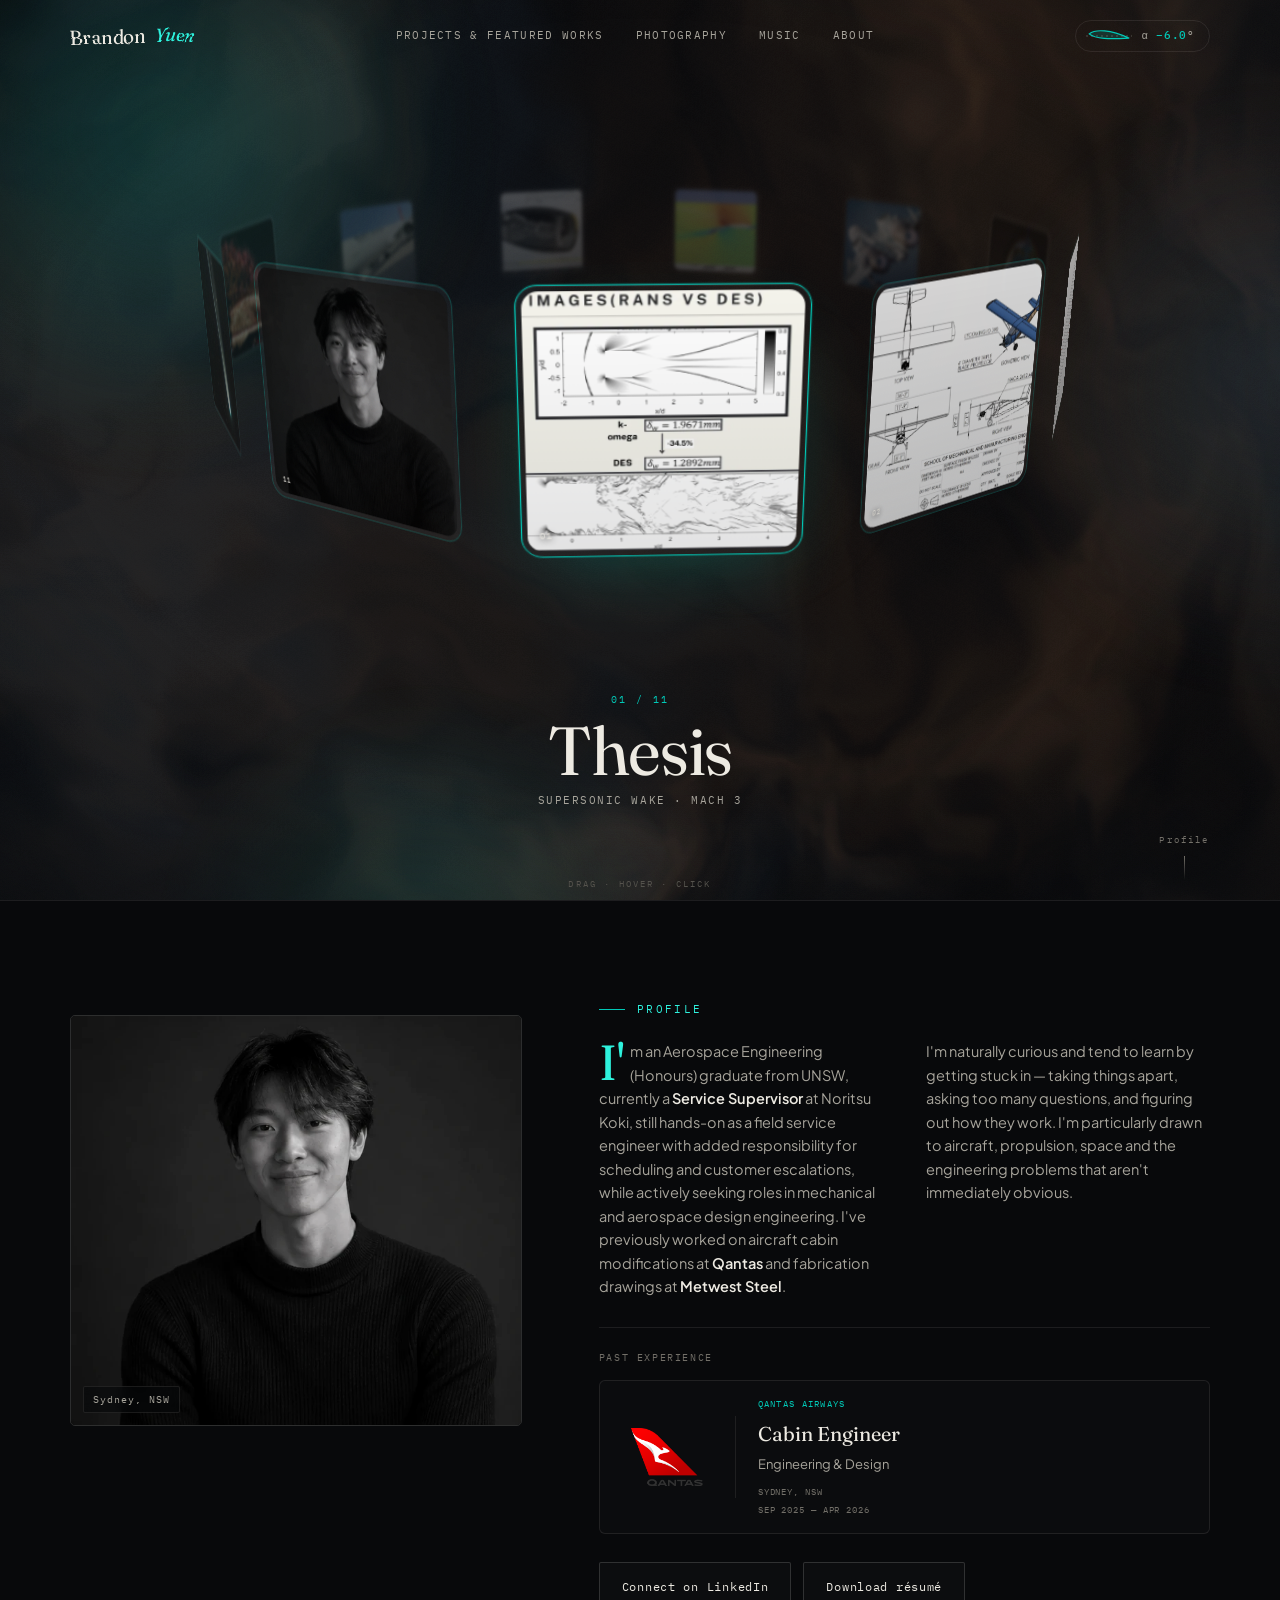
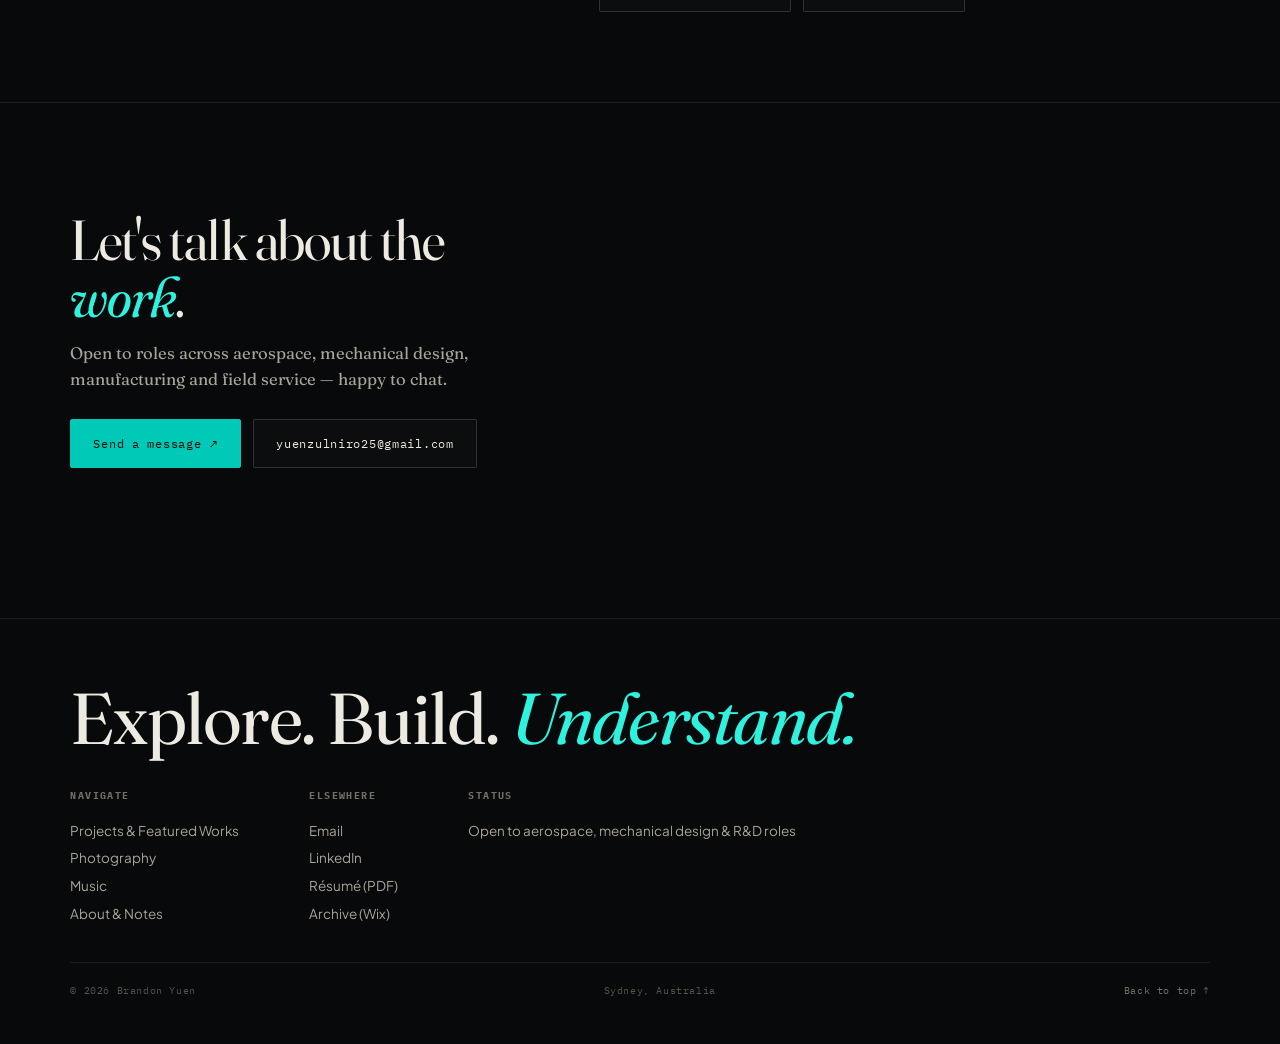
<file: index.html>
<!DOCTYPE html>
<html lang="en">
<head>
<meta charset="UTF-8">
<meta name="viewport" content="width=device-width, initial-scale=1.0">
<link rel="shortcut icon" href="WEBP/Brandon.jpg" type="image/x-icon">
<title>Brandon Yuen — Aerospace &amp; Mechanical Engineer</title>
<meta name="description" content="Portfolio of Tsan Hoi Zulniro (Brandon) Yuen — Aerospace &amp; Mechanical Engineer. UNSW BE (Honours) Aerospace Engineering graduate.">
<link rel="canonical" href="https://1n0nly-ily.github.io/brandon-portfolio/">

<!-- Open Graph — LinkedIn / Facebook / Slack link previews -->
<meta property="og:type" content="website">
<meta property="og:site_name" content="Brandon Yuen">
<meta property="og:url" content="https://1n0nly-ily.github.io/brandon-portfolio/">
<meta property="og:title" content="Brandon Yuen — Aerospace &amp; Mechanical Engineer">
<meta property="og:description" content="Portfolio of Tsan Hoi Zulniro (Brandon) Yuen — Aerospace &amp; Mechanical Engineer. UNSW BE (Honours) Aerospace Engineering graduate.">
<meta property="og:image" content="https://1n0nly-ily.github.io/brandon-portfolio/WEBP/og-share-image.jpg">
<meta property="og:image:type" content="image/jpeg">
<meta property="og:image:width" content="1200">
<meta property="og:image:height" content="630">
<meta property="og:image:alt" content="Brandon Yuen — Aerospace &amp; Mechanical Engineer, with a CFD velocity contour">
<meta property="og:locale" content="en_AU">

<!-- Twitter / X card -->
<meta name="twitter:card" content="summary_large_image">
<meta name="twitter:title" content="Brandon Yuen — Aerospace &amp; Mechanical Engineer">
<meta name="twitter:description" content="Portfolio of Tsan Hoi Zulniro (Brandon) Yuen — Aerospace &amp; Mechanical Engineer. UNSW BE (Honours) Aerospace Engineering graduate.">
<meta name="twitter:image" content="https://1n0nly-ily.github.io/brandon-portfolio/WEBP/og-share-image.jpg">

<script>document.documentElement.classList.add('js');</script>
<noscript><style>#loader{display:none!important}.stage,.reveal{opacity:1!important;transform:none!important}.ring__item{filter:none!important;opacity:1!important}</style></noscript>

<link rel="preconnect" href="https://fonts.googleapis.com">
<link rel="preconnect" href="https://fonts.gstatic.com" crossorigin>
<link rel="preload" as="style" href="https://fonts.googleapis.com/css2?family=Fraunces:ital,opsz,wght@0,9..144,400;0,9..144,500;1,9..144,400&family=IBM+Plex+Mono:wght@400;500&family=Plus+Jakarta+Sans:wght@400;500;600&display=swap" onload="this.onload=null;this.rel='stylesheet'">
<noscript><link rel="stylesheet" href="https://fonts.googleapis.com/css2?family=Fraunces:ital,opsz,wght@0,9..144,400;0,9..144,500;1,9..144,400&family=IBM+Plex+Mono:wght@400;500&family=Plus+Jakarta+Sans:wght@400;500;600&display=swap"></noscript>
<link rel="stylesheet" href="redesign-assets/css/core.css">
</head>
<body data-page="index.html">

<!-- ============================================================
     LOADING CURTAIN
     ============================================================ -->
<div class="loader" id="loader" role="status" aria-live="polite" aria-label="Loading">
  <div class="loader__top">
    <span class="loader__label">Brandon Yuen — Portfolio</span>
    <span class="loader__label">Sydney, AU</span>
  </div>
  <div class="loader__mid">
    <span class="loader__word"><span>Explore.</span></span>
    <span class="loader__word"><span>Build.</span></span>
    <span class="loader__word"><span><em>Understand.</em></span></span>
  </div>
  <div class="loader__bottom">
    <span class="loader__count"><b>000</b><sup>%</sup></span>
    <span class="loader__status">Initialising</span>
  </div>
  <span class="loader__bar"></span>
</div>

<div class="grain" aria-hidden="true"></div>

<!-- liquid-logo displacement filters -->
<svg class="svg-defs" width="0" height="0" aria-hidden="true" focusable="false" style="position:absolute">
  <filter id="liquid" x="-30%" y="-30%" width="160%" height="160%">
    <feTurbulence type="fractalNoise" baseFrequency="0.010 0.018" numOctaves="2" seed="7" result="n">
      <animate attributeName="baseFrequency" dur="18s" values="0.010 0.018; 0.019 0.012; 0.010 0.018" repeatCount="indefinite"/>
    </feTurbulence>
    <feDisplacementMap in="SourceGraphic" in2="n" xChannelSelector="R" yChannelSelector="G" scale="7">
      <animate attributeName="scale" dur="9s" values="4;9;4" repeatCount="indefinite"/>
    </feDisplacementMap>
  </filter>
  <filter id="liquidHover" x="-40%" y="-40%" width="180%" height="180%">
    <feTurbulence type="fractalNoise" baseFrequency="0.014 0.02" numOctaves="2" seed="7" result="n">
      <animate attributeName="baseFrequency" dur="6s" values="0.014 0.02; 0.026 0.016; 0.014 0.02" repeatCount="indefinite"/>
    </feTurbulence>
    <feDisplacementMap in="SourceGraphic" in2="n" xChannelSelector="R" yChannelSelector="G" scale="14">
      <animate attributeName="scale" dur="3.4s" values="9;16;9" repeatCount="indefinite"/>
    </feDisplacementMap>
  </filter>
</svg>

<!-- ============================================================
     HEADER
     ============================================================ -->
<header class="site-header">
  <a class="brandmark" href="index.html"><b>Brandon</b><i>Yuen</i></a>
  <nav class="hnav" aria-label="Primary">
    <a href="work.html">Projects &amp; Featured Works</a>
    <a href="photography.html">Photography</a>
    <a href="music.html">Music</a>
    <a href="about.html">About</a>
  </nav>
  <span class="aoa" aria-hidden="true" title="Angle of attack: the wing pitches with how fast you scroll"><svg viewBox="0 0 46 18" width="46" height="18"><line class="aoa__wind" x1="0" y1="9" x2="46" y2="9"/><g class="aoa__foil"><path d="M3 9 C9 3.2 24 2.6 43 9 C24 12.2 10 13.6 3 9Z"/></g></svg><span class="aoa__txt">&alpha; <b>+0.0</b>&deg;</span></span>
  <button class="hmenu" aria-expanded="false" aria-label="Open menu">
    <span class="hmenu__label hmenu__label--open">Menu</span>
    <span class="hmenu__label hmenu__label--close">Close</span>
  </button>
</header>

<nav class="mnav" aria-label="Mobile">
  <a href="work.html">Projects &amp; Featured Works</a>
  <a href="photography.html">Photography</a>
  <a href="music.html">Music</a>
  <a href="about.html">About &amp; Notes</a>
</nav>

<main>

  <!-- ==========================================================
       RING STAGE — the media carousel IS the index
       ========================================================== -->
  <section class="ringstage" aria-label="Portfolio index">
    <div class="ring-shader" aria-hidden="true"><span></span><span></span><span></span><span></span></div>
    <div class="ring-viewport" id="ring-viewport">
      <div class="ring" id="ring">

        <a class="ring__item" href="work.html#research-thesis"
           data-name="Thesis" data-desc="Supersonic wake · Mach 3"
           aria-label="Thesis — supersonic bluff-body wake at Mach 3">
          <span class="ring__card"><span class="ring__media">
            <img src="WEBP/thesis/schlieren-des-vs-rans.webp" alt="" decoding="async">
          </span>
          <span class="ring__tag">01</span>
          </span>
        </a>

        <a class="ring__item" href="work.html#aero4110"
           data-name="Kit-Plane" data-desc="Two-seat aircraft design"
           aria-label="AERO4110 — kit-plane aircraft design">
          <span class="ring__card"><span class="ring__media">
            <img src="WEBP/AERO4110 Photos/EngDrawing.webp" alt="" decoding="async">
          </span>
          <span class="ring__tag">02</span>
          </span>
        </a>

        <a class="ring__item" href="work.html#mech4620"
           data-name="Heat Exchanger" data-desc="MECH4620 · thermal design"
           aria-label="MECH4620 — heat exchanger design">
          <span class="ring__card"><span class="ring__media">
            <img src="WEBP/MECH4620/Pic17.webp" alt="" decoding="async">
          </span>
          <span class="ring__tag">03</span>
          </span>
        </a>

        <a class="ring__item" href="work.html#space-debris"
           data-name="Space Debris" data-desc="Orbital rendezvous mission"
           aria-label="Space debris removal — mission planning">
          <span class="ring__card"><span class="ring__media">
            <img src="WEBP/AERO9500/Orbit.webp" alt="" decoding="async">
          </span>
          <span class="ring__tag">04</span>
          </span>
        </a>

        <a class="ring__item" href="work.html#thrust-vectoring"
           data-name="Thrust Vectoring" data-desc="Engine thrust control systems"
           aria-label="Thrust vectoring — engine design and control">
          <span class="ring__card"><span class="ring__media">
            <img src="WEBP/Grid Photos/Thrust-Vectoring-1.webp" alt="" decoding="async">
          </span>
          <span class="ring__tag">05</span>
          </span>
        </a>

        <a class="ring__item" href="work.html#cfd"
           data-name="CFD" data-desc="Flow · wake · pressure fields"
           aria-label="Computational Fluid Dynamics">
          <span class="ring__card"><span class="ring__media">
            <img src="WEBP/CFD/Velocity.webp" alt="" decoding="async">
          </span>
          <span class="ring__tag">06</span>
          </span>
        </a>

        <a class="ring__item" href="work.html#cad"
           data-name="CAD" data-desc="Engines · parts · drawings"
           aria-label="CAD and mechanical design">
          <span class="ring__card"><span class="ring__media">
            <img src="WEBP/CAD/Finished.webp" alt="" decoding="async">
          </span>
          <span class="ring__tag">07</span>
          </span>
        </a>

        <a class="ring__item" href="work.html#qantas"
           data-name="Qantas" data-desc="Cabin engineering &amp; drafting"
           aria-label="Qantas — cabin engineer, design and drafting">
          <span class="ring__card"><span class="ring__media">
            <img src="WEBP/Qantas Work/IMG_1244.webp" alt="" decoding="async">
          </span>
          <span class="ring__tag">08</span>
          </span>
        </a>

        <a class="ring__item" href="photography.html"
           data-name="Photography" data-desc="35mm · digital · travel"
           aria-label="Photography">
          <span class="ring__card"><span class="ring__media">
            <img src="WEBP/Photography/30XT3426.webp" alt="" decoding="async">
          </span>
          <span class="ring__tag">09</span>
          </span>
        </a>

        <a class="ring__item" href="music.html"
           data-name="Music" data-desc="Original production &amp; flips"
           aria-label="Music production">
          <span class="ring__card"><span class="ring__media">
            <img src="WEBP/Music Production/1.webp" alt="" decoding="async">
          </span>
          <span class="ring__tag">10</span>
          </span>
        </a>

        <a class="ring__item" href="about.html"
           data-name="About &amp; Notes" data-desc="Background · notepad · contact"
           aria-label="About, notepad and contact">
          <span class="ring__card"><span class="ring__media">
            <img src="WEBP/brandon-portrait.webp" alt="" decoding="async">
          </span>
          <span class="ring__tag">11</span>
          </span>
        </a>
      </div>
    </div>

    <div class="ring-label" id="ring-label" aria-live="polite">
      <span class="ring-label__no">01 / 11</span>
      <span class="ring-label__name">Thesis</span>
      <span class="ring-label__desc">Supersonic wake · Mach 3</span>
    </div>

    <div class="ring-hint" aria-hidden="true">Drag · hover · click</div>
    <a class="scrollcue" href="#profile" aria-label="Scroll to profile"><span>Profile</span><i></i></a>
  </section>

  <!-- ==========================================================
       PROFILE  (context for anyone who scrolls)
       ========================================================== -->
  <section class="profile-sec shell" id="profile">
    <div class="profile-grid">
      <figure class="profile-portrait reveal" data-parallax="6">
        <img src="WEBP/brandon-portrait.webp" alt="Brandon Yuen" loading="lazy">
        <figcaption>Sydney, NSW</figcaption>
      </figure>

      <div class="profile-body reveal">
        <span class="kicker">Profile</span>
        <div class="prose">
          <p class="lead">I'm an Aerospace Engineering (Honours) graduate from UNSW, currently a <b>Service Supervisor</b> at Noritsu Koki, still hands-on as a field service engineer with added responsibility for scheduling and customer escalations, while actively seeking roles in mechanical and aerospace design engineering. I've previously worked on aircraft cabin modifications at <b>Qantas</b> and fabrication drawings at <b>Metwest Steel</b>.</p>
          <p>I'm naturally curious and tend to learn by getting stuck in — taking things apart, asking too many questions, and figuring out how they work. I'm particularly drawn to aircraft, propulsion, space and the engineering problems that aren't immediately obvious.</p>
        </div>

        <div class="exp-block">
          <div class="intro-label">Past experience</div>
          <div class="experience-card">
            <div class="company-logo">
              <img src="WEBP/Qantas Work/Qantas-Logo.png" alt="Qantas Airways" loading="lazy">
            </div>
            <div class="experience-info">
              <div class="experience-company">Qantas Airways</div>
              <h3>Cabin Engineer</h3>
              <div class="experience-role">Engineering &amp; Design</div>
              <div class="experience-location">Sydney, NSW</div>
              <div class="experience-date">Sep 2025 — Apr 2026</div>
            </div>
          </div>
        </div>

        <div class="btn-row" style="margin-top:28px">
          <a class="btn" href="https://www.linkedin.com/in/brandon-yuen-engineer" target="_blank" rel="noopener">Connect on LinkedIn</a>
          <a class="btn" href="resume.pdf" target="_blank" rel="noopener">Download résumé</a>
        </div>
      </div>
    </div>
  </section>

  <!-- ==========================================================
       CONTACT CTA  (full form now lives on About & Notes)
       ========================================================== -->
  <section class="contact-sec shell" id="contact">
    <div class="contact-head reveal">
      <h2 class="display d-2">Let's talk about the <em>work</em>.</h2>
      <p class="standfirst">Open to roles across aerospace, mechanical design, manufacturing and field service — happy to chat.</p>
      <div class="btn-row" style="margin-top:26px">
        <a class="btn primary" href="about.html#contact">Send a message <span aria-hidden="true">↗</span></a>
        <a class="btn" href="mailto:yuenzulniro25@gmail.com">yuenzulniro25@gmail.com</a>
      </div>
    </div>
  </section>

</main>

<!-- ============================================================
     FOOTER
     ============================================================ -->
<footer class="site-footer">
  <p class="foot-big reveal">Explore. Build. <em>Understand.</em></p>
  <div class="foot-cols">
    <div class="foot-col">
      <h4>Navigate</h4>
      <a href="work.html">Projects &amp; Featured Works</a>
      <a href="photography.html">Photography</a>
      <a href="music.html">Music</a>
      <a href="about.html">About &amp; Notes</a>
    </div>
    <div class="foot-col">
      <h4>Elsewhere</h4>
      <a href="mailto:yuenzulniro25@gmail.com">Email</a>
      <a href="https://www.linkedin.com/in/brandon-yuen-engineer" target="_blank" rel="noopener">LinkedIn</a>
      <a href="resume.pdf" target="_blank" rel="noopener">Résumé (PDF)</a>
      <a href="https://brand0nyuen.wixsite.com/portfolio" target="_blank" rel="noopener">Archive (Wix)</a>
    </div>
    <div class="foot-col">
      <h4>Status</h4>
      <a href="mailto:yuenzulniro25@gmail.com">Open to aerospace, mechanical design &amp; R&amp;D roles</a>
    </div>
  </div>
  <div class="foot-fine">
    <span>© 2026 Brandon Yuen</span>
    <span>Sydney, Australia</span>
    <a class="totop" href="#top">Back to top &uarr;</a>
  </div>
</footer>

<script src="redesign-assets/vendor/gsap.min.js"></script>
<script src="redesign-assets/vendor/ScrollTrigger.min.js"></script>
<script src="redesign-assets/js/app.js"></script>
<script src="redesign-assets/js/shader-bg.js"></script>
<script src="redesign-assets/js/ring.js"></script>
</body>
</html>
</file>
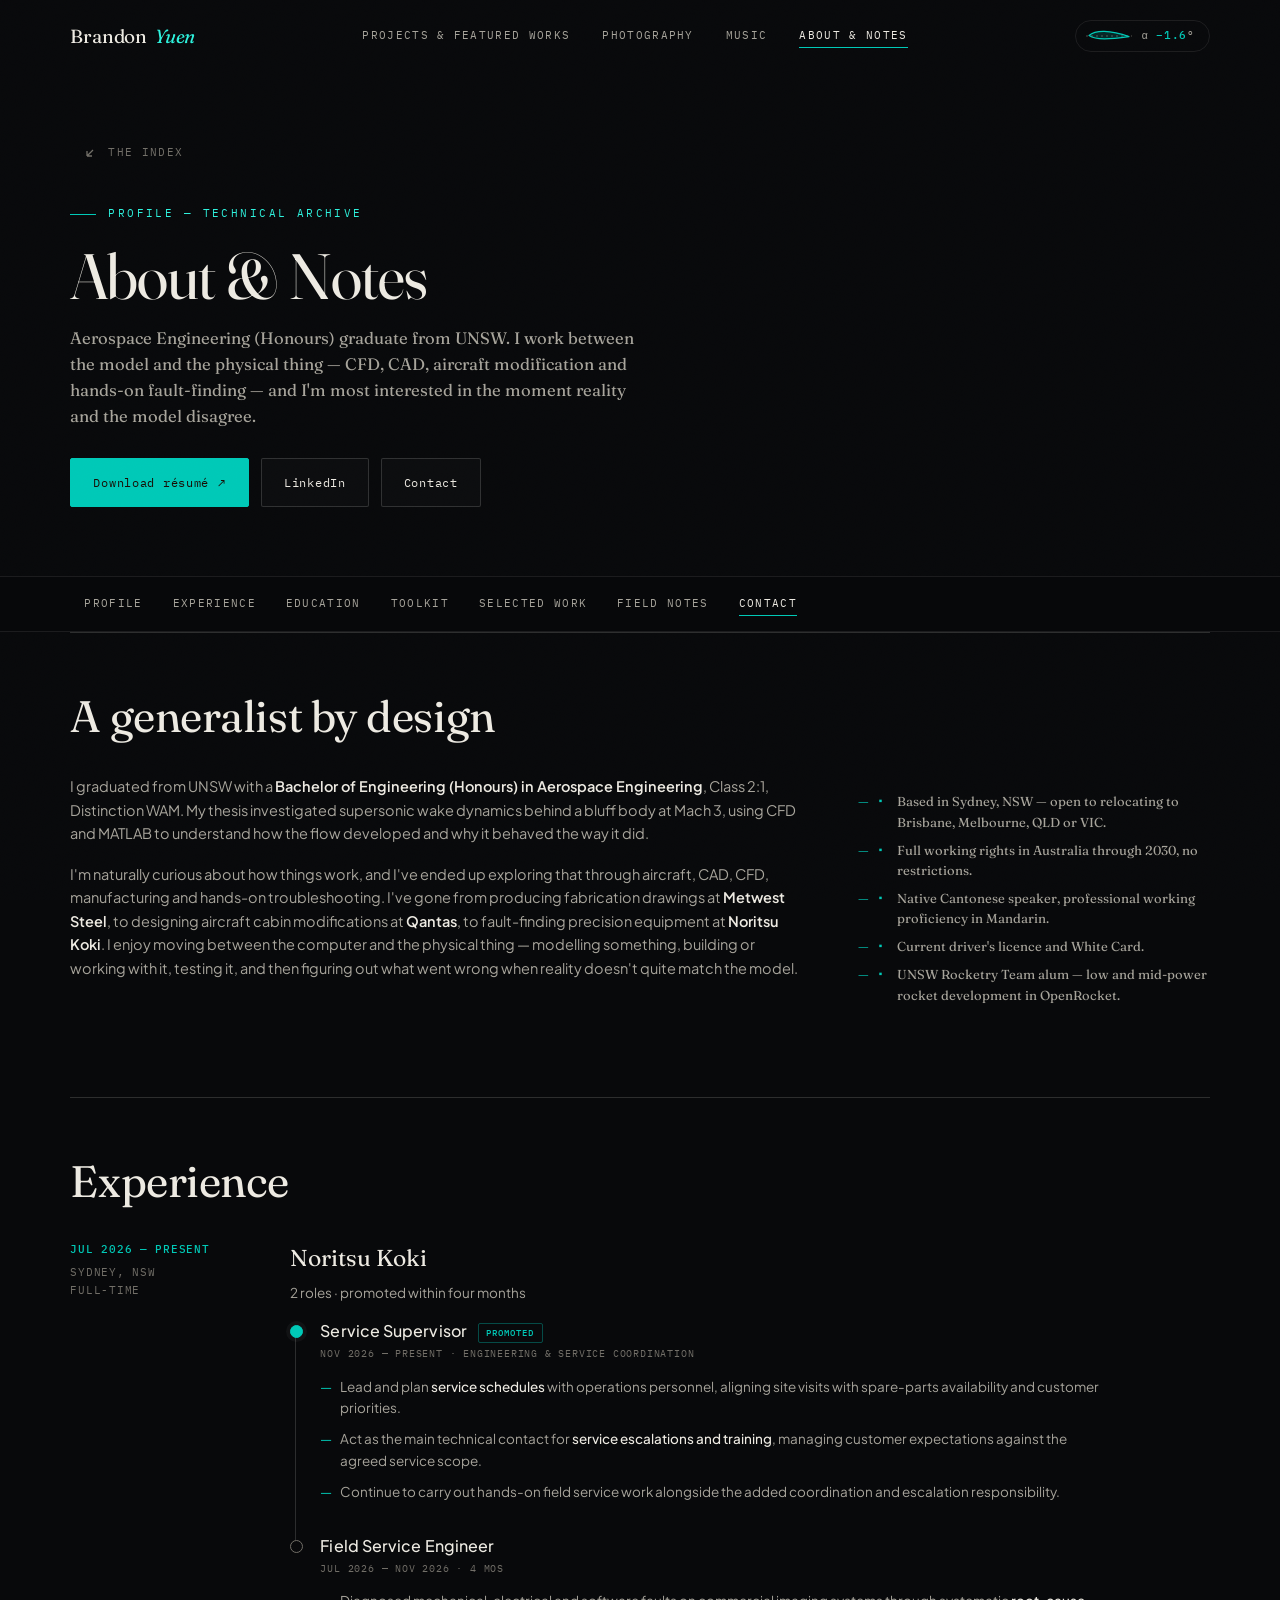
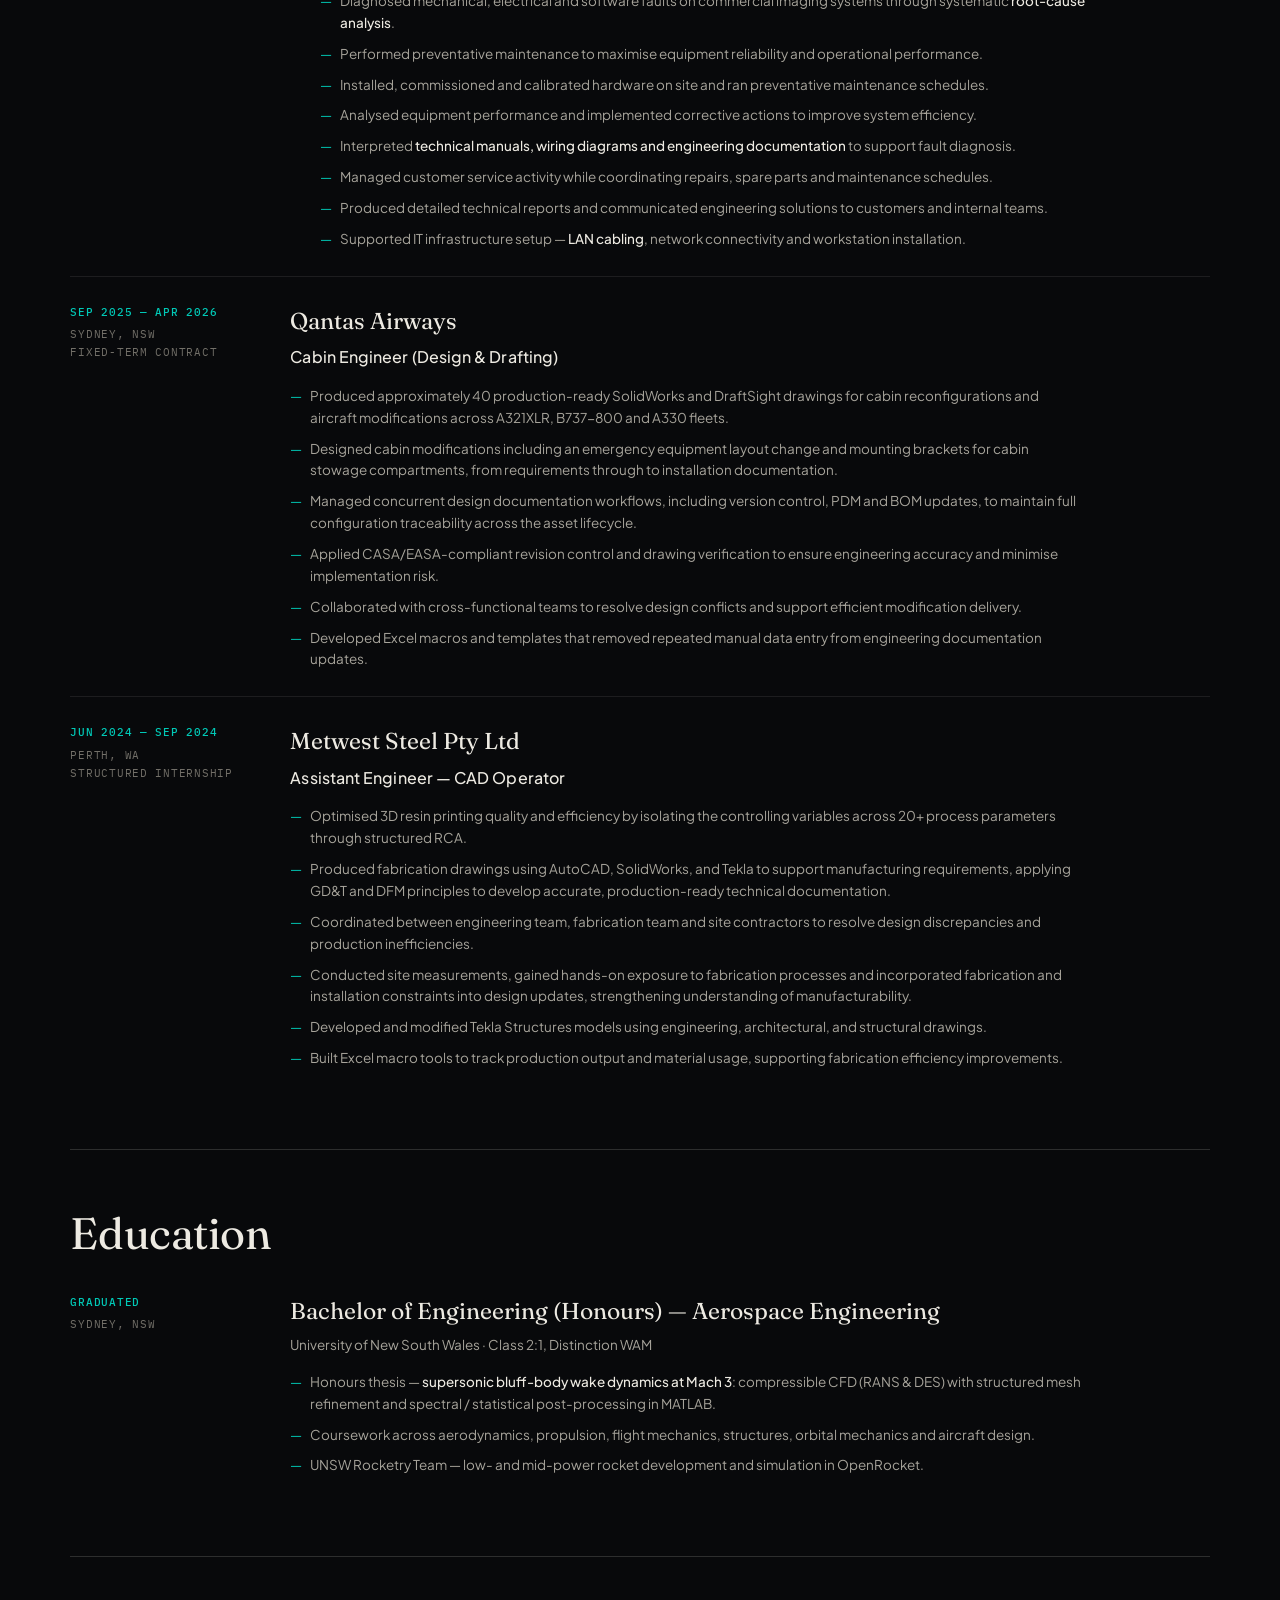
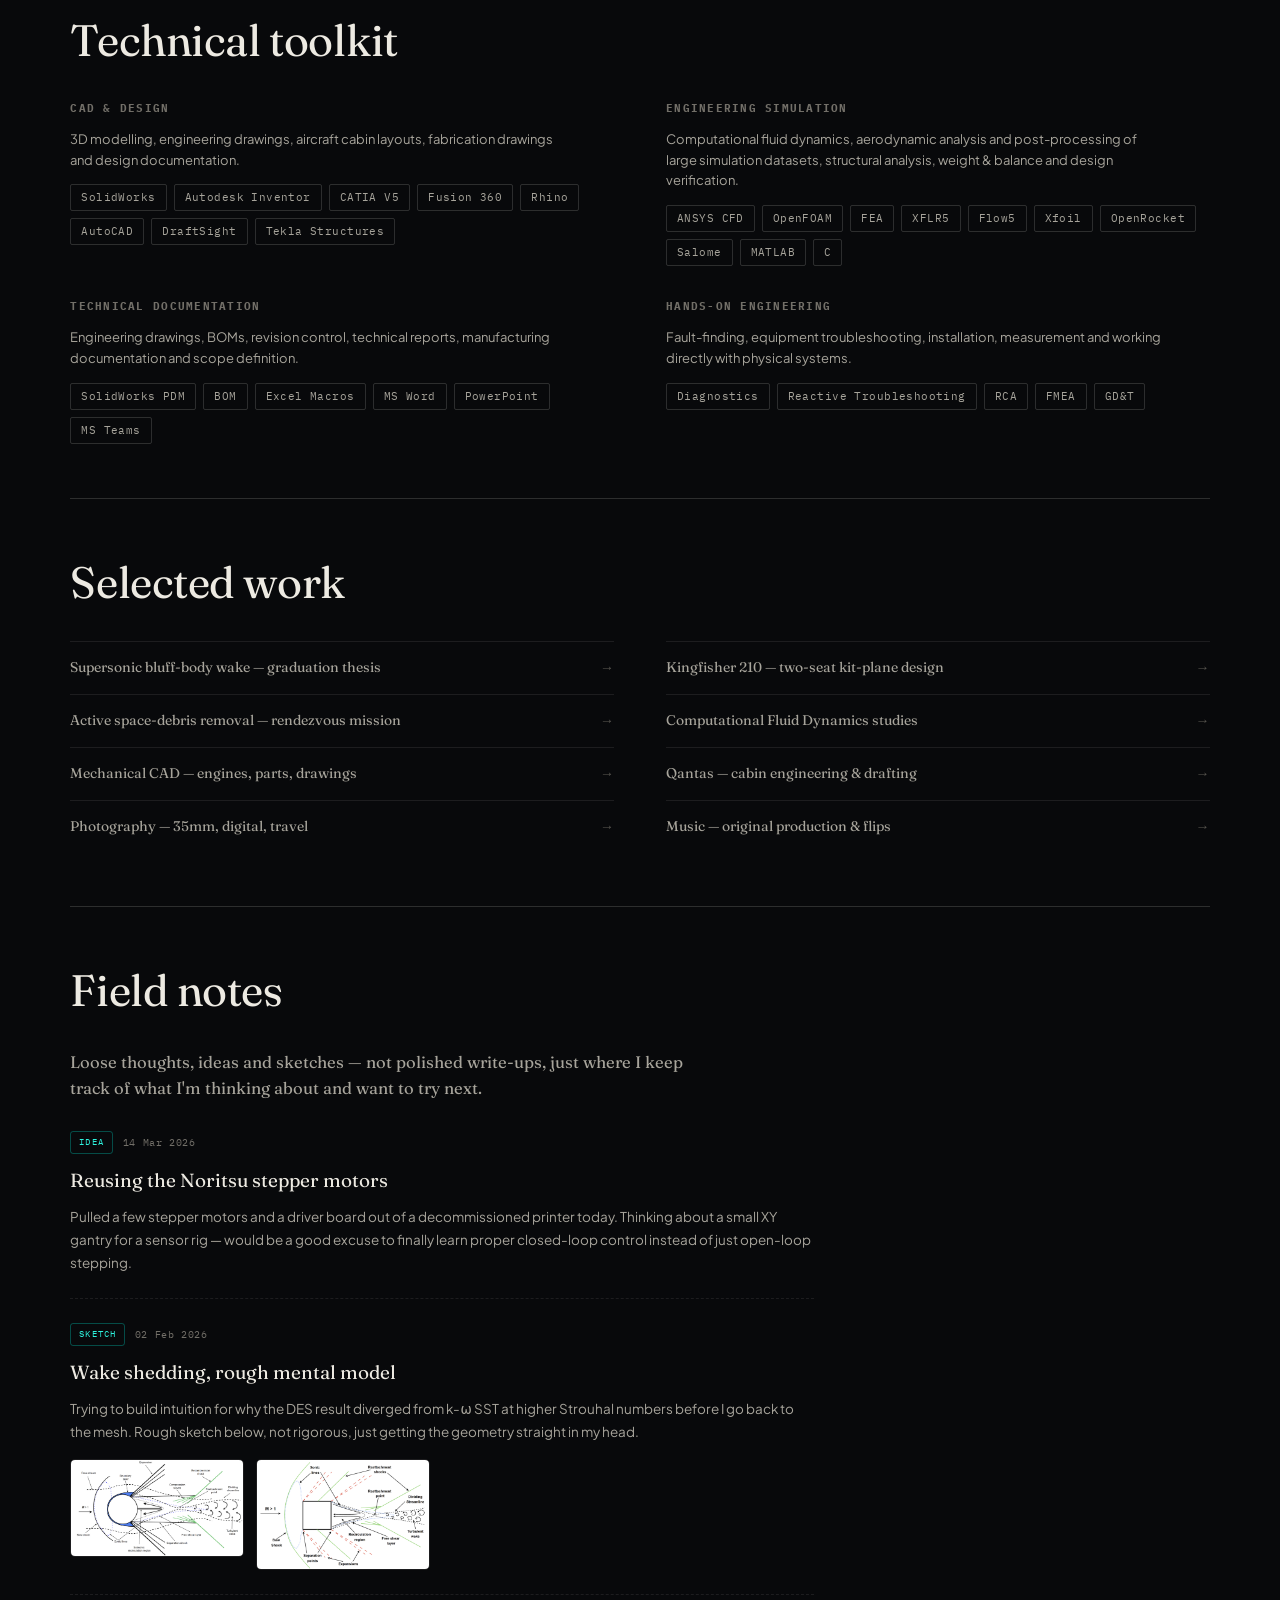
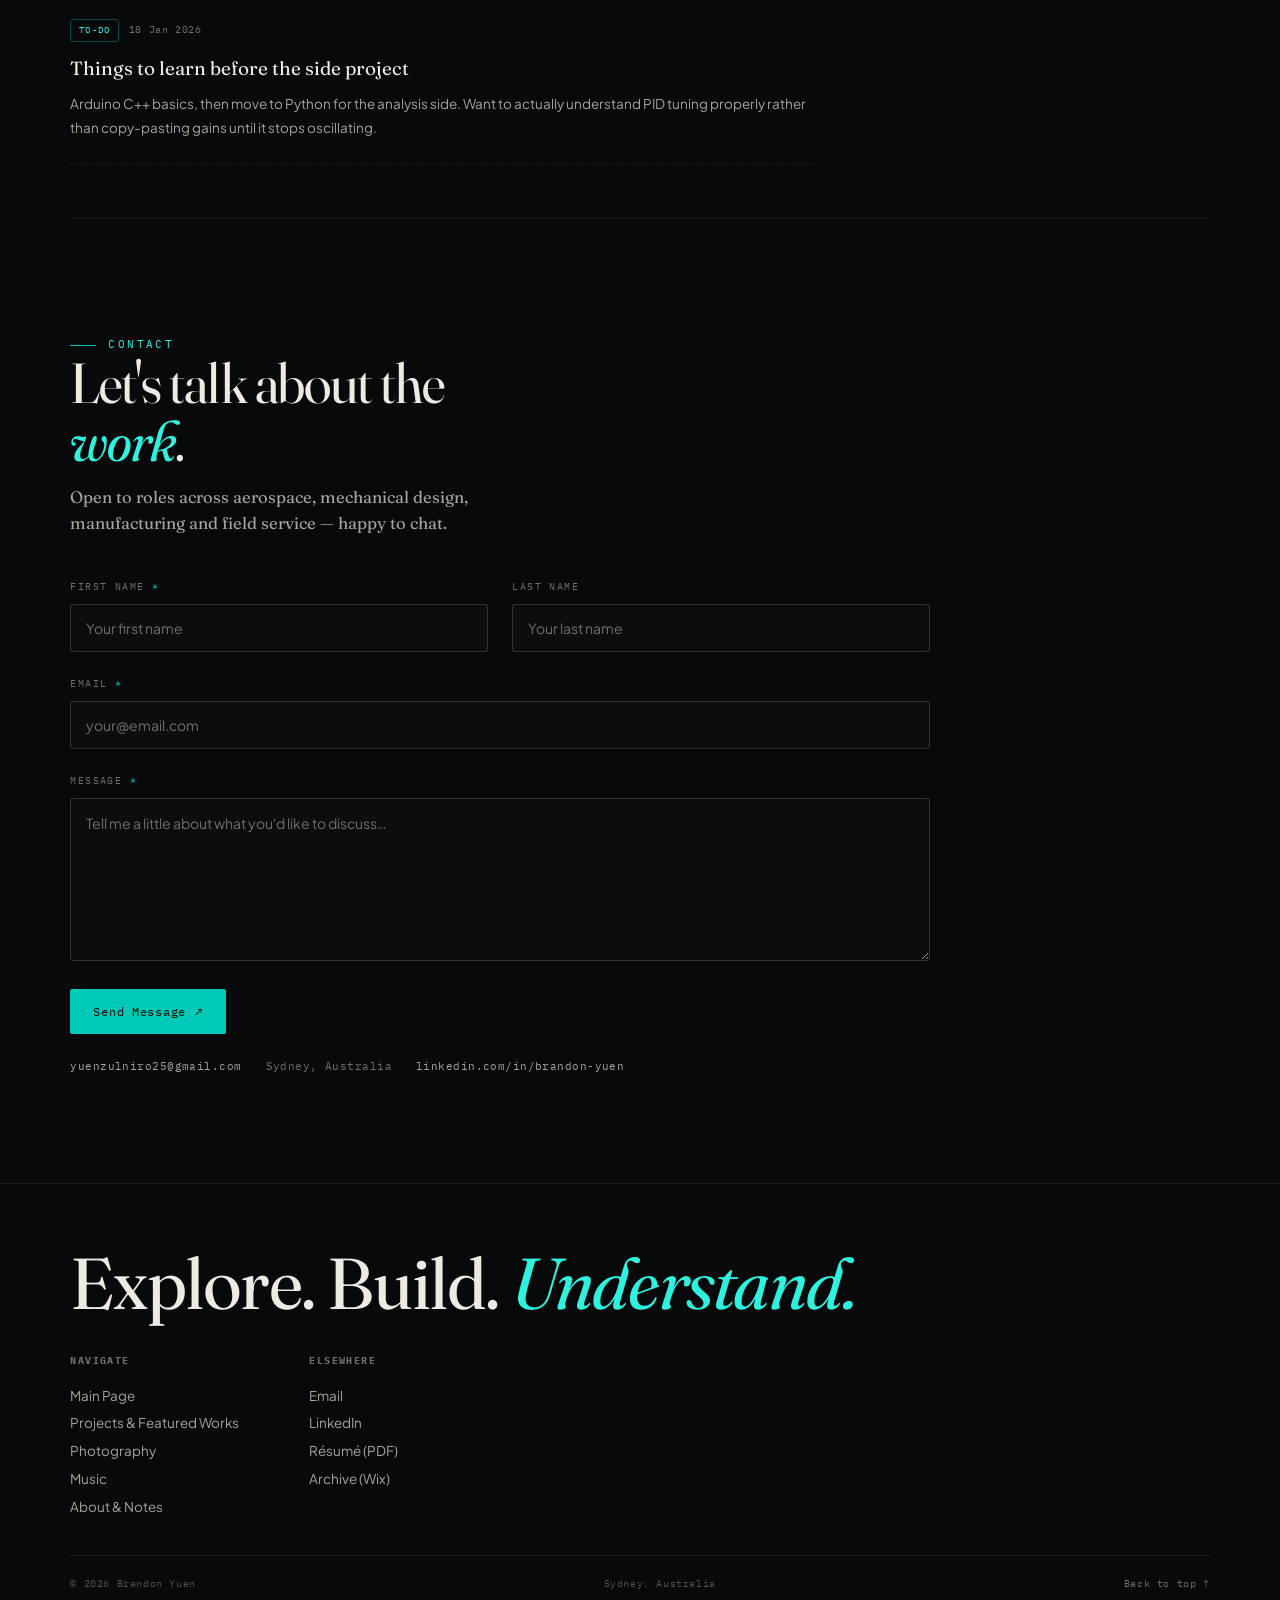
<file: about.html>
<!DOCTYPE html>
<html lang="en">
<head>
<meta charset="UTF-8">
<meta name="viewport" content="width=device-width, initial-scale=1.0">
<link rel="shortcut icon" href="WEBP/Brandon.jpg" type="image/x-icon">
<title>About &amp; Notes — Brandon Yuen</title>
<meta name="description" content="Brandon Yuen — Aerospace &amp; Mechanical Engineer. Background, professional experience, education, technical toolkit, selected work, field notes and contact.">
<link rel="canonical" href="https://1n0nly-ily.github.io/brandon-portfolio/about.html">

<!-- Open Graph — LinkedIn / Facebook / Slack link previews -->
<meta property="og:type" content="website">
<meta property="og:site_name" content="Brandon Yuen">
<meta property="og:url" content="https://1n0nly-ily.github.io/brandon-portfolio/about.html">
<meta property="og:title" content="About &amp; Notes — Brandon Yuen">
<meta property="og:description" content="Brandon Yuen — Aerospace &amp; Mechanical Engineer. Background, professional experience, education, technical toolkit, selected work, field notes and contact.">
<meta property="og:image" content="https://1n0nly-ily.github.io/brandon-portfolio/WEBP/og-share-image.jpg">
<meta property="og:image:type" content="image/jpeg">
<meta property="og:image:width" content="1200">
<meta property="og:image:height" content="630">
<meta property="og:image:alt" content="Brandon Yuen — Aerospace &amp; Mechanical Engineer, with a CFD velocity contour">
<meta property="og:locale" content="en_AU">

<!-- Twitter / X card -->
<meta name="twitter:card" content="summary_large_image">
<meta name="twitter:title" content="About &amp; Notes — Brandon Yuen">
<meta name="twitter:description" content="Brandon Yuen — Aerospace &amp; Mechanical Engineer. Background, professional experience, education, technical toolkit, selected work, field notes and contact.">
<meta name="twitter:image" content="https://1n0nly-ily.github.io/brandon-portfolio/WEBP/og-share-image.jpg">

<script>document.documentElement.classList.add('js');</script>
<noscript><style>#loader{display:none!important}.stage,.reveal{opacity:1!important;transform:none!important}</style></noscript>

<link rel="preconnect" href="https://fonts.googleapis.com">
<link rel="preconnect" href="https://fonts.gstatic.com" crossorigin>
<link rel="preload" as="style" href="https://fonts.googleapis.com/css2?family=Fraunces:ital,opsz,wght@0,9..144,400;0,9..144,500;1,9..144,400&family=IBM+Plex+Mono:wght@400;500&family=Plus+Jakarta+Sans:wght@400;500;600&display=swap" onload="this.onload=null;this.rel='stylesheet'">
<noscript><link rel="stylesheet" href="https://fonts.googleapis.com/css2?family=Fraunces:ital,opsz,wght@0,9..144,400;0,9..144,500;1,9..144,400&family=IBM+Plex+Mono:wght@400;500&family=Plus+Jakarta+Sans:wght@400;500;600&display=swap"></noscript>
<link rel="stylesheet" href="redesign-assets/css/core.css">
</head>
<body data-page="about.html">

<div class="loader" id="loader" role="status" aria-live="polite" aria-label="Loading">
  <div class="loader__top">
    <span class="loader__label">Brandon Yuen — About</span>
    <span class="loader__label">Sydney, AU</span>
  </div>
  <div class="loader__mid">
    <span class="loader__word"><span>Archive</span></span>
  </div>
  <div class="loader__bottom">
    <span class="loader__count"><b>000</b><sup>%</sup></span>
    <span class="loader__status">Initialising</span>
  </div>
  <span class="loader__bar"></span>
</div>

<div class="grain" aria-hidden="true"></div>
<div class="railtrack" aria-hidden="true"><i></i></div>

<header class="site-header">
  <a class="brandmark" href="index.html"><b>Brandon</b><i>Yuen</i></a>
  <nav class="hnav" aria-label="Primary">
    <a href="work.html">Projects &amp; Featured Works</a>
    <a href="photography.html">Photography</a>
    <a href="music.html">Music</a>
    <a href="about.html">About &amp; Notes</a>
  </nav>
  <span class="aoa" aria-hidden="true" title="Angle of attack: the wing pitches with how fast you scroll"><svg viewBox="0 0 46 18" width="46" height="18"><line class="aoa__wind" x1="0" y1="9" x2="46" y2="9"/><g class="aoa__foil"><path d="M3 9 C9 3.2 24 2.6 43 9 C24 12.2 10 13.6 3 9Z"/></g></svg><span class="aoa__txt">&alpha; <b>+0.0</b>&deg;</span></span>
  <button class="hmenu" aria-expanded="false" aria-label="Open menu">
    <span class="hmenu__label hmenu__label--open">Menu</span>
    <span class="hmenu__label hmenu__label--close">Close</span>
  </button>
</header>

<nav class="mnav" aria-label="Mobile">
  <a href="work.html">Projects &amp; Featured Works</a>
  <a href="photography.html">Photography</a>
  <a href="music.html">Music</a>
  <a href="about.html">About &amp; Notes</a>
</nav>

<main class="shell">

  <!-- ===== masthead ===== -->
  <section class="page-top" id="top">
    <a class="back-link" href="index.html"><svg viewBox="0 0 12 12" fill="none"><path d="M9 3 3 9M3 9h5M3 9V4" stroke="currentColor" stroke-width="1.3"/></svg> The Index</a>
    <span class="kicker stage">Profile — Technical Archive</span>
    <h1 class="display d-1 stage">About &amp; Notes</h1>
    <p class="standfirst stage">Aerospace Engineering (Honours) graduate from UNSW. I work between the model and the physical thing — CFD, CAD, aircraft modification and hands-on fault-finding — and I'm most interested in the moment reality and the model disagree.</p>
    <div class="btn-row about-actions stage">
      <a class="btn primary" href="resume.pdf" target="_blank" rel="noopener">Download résumé <span aria-hidden="true">↗</span></a>
      <a class="btn" href="https://www.linkedin.com/in/brandon-yuen-engineer" target="_blank" rel="noopener">LinkedIn</a>
      <a class="btn" href="#contact">Contact</a>
    </div>
  </section>

  <nav class="hnav chapter-nav" aria-label="On this page">
    <a href="#profile" data-spy-target="profile">Profile</a>
    <a href="#experience" data-spy-target="experience">Experience</a>
    <a href="#education" data-spy-target="education">Education</a>
    <a href="#toolkit" data-spy-target="toolkit">Toolkit</a>
    <a href="#selected-work" data-spy-target="selected-work">Selected work</a>
    <a href="#notes" data-spy-target="notes">Field notes</a>
    <a href="#contact" data-spy-target="contact">Contact</a>
  </nav>

  <!-- ========================================================
       PROFILE
       ======================================================== -->
  <article class="article article--cv" id="profile" data-spy>
    <h2 class="reveal">A generalist by design</h2>
    <div class="article__lede reveal">
      <div class="prose">
        <p>I graduated from UNSW with a <strong>Bachelor of Engineering (Honours) in Aerospace Engineering</strong>, Class 2:1, Distinction WAM. My thesis investigated supersonic wake dynamics behind a bluff body at Mach 3, using CFD and MATLAB to understand how the flow developed and why it behaved the way it did.</p>
        <p>I'm naturally curious about how things work, and I've ended up exploring that through aircraft, CAD, CFD, manufacturing and hands-on troubleshooting. I've gone from producing fabrication drawings at <strong>Metwest Steel</strong>, to designing aircraft cabin modifications at <strong>Qantas</strong>, to fault-finding precision equipment at <strong>Noritsu Koki</strong>. I enjoy moving between the computer and the physical thing — modelling something, building or working with it, testing it, and then figuring out what went wrong when reality doesn't quite match the model.</p>
      </div>
      <div>
        <ul class="cv-facts">
          <li><i>&#9642;</i>Based in Sydney, NSW — open to relocating to Brisbane, Melbourne, QLD or VIC.</li>
          <li><i>&#9642;</i>Full working rights in Australia through 2030, no restrictions.</li>
          <li><i>&#9642;</i>Native Cantonese speaker, professional working proficiency in Mandarin.</li>
          <li><i>&#9642;</i>Current driver's licence and White Card.</li>
          <li><i>&#9642;</i>UNSW Rocketry Team alum — low and mid-power rocket development in OpenRocket.</li>
        </ul>
      </div>
    </div>
  </article>

  <!-- ========================================================
       EXPERIENCE
       ======================================================== -->
  <article class="article article--cv" id="experience" data-spy>
    <h2 class="reveal">Experience</h2>

    <div class="cv-row reveal">
      <div class="cv-row__rail"><b>Jul 2026 — Present</b>Sydney, NSW<br>Full-time</div>
      <div>
        <div class="cv-row__role">Noritsu Koki</div>
        <div class="cv-row__org">2 roles · promoted within four months</div>

        <ol class="cv-track">
          <!-- example wording for the new role: edit freely -->
          <li class="cv-track__item is-current">
            <div class="cv-row__job">Service Supervisor <span class="cv-track__tag">Promoted</span></div>
            <div class="cv-track__meta">Nov 2026 — Present · Engineering &amp; service coordination</div>
            <ul class="cv-list">
              <li>Lead and plan <b>service schedules</b> with operations personnel, aligning site visits with spare-parts availability and customer priorities.</li>
              <li>Act as the main technical contact for <b>service escalations and training</b>, managing customer expectations against the agreed service scope.</li>
              <li>Continue to carry out hands-on field service work alongside the added coordination and escalation responsibility.</li>
            </ul>
          </li>

          <li class="cv-track__item">
            <div class="cv-row__job">Field Service Engineer</div>
            <div class="cv-track__meta">Jul 2026 — Nov 2026 · 4 mos</div>
            <ul class="cv-list">
              <li>Diagnosed mechanical, electrical and software faults on commercial imaging systems through systematic <b>root-cause analysis</b>.</li>
              <li>Performed preventative maintenance to maximise equipment reliability and operational performance.</li>
              <li>Installed, commissioned and calibrated hardware on site and ran preventative maintenance schedules.</li>
              <li>Analysed equipment performance and implemented corrective actions to improve system efficiency.</li>
              <li>Interpreted <b>technical manuals, wiring diagrams and engineering documentation</b> to support fault diagnosis.</li>
              <li>Managed customer service activity while coordinating repairs, spare parts and maintenance schedules.</li>
              <li>Produced detailed technical reports and communicated engineering solutions to customers and internal teams.</li>
              <li>Supported IT infrastructure setup — <b>LAN cabling</b>, network connectivity and workstation installation.</li>
            </ul>
          </li>
        </ol>
      </div>
    </div>

    <div class="cv-row reveal">
      <div class="cv-row__rail"><b>Sep 2025 — Apr 2026</b>Sydney, NSW<br>Fixed-term contract</div>
      <div>
        <div class="cv-row__role">Qantas Airways</div>
        <div class="cv-row__job">Cabin Engineer (Design &amp; Drafting)</div>
        <ul class="cv-list">
          <li>Produced approximately 40 production-ready SolidWorks and DraftSight drawings for cabin reconfigurations and aircraft modifications across A321XLR, B737-800 and A330 fleets.</li>
          <li>Designed cabin modifications including an emergency equipment layout change and mounting brackets for cabin stowage compartments, from requirements through to installation documentation.</li>
          <li>Managed concurrent design documentation workflows, including version control, PDM and BOM updates, to maintain full configuration traceability across the asset lifecycle.</li>
          <li>Applied CASA/EASA-compliant revision control and drawing verification to ensure engineering accuracy and minimise implementation risk.</li>
          <li>Collaborated with cross-functional teams to resolve design conflicts and support efficient modification delivery.</li>
          <li>Developed Excel macros and templates that removed repeated manual data entry from engineering documentation updates.</li>
        </ul>
      </div>
    </div>

    <div class="cv-row reveal">
      <div class="cv-row__rail"><b>Jun 2024 — Sep 2024</b>Perth, WA<br>Structured internship</div>
      <div>
        <div class="cv-row__role">Metwest Steel Pty Ltd</div>
        <div class="cv-row__job">Assistant Engineer — CAD Operator</div>
        <ul class="cv-list">
          <li>Optimised 3D resin printing quality and efficiency by isolating the controlling variables across 20+ process parameters through structured RCA.</li>
          <li>Produced fabrication drawings using AutoCAD, SolidWorks, and Tekla to support manufacturing requirements, applying GD&T and DFM principles to develop accurate, production-ready technical documentation.</li>
          <li>Coordinated between engineering team, fabrication team and site contractors to resolve design discrepancies and production inefficiencies.</li>
          <li>Conducted site measurements, gained hands-on exposure to fabrication processes and incorporated fabrication and installation constraints into design updates, strengthening understanding of manufacturability.</li>
          <li>Developed and modified Tekla Structures models using engineering, architectural, and structural drawings.</li>
          <li>Built Excel macro tools to track production output and material usage, supporting fabrication efficiency improvements.</li>
        </ul>
      </div>
    </div>
  </article>

  <!-- ========================================================
       EDUCATION
       ======================================================== -->
  <article class="article article--cv" id="education" data-spy>
    <h2 class="reveal">Education</h2>
    <div class="cv-row reveal">
      <div class="cv-row__rail"><b>Graduated</b>Sydney, NSW</div>
      <div>
        <div class="cv-row__role">Bachelor of Engineering (Honours) — Aerospace Engineering</div>
        <div class="cv-row__org">University of New South Wales · Class 2:1, Distinction WAM</div>
        <ul class="cv-list">
          <li>Honours thesis — <b>supersonic bluff-body wake dynamics at Mach 3</b>: compressible CFD (RANS &amp; DES) with structured mesh refinement and spectral / statistical post-processing in MATLAB.</li>
          <li>Coursework across aerodynamics, propulsion, flight mechanics, structures, orbital mechanics and aircraft design.</li>
          <li>UNSW Rocketry Team — low- and mid-power rocket development and simulation in OpenRocket.</li>
        </ul>
      </div>
    </div>
  </article>

  <!-- ========================================================
       TOOLKIT
       ======================================================== -->
  <article class="article article--cv" id="toolkit" data-spy>
    <h2 class="reveal">Technical toolkit</h2>
    <div class="toolkit reveal">
      <div class="toolkit__group">
        <h3>CAD &amp; Design</h3>
        <p>3D modelling, engineering drawings, aircraft cabin layouts, fabrication drawings and design documentation.</p>
        <div class="tags">
          <span class="tag">SolidWorks</span><span class="tag">Autodesk Inventor</span><span class="tag">CATIA V5</span><span class="tag">Fusion 360</span><span class="tag">Rhino</span><span class="tag">AutoCAD</span><span class="tag">DraftSight</span><span class="tag">Tekla Structures</span>
        </div>
      </div>
      <div class="toolkit__group">
        <h3>Engineering Simulation</h3>
        <p>Computational fluid dynamics, aerodynamic analysis and post-processing of large simulation datasets, structural analysis, weight &amp; balance and design verification.</p>
        <div class="tags">
          <span class="tag">ANSYS CFD</span><span class="tag">OpenFOAM</span><span class="tag">FEA</span><span class="tag">XFLR5</span><span class="tag">Flow5</span><span class="tag">Xfoil</span><span class="tag">OpenRocket</span><span class="tag">Salome</span><span class="tag">MATLAB</span><span class="tag">C</span>
        </div>
      </div>
      <div class="toolkit__group">
        <h3>Technical Documentation</h3>
        <p>Engineering drawings, BOMs, revision control, technical reports, manufacturing documentation and scope definition.</p>
        <div class="tags">
          <span class="tag">SolidWorks PDM</span><span class="tag">BOM</span><span class="tag">Excel Macros</span><span class="tag">MS Word</span><span class="tag">PowerPoint</span><span class="tag">MS Teams</span>
        </div>
      </div>
      <div class="toolkit__group">
        <h3>Hands-on Engineering</h3>
        <p>Fault-finding, equipment troubleshooting, installation, measurement and working directly with physical systems.</p>
        <div class="tags">
          <span class="tag">Diagnostics</span><span class="tag">Reactive Troubleshooting</span><span class="tag">RCA</span><span class="tag">FMEA</span><span class="tag">GD&amp;T</span>
        </div>
      </div>
    </div>
  </article>

  <!-- ========================================================
       SELECTED WORK
       ======================================================== -->
  <article class="article article--cv" id="selected-work" data-spy>
    <h2 class="reveal">Selected work</h2>
    <ul class="cv-index reveal">
      <li><a href="work.html#research-thesis">Supersonic bluff-body wake — graduation thesis</a></li>
      <li><a href="work.html#aero4110">Kingfisher 210 — two-seat kit-plane design</a></li>
      <li><a href="work.html#space-debris">Active space-debris removal — rendezvous mission</a></li>
      <li><a href="work.html#cfd">Computational Fluid Dynamics studies</a></li>
      <li><a href="work.html#cad">Mechanical CAD — engines, parts, drawings</a></li>
      <li><a href="work.html#qantas">Qantas — cabin engineering &amp; drafting</a></li>
      <li><a href="photography.html">Photography — 35mm, digital, travel</a></li>
      <li><a href="music.html">Music — original production &amp; flips</a></li>
    </ul>
  </article>

  <!-- ========================================================
       FIELD NOTES
       ======================================================== -->
  <article class="article article--cv" id="notes" data-spy>
    <h2 class="reveal">Field notes</h2>
    <p class="standfirst reveal" style="max-width:56ch;margin-bottom:30px">Loose thoughts, ideas and sketches — not polished write-ups, just where I keep track of what I'm thinking about and want to try next.</p>
    <div class="note-log reveal">
      <article class="note-log__entry">
        <div class="note-log__meta"><span class="note-log__tag">Idea</span><span class="note-log__date">14 Mar 2026</span></div>
        <h3>Reusing the Noritsu stepper motors</h3>
        <p>Pulled a few stepper motors and a driver board out of a decommissioned printer today. Thinking about a small XY gantry for a sensor rig — would be a good excuse to finally learn proper closed-loop control instead of just open-loop stepping.</p>
      </article>
      <article class="note-log__entry">
        <div class="note-log__meta"><span class="note-log__tag">Sketch</span><span class="note-log__date">02 Feb 2026</span></div>
        <h3>Wake shedding, rough mental model</h3>
        <p>Trying to build intuition for why the DES result diverged from k-ω SST at higher Strouhal numbers before I go back to the mesh. Rough sketch below, not rigorous, just getting the geometry straight in my head.</p>
        <div class="note-log__sketch">
          <img src="WEBP/thesis/Pic14.webp" alt="Hand sketch — wake geometry" loading="lazy" decoding="async">
          <img src="WEBP/thesis/Pic15.webp" alt="Hand sketch — shedding model" loading="lazy" decoding="async">
        </div>
      </article>
      <article class="note-log__entry">
        <div class="note-log__meta"><span class="note-log__tag">To-do</span><span class="note-log__date">18 Jan 2026</span></div>
        <h3>Things to learn before the side project</h3>
        <p>Arduino C++ basics, then move to Python for the analysis side. Want to actually understand PID tuning properly rather than copy-pasting gains until it stops oscillating.</p>
      </article>
    </div>
  </article>

  <!-- ========================================================
       CONTACT  (form moved here from the landing)
       ======================================================== -->
  <section class="contact-sec" id="contact" data-spy>
    <div class="contact-head reveal">
      <span class="kicker">Contact</span>
      <h2 class="display d-2">Let's talk about the <em>work</em>.</h2>
      <p class="standfirst">Open to roles across aerospace, mechanical design, manufacturing and field service — happy to chat.</p>
    </div>

    <form class="contact-form reveal d1" action="https://formsubmit.co/yuenzulniro25@gmail.com" method="POST">
      <input type="hidden" name="_subject" value="New portfolio contact">
      <input type="hidden" name="_captcha" value="true">
      <input type="hidden" name="_template" value="table">
      <input type="hidden" name="_next" value="https://formsubmit.co/thanks">
      <div class="form-row">
        <label class="form-field">
          <span>First name <b>*</b></span>
          <input type="text" name="First Name" placeholder="Your first name" required>
        </label>
        <label class="form-field">
          <span>Last name</span>
          <input type="text" name="Last Name" placeholder="Your last name">
        </label>
      </div>
      <label class="form-field">
        <span>Email <b>*</b></span>
        <input type="email" name="Email" placeholder="your@email.com" required>
      </label>
      <label class="form-field">
        <span>Message <b>*</b></span>
        <textarea name="Message" rows="6" placeholder="Tell me a little about what you'd like to discuss…" required></textarea>
      </label>
      <button type="submit" class="btn primary form-submit">Send Message <span aria-hidden="true">↗</span></button>
    </form>

    <div class="contact-direct reveal">
      <a href="mailto:yuenzulniro25@gmail.com">yuenzulniro25@gmail.com</a>
      <span>Sydney, Australia</span>
      <a href="https://www.linkedin.com/in/brandon-yuen-engineer" target="_blank" rel="noopener">linkedin.com/in/brandon-yuen</a>
    </div>
  </section>

</main>

<footer class="site-footer">
  <p class="foot-big reveal">Explore. Build. <em>Understand.</em></p>
  <div class="foot-cols">
    <div class="foot-col">
      <h4>Navigate</h4>
      <a href="index.html">Main Page</a>
      <a href="work.html">Projects &amp; Featured Works</a>
      <a href="photography.html">Photography</a>
      <a href="music.html">Music</a>
      <a href="about.html">About &amp; Notes</a>
    </div>
    <div class="foot-col">
      <h4>Elsewhere</h4>
      <a href="mailto:yuenzulniro25@gmail.com">Email</a>
      <a href="https://www.linkedin.com/in/brandon-yuen-engineer" target="_blank" rel="noopener">LinkedIn</a>
      <a href="resume.pdf" target="_blank" rel="noopener">Résumé (PDF)</a>
      <a href="https://brand0nyuen.wixsite.com/portfolio" target="_blank" rel="noopener">Archive (Wix)</a>
    </div>
  </div>
  <div class="foot-fine"><span>© 2026 Brandon Yuen</span><span>Sydney, Australia</span><a class="totop" href="#top">Back to top &uarr;</a></div>
</footer>

<script src="redesign-assets/vendor/gsap.min.js"></script>
<script src="redesign-assets/vendor/ScrollTrigger.min.js"></script>
<script src="redesign-assets/js/app.js"></script>
</body>
</html>
</file>
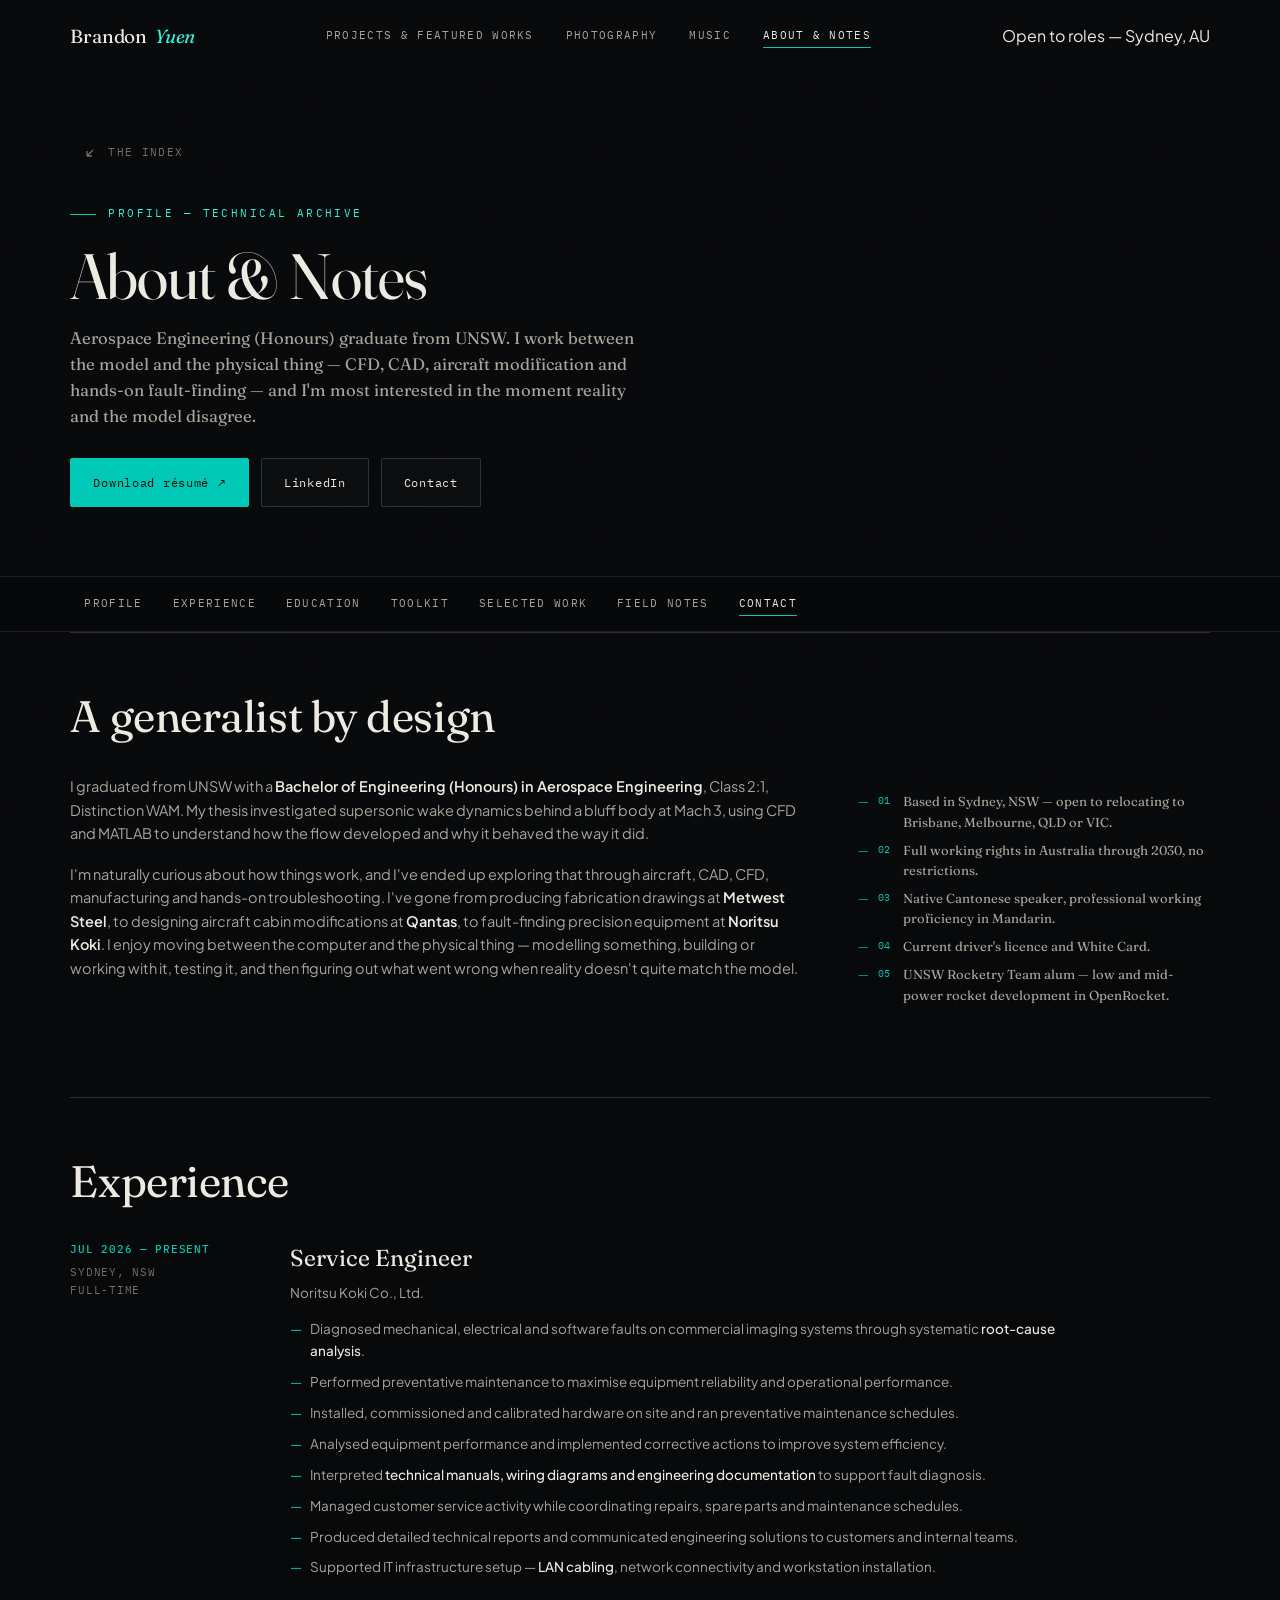
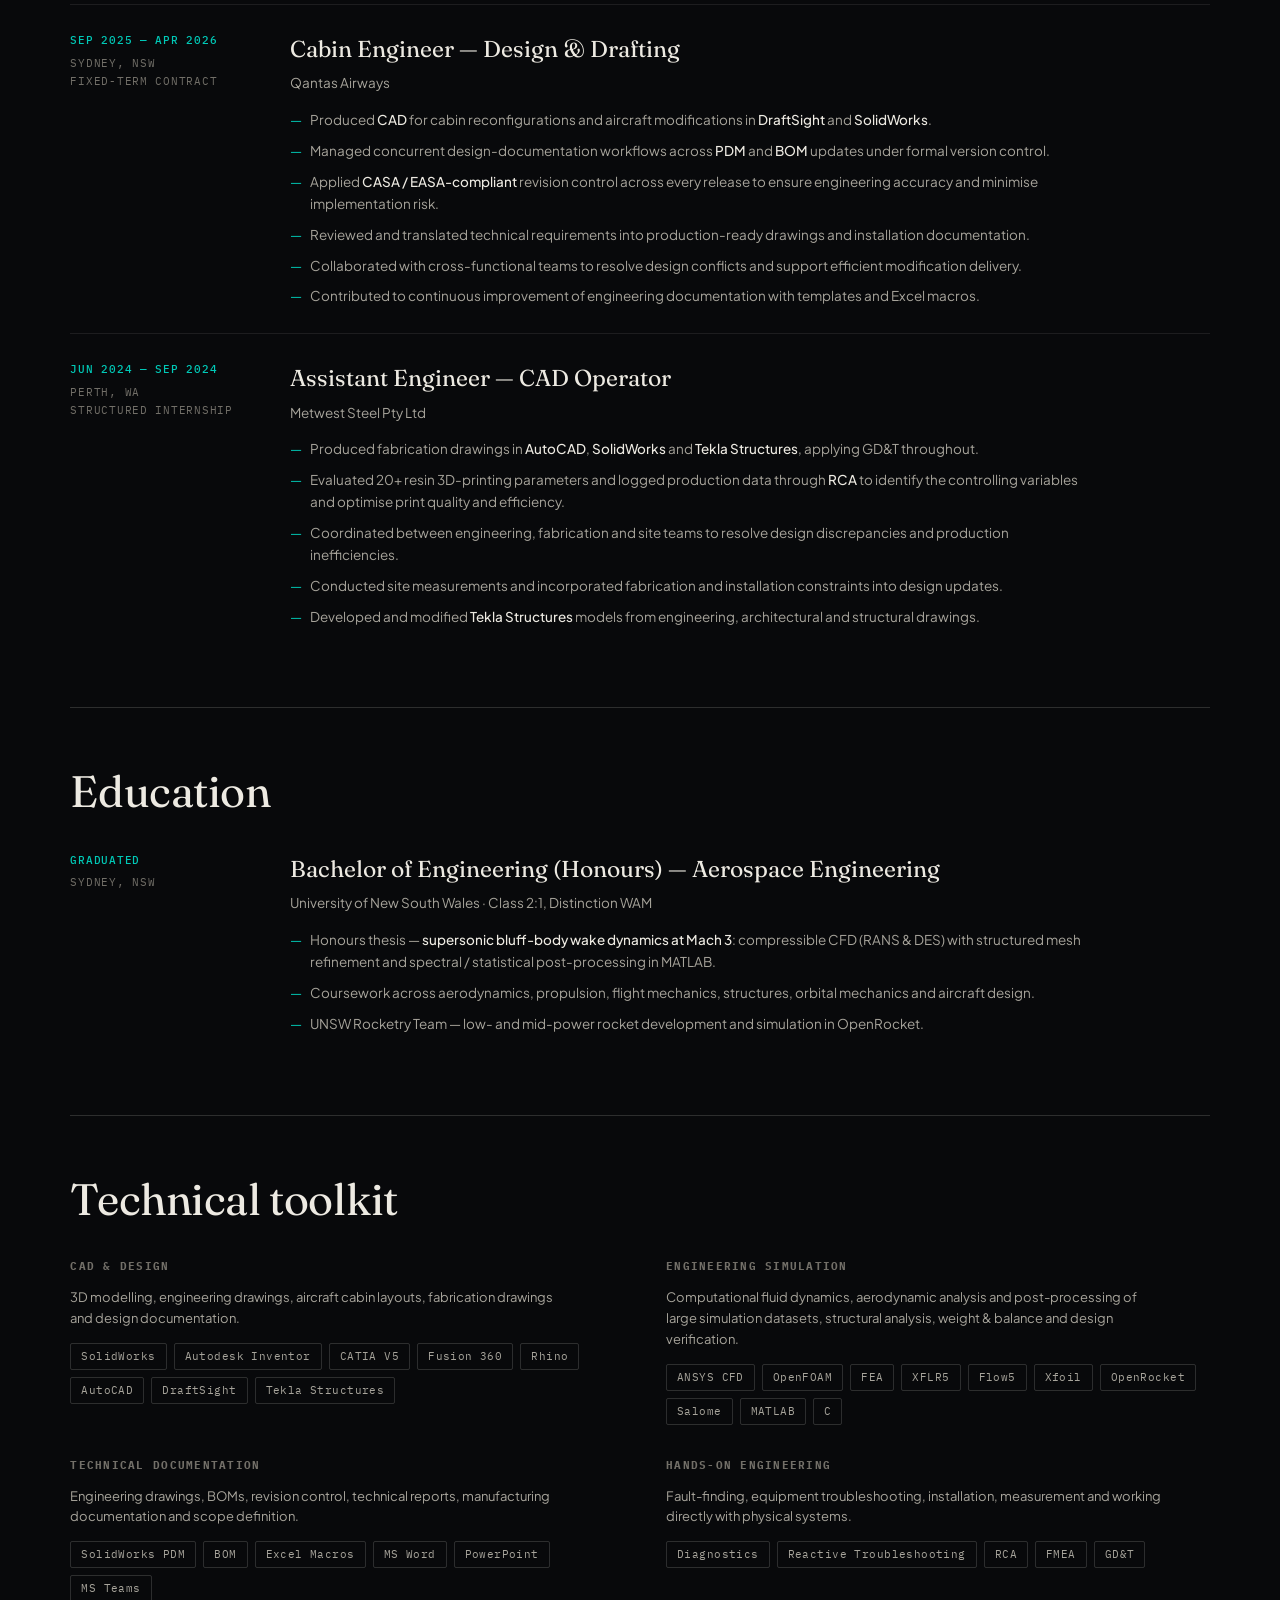
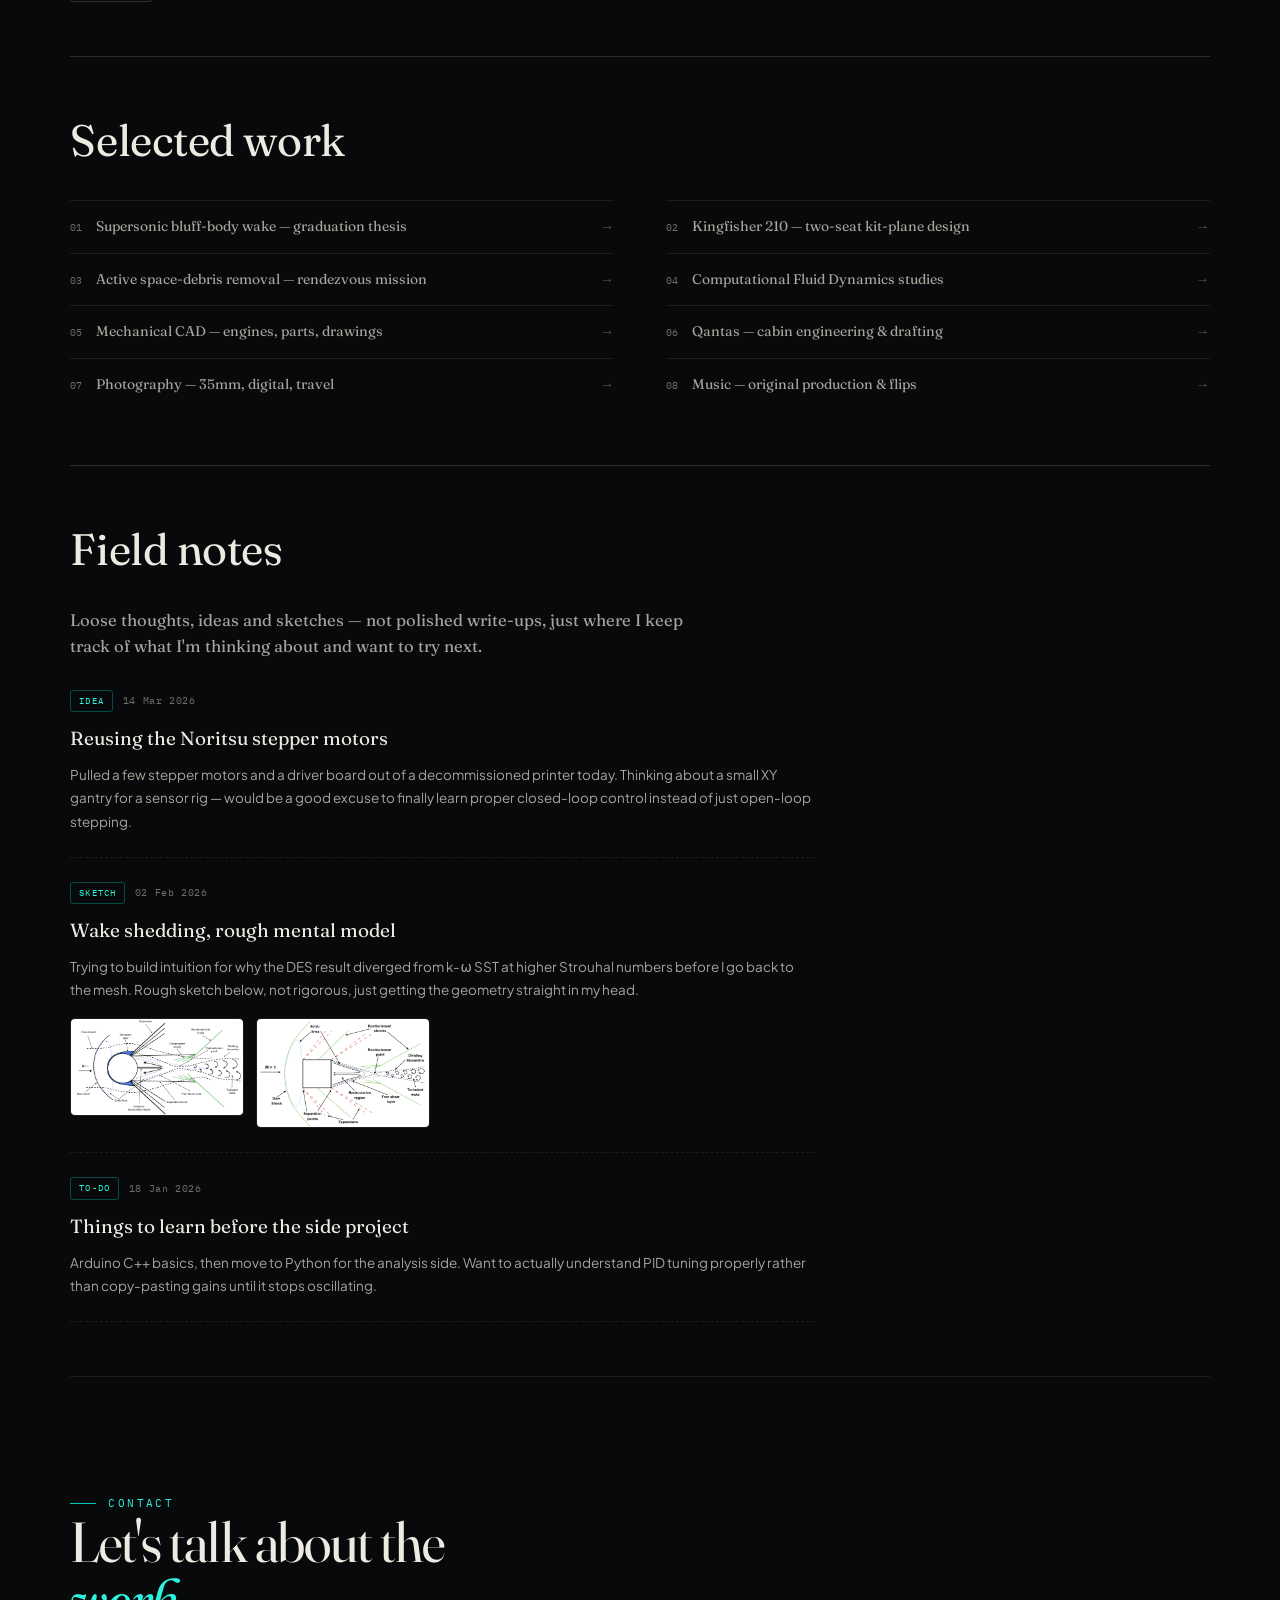
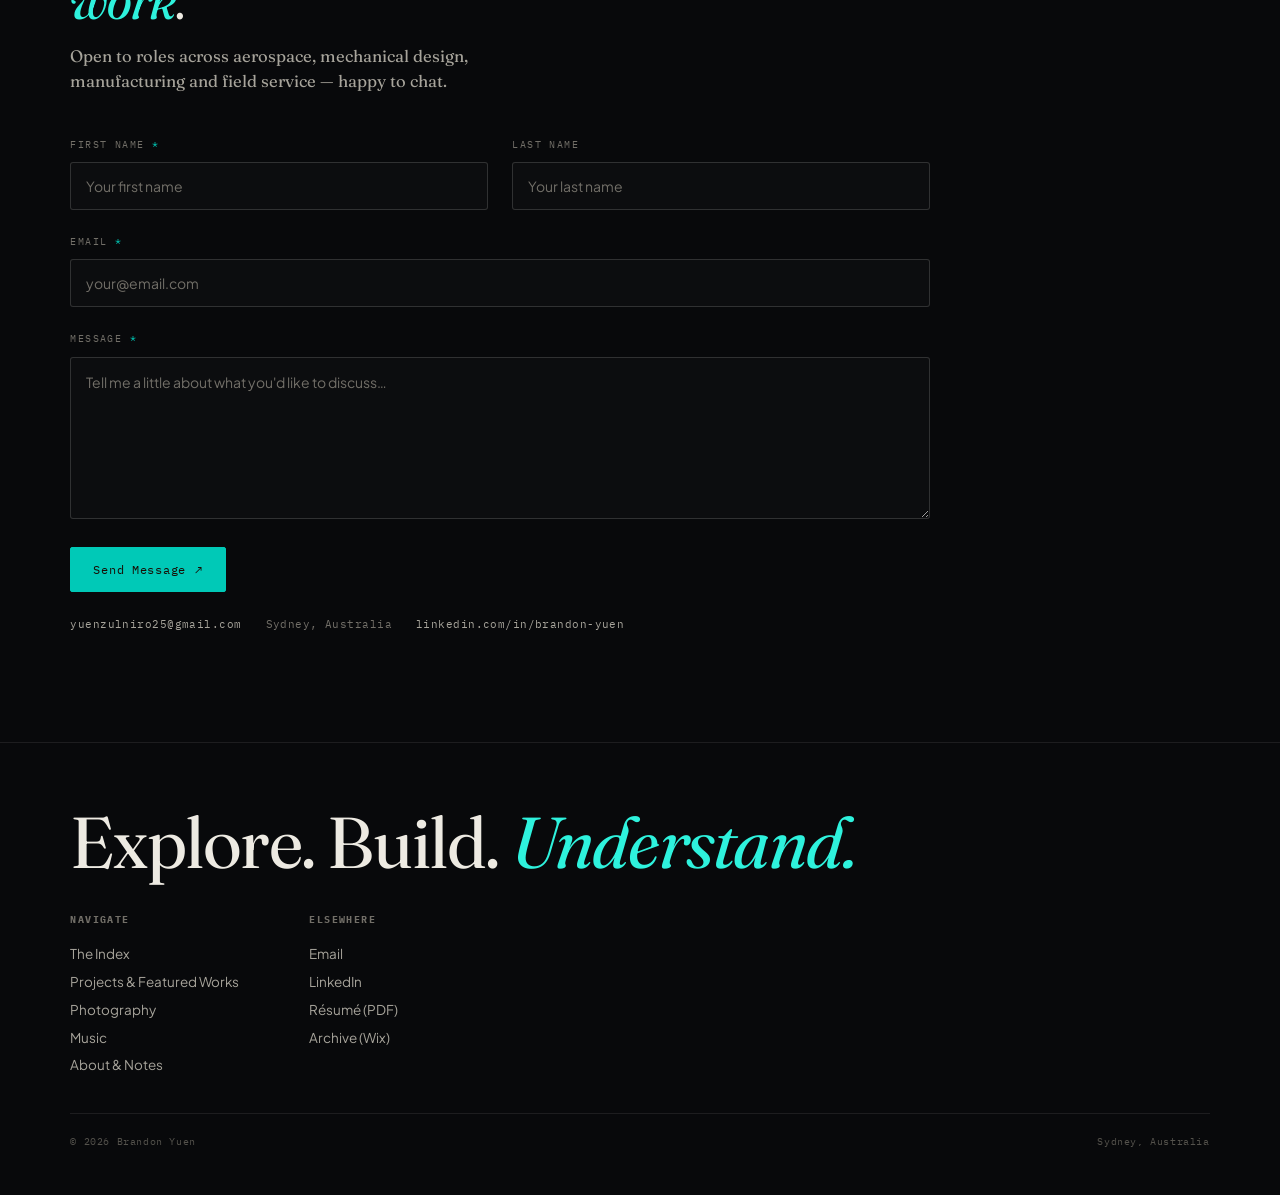
<file: about.redesign.html>
<!DOCTYPE html>
<html lang="en">
<head>
<meta charset="UTF-8">
<meta name="viewport" content="width=device-width, initial-scale=1.0">
<link rel="shortcut icon" href="WEBP/Brandon.jpg" type="image/x-icon">
<title>About &amp; Notes — Brandon Yuen</title>
<meta name="description" content="Brandon Yuen — Aerospace &amp; Mechanical Engineer. Background, professional experience, education, technical toolkit, selected work, field notes and contact.">

<script>document.documentElement.classList.add('js');</script>
<noscript><style>#loader{display:none!important}.stage,.reveal{opacity:1!important;transform:none!important}</style></noscript>

<link rel="preconnect" href="https://fonts.googleapis.com">
<link rel="preconnect" href="https://fonts.gstatic.com" crossorigin>
<link href="https://fonts.googleapis.com/css2?family=Fraunces:ital,opsz,wght@0,9..144,400;0,9..144,500;1,9..144,400&family=IBM+Plex+Mono:wght@400;500&family=Plus+Jakarta+Sans:wght@400;500;600&display=swap" rel="stylesheet">
<link rel="stylesheet" href="redesign-assets/css/core.css">
</head>
<body data-page="about.redesign.html">

<div class="loader" id="loader" role="status" aria-live="polite" aria-label="Loading">
  <div class="loader__top">
    <span class="loader__label">Brandon Yuen — About</span>
    <span class="loader__label">Sydney, AU</span>
  </div>
  <div class="loader__mid">
    <span class="loader__word"><span>Archive</span></span>
  </div>
  <div class="loader__bottom">
    <span class="loader__count"><b>000</b><sup>%</sup></span>
    <span class="loader__status">Initialising</span>
  </div>
  <span class="loader__bar"></span>
</div>

<div class="grain" aria-hidden="true"></div>
<div class="railtrack" aria-hidden="true"><i></i></div>

<header class="site-header">
  <a class="brandmark" href="index.redesign.html"><b>Brandon</b><i>Yuen</i></a>
  <nav class="hnav" aria-label="Primary">
    <a href="work.redesign.html">Projects &amp; Featured Works</a>
    <a href="photography.redesign.html">Photography</a>
    <a href="music.redesign.html">Music</a>
    <a href="about.redesign.html">About &amp; Notes</a>
  </nav>
  <span class="avail"><i aria-hidden="true"></i><span>Open to roles — Sydney, AU</span></span>
  <button class="hmenu" aria-expanded="false" aria-label="Open menu">
    <span class="hmenu__label hmenu__label--open">Menu</span>
    <span class="hmenu__label hmenu__label--close">Close</span>
  </button>
</header>

<nav class="mnav" aria-label="Mobile">
  <a href="work.redesign.html">Projects &amp; Featured Works</a>
  <a href="photography.redesign.html">Photography</a>
  <a href="music.redesign.html">Music</a>
  <a href="about.redesign.html">About &amp; Notes</a>
</nav>

<main class="shell">

  <!-- ===== masthead ===== -->
  <section class="page-top" id="top">
    <a class="back-link" href="index.redesign.html"><svg viewBox="0 0 12 12" fill="none"><path d="M9 3 3 9M3 9h5M3 9V4" stroke="currentColor" stroke-width="1.3"/></svg> The Index</a>
    <span class="kicker stage">Profile — Technical Archive</span>
    <h1 class="display d-1 stage">About &amp; Notes</h1>
    <p class="standfirst stage">Aerospace Engineering (Honours) graduate from UNSW. I work between the model and the physical thing — CFD, CAD, aircraft modification and hands-on fault-finding — and I'm most interested in the moment reality and the model disagree.</p>
    <div class="btn-row about-actions stage">
      <a class="btn primary" href="resume.pdf" target="_blank" rel="noopener">Download résumé <span aria-hidden="true">↗</span></a>
      <a class="btn" href="https://www.linkedin.com/in/tsan-hoi-zulniro-brandon-yuen-83b472233" target="_blank" rel="noopener">LinkedIn</a>
      <a class="btn" href="#contact">Contact</a>
    </div>
  </section>

  <nav class="hnav chapter-nav" aria-label="On this page">
    <a href="#profile" data-spy-target="profile">Profile</a>
    <a href="#experience" data-spy-target="experience">Experience</a>
    <a href="#education" data-spy-target="education">Education</a>
    <a href="#toolkit" data-spy-target="toolkit">Toolkit</a>
    <a href="#selected-work" data-spy-target="selected-work">Selected work</a>
    <a href="#notes" data-spy-target="notes">Field notes</a>
    <a href="#contact" data-spy-target="contact">Contact</a>
  </nav>

  <!-- ========================================================
       PROFILE
       ======================================================== -->
  <article class="article article--cv" id="profile" data-spy>
    <h2 class="reveal">A generalist by design</h2>
    <div class="article__lede reveal">
      <div class="prose">
        <p>I graduated from UNSW with a <strong>Bachelor of Engineering (Honours) in Aerospace Engineering</strong>, Class 2:1, Distinction WAM. My thesis investigated supersonic wake dynamics behind a bluff body at Mach 3, using CFD and MATLAB to understand how the flow developed and why it behaved the way it did.</p>
        <p>I'm naturally curious about how things work, and I've ended up exploring that through aircraft, CAD, CFD, manufacturing and hands-on troubleshooting. I've gone from producing fabrication drawings at <strong>Metwest Steel</strong>, to designing aircraft cabin modifications at <strong>Qantas</strong>, to fault-finding precision equipment at <strong>Noritsu Koki</strong>. I enjoy moving between the computer and the physical thing — modelling something, building or working with it, testing it, and then figuring out what went wrong when reality doesn't quite match the model.</p>
      </div>
      <div>
        <ul class="cv-facts">
          <li><i>01</i>Based in Sydney, NSW — open to relocating to Brisbane, Melbourne, QLD or VIC.</li>
          <li><i>02</i>Full working rights in Australia through 2030, no restrictions.</li>
          <li><i>03</i>Native Cantonese speaker, professional working proficiency in Mandarin.</li>
          <li><i>04</i>Current driver's licence and White Card.</li>
          <li><i>05</i>UNSW Rocketry Team alum — low and mid-power rocket development in OpenRocket.</li>
        </ul>
      </div>
    </div>
  </article>

  <!-- ========================================================
       EXPERIENCE
       ======================================================== -->
  <article class="article article--cv" id="experience" data-spy>
    <h2 class="reveal">Experience</h2>

    <div class="cv-row reveal">
      <div class="cv-row__rail"><b>Jul 2026 — Present</b>Sydney, NSW<br>Full-time</div>
      <div>
        <div class="cv-row__role">Service Engineer</div>
        <div class="cv-row__org">Noritsu Koki Co., Ltd.</div>
        <ul class="cv-list">
          <li>Diagnosed mechanical, electrical and software faults on commercial imaging systems through systematic <b>root-cause analysis</b>.</li>
          <li>Performed preventative maintenance to maximise equipment reliability and operational performance.</li>
          <li>Installed, commissioned and calibrated hardware on site and ran preventative maintenance schedules.</li>
          <li>Analysed equipment performance and implemented corrective actions to improve system efficiency.</li>
          <li>Interpreted <b>technical manuals, wiring diagrams and engineering documentation</b> to support fault diagnosis.</li>
          <li>Managed customer service activity while coordinating repairs, spare parts and maintenance schedules.</li>
          <li>Produced detailed technical reports and communicated engineering solutions to customers and internal teams.</li>
          <li>Supported IT infrastructure setup — <b>LAN cabling</b>, network connectivity and workstation installation.</li>
        </ul>
      </div>
    </div>

    <div class="cv-row reveal">
      <div class="cv-row__rail"><b>Sep 2025 — Apr 2026</b>Sydney, NSW<br>Fixed-term contract</div>
      <div>
        <div class="cv-row__role">Cabin Engineer — Design &amp; Drafting</div>
        <div class="cv-row__org">Qantas Airways</div>
        <ul class="cv-list">
          <li>Produced <b>CAD</b> for cabin reconfigurations and aircraft modifications in <b>DraftSight</b> and <b>SolidWorks</b>.</li>
          <li>Managed concurrent design-documentation workflows across <b>PDM</b> and <b>BOM</b> updates under formal version control.</li>
          <li>Applied <b>CASA / EASA-compliant</b> revision control across every release to ensure engineering accuracy and minimise implementation risk.</li>
          <li>Reviewed and translated technical requirements into production-ready drawings and installation documentation.</li>
          <li>Collaborated with cross-functional teams to resolve design conflicts and support efficient modification delivery.</li>
          <li>Contributed to continuous improvement of engineering documentation with templates and Excel macros.</li>
        </ul>
      </div>
    </div>

    <div class="cv-row reveal">
      <div class="cv-row__rail"><b>Jun 2024 — Sep 2024</b>Perth, WA<br>Structured internship</div>
      <div>
        <div class="cv-row__role">Assistant Engineer — CAD Operator</div>
        <div class="cv-row__org">Metwest Steel Pty Ltd</div>
        <ul class="cv-list">
          <li>Produced fabrication drawings in <b>AutoCAD</b>, <b>SolidWorks</b> and <b>Tekla Structures</b>, applying GD&amp;T throughout.</li>
          <li>Evaluated 20+ resin 3D-printing parameters and logged production data through <b>RCA</b> to identify the controlling variables and optimise print quality and efficiency.</li>
          <li>Coordinated between engineering, fabrication and site teams to resolve design discrepancies and production inefficiencies.</li>
          <li>Conducted site measurements and incorporated fabrication and installation constraints into design updates.</li>
          <li>Developed and modified <b>Tekla Structures</b> models from engineering, architectural and structural drawings.</li>
        </ul>
      </div>
    </div>
  </article>

  <!-- ========================================================
       EDUCATION
       ======================================================== -->
  <article class="article article--cv" id="education" data-spy>
    <h2 class="reveal">Education</h2>
    <div class="cv-row reveal">
      <div class="cv-row__rail"><b>Graduated</b>Sydney, NSW</div>
      <div>
        <div class="cv-row__role">Bachelor of Engineering (Honours) — Aerospace Engineering</div>
        <div class="cv-row__org">University of New South Wales · Class 2:1, Distinction WAM</div>
        <ul class="cv-list">
          <li>Honours thesis — <b>supersonic bluff-body wake dynamics at Mach 3</b>: compressible CFD (RANS &amp; DES) with structured mesh refinement and spectral / statistical post-processing in MATLAB.</li>
          <li>Coursework across aerodynamics, propulsion, flight mechanics, structures, orbital mechanics and aircraft design.</li>
          <li>UNSW Rocketry Team — low- and mid-power rocket development and simulation in OpenRocket.</li>
        </ul>
      </div>
    </div>
  </article>

  <!-- ========================================================
       TOOLKIT
       ======================================================== -->
  <article class="article article--cv" id="toolkit" data-spy>
    <h2 class="reveal">Technical toolkit</h2>
    <div class="toolkit reveal">
      <div class="toolkit__group">
        <h3>CAD &amp; Design</h3>
        <p>3D modelling, engineering drawings, aircraft cabin layouts, fabrication drawings and design documentation.</p>
        <div class="tags">
          <span class="tag">SolidWorks</span><span class="tag">Autodesk Inventor</span><span class="tag">CATIA V5</span><span class="tag">Fusion 360</span><span class="tag">Rhino</span><span class="tag">AutoCAD</span><span class="tag">DraftSight</span><span class="tag">Tekla Structures</span>
        </div>
      </div>
      <div class="toolkit__group">
        <h3>Engineering Simulation</h3>
        <p>Computational fluid dynamics, aerodynamic analysis and post-processing of large simulation datasets, structural analysis, weight &amp; balance and design verification.</p>
        <div class="tags">
          <span class="tag">ANSYS CFD</span><span class="tag">OpenFOAM</span><span class="tag">FEA</span><span class="tag">XFLR5</span><span class="tag">Flow5</span><span class="tag">Xfoil</span><span class="tag">OpenRocket</span><span class="tag">Salome</span><span class="tag">MATLAB</span><span class="tag">C</span>
        </div>
      </div>
      <div class="toolkit__group">
        <h3>Technical Documentation</h3>
        <p>Engineering drawings, BOMs, revision control, technical reports, manufacturing documentation and scope definition.</p>
        <div class="tags">
          <span class="tag">SolidWorks PDM</span><span class="tag">BOM</span><span class="tag">Excel Macros</span><span class="tag">MS Word</span><span class="tag">PowerPoint</span><span class="tag">MS Teams</span>
        </div>
      </div>
      <div class="toolkit__group">
        <h3>Hands-on Engineering</h3>
        <p>Fault-finding, equipment troubleshooting, installation, measurement and working directly with physical systems.</p>
        <div class="tags">
          <span class="tag">Diagnostics</span><span class="tag">Reactive Troubleshooting</span><span class="tag">RCA</span><span class="tag">FMEA</span><span class="tag">GD&amp;T</span>
        </div>
      </div>
    </div>
  </article>

  <!-- ========================================================
       SELECTED WORK
       ======================================================== -->
  <article class="article article--cv" id="selected-work" data-spy>
    <h2 class="reveal">Selected work</h2>
    <ul class="cv-index reveal">
      <li><a href="work.redesign.html#research-thesis"><span class="n">01</span> Supersonic bluff-body wake — graduation thesis</a></li>
      <li><a href="work.redesign.html#aero4110"><span class="n">02</span> Kingfisher 210 — two-seat kit-plane design</a></li>
      <li><a href="work.redesign.html#space-debris"><span class="n">03</span> Active space-debris removal — rendezvous mission</a></li>
      <li><a href="work.redesign.html#cfd"><span class="n">04</span> Computational Fluid Dynamics studies</a></li>
      <li><a href="work.redesign.html#cad"><span class="n">05</span> Mechanical CAD — engines, parts, drawings</a></li>
      <li><a href="work.redesign.html#qantas"><span class="n">06</span> Qantas — cabin engineering &amp; drafting</a></li>
      <li><a href="photography.redesign.html"><span class="n">07</span> Photography — 35mm, digital, travel</a></li>
      <li><a href="music.redesign.html"><span class="n">08</span> Music — original production &amp; flips</a></li>
    </ul>
  </article>

  <!-- ========================================================
       FIELD NOTES
       ======================================================== -->
  <article class="article article--cv" id="notes" data-spy>
    <h2 class="reveal">Field notes</h2>
    <p class="standfirst reveal" style="max-width:56ch;margin-bottom:30px">Loose thoughts, ideas and sketches — not polished write-ups, just where I keep track of what I'm thinking about and want to try next.</p>
    <div class="note-log reveal">
      <article class="note-log__entry">
        <div class="note-log__meta"><span class="note-log__tag">Idea</span><span class="note-log__date">14 Mar 2026</span></div>
        <h3>Reusing the Noritsu stepper motors</h3>
        <p>Pulled a few stepper motors and a driver board out of a decommissioned printer today. Thinking about a small XY gantry for a sensor rig — would be a good excuse to finally learn proper closed-loop control instead of just open-loop stepping.</p>
      </article>
      <article class="note-log__entry">
        <div class="note-log__meta"><span class="note-log__tag">Sketch</span><span class="note-log__date">02 Feb 2026</span></div>
        <h3>Wake shedding, rough mental model</h3>
        <p>Trying to build intuition for why the DES result diverged from k-ω SST at higher Strouhal numbers before I go back to the mesh. Rough sketch below, not rigorous, just getting the geometry straight in my head.</p>
        <div class="note-log__sketch">
          <img src="WEBP/thesis/Pic14.webp" alt="Hand sketch — wake geometry" loading="lazy" decoding="async">
          <img src="WEBP/thesis/Pic15.webp" alt="Hand sketch — shedding model" loading="lazy" decoding="async">
        </div>
      </article>
      <article class="note-log__entry">
        <div class="note-log__meta"><span class="note-log__tag">To-do</span><span class="note-log__date">18 Jan 2026</span></div>
        <h3>Things to learn before the side project</h3>
        <p>Arduino C++ basics, then move to Python for the analysis side. Want to actually understand PID tuning properly rather than copy-pasting gains until it stops oscillating.</p>
      </article>
    </div>
  </article>

  <!-- ========================================================
       CONTACT  (form moved here from the landing)
       ======================================================== -->
  <section class="contact-sec" id="contact" data-spy>
    <div class="contact-head reveal">
      <span class="kicker">Contact</span>
      <h2 class="display d-2">Let's talk about the <em>work</em>.</h2>
      <p class="standfirst">Open to roles across aerospace, mechanical design, manufacturing and field service — happy to chat.</p>
    </div>

    <form class="contact-form reveal d1" action="https://formsubmit.co/yuenzulniro25@gmail.com" method="POST">
      <input type="hidden" name="_subject" value="New portfolio contact">
      <input type="hidden" name="_captcha" value="true">
      <input type="hidden" name="_template" value="table">
      <input type="hidden" name="_next" value="https://formsubmit.co/thanks">
      <div class="form-row">
        <label class="form-field">
          <span>First name <b>*</b></span>
          <input type="text" name="First Name" placeholder="Your first name" required>
        </label>
        <label class="form-field">
          <span>Last name</span>
          <input type="text" name="Last Name" placeholder="Your last name">
        </label>
      </div>
      <label class="form-field">
        <span>Email <b>*</b></span>
        <input type="email" name="Email" placeholder="your@email.com" required>
      </label>
      <label class="form-field">
        <span>Message <b>*</b></span>
        <textarea name="Message" rows="6" placeholder="Tell me a little about what you'd like to discuss…" required></textarea>
      </label>
      <button type="submit" class="btn primary form-submit">Send Message <span aria-hidden="true">↗</span></button>
    </form>

    <div class="contact-direct reveal">
      <a href="mailto:yuenzulniro25@gmail.com">yuenzulniro25@gmail.com</a>
      <span>Sydney, Australia</span>
      <a href="https://www.linkedin.com/in/tsan-hoi-zulniro-brandon-yuen-83b472233" target="_blank" rel="noopener">linkedin.com/in/brandon-yuen</a>
    </div>
  </section>

</main>

<footer class="site-footer">
  <p class="foot-big reveal">Explore. Build. <em>Understand.</em></p>
  <div class="foot-cols">
    <div class="foot-col">
      <h4>Navigate</h4>
      <a href="index.redesign.html">The Index</a>
      <a href="work.redesign.html">Projects &amp; Featured Works</a>
      <a href="photography.redesign.html">Photography</a>
      <a href="music.redesign.html">Music</a>
      <a href="about.redesign.html">About &amp; Notes</a>
    </div>
    <div class="foot-col">
      <h4>Elsewhere</h4>
      <a href="mailto:yuenzulniro25@gmail.com">Email</a>
      <a href="https://www.linkedin.com/in/tsan-hoi-zulniro-brandon-yuen-83b472233" target="_blank" rel="noopener">LinkedIn</a>
      <a href="resume.pdf" target="_blank" rel="noopener">Résumé (PDF)</a>
      <a href="https://brand0nyuen.wixsite.com/portfolio" target="_blank" rel="noopener">Archive (Wix)</a>
    </div>
  </div>
  <div class="foot-fine"><span>© 2026 Brandon Yuen</span><span>Sydney, Australia</span></div>
</footer>

<script src="redesign-assets/vendor/gsap.min.js"></script>
<script src="redesign-assets/vendor/ScrollTrigger.min.js"></script>
<script src="redesign-assets/js/app.js"></script>
</body>
</html>
</file>
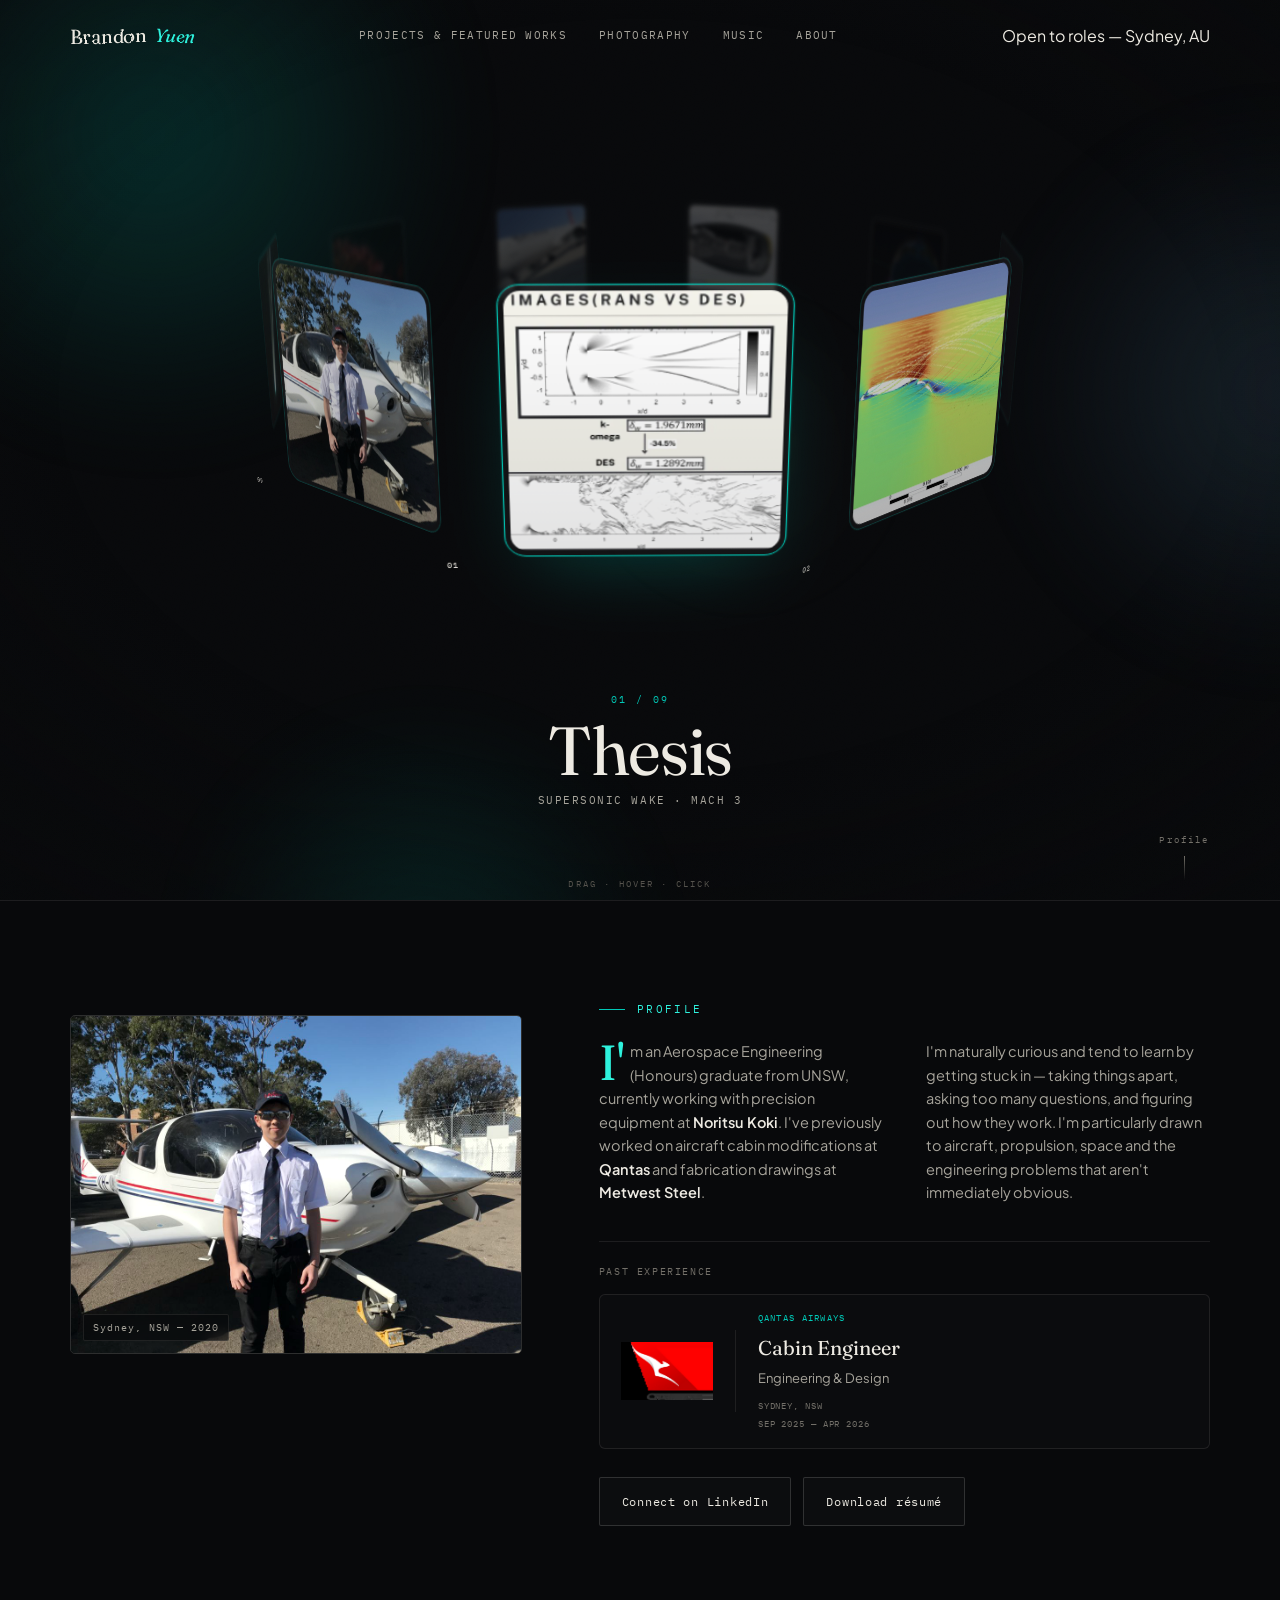
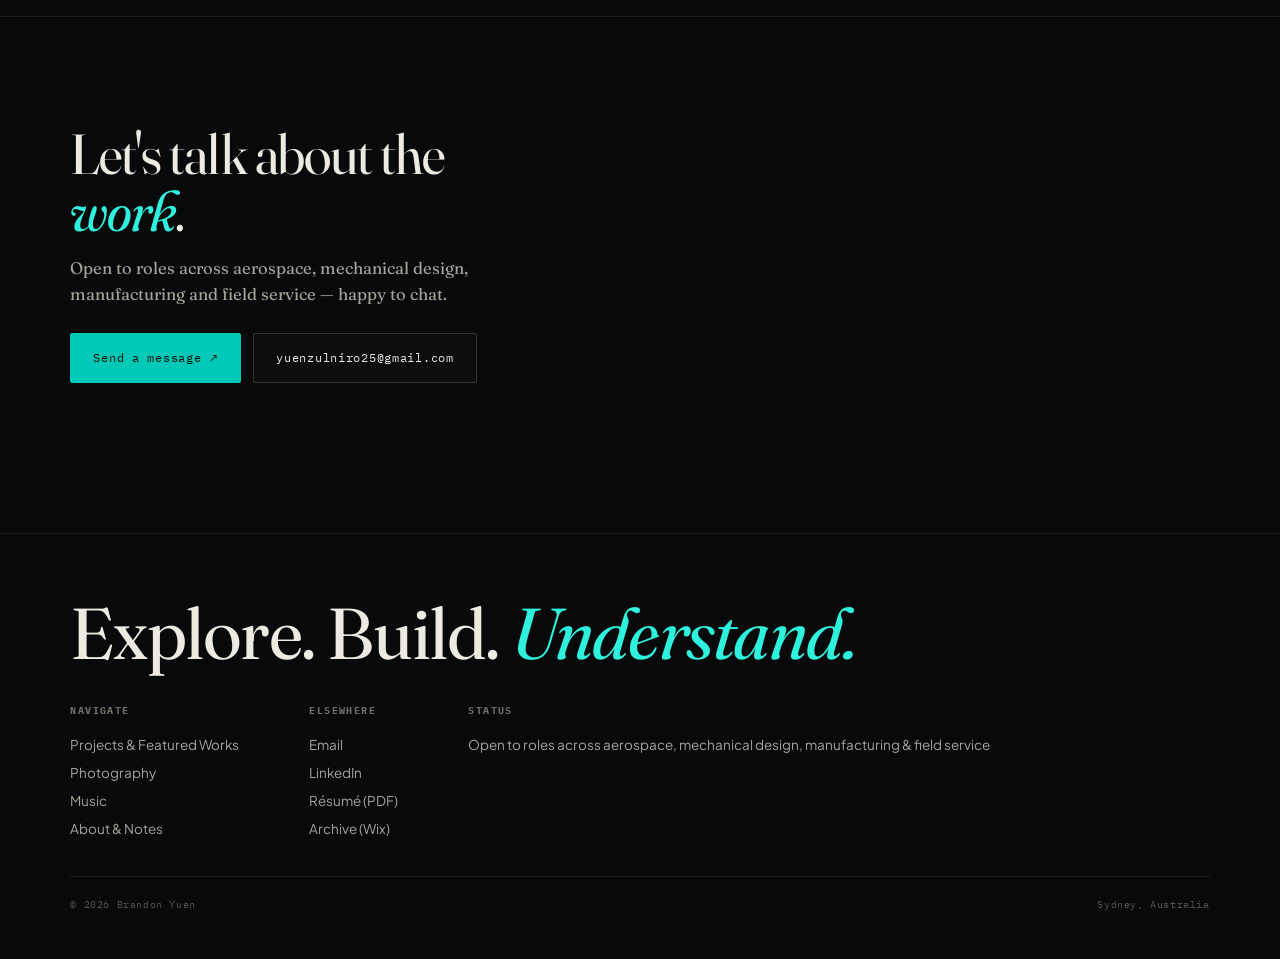
<file: index.redesign.html>
<!DOCTYPE html>
<html lang="en">
<head>
<meta charset="UTF-8">
<meta name="viewport" content="width=device-width, initial-scale=1.0">
<link rel="shortcut icon" href="WEBP/Brandon.jpg" type="image/x-icon">
<title>Brandon Yuen — Aerospace &amp; Mechanical Engineer</title>
<meta name="description" content="Portfolio of Tsan Hoi Zulniro (Brandon) Yuen — Aerospace &amp; Mechanical Engineer. UNSW BE (Honours) Aerospace Engineering graduate.">

<script>document.documentElement.classList.add('js');</script>
<noscript><style>#loader{display:none!important}.stage,.reveal{opacity:1!important;transform:none!important}.ring__item{filter:none!important;opacity:1!important}</style></noscript>

<link rel="preconnect" href="https://fonts.googleapis.com">
<link rel="preconnect" href="https://fonts.gstatic.com" crossorigin>
<link href="https://fonts.googleapis.com/css2?family=Fraunces:ital,opsz,wght@0,9..144,400;0,9..144,500;1,9..144,400&family=IBM+Plex+Mono:wght@400;500&family=Plus+Jakarta+Sans:wght@400;500;600&display=swap" rel="stylesheet">
<link rel="stylesheet" href="redesign-assets/css/core.css">
</head>
<body data-page="index.redesign.html">

<!-- ============================================================
     LOADING CURTAIN
     ============================================================ -->
<div class="loader" id="loader" role="status" aria-live="polite" aria-label="Loading">
  <div class="loader__top">
    <span class="loader__label">Brandon Yuen — Portfolio</span>
    <span class="loader__label">Sydney, AU</span>
  </div>
  <div class="loader__mid">
    <span class="loader__word"><span>Explore.</span></span>
    <span class="loader__word"><span>Build.</span></span>
    <span class="loader__word"><span><em>Understand.</em></span></span>
  </div>
  <div class="loader__bottom">
    <span class="loader__count"><b>000</b><sup>%</sup></span>
    <span class="loader__status">Initialising</span>
  </div>
  <span class="loader__bar"></span>
</div>

<div class="grain" aria-hidden="true"></div>

<!-- liquid-logo displacement filters -->
<svg class="svg-defs" width="0" height="0" aria-hidden="true" focusable="false" style="position:absolute">
  <filter id="liquid" x="-30%" y="-30%" width="160%" height="160%">
    <feTurbulence type="fractalNoise" baseFrequency="0.010 0.018" numOctaves="2" seed="7" result="n">
      <animate attributeName="baseFrequency" dur="18s" values="0.010 0.018; 0.019 0.012; 0.010 0.018" repeatCount="indefinite"/>
    </feTurbulence>
    <feDisplacementMap in="SourceGraphic" in2="n" xChannelSelector="R" yChannelSelector="G" scale="7">
      <animate attributeName="scale" dur="9s" values="4;9;4" repeatCount="indefinite"/>
    </feDisplacementMap>
  </filter>
  <filter id="liquidHover" x="-40%" y="-40%" width="180%" height="180%">
    <feTurbulence type="fractalNoise" baseFrequency="0.014 0.02" numOctaves="2" seed="7" result="n">
      <animate attributeName="baseFrequency" dur="6s" values="0.014 0.02; 0.026 0.016; 0.014 0.02" repeatCount="indefinite"/>
    </feTurbulence>
    <feDisplacementMap in="SourceGraphic" in2="n" xChannelSelector="R" yChannelSelector="G" scale="14">
      <animate attributeName="scale" dur="3.4s" values="9;16;9" repeatCount="indefinite"/>
    </feDisplacementMap>
  </filter>
</svg>

<!-- ============================================================
     HEADER
     ============================================================ -->
<header class="site-header">
  <a class="brandmark" href="index.redesign.html"><b>Brandon</b><i>Yuen</i></a>
  <nav class="hnav" aria-label="Primary">
    <a href="work.redesign.html">Projects &amp; Featured Works</a>
    <a href="photography.redesign.html">Photography</a>
    <a href="music.redesign.html">Music</a>
    <a href="about.redesign.html">About</a>
  </nav>
  <span class="avail"><i aria-hidden="true"></i><span>Open to roles — Sydney, AU</span></span>
  <button class="hmenu" aria-expanded="false" aria-label="Open menu">
    <span class="hmenu__label hmenu__label--open">Menu</span>
    <span class="hmenu__label hmenu__label--close">Close</span>
  </button>
</header>

<nav class="mnav" aria-label="Mobile">
  <a href="work.redesign.html">Projects &amp; Featured Works</a>
  <a href="photography.redesign.html">Photography</a>
  <a href="music.redesign.html">Music</a>
  <a href="about.redesign.html">About &amp; Notes</a>
</nav>

<main>

  <!-- ==========================================================
       RING STAGE — the media carousel IS the index
       ========================================================== -->
  <section class="ringstage" aria-label="Portfolio index">
    <div class="ring-shader" aria-hidden="true"><span></span><span></span><span></span><span></span></div>
    <div class="ring-viewport" id="ring-viewport">
      <div class="ring" id="ring">

        <a class="ring__item" href="work.redesign.html#research-thesis"
           data-name="Thesis" data-desc="Supersonic wake · Mach 3"
           aria-label="Thesis — supersonic bluff-body wake at Mach 3">
          <span class="ring__card"><span class="ring__media">
            <video autoplay muted loop playsinline preload="auto" poster="WEBP/thesis/schlieren-des-vs-rans.webp"><source src="WEBP/DES.mp4" type="video/mp4"></video>
          </span></span>
          <span class="ring__tag">01</span>
        </a>

        <a class="ring__item" href="work.redesign.html#cfd"
           data-name="CFD" data-desc="Flow · wake · pressure fields"
           aria-label="Computational Fluid Dynamics">
          <span class="ring__card"><span class="ring__media">
            <img src="WEBP/CFD/Velocity.webp" alt="" loading="lazy" decoding="async">
          </span></span>
          <span class="ring__tag">02</span>
        </a>

        <a class="ring__item" href="work.redesign.html#aero4110"
           data-name="Kit-Plane" data-desc="Two-seat aircraft design"
           aria-label="AERO4110 — kit-plane aircraft design">
          <span class="ring__card"><span class="ring__media">
            <video autoplay muted loop playsinline preload="auto"><source src="WEBP/AERO4110 Photos/EngDrawing.webp" type="video/mp4"></video>
          </span></span>
          <span class="ring__tag">03</span>
        </a>

        <a class="ring__item" href="work.redesign.html#space-debris"
           data-name="Space Debris" data-desc="Orbital rendezvous mission"
           aria-label="Space debris removal — mission planning">
          <span class="ring__card"><span class="ring__media">
            <video autoplay muted loop playsinline preload="auto" poster="WEBP/AERO9500/Orbit.webp"><source src="WEBP/AERO9500/GMATsim - Made with Clipchamp.mp4" type="video/mp4"></video>
          </span></span>
          <span class="ring__tag">04</span>
        </a>

        <a class="ring__item" href="work.redesign.html#cad"
           data-name="CAD" data-desc="Engines · parts · drawings"
           aria-label="CAD and mechanical design">
          <span class="ring__card"><span class="ring__media">
            <video autoplay muted loop playsinline preload="auto" poster="WEBP/CAD/Finished.webp"><source src="WEBP/CAD/RealJetEngine(1).mp4" type="video/mp4"></video>
          </span></span>
          <span class="ring__tag">05</span>
        </a>

        <a class="ring__item" href="work.redesign.html#qantas"
           data-name="Qantas" data-desc="Cabin engineering &amp; drafting"
           aria-label="Qantas — cabin engineer, design and drafting">
          <span class="ring__card"><span class="ring__media">
            <img src="WEBP/Qantas Work/IMG_1244.webp" alt="" loading="lazy" decoding="async">
          </span></span>
          <span class="ring__tag">06</span>
        </a>

        <a class="ring__item" href="photography.redesign.html"
           data-name="Photography" data-desc="35mm · digital · travel"
           aria-label="Photography">
          <span class="ring__card"><span class="ring__media">
            <img src="WEBP/Photography/30XT3426.webp" alt="" loading="lazy" decoding="async">
          </span></span>
          <span class="ring__tag">07</span>
        </a>

        <a class="ring__item" href="music.redesign.html"
           data-name="Music" data-desc="Original production &amp; flips"
           aria-label="Music production">
          <span class="ring__card"><span class="ring__media">
            <img src="WEBP/Music Production/1.webp" alt="" loading="lazy" decoding="async">
          </span></span>
          <span class="ring__tag">08</span>
        </a>

        <a class="ring__item" href="about.redesign.html"
           data-name="About &amp; Notes" data-desc="Background · notepad · contact"
           aria-label="About, notepad and contact">
          <span class="ring__card"><span class="ring__media">
            <img src="WEBP/brandon-portrait.jpeg" alt="" loading="lazy" decoding="async">
          </span></span>
          <span class="ring__tag">09</span>
        </a>

      </div>
    </div>

    <div class="ring-label" id="ring-label" aria-live="polite">
      <span class="ring-label__no">01 / 10</span>
      <span class="ring-label__name">Thesis</span>
      <span class="ring-label__desc">Supersonic wake · Mach 3</span>
    </div>

    <div class="ring-hint" aria-hidden="true">Drag · hover · click</div>
    <a class="scrollcue" href="#profile" aria-label="Scroll to profile"><span>Profile</span><i></i></a>
  </section>

  <!-- ==========================================================
       PROFILE  (context for anyone who scrolls)
       ========================================================== -->
  <section class="profile-sec shell" id="profile">
    <div class="profile-grid">
      <figure class="profile-portrait reveal" data-parallax="6">
        <img src="WEBP/brandon-portrait.jpeg" alt="Brandon Yuen" loading="lazy">
        <figcaption>Sydney, NSW — 2020</figcaption>
      </figure>

      <div class="profile-body reveal">
        <span class="kicker">Profile</span>
        <div class="prose">
          <p class="lead">I'm an Aerospace Engineering (Honours) graduate from UNSW, currently working with precision equipment at <b>Noritsu Koki</b>. I've previously worked on aircraft cabin modifications at <b>Qantas</b> and fabrication drawings at <b>Metwest Steel</b>.</p>
          <p>I'm naturally curious and tend to learn by getting stuck in — taking things apart, asking too many questions, and figuring out how they work. I'm particularly drawn to aircraft, propulsion, space and the engineering problems that aren't immediately obvious.</p>
        </div>

        <div class="exp-block">
          <div class="intro-label">Past experience</div>
          <div class="experience-card">
            <div class="company-logo">
              <img src="WEBP/Qantas Work/Qantas-Logo.webp" alt="Qantas Airways" loading="lazy">
            </div>
            <div class="experience-info">
              <div class="experience-company">Qantas Airways</div>
              <h3>Cabin Engineer</h3>
              <div class="experience-role">Engineering &amp; Design</div>
              <div class="experience-location">Sydney, NSW</div>
              <div class="experience-date">Sep 2025 — Apr 2026</div>
            </div>
          </div>
        </div>

        <div class="btn-row" style="margin-top:28px">
          <a class="btn" href="https://www.linkedin.com/in/tsan-hoi-zulniro-brandon-yuen-83b472233" target="_blank" rel="noopener">Connect on LinkedIn</a>
          <a class="btn" href="resume.pdf" target="_blank" rel="noopener">Download résumé</a>
        </div>
      </div>
    </div>
  </section>

  <!-- ==========================================================
       CONTACT CTA  (full form now lives on About & Notes)
       ========================================================== -->
  <section class="contact-sec shell" id="contact">
    <div class="contact-head reveal">
      <h2 class="display d-2">Let's talk about the <em>work</em>.</h2>
      <p class="standfirst">Open to roles across aerospace, mechanical design, manufacturing and field service — happy to chat.</p>
      <div class="btn-row" style="margin-top:26px">
        <a class="btn primary" href="about.redesign.html#contact">Send a message <span aria-hidden="true">↗</span></a>
        <a class="btn" href="mailto:yuenzulniro25@gmail.com">yuenzulniro25@gmail.com</a>
      </div>
    </div>
  </section>

</main>

<!-- ============================================================
     FOOTER
     ============================================================ -->
<footer class="site-footer">
  <p class="foot-big reveal">Explore. Build. <em>Understand.</em></p>
  <div class="foot-cols">
    <div class="foot-col">
      <h4>Navigate</h4>
      <a href="work.redesign.html">Projects &amp; Featured Works</a>
      <a href="photography.redesign.html">Photography</a>
      <a href="music.redesign.html">Music</a>
      <a href="about.redesign.html">About &amp; Notes</a>
    </div>
    <div class="foot-col">
      <h4>Elsewhere</h4>
      <a href="mailto:yuenzulniro25@gmail.com">Email</a>
      <a href="https://www.linkedin.com/in/tsan-hoi-zulniro-brandon-yuen-83b472233" target="_blank" rel="noopener">LinkedIn</a>
      <a href="resume.pdf" target="_blank" rel="noopener">Résumé (PDF)</a>
      <a href="https://brand0nyuen.wixsite.com/portfolio" target="_blank" rel="noopener">Archive (Wix)</a>
    </div>
    <div class="foot-col">
      <h4>Status</h4>
      <a href="mailto:yuenzulniro25@gmail.com">Open to roles across aerospace, mechanical design, manufacturing &amp; field service</a>
    </div>
  </div>
  <div class="foot-fine">
    <span>© 2026 Brandon Yuen</span>
    <span>Sydney, Australia</span>
  </div>
</footer>

<script src="redesign-assets/vendor/gsap.min.js"></script>
<script src="redesign-assets/vendor/ScrollTrigger.min.js"></script>
<script src="redesign-assets/js/app.js"></script>
<script src="redesign-assets/js/shader-bg.js"></script>
<script src="redesign-assets/js/ring.js"></script>
</body>
</html>
</file>
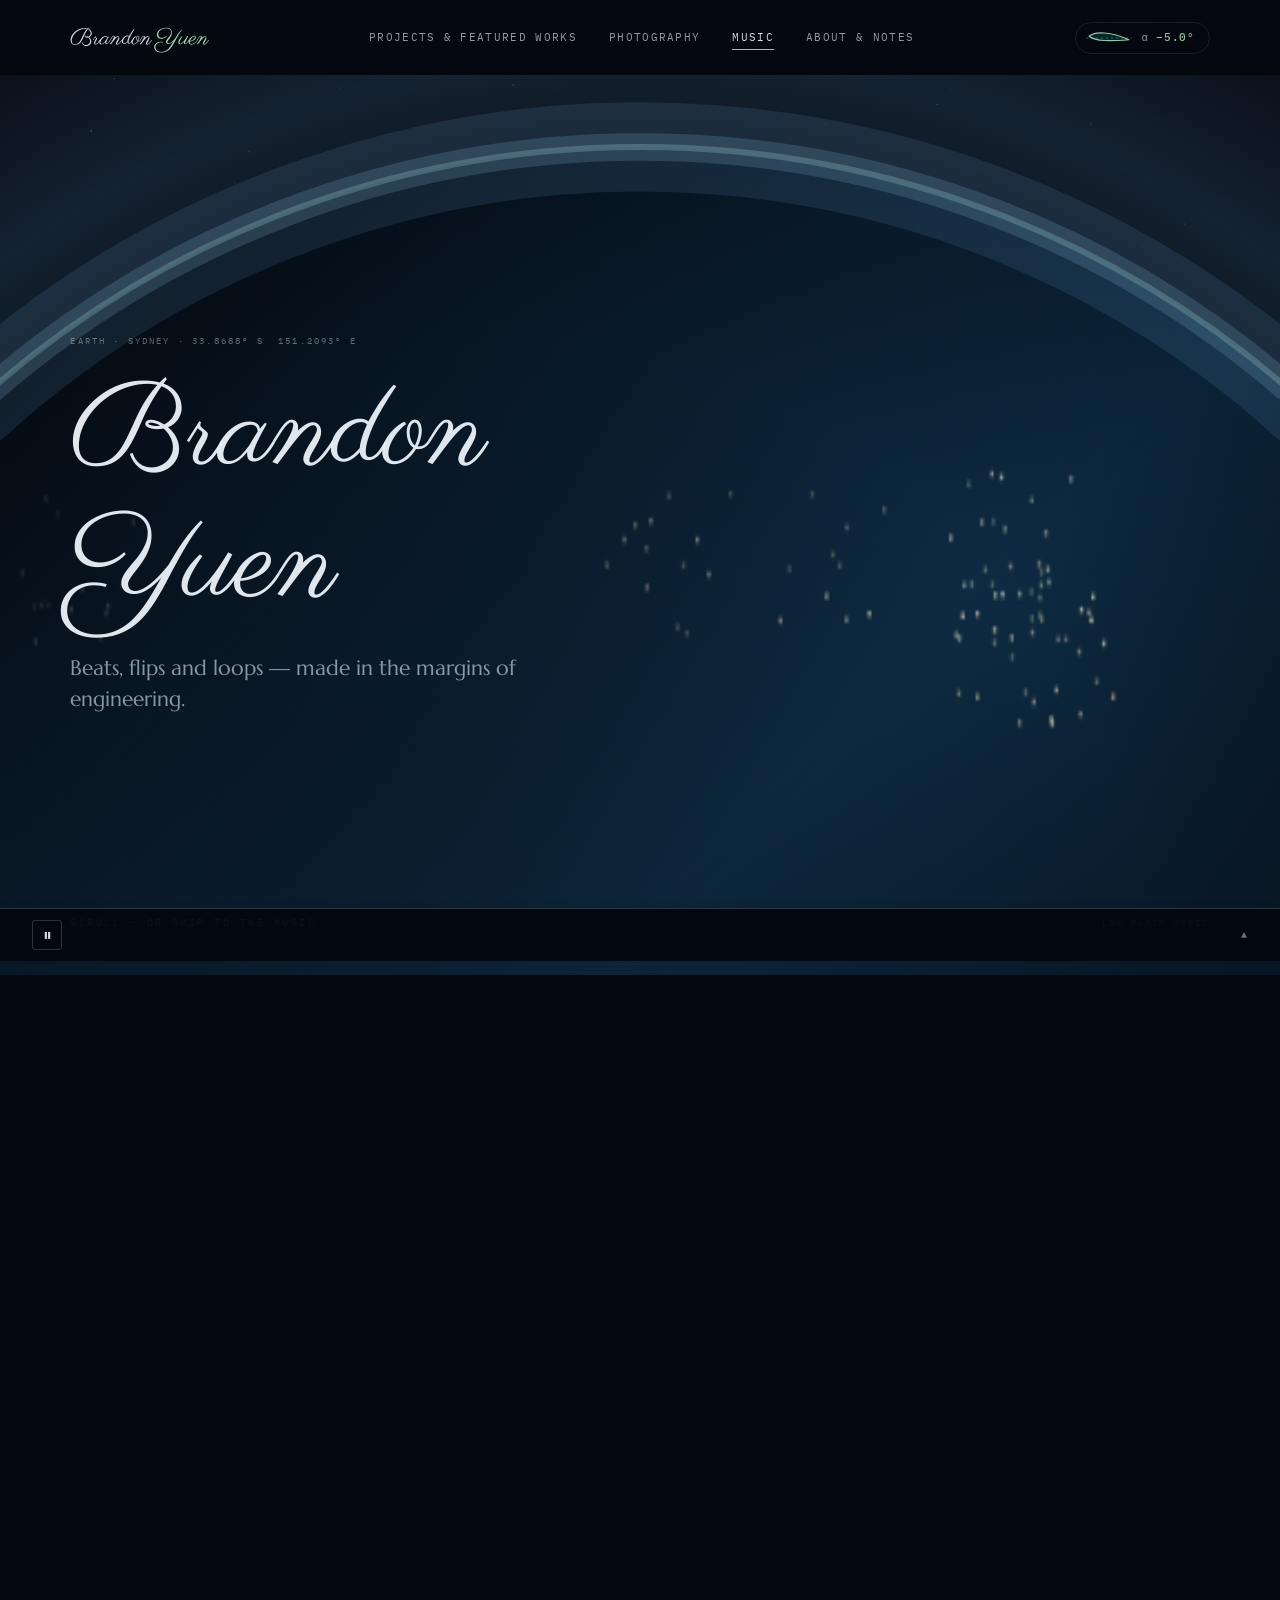
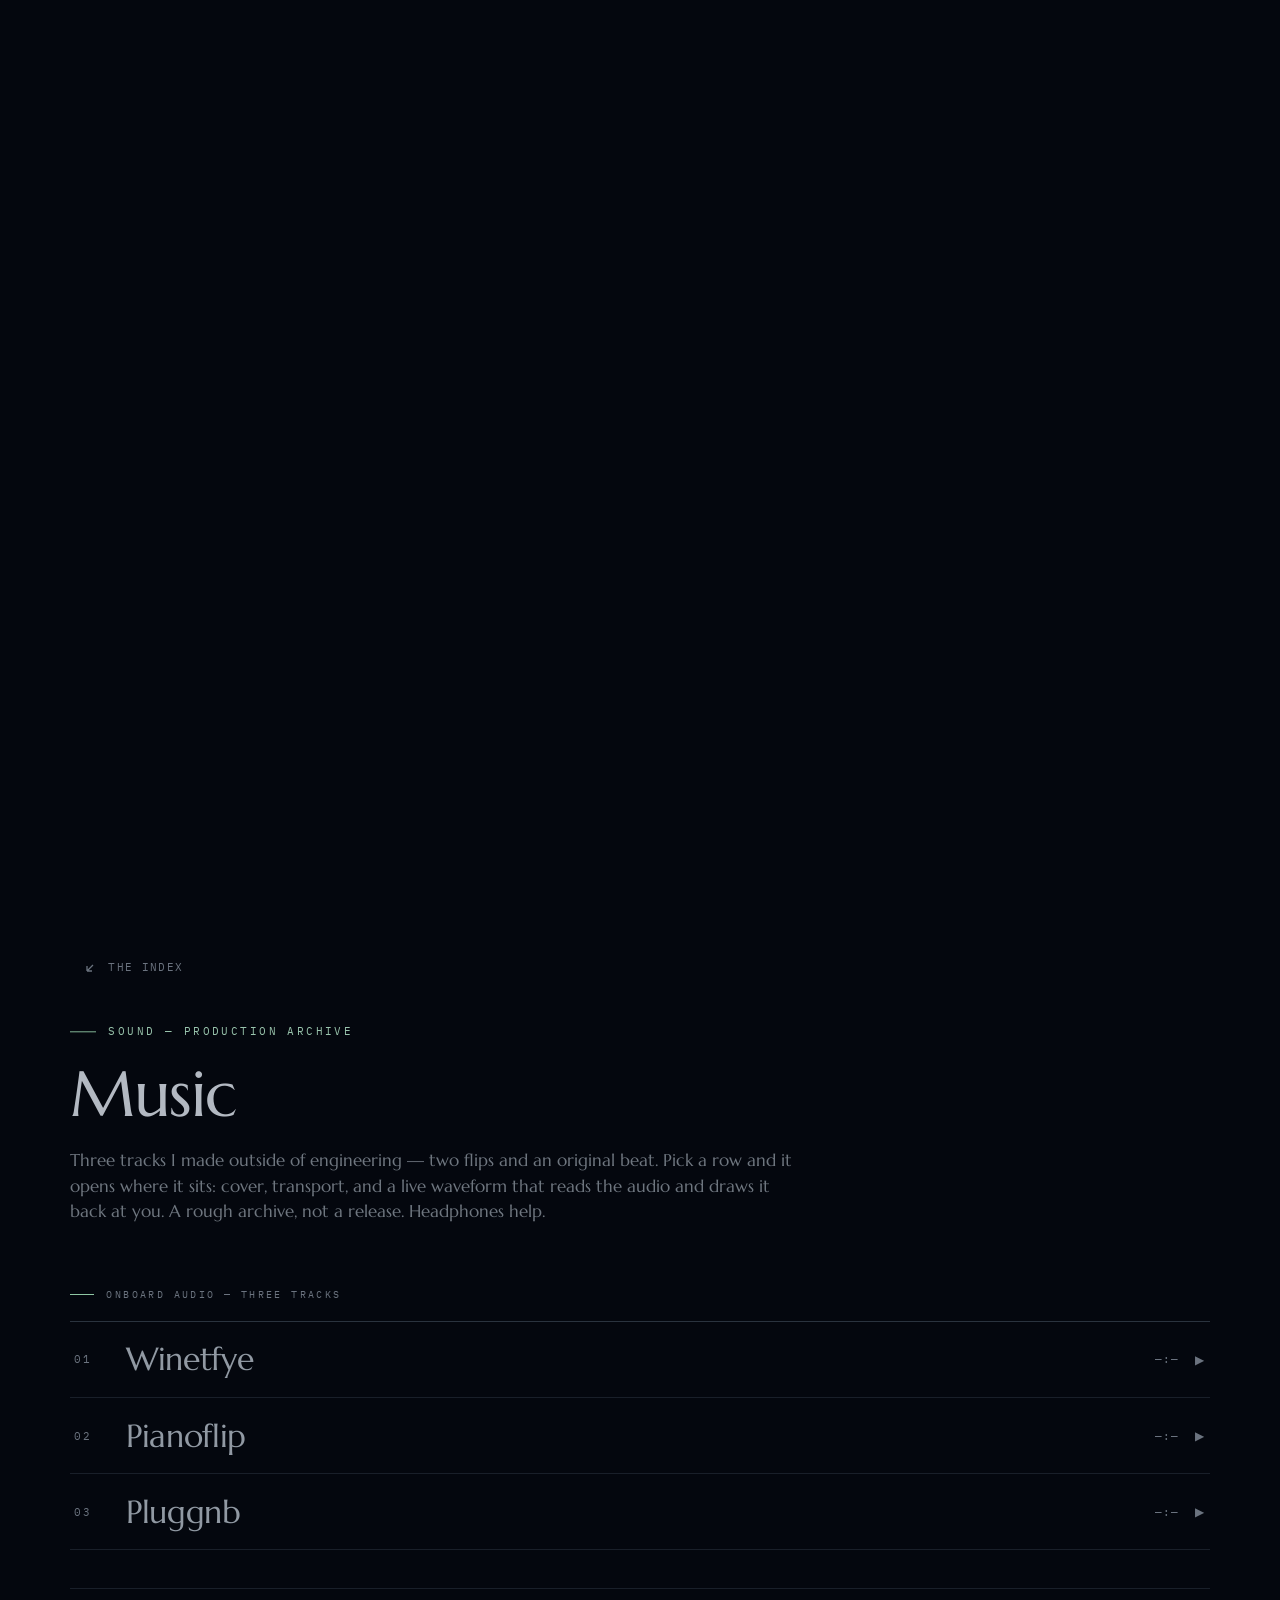
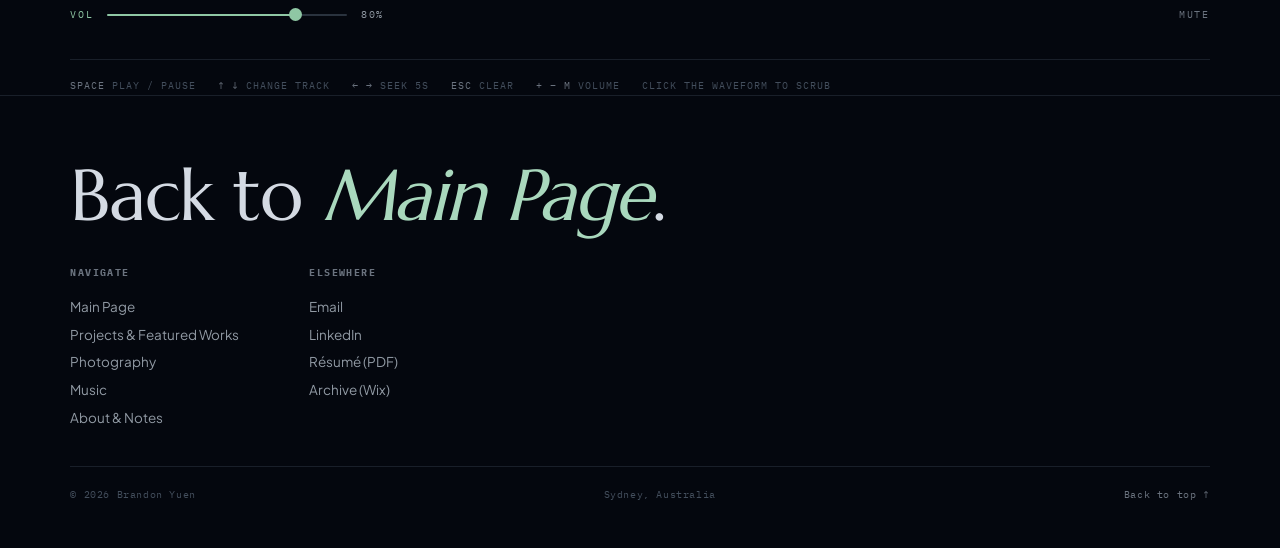
<file: music.html>
<!DOCTYPE html>
<html lang="en">
<head>
<meta charset="UTF-8">
<meta name="viewport" content="width=device-width, initial-scale=1.0">
<link rel="shortcut icon" href="WEBP/Brandon.jpg" type="image/x-icon">
<title>Music — Brandon Yuen</title>
<meta name="description" content="Music by Brandon Yuen — three original beats and flips as a visual archive. Each track opens in place with a live audio-reactive waveform.">
<link rel="canonical" href="https://1n0nly-ily.github.io/brandon-portfolio/music.html">

<!-- Open Graph — LinkedIn / Facebook / Slack link previews -->
<meta property="og:type" content="website">
<meta property="og:site_name" content="Brandon Yuen">
<meta property="og:url" content="https://1n0nly-ily.github.io/brandon-portfolio/music.html">
<meta property="og:title" content="Music — Brandon Yuen">
<meta property="og:description" content="Music by Brandon Yuen — three original beats and flips as a visual archive. Each track opens in place with a live audio-reactive waveform.">
<meta property="og:image" content="https://1n0nly-ily.github.io/brandon-portfolio/WEBP/og-share-image.jpg">
<meta property="og:image:type" content="image/jpeg">
<meta property="og:image:width" content="1200">
<meta property="og:image:height" content="630">
<meta property="og:image:alt" content="Brandon Yuen — Aerospace &amp; Mechanical Engineer, with a CFD velocity contour">
<meta property="og:locale" content="en_AU">

<!-- Twitter / X card -->
<meta name="twitter:card" content="summary_large_image">
<meta name="twitter:title" content="Music — Brandon Yuen">
<meta name="twitter:description" content="Music by Brandon Yuen — three original beats and flips as a visual archive. Each track opens in place with a live audio-reactive waveform.">
<meta name="twitter:image" content="https://1n0nly-ily.github.io/brandon-portfolio/WEBP/og-share-image.jpg">

<script>document.documentElement.classList.add('js');</script>
<noscript><style>#loader{display:none!important}.stage,.reveal{opacity:1!important;transform:none!important}
.mx-track__panelwrap{grid-template-rows:1fr!important}.mx-track__inner{opacity:1!important;transform:none!important;filter:none!important}</style></noscript>

<link rel="preconnect" href="https://fonts.googleapis.com">
<link rel="preconnect" href="https://fonts.gstatic.com" crossorigin>
<link rel="preload" as="style" href="https://fonts.googleapis.com/css2?family=Fraunces:ital,opsz,wght@0,9..144,400;0,9..144,500;1,9..144,400&family=IBM+Plex+Mono:wght@400;500&family=Marcellus&family=Parisienne&family=Plus+Jakarta+Sans:wght@400;500;600&display=swap" onload="this.onload=null;this.rel='stylesheet'">
<noscript><link rel="stylesheet" href="https://fonts.googleapis.com/css2?family=Fraunces:ital,opsz,wght@0,9..144,400;0,9..144,500;1,9..144,400&family=IBM+Plex+Mono:wght@400;500&family=Marcellus&family=Parisienne&family=Plus+Jakarta+Sans:wght@400;500;600&display=swap"></noscript>
<link rel="stylesheet" href="redesign-assets/css/core.css">
</head>
<body data-page="music.html" class="music-page">

<div class="loader loader--center" id="loader" role="status" aria-live="polite" aria-label="Loading"
     data-stages="POWERING THE DESK|WARMING THE CONVERTERS|LEAVING THE GROUND|CLEARING THE ATMOSPHERE|MAKING ORBIT|READY">
  <canvas class="mx-scene" aria-hidden="true"></canvas>
  <div class="loader__mid">
    <span class="loader__word loader__word--sig"><span>Brandon Yuen</span></span>
    <p class="loader__tag">Beats, flips and loops — made in the margins of engineering.</p>
  </div>
  <span class="loader__coord" aria-hidden="true">EARTH &middot; SYDNEY &middot; 33.8688&deg; S&nbsp;&nbsp;151.2093&deg; E</span>
  <div class="loader__meter">
    <span class="loader__bar"></span>
    <span class="loader__read">Loading <span class="loader__count"><b>000</b><sup>%</sup></span></span>
    <span class="loader__status">Initialising</span>
  </div>
</div>

<div class="grain" aria-hidden="true"></div>
<div class="railtrack" aria-hidden="true"><i></i></div>

<header class="site-header">
  <a class="brandmark" href="index.html"><b>Brandon</b><i>Yuen</i></a>
  <nav class="hnav" aria-label="Primary">
    <a href="work.html">Projects &amp; Featured Works</a>
    <a href="photography.html">Photography</a>
    <a href="music.html">Music</a>
    <a href="about.html">About &amp; Notes</a>
  </nav>
  <span class="aoa" aria-hidden="true" title="Angle of attack: the wing pitches with how fast you scroll"><svg viewBox="0 0 46 18" width="46" height="18"><line class="aoa__wind" x1="0" y1="9" x2="46" y2="9"/><g class="aoa__foil"><path d="M3 9 C9 3.2 24 2.6 43 9 C24 12.2 10 13.6 3 9Z"/></g></svg><span class="aoa__txt">&alpha; <b>+0.0</b>&deg;</span></span>
  <button class="hmenu" aria-expanded="false" aria-label="Open menu">
    <span class="hmenu__label hmenu__label--open">Menu</span>
    <span class="hmenu__label hmenu__label--close">Close</span>
  </button>
</header>

<nav class="mnav" aria-label="Mobile">
  <a href="work.html">Projects &amp; Featured Works</a>
  <a href="photography.html">Photography</a>
  <a href="music.html">Music</a>
  <a href="about.html">About &amp; Notes</a>
</nav>

<!-- ===== cosmic zoom-out hero (scroll-pinned; music-hero.js) ===== -->
<section class="mx-hero-scroll" id="mx-hero-scroll">
  <div class="mx-hero" id="mx-hero">
    <canvas class="mx-hero__scene" aria-hidden="true"></canvas>
    <div class="mx-hero__inner">
      <span class="mx-hero__coord" aria-hidden="true">EARTH &middot; SYDNEY &middot; 33.8688&deg; S&nbsp;&nbsp;151.2093&deg; E</span>
      <span class="mx-hero__sig">Brandon Yuen</span>
      <p class="mx-hero__tag">Beats, flips and loops — made in the margins of engineering.</p>
    </div>
    <a class="mx-hero__cue" href="#mx-list">Scroll &mdash; or skip to the music</a>
    <p class="mx-hero__act" id="mx-hero-act" aria-live="polite">Low Earth orbit</p>
  </div>
</section>

<main class="shell">

  <!-- ===== masthead ===== -->
  <section class="page-top" id="top">
    <a class="back-link" href="index.html"><svg viewBox="0 0 12 12" fill="none"><path d="M9 3 3 9M3 9h5M3 9V4" stroke="currentColor" stroke-width="1.3"/></svg> The Index</a>
    <span class="kicker stage">Sound — Production Archive</span>
    <h1 class="display d-1 stage">Music</h1>
    <p class="standfirst stage">Three tracks I made outside of engineering — two flips and an original beat. Pick a row and it opens where it sits: cover, transport, and a live waveform that reads the audio and draws it back at you. A rough archive, not a release. Headphones help.</p>
  </section>

  <p class="mx-ledger-label reveal">Onboard Audio — three tracks</p>

  <!-- =========================================================
       THE LEDGER
       Edit a track's on-screen NAME in  data-title="…"  AND the
       matching  <span class="mx-track__name">…</span>  below it.
       data-note="…"  is the one-line description under the waveform.
       Leave  data-src  and  data-cover  (the file paths) untouched.
       ========================================================= -->
  <ol class="mx-list" id="mx-list">

    <li class="mx-track" id="mx-1"
        data-title="Winetfye"
        data-src="WEBP/Music Production/winetfyenb-flip.mp3"
        data-cover="WEBP/Music Production/2.webp"
        data-note="nb flip — slowed, re-chopped, new drums">
      <h2 class="mx-track__title-h">
        <button class="mx-track__head" type="button" aria-expanded="false" aria-controls="mx-1-panel">
          <span class="mx-track__n">01</span>
          <span class="mx-track__name">Winetfye</span>
          <span class="mx-track__tail">
            <span class="mx-track__dur" data-dur>—:—</span>
            <span class="mx-track__glyph" aria-hidden="true">&#9654;</span>
          </span>
        </button>
      </h2>
    </li>

    <li class="mx-track" id="mx-2"
        data-title="Pianoflip"
        data-src="WEBP/Music Production/Pianoflip.mp3"
        data-cover="WEBP/Music Production/3.webp"
        data-note="piano loop flipped into a half-time beat">
      <h2 class="mx-track__title-h">
        <button class="mx-track__head" type="button" aria-expanded="false" aria-controls="mx-2-panel">
          <span class="mx-track__n">02</span>
          <span class="mx-track__name">Pianoflip</span>
          <span class="mx-track__tail">
            <span class="mx-track__dur" data-dur>—:—</span>
            <span class="mx-track__glyph" aria-hidden="true">&#9654;</span>
          </span>
        </button>
      </h2>
    </li>

    <li class="mx-track" id="mx-3"
        data-title="Pluggnb"
        data-src="WEBP/Music Production/Twice_Fancy_Plug.mp3"
        data-cover="WEBP/Music Production/4.webp"
        data-note="original — plugg / nb crossover, 140bpm">
      <h2 class="mx-track__title-h">
        <button class="mx-track__head" type="button" aria-expanded="false" aria-controls="mx-3-panel">
          <span class="mx-track__n">03</span>
          <span class="mx-track__name">Pluggnb</span>
          <span class="mx-track__tail">
            <span class="mx-track__dur" data-dur>—:—</span>
            <span class="mx-track__glyph" aria-hidden="true">&#9654;</span>
          </span>
        </button>
      </h2>
    </li>

  </ol>

  <div>
    <p class="mx-keys reveal">
      <span><kbd>Space</kbd> play / pause</span>
      <span><kbd>&uarr;</kbd> <kbd>&darr;</kbd> change track</span>
      <span><kbd>&larr;</kbd> <kbd>&rarr;</kbd> seek 5s</span>
      <span><kbd>Esc</kbd> clear</span>
      <span><kbd>+</kbd> <kbd>&minus;</kbd> <kbd>M</kbd> volume</span>
      <span>Click the waveform to scrub</span>
    </p>
  </div>

</main>

<footer class="site-footer">
  <p class="foot-big reveal">Back to <a class="link" href="index.html"><em>Main Page</em></a>.</p>
  <div class="foot-cols">
    <div class="foot-col">
      <h4>Navigate</h4>
      <a href="index.html">Main Page</a>
      <a href="work.html">Projects &amp; Featured Works</a>
      <a href="photography.html">Photography</a>
      <a href="music.html">Music</a>
      <a href="about.html">About &amp; Notes</a>
    </div>
    <div class="foot-col">
      <h4>Elsewhere</h4>
      <a href="mailto:yuenzulniro25@gmail.com">Email</a>
      <a href="https://www.linkedin.com/in/brandon-yuen-engineer" target="_blank" rel="noopener">LinkedIn</a>
      <a href="resume.pdf" target="_blank" rel="noopener">Résumé (PDF)</a>
      <a href="https://brand0nyuen.wixsite.com/portfolio" target="_blank" rel="noopener">Archive (Wix)</a>
    </div>
  </div>
  <div class="foot-fine"><span>© 2026 Brandon Yuen</span><span>Sydney, Australia</span><a class="totop" href="#top">Back to top &uarr;</a></div>
</footer>

<script src="redesign-assets/js/music-loader.js"></script>
<script src="redesign-assets/js/music-hero.js"></script>
<script src="redesign-assets/vendor/gsap.min.js"></script>
<script src="redesign-assets/vendor/ScrollTrigger.min.js"></script>
<script src="redesign-assets/js/app.js"></script>
<script src="redesign-assets/js/music.js"></script>
</body>
</html>
</file>
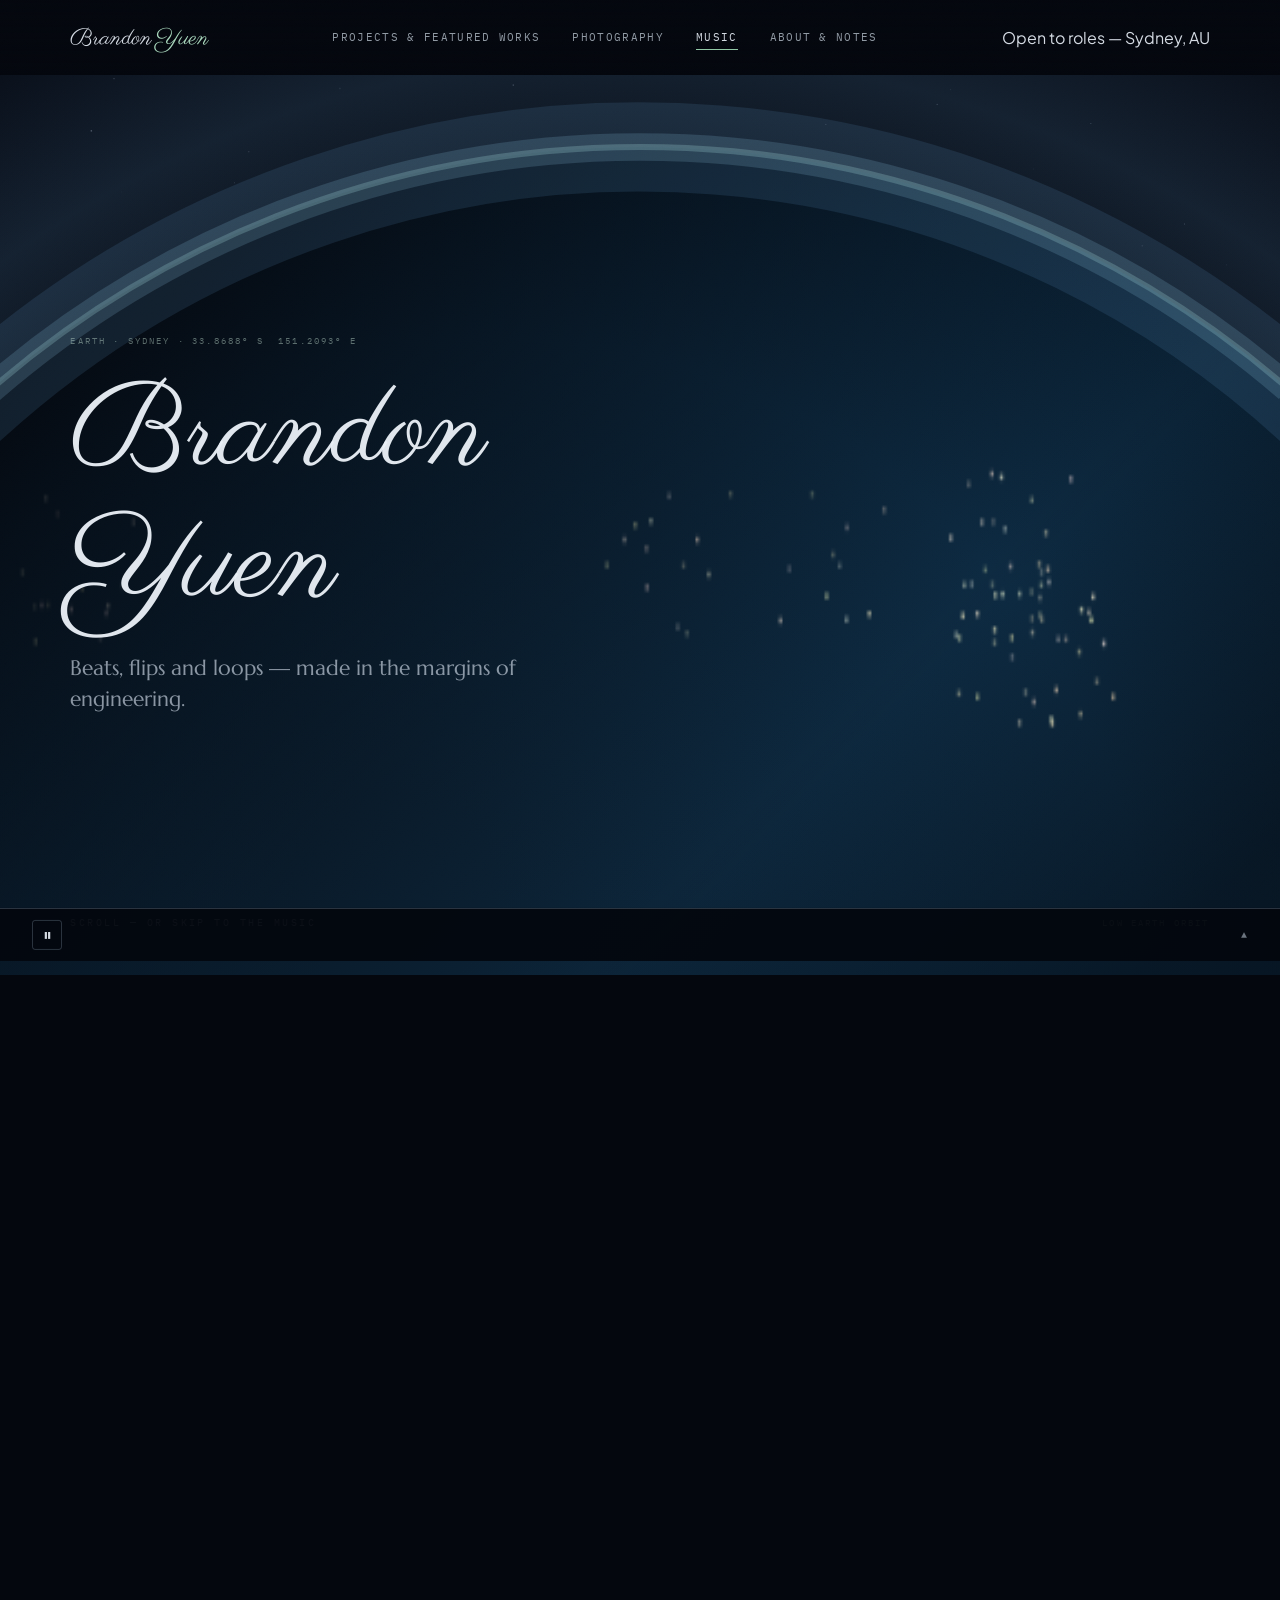
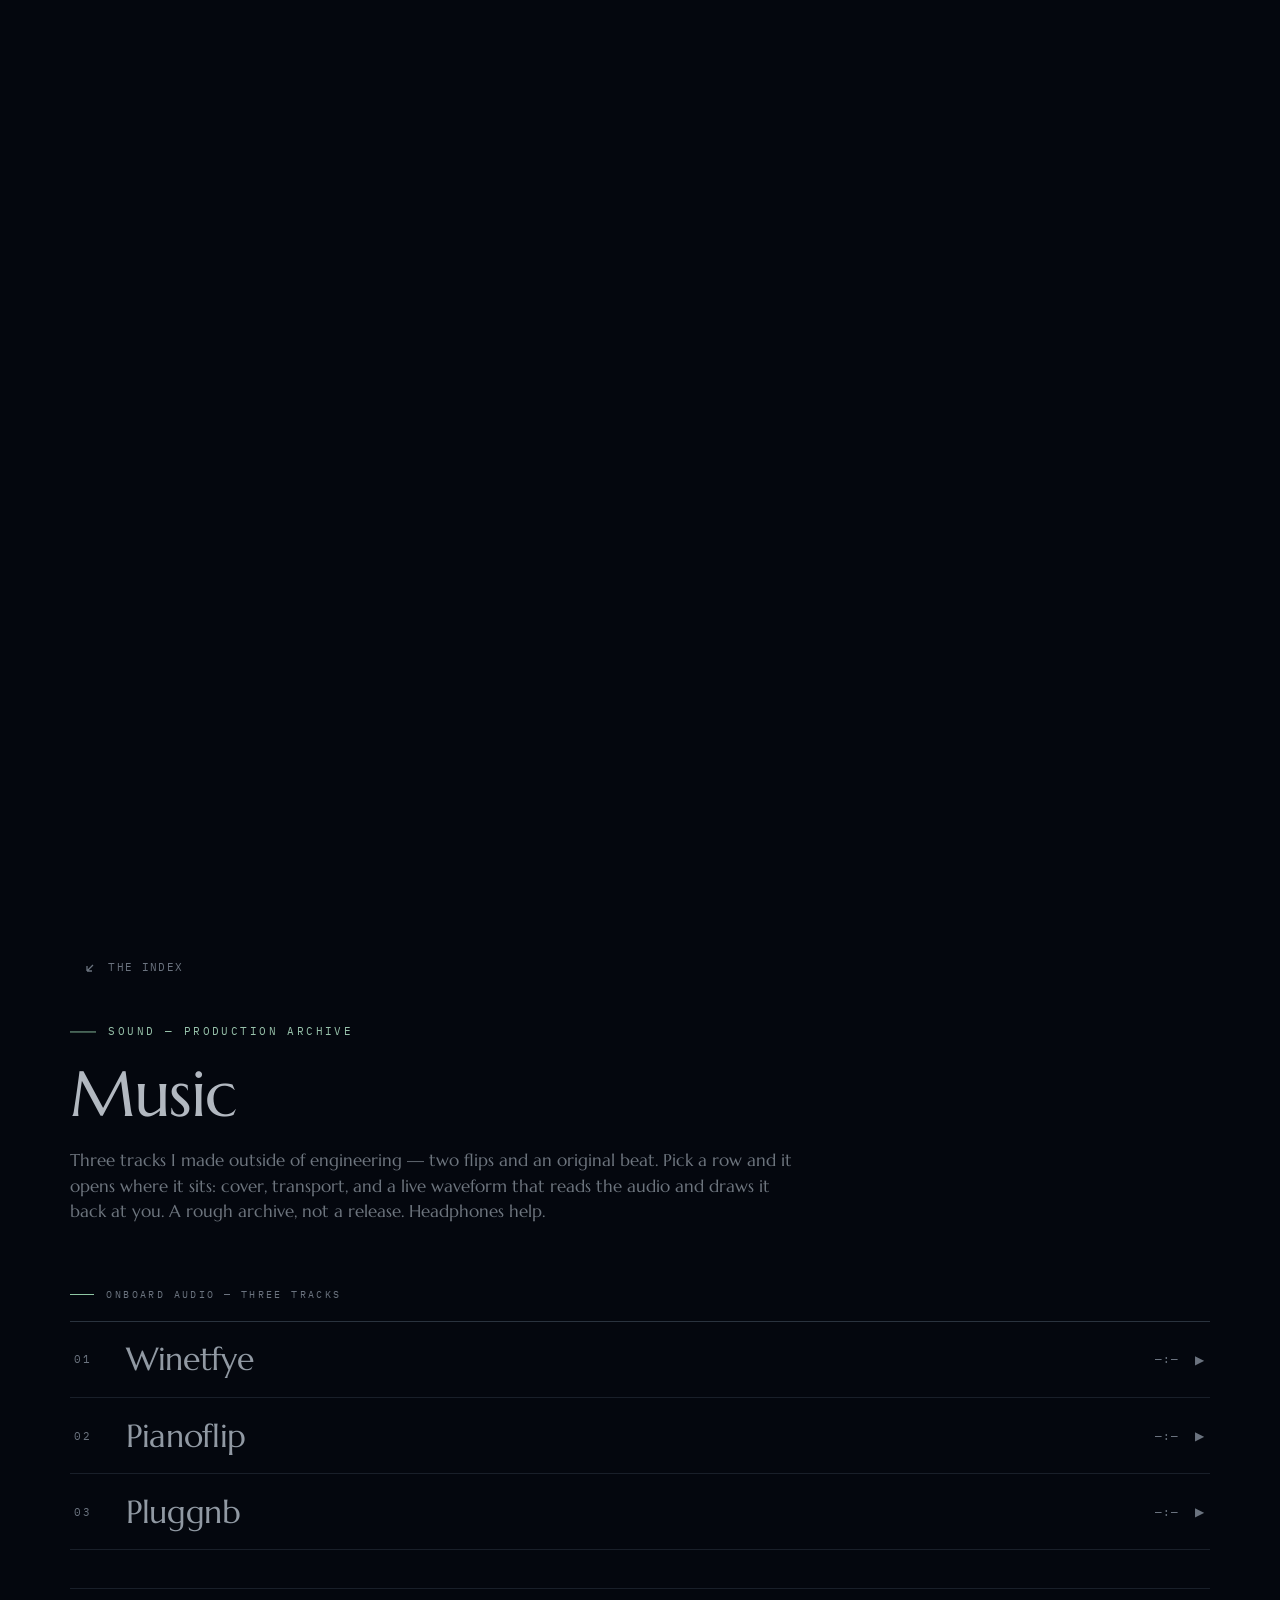
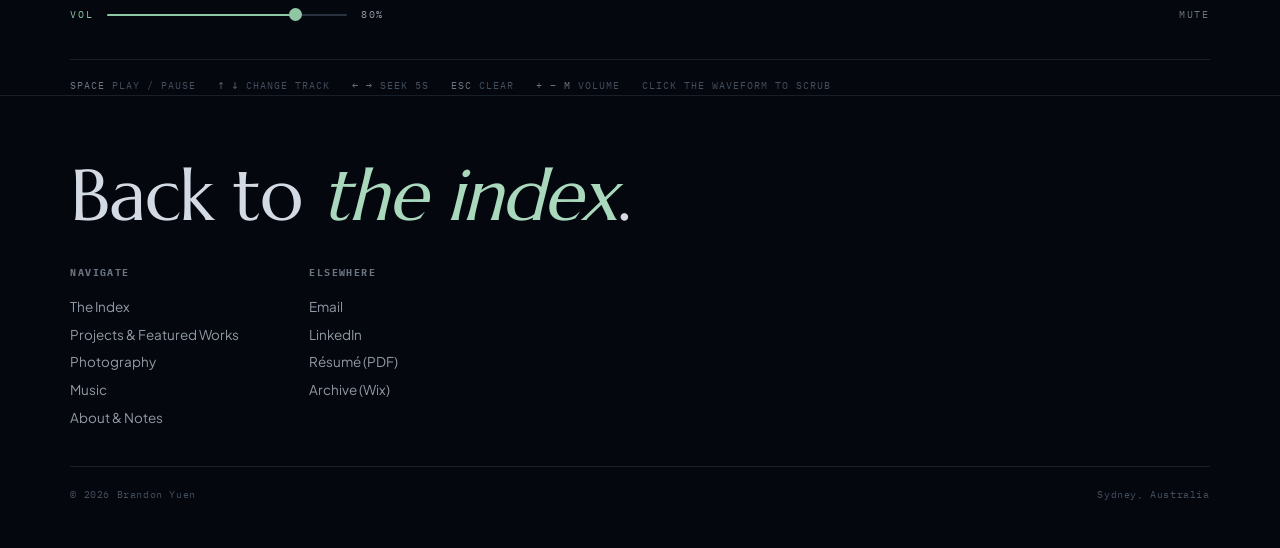
<file: music.redesign.html>
<!DOCTYPE html>
<html lang="en">
<head>
<meta charset="UTF-8">
<meta name="viewport" content="width=device-width, initial-scale=1.0">
<link rel="shortcut icon" href="WEBP/Brandon.jpg" type="image/x-icon">
<title>Music — Brandon Yuen</title>
<meta name="description" content="Music by Brandon Yuen — three original beats and flips as a visual archive. Each track opens in place with a live audio-reactive waveform.">

<script>document.documentElement.classList.add('js');</script>
<noscript><style>#loader{display:none!important}.stage,.reveal{opacity:1!important;transform:none!important}
.mx-track__panelwrap{grid-template-rows:1fr!important}.mx-track__inner{opacity:1!important;transform:none!important;filter:none!important}</style></noscript>

<link rel="preconnect" href="https://fonts.googleapis.com">
<link rel="preconnect" href="https://fonts.gstatic.com" crossorigin>
<link href="https://fonts.googleapis.com/css2?family=Fraunces:ital,opsz,wght@0,9..144,400;0,9..144,500;1,9..144,400&family=IBM+Plex+Mono:wght@400;500&family=Marcellus&family=Parisienne&family=Plus+Jakarta+Sans:wght@400;500;600&display=swap" rel="stylesheet">
<link rel="stylesheet" href="redesign-assets/css/core.css">
</head>
<body data-page="music.redesign.html" class="music-page">

<div class="loader loader--center" id="loader" role="status" aria-live="polite" aria-label="Loading"
     data-stages="POWERING THE DESK|WARMING THE CONVERTERS|LEAVING THE GROUND|CLEARING THE ATMOSPHERE|MAKING ORBIT|READY">
  <canvas class="mx-scene" aria-hidden="true"></canvas>
  <div class="loader__mid">
    <span class="loader__word loader__word--sig"><span>Brandon Yuen</span></span>
    <p class="loader__tag">Beats, flips and loops — made in the margins of engineering.</p>
  </div>
  <span class="loader__coord" aria-hidden="true">EARTH &middot; SYDNEY &middot; 33.8688&deg; S&nbsp;&nbsp;151.2093&deg; E</span>
  <div class="loader__meter">
    <span class="loader__bar"></span>
    <span class="loader__read">Loading <span class="loader__count"><b>000</b><sup>%</sup></span></span>
    <span class="loader__status">Initialising</span>
  </div>
</div>

<div class="grain" aria-hidden="true"></div>
<div class="railtrack" aria-hidden="true"><i></i></div>

<header class="site-header">
  <a class="brandmark" href="index.redesign.html"><b>Brandon</b><i>Yuen</i></a>
  <nav class="hnav" aria-label="Primary">
    <a href="work.redesign.html">Projects &amp; Featured Works</a>
    <a href="photography.redesign.html">Photography</a>
    <a href="music.redesign.html">Music</a>
    <a href="about.redesign.html">About &amp; Notes</a>
  </nav>
  <span class="avail"><i aria-hidden="true"></i><span>Open to roles — Sydney, AU</span></span>
  <button class="hmenu" aria-expanded="false" aria-label="Open menu">
    <span class="hmenu__label hmenu__label--open">Menu</span>
    <span class="hmenu__label hmenu__label--close">Close</span>
  </button>
</header>

<nav class="mnav" aria-label="Mobile">
  <a href="work.redesign.html">Projects &amp; Featured Works</a>
  <a href="photography.redesign.html">Photography</a>
  <a href="music.redesign.html">Music</a>
  <a href="about.redesign.html">About &amp; Notes</a>
</nav>

<!-- ===== cosmic zoom-out hero (scroll-pinned; music-hero.js) ===== -->
<section class="mx-hero-scroll" id="mx-hero-scroll">
  <div class="mx-hero" id="mx-hero">
    <canvas class="mx-hero__scene" aria-hidden="true"></canvas>
    <div class="mx-hero__inner">
      <span class="mx-hero__coord" aria-hidden="true">EARTH &middot; SYDNEY &middot; 33.8688&deg; S&nbsp;&nbsp;151.2093&deg; E</span>
      <span class="mx-hero__sig">Brandon Yuen</span>
      <p class="mx-hero__tag">Beats, flips and loops — made in the margins of engineering.</p>
    </div>
    <a class="mx-hero__cue" href="#mx-list">Scroll &mdash; or skip to the music</a>
    <p class="mx-hero__act" id="mx-hero-act" aria-live="polite">Low Earth orbit</p>
  </div>
</section>

<main class="shell">

  <!-- ===== masthead ===== -->
  <section class="page-top" id="top">
    <a class="back-link" href="index.redesign.html"><svg viewBox="0 0 12 12" fill="none"><path d="M9 3 3 9M3 9h5M3 9V4" stroke="currentColor" stroke-width="1.3"/></svg> The Index</a>
    <span class="kicker stage">Sound — Production Archive</span>
    <h1 class="display d-1 stage">Music</h1>
    <p class="standfirst stage">Three tracks I made outside of engineering — two flips and an original beat. Pick a row and it opens where it sits: cover, transport, and a live waveform that reads the audio and draws it back at you. A rough archive, not a release. Headphones help.</p>
  </section>

  <p class="mx-ledger-label reveal">Onboard Audio — three tracks</p>

  <!-- =========================================================
       THE LEDGER
       Edit a track's on-screen NAME in  data-title="…"  AND the
       matching  <span class="mx-track__name">…</span>  below it.
       data-note="…"  is the one-line description under the waveform.
       Leave  data-src  and  data-cover  (the file paths) untouched.
       ========================================================= -->
  <ol class="mx-list" id="mx-list">

    <li class="mx-track" id="mx-1"
        data-title="Winetfye"
        data-src="WEBP/Music Production/winetfyenb-flip.mp3"
        data-cover="WEBP/Music Production/2.webp"
        data-note="nb flip — slowed, re-chopped, new drums">
      <h2 class="mx-track__title-h">
        <button class="mx-track__head" type="button" aria-expanded="false" aria-controls="mx-1-panel">
          <span class="mx-track__n">01</span>
          <span class="mx-track__name">Winetfye</span>
          <span class="mx-track__tail">
            <span class="mx-track__dur" data-dur>—:—</span>
            <span class="mx-track__glyph" aria-hidden="true">&#9654;</span>
          </span>
        </button>
      </h2>
    </li>

    <li class="mx-track" id="mx-2"
        data-title="Pianoflip"
        data-src="WEBP/Music Production/Pianoflip.mp3"
        data-cover="WEBP/Music Production/3.webp"
        data-note="piano loop flipped into a half-time beat">
      <h2 class="mx-track__title-h">
        <button class="mx-track__head" type="button" aria-expanded="false" aria-controls="mx-2-panel">
          <span class="mx-track__n">02</span>
          <span class="mx-track__name">Pianoflip</span>
          <span class="mx-track__tail">
            <span class="mx-track__dur" data-dur>—:—</span>
            <span class="mx-track__glyph" aria-hidden="true">&#9654;</span>
          </span>
        </button>
      </h2>
    </li>

    <li class="mx-track" id="mx-3"
        data-title="Pluggnb"
        data-src="WEBP/Music Production/Twice_Fancy_Plug.mp3"
        data-cover="WEBP/Music Production/4.webp"
        data-note="original — plugg / nb crossover, 140bpm">
      <h2 class="mx-track__title-h">
        <button class="mx-track__head" type="button" aria-expanded="false" aria-controls="mx-3-panel">
          <span class="mx-track__n">03</span>
          <span class="mx-track__name">Pluggnb</span>
          <span class="mx-track__tail">
            <span class="mx-track__dur" data-dur>—:—</span>
            <span class="mx-track__glyph" aria-hidden="true">&#9654;</span>
          </span>
        </button>
      </h2>
    </li>

  </ol>

  <div>
    <p class="mx-keys reveal">
      <span><kbd>Space</kbd> play / pause</span>
      <span><kbd>&uarr;</kbd> <kbd>&darr;</kbd> change track</span>
      <span><kbd>&larr;</kbd> <kbd>&rarr;</kbd> seek 5s</span>
      <span><kbd>Esc</kbd> clear</span>
      <span><kbd>+</kbd> <kbd>&minus;</kbd> <kbd>M</kbd> volume</span>
      <span>Click the waveform to scrub</span>
    </p>
  </div>

</main>

<footer class="site-footer">
  <p class="foot-big reveal">Back to <a class="link" href="index.redesign.html"><em>the index</em></a>.</p>
  <div class="foot-cols">
    <div class="foot-col">
      <h4>Navigate</h4>
      <a href="index.redesign.html">The Index</a>
      <a href="work.redesign.html">Projects &amp; Featured Works</a>
      <a href="photography.redesign.html">Photography</a>
      <a href="music.redesign.html">Music</a>
      <a href="about.redesign.html">About &amp; Notes</a>
    </div>
    <div class="foot-col">
      <h4>Elsewhere</h4>
      <a href="mailto:yuenzulniro25@gmail.com">Email</a>
      <a href="https://www.linkedin.com/in/tsan-hoi-zulniro-brandon-yuen-83b472233" target="_blank" rel="noopener">LinkedIn</a>
      <a href="resume.pdf" target="_blank" rel="noopener">Résumé (PDF)</a>
      <a href="https://brand0nyuen.wixsite.com/portfolio" target="_blank" rel="noopener">Archive (Wix)</a>
    </div>
  </div>
  <div class="foot-fine"><span>© 2026 Brandon Yuen</span><span>Sydney, Australia</span></div>
</footer>

<script src="redesign-assets/js/music-loader.js"></script>
<script src="redesign-assets/js/music-hero.js"></script>
<script src="redesign-assets/vendor/gsap.min.js"></script>
<script src="redesign-assets/vendor/ScrollTrigger.min.js"></script>
<script src="redesign-assets/js/app.js"></script>
<script src="redesign-assets/js/music.js"></script>
</body>
</html>
</file>
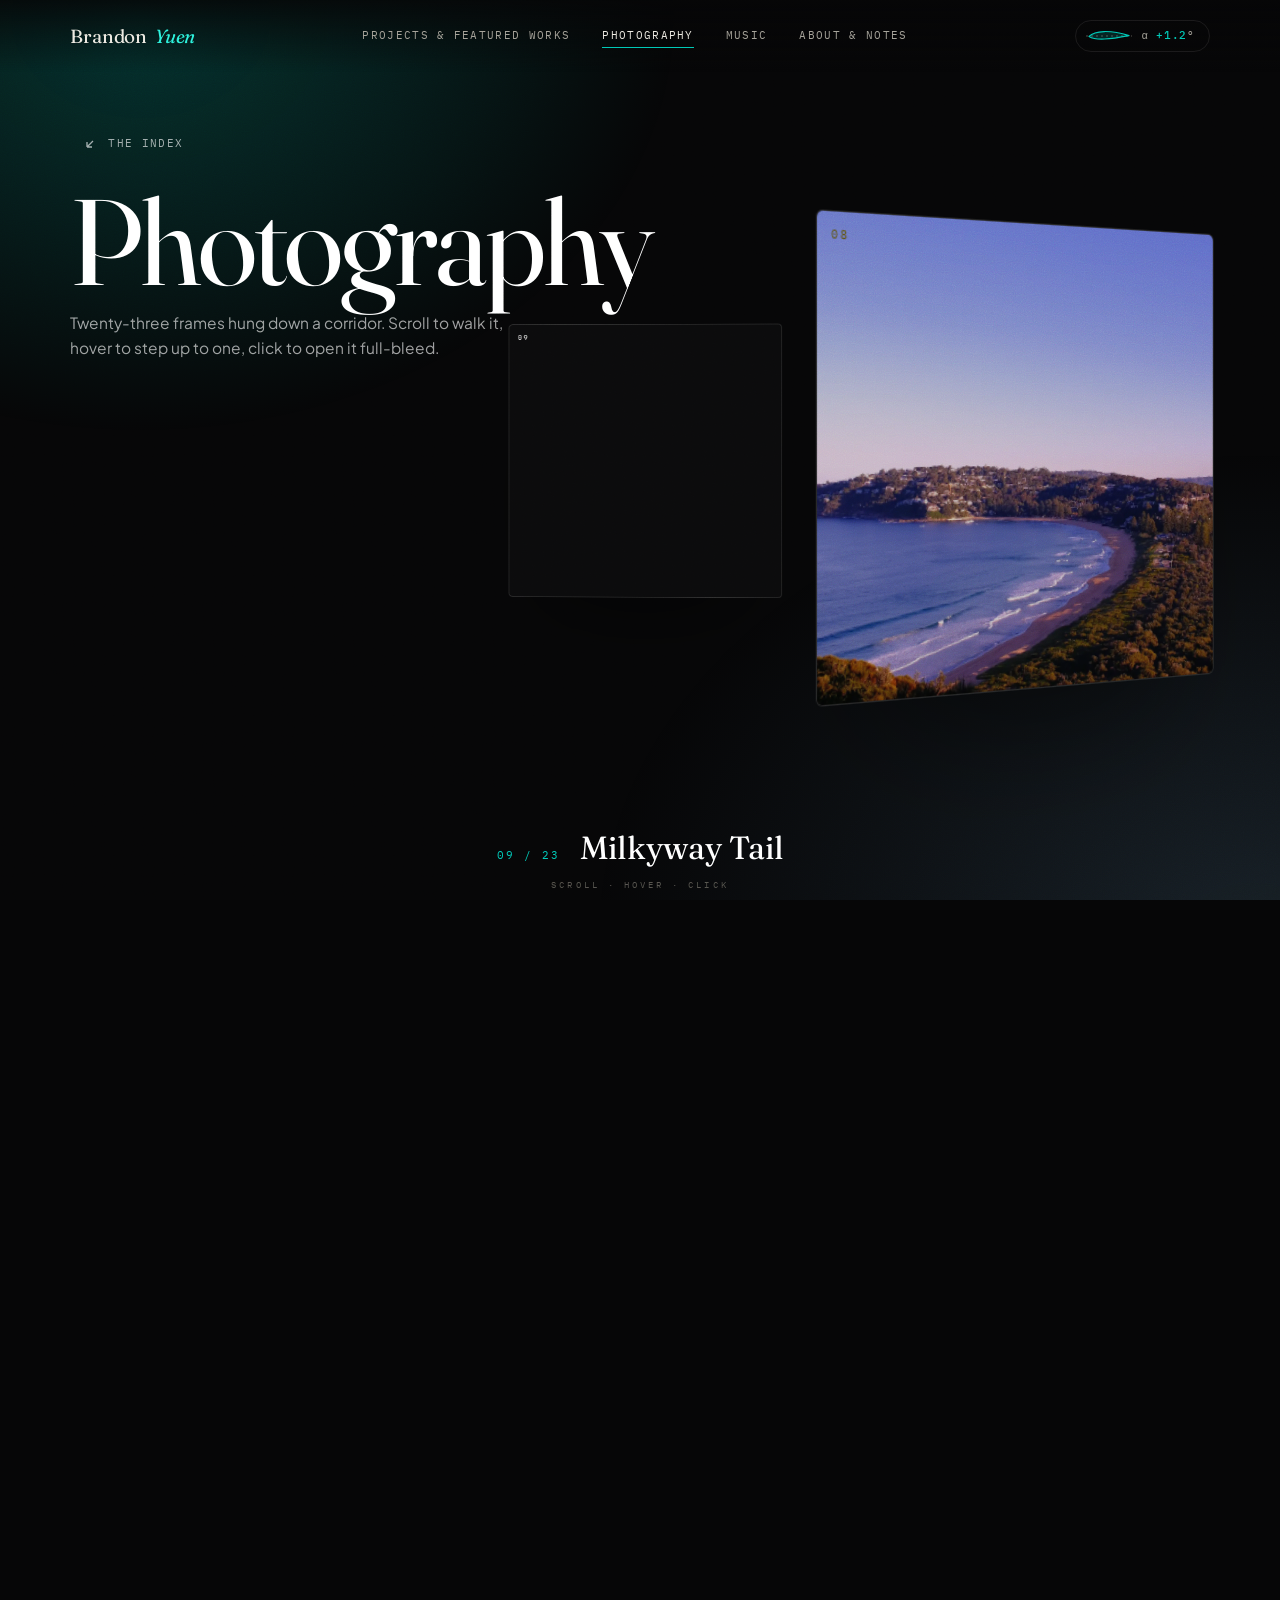
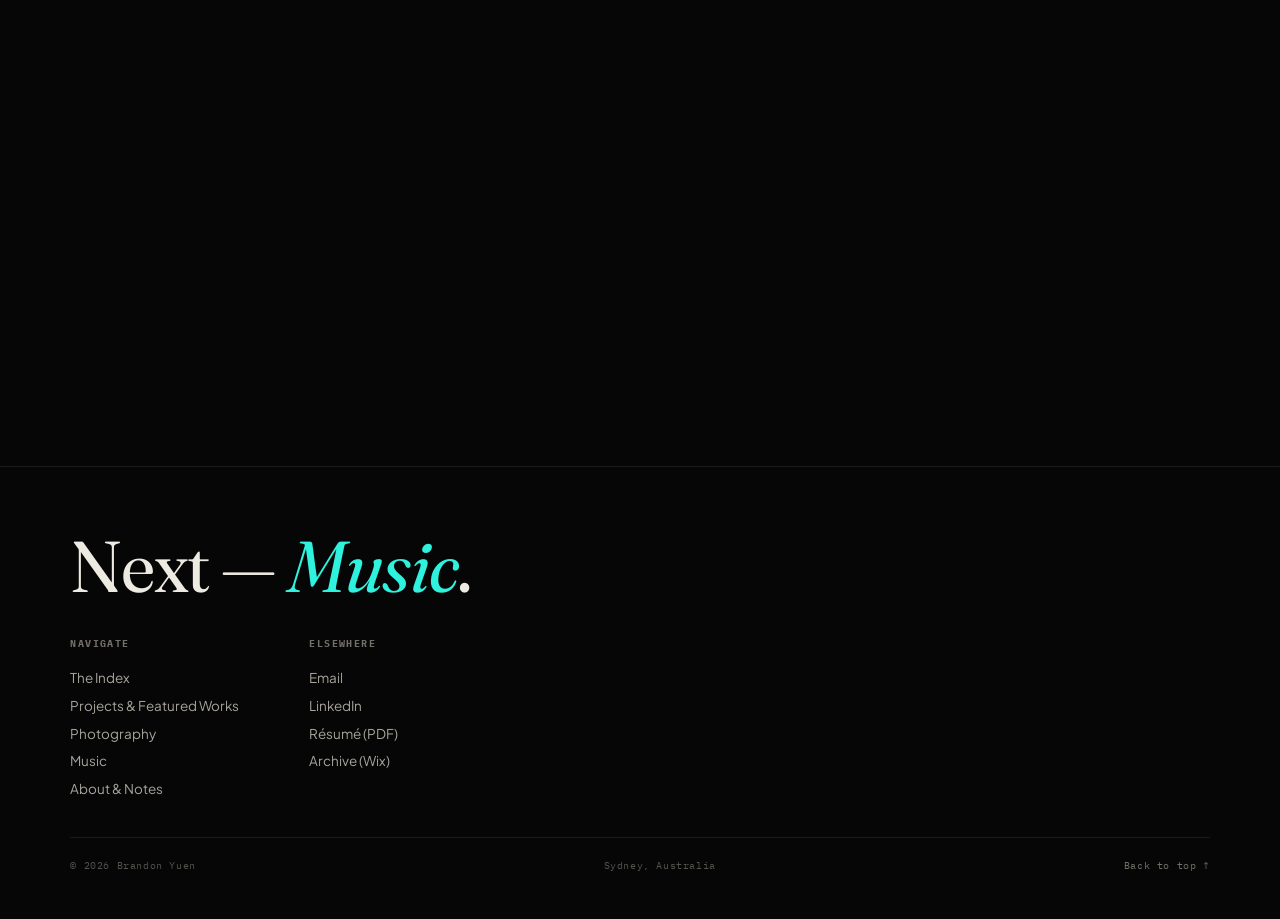
<file: photography.html>
<!DOCTYPE html>
<html lang="en">
<head>
<meta charset="UTF-8">
<meta name="viewport" content="width=device-width, initial-scale=1.0">
<link rel="shortcut icon" href="WEBP/Brandon.jpg" type="image/x-icon">
<title>Photography — Brandon Yuen</title>
<meta name="description" content="Photography by Brandon Yuen — 23 frames hung in a 3D corridor you scroll through. Hover to step up to one, click to open it full-bleed.">
<link rel="canonical" href="https://1n0nly-ily.github.io/brandon-portfolio/photography.html">

<!-- Open Graph — LinkedIn / Facebook / Slack link previews -->
<meta property="og:type" content="website">
<meta property="og:site_name" content="Brandon Yuen">
<meta property="og:url" content="https://1n0nly-ily.github.io/brandon-portfolio/photography.html">
<meta property="og:title" content="Photography — Brandon Yuen">
<meta property="og:description" content="Photography by Brandon Yuen — 23 frames hung in a 3D corridor you scroll through. Hover to step up to one, click to open it full-bleed.">
<meta property="og:image" content="https://1n0nly-ily.github.io/brandon-portfolio/WEBP/og-share-image.jpg">
<meta property="og:image:type" content="image/jpeg">
<meta property="og:image:width" content="1200">
<meta property="og:image:height" content="630">
<meta property="og:image:alt" content="Brandon Yuen — Aerospace &amp; Mechanical Engineer, with a CFD velocity contour">
<meta property="og:locale" content="en_AU">

<!-- Twitter / X card -->
<meta name="twitter:card" content="summary_large_image">
<meta name="twitter:title" content="Photography — Brandon Yuen">
<meta name="twitter:description" content="Photography by Brandon Yuen — 23 frames hung in a 3D corridor you scroll through. Hover to step up to one, click to open it full-bleed.">
<meta name="twitter:image" content="https://1n0nly-ily.github.io/brandon-portfolio/WEBP/og-share-image.jpg">

<script>document.documentElement.classList.add('js');</script>
<noscript><style>#loader{display:none!important}.stage,.reveal{opacity:1!important;transform:none!important}
.hall{position:static!important;height:auto!important;overflow:visible!important;perspective:none!important;padding:60px 0}
.hall__space{position:static!important;transform:none!important;display:grid!important;grid-template-columns:repeat(auto-fill,minmax(240px,1fr))!important;gap:18px!important;padding-inline:var(--edge)}
.hframe{position:static!important;width:auto!important;height:auto!important;margin:0!important;transform:none!important;opacity:1!important;aspect-ratio:1/1}
.hall__floor,.hall__ceil,.hall__cap,.hall__hint{display:none!important}.hall__title{position:static!important;max-width:none!important;margin-bottom:30px}</style></noscript>

<link rel="preconnect" href="https://fonts.googleapis.com">
<link rel="preconnect" href="https://fonts.gstatic.com" crossorigin>
<link rel="preload" as="style" href="https://fonts.googleapis.com/css2?family=Fraunces:ital,opsz,wght@0,9..144,400;0,9..144,500;1,9..144,400&family=IBM+Plex+Mono:wght@400;500&family=Plus+Jakarta+Sans:wght@400;500;600&display=swap" onload="this.onload=null;this.rel='stylesheet'">
<noscript><link rel="stylesheet" href="https://fonts.googleapis.com/css2?family=Fraunces:ital,opsz,wght@0,9..144,400;0,9..144,500;1,9..144,400&family=IBM+Plex+Mono:wght@400;500&family=Plus+Jakarta+Sans:wght@400;500;600&display=swap"></noscript>
<link rel="stylesheet" href="redesign-assets/css/core.css">
</head>
<body data-page="photography.html" class="photo-page">

<div class="loader" id="loader" role="status" aria-live="polite" aria-label="Loading">
  <div class="loader__top">
    <span class="loader__label">Brandon Yuen — Photography</span>
    <span class="loader__label">Sydney, AU</span>
  </div>
  <div class="loader__mid">
    <span class="loader__word"><span>Photography</span></span>
  </div>
  <div class="loader__bottom">
    <span class="loader__count"><b>000</b><sup>%</sup></span>
    <span class="loader__status">Initialising</span>
  </div>
  <span class="loader__bar"></span>
</div>

<div class="grain" aria-hidden="true"></div>
<div class="railtrack" aria-hidden="true"><i></i></div>

<header class="site-header">
  <a class="brandmark" href="index.html"><b>Brandon</b><i>Yuen</i></a>
  <nav class="hnav" aria-label="Primary">
    <a href="work.html">Projects &amp; Featured Works</a>
    <a href="photography.html">Photography</a>
    <a href="music.html">Music</a>
    <a href="about.html">About &amp; Notes</a>
  </nav>
  <span class="aoa" aria-hidden="true" title="Angle of attack: the wing pitches with how fast you scroll"><svg viewBox="0 0 46 18" width="46" height="18"><line class="aoa__wind" x1="0" y1="9" x2="46" y2="9"/><g class="aoa__foil"><path d="M3 9 C9 3.2 24 2.6 43 9 C24 12.2 10 13.6 3 9Z"/></g></svg><span class="aoa__txt">&alpha; <b>+0.0</b>&deg;</span></span>
  <button class="hmenu" aria-expanded="false" aria-label="Open menu">
    <span class="hmenu__label hmenu__label--open">Menu</span>
    <span class="hmenu__label hmenu__label--close">Close</span>
  </button>
</header>

<nav class="mnav" aria-label="Mobile">
  <a href="work.html">Projects &amp; Featured Works</a>
  <a href="photography.html">Photography</a>
  <a href="music.html">Music</a>
  <a href="about.html">About &amp; Notes</a>
</nav>

<main>
  <section class="hall-scroll" id="hall-scroll">
    <div class="hall" id="hall">

      <div class="hall__space" id="hall-space">
        <div class="hall__ceil" aria-hidden="true"></div>
        <div class="hall__floor" aria-hidden="true"></div>

        <a class="hframe js-frame" href="#frame-1"  data-id="12 Apostles" data-note="" data-src="WEBP/Photography/30XT0336.webp"><span class="hframe__media"><img src="WEBP/Photography/30XT0336.webp" alt="" loading="eager" decoding="async" draggable="false"></span><span class="hframe__num">01</span></a>
        <a class="hframe js-frame" href="#frame-2"  data-id="Plane Spotting" data-note="" data-src="WEBP/Photography/30XT0462.webp"><span class="hframe__media"><img src="WEBP/Photography/30XT0462.webp" alt="" loading="eager" decoding="async" draggable="false"></span><span class="hframe__num">02</span></a>
        <a class="hframe js-frame" href="#frame-3"  data-id="Frankston" data-note="" data-src="WEBP/Photography/30XT0551.webp"><span class="hframe__media"><img src="WEBP/Photography/30XT0551.webp" alt="" loading="eager" decoding="async" draggable="false"></span><span class="hframe__num">03</span></a>
        <a class="hframe js-frame" href="#frame-4"  data-id="Bronte Beach" data-note="" data-src="WEBP/Photography/30XT0556.webp"><span class="hframe__media"><img src="WEBP/Photography/30XT0556.webp" alt="" loading="eager" decoding="async" draggable="false"></span><span class="hframe__num">04</span></a>
        <a class="hframe js-frame" href="#frame-5"  data-id="Williamstown" data-note="" data-src="WEBP/Photography/30XT0863.webp"><span class="hframe__media"><img src="WEBP/Photography/30XT0863.webp" alt="" loading="lazy" decoding="async" draggable="false"></span><span class="hframe__num">05</span></a>
        <a class="hframe js-frame" href="#frame-6"  data-id="Seagull" data-note="" data-src="WEBP/Photography/30XT1051.webp"><span class="hframe__media"><img src="WEBP/Photography/30XT1051.webp" alt="" loading="lazy" decoding="async" draggable="false"></span><span class="hframe__num">06</span></a>
        <a class="hframe js-frame" href="#frame-7"  data-id="Carina Nebula" data-note="" data-src="WEBP/Photography/30XT1281(3).webp"><span class="hframe__media"><img src="WEBP/Photography/30XT1281(3).webp" alt="" loading="lazy" decoding="async" draggable="false"></span><span class="hframe__num">07</span></a>
        <a class="hframe js-frame" href="#frame-8"  data-id="Palm Beach" data-note="" data-src="WEBP/Photography/30XT1480.webp"><span class="hframe__media"><img src="WEBP/Photography/30XT1480.webp" alt="" loading="lazy" decoding="async" draggable="false"></span><span class="hframe__num">08</span></a>
        <a class="hframe js-frame" href="#frame-9"  data-id="Milkyway Tail" data-note="" data-src="WEBP/Photography/30XT1497(1).webp"><span class="hframe__media"><img src="WEBP/Photography/30XT1497(1).webp" alt="" loading="lazy" decoding="async" draggable="false"></span><span class="hframe__num">09</span></a>
        <a class="hframe js-frame" href="#frame-10" data-id="Milkyway" data-note="" data-src="WEBP/Photography/30XT1963(3).webp"><span class="hframe__media"><img src="WEBP/Photography/30XT1963(3).webp" alt="" loading="lazy" decoding="async" draggable="false"></span><span class="hframe__num">10</span></a>
        <a class="hframe js-frame" href="#frame-11" data-id="Blue Mountain Milkyway" data-note="" data-src="WEBP/Photography/30XT1529_v1.webp"><span class="hframe__media"><img src="WEBP/Photography/30XT1529_v1.webp" alt="" loading="lazy" decoding="async" draggable="false"></span><span class="hframe__num">11</span></a>
        <a class="hframe js-frame" href="#frame-12" data-id="Sydney NYE" data-note="" data-src="WEBP/Photography/30XT3426.webp"><span class="hframe__media"><img src="WEBP/Photography/30XT3426.webp" alt="" loading="lazy" decoding="async" draggable="false"></span><span class="hframe__num">12</span></a>
        <a class="hframe js-frame" href="#frame-13" data-id="Kangaroo" data-note="" data-src="WEBP/Photography/30XT4267.webp"><span class="hframe__media"><img src="WEBP/Photography/30XT4267.webp" alt="" loading="lazy" decoding="async" draggable="false"></span><span class="hframe__num">13</span></a>
        <a class="hframe js-frame" href="#frame-14" data-id="Cradle Mountain" data-note="" data-src="WEBP/Photography/30XT6506.webp"><span class="hframe__media"><img src="WEBP/Photography/30XT6506.webp" alt="" loading="lazy" decoding="async" draggable="false"></span><span class="hframe__num">14</span></a>
        <!-- data-note="..." = a sentence or two about the memory behind the photo; shown under the title. Leave it empty to show nothing. -->
        <!-- data-rot turns a photo whose FILE is saved sideways back upright. Values: "-90" (rotate left), "90" (rotate right), "180". Omit it for normal photos. -->
        <a class="hframe js-frame" href="#frame-15" data-id="Low Head Penguin" data-note="" data-rot="-90" data-src="WEBP/Photography/30XT7796.webp"><span class="hframe__media"><img src="WEBP/Photography/30XT7796.webp" alt="" loading="lazy" decoding="async" draggable="false"></span><span class="hframe__num">15</span></a>
        <a class="hframe js-frame" href="#frame-16" data-id="Melbourne" data-note="" data-src="WEBP/Photography/30XT9957.webp"><span class="hframe__media"><img src="WEBP/Photography/30XT9957.webp" alt="" loading="lazy" decoding="async" draggable="false"></span><span class="hframe__num">16</span></a>
        <a class="hframe js-frame" href="#frame-17" data-id="Blue Mountain" data-note="" data-src="WEBP/Photography/IMG_1696(2).webp"><span class="hframe__media"><img src="WEBP/Photography/IMG_1696(2).webp" alt="" loading="lazy" decoding="async" draggable="false"></span><span class="hframe__num">17</span></a>
        <a class="hframe js-frame" href="#frame-18" data-id="Pink Sunset" data-note="" data-src="WEBP/Photography/30XT4598.webp"><span class="hframe__media"><img src="WEBP/Photography/30XT4598.webp" alt="" loading="lazy" decoding="async" draggable="false"></span><span class="hframe__num">18</span></a>
        <a class="hframe js-frame" href="#frame-19" data-id="Tasmanian Sunset" data-note="" data-src="WEBP/Photography/30XT7784.webp"><span class="hframe__media"><img src="WEBP/Photography/30XT7784.webp" alt="" loading="lazy" decoding="async" draggable="false"></span><span class="hframe__num">19</span></a>
        <a class="hframe js-frame" href="#frame-20" data-id="CoalCliff" data-note="" data-src="WEBP/Photography/30XT1669.webp"><span class="hframe__media"><img src="WEBP/Photography/30XT1669.webp" alt="" loading="lazy" decoding="async" draggable="false"></span><span class="hframe__num">20</span></a>
        <a class="hframe js-frame" href="#frame-21" data-id="RoadTrip" data-note="" data-src="WEBP/Photography/30XT5346.webp"><span class="hframe__media"><img src="WEBP/Photography/30XT5346.webp" alt="" loading="lazy" decoding="async" draggable="false"></span><span class="hframe__num">21</span></a>
        <a class="hframe js-frame" href="#frame-22" data-id="SeaCliff Bridge" data-note="" data-src="WEBP/Photography/30XT1632.webp"><span class="hframe__media"><img src="WEBP/Photography/30XT1632.webp" alt="" loading="lazy" decoding="async" draggable="false"></span><span class="hframe__num">22</span></a>
        <a class="hframe js-frame" href="#frame-23" data-id="Nostalgia" data-note="" data-src="WEBP/Photography/30XT0353.webp"><span class="hframe__media"><img src="WEBP/Photography/30XT0353.webp" alt="" loading="lazy" decoding="async" draggable="false"></span><span class="hframe__num">23</span></a>
      </div>

      <div class="hall__title">
        <a class="back-link" href="index.html"><svg viewBox="0 0 12 12" fill="none"><path d="M9 3 3 9M3 9h5M3 9V4" stroke="currentColor" stroke-width="1.3"/></svg> The Index</a>
        <h1>Photography</h1>
        <p>Twenty-three frames hung down a corridor. Scroll to walk it, hover to step up to one, click to open it full-bleed.</p>
      </div>

      <div class="hall__cap" aria-live="polite">
        <span class="n" id="hall-n">01 / 23</span>
        <span class="t" id="hall-t">Williamstown</span>
        <span class="note" id="hall-note"></span>
      </div>
      <div class="hall__hint">Scroll · hover · click</div>

    </div>
  </section>
</main>

<!-- full-bleed viewer -->
<div class="viewer" id="viewer" role="dialog" aria-modal="true" aria-label="Photo viewer" aria-hidden="true">
  <button class="viewer__close" type="button">Close</button>
  <button class="viewer__nav viewer__nav--prev" type="button" aria-label="Previous frame">&#8592;</button>
  <div class="viewer__stage">
    <img class="viewer__img" id="viewer-img" alt="">
    <div class="viewer__meta"><span id="viewer-no"></span><span id="viewer-id"></span></div>
    <p class="viewer__note" id="viewer-note"></p>
  </div>
  <button class="viewer__nav viewer__nav--next" type="button" aria-label="Next frame">&#8594;</button>
</div>

<footer class="site-footer">
  <p class="foot-big reveal">Next — <a class="link" href="music.html"><em>Music</em></a>.</p>
  <div class="foot-cols">
    <div class="foot-col">
      <h4>Navigate</h4>
      <a href="index.html">The Index</a>
      <a href="work.html">Projects &amp; Featured Works</a>
      <a href="photography.html">Photography</a>
      <a href="music.html">Music</a>
      <a href="about.html">About &amp; Notes</a>
    </div>
    <div class="foot-col">
      <h4>Elsewhere</h4>
      <a href="mailto:yuenzulniro25@gmail.com">Email</a>
      <a href="https://www.linkedin.com/in/brandon-yuen-engineer/" target="_blank" rel="noopener">LinkedIn</a>
      <a href="resume.pdf" target="_blank" rel="noopener">Résumé (PDF)</a>
      <a href="https://brand0nyuen.wixsite.com/portfolio" target="_blank" rel="noopener">Archive (Wix)</a>
    </div>
  </div>
  <div class="foot-fine"><span>© 2026 Brandon Yuen</span><span>Sydney, Australia</span><a class="totop" href="#top">Back to top &uarr;</a></div>
</footer>

<script src="redesign-assets/vendor/gsap.min.js"></script>
<script src="redesign-assets/vendor/ScrollTrigger.min.js"></script>
<script src="redesign-assets/js/app.js"></script>
<script src="redesign-assets/js/photography.js"></script>
</body>
</html>
</file>
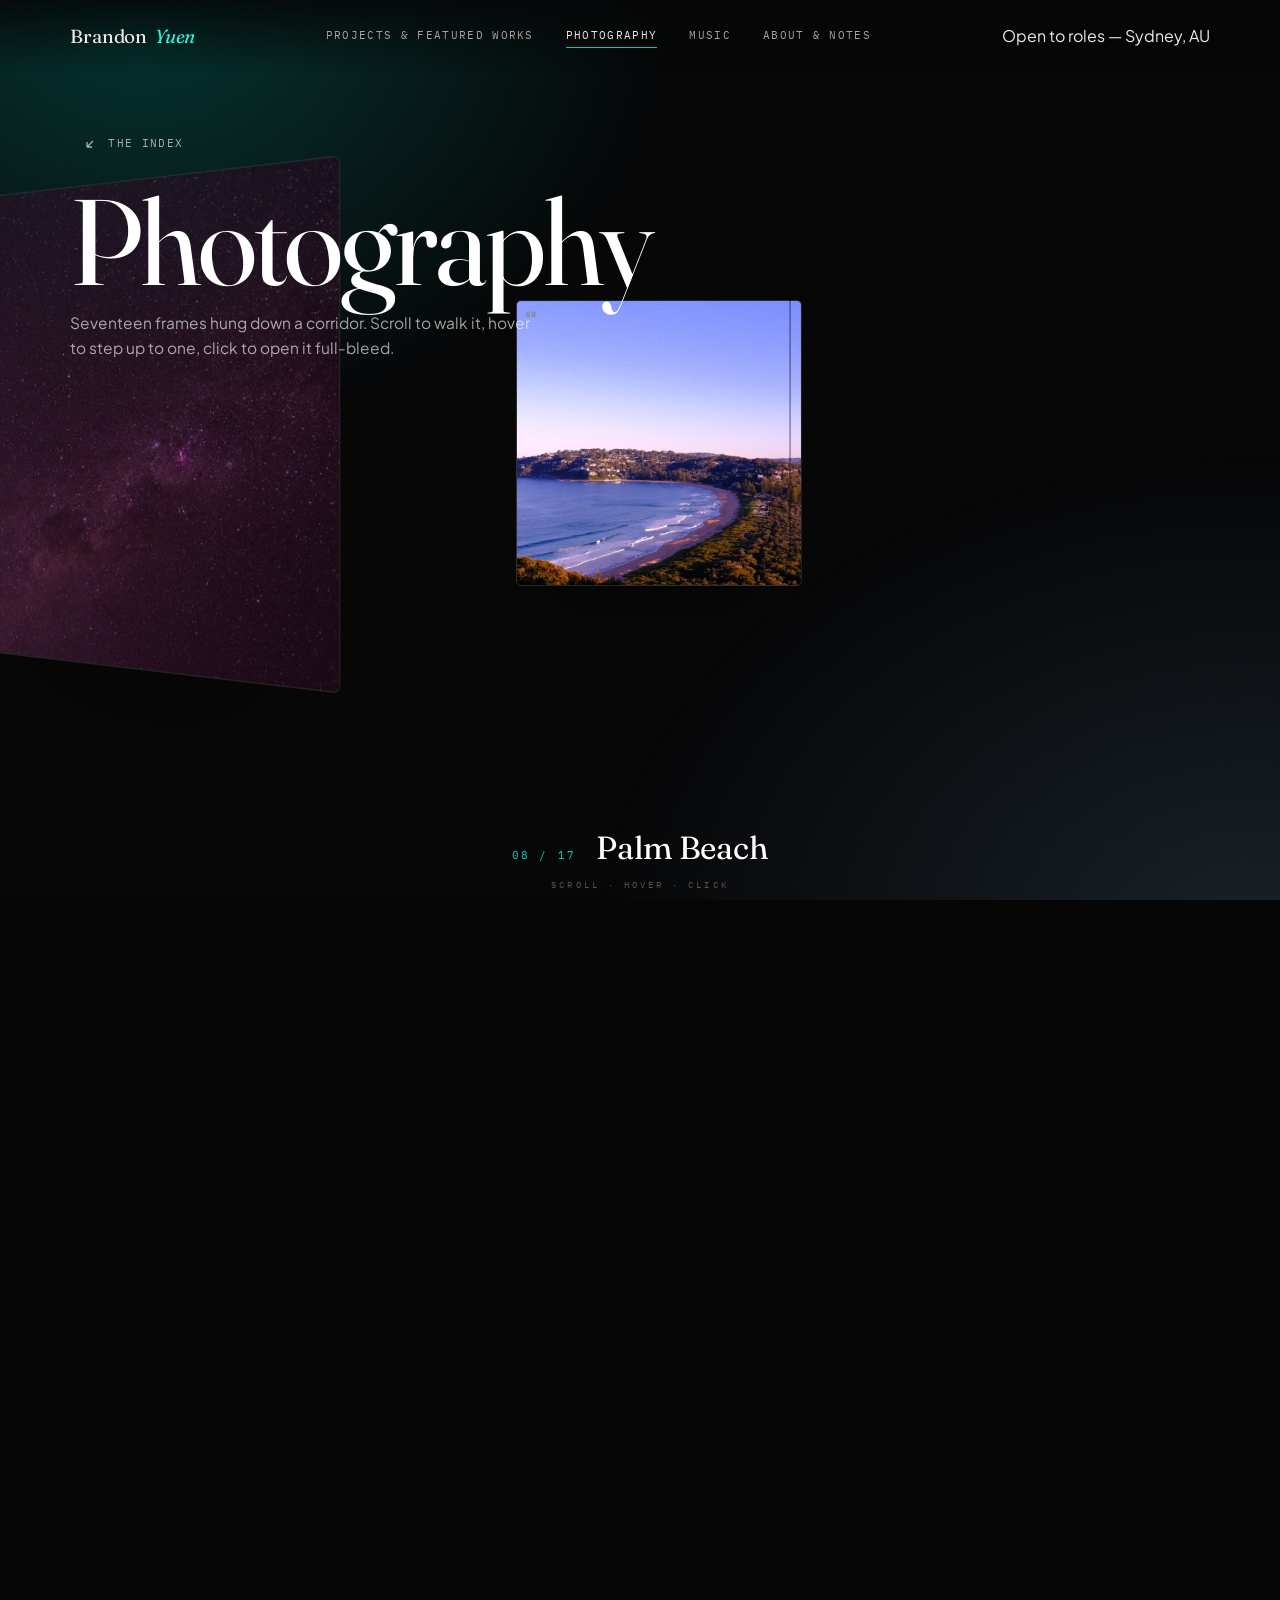
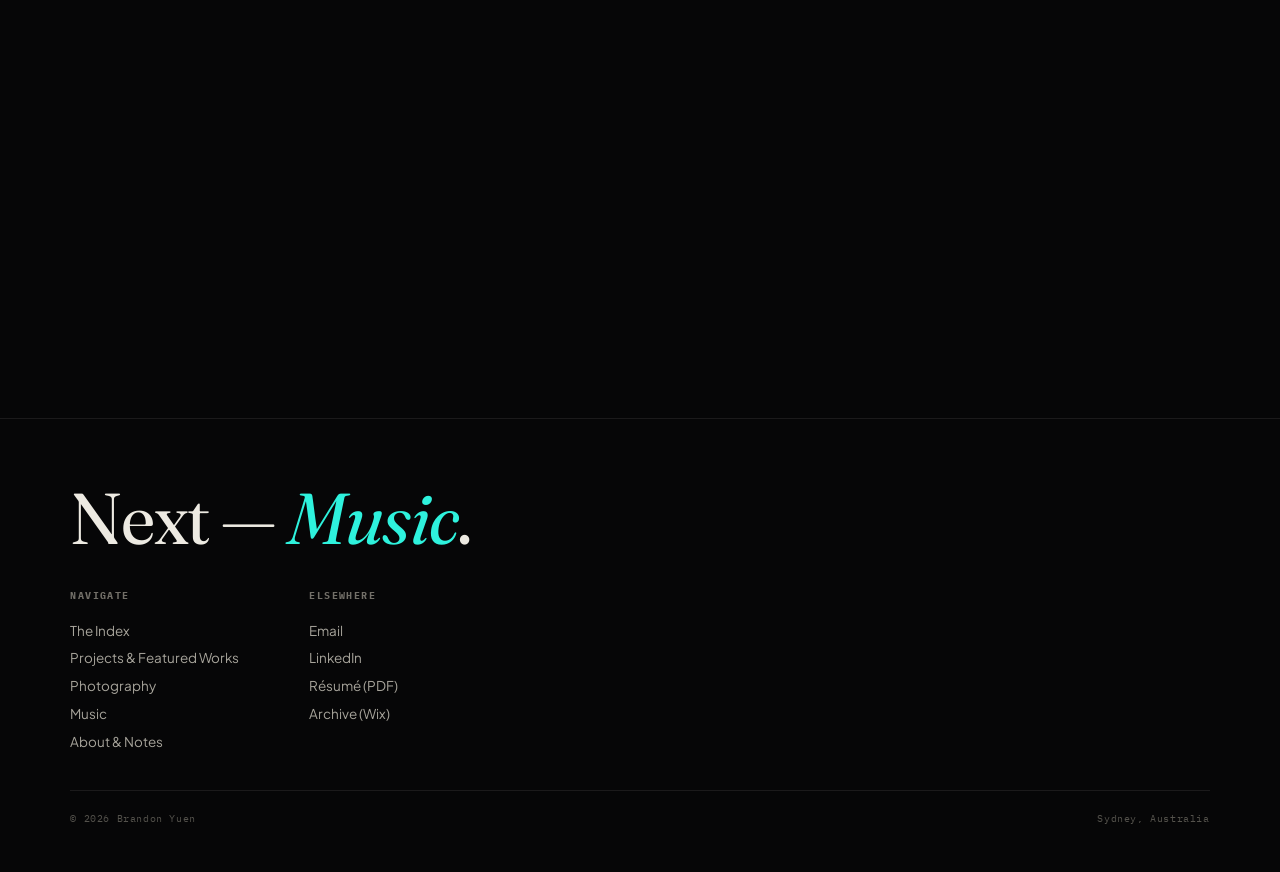
<file: photography.redesign.html>
<!DOCTYPE html>
<html lang="en">
<head>
<meta charset="UTF-8">
<meta name="viewport" content="width=device-width, initial-scale=1.0">
<link rel="shortcut icon" href="WEBP/Brandon.jpg" type="image/x-icon">
<title>Photography — Brandon Yuen</title>
<meta name="description" content="Photography by Brandon Yuen — 17 frames hung in a 3D corridor you scroll through. Hover to step up to one, click to open it full-bleed.">

<script>document.documentElement.classList.add('js');</script>
<noscript><style>#loader{display:none!important}.stage,.reveal{opacity:1!important;transform:none!important}
.hall{position:static!important;height:auto!important;overflow:visible!important;perspective:none!important;padding:60px 0}
.hall__space{position:static!important;transform:none!important;display:grid!important;grid-template-columns:repeat(auto-fill,minmax(240px,1fr))!important;gap:18px!important;padding-inline:var(--edge)}
.hframe{position:static!important;width:auto!important;height:auto!important;margin:0!important;transform:none!important;opacity:1!important;aspect-ratio:1/1}
.hall__floor,.hall__ceil,.hall__cap,.hall__hint{display:none!important}.hall__title{position:static!important;max-width:none!important;margin-bottom:30px}</style></noscript>

<link rel="preconnect" href="https://fonts.googleapis.com">
<link rel="preconnect" href="https://fonts.gstatic.com" crossorigin>
<link href="https://fonts.googleapis.com/css2?family=Fraunces:ital,opsz,wght@0,9..144,400;0,9..144,500;1,9..144,400&family=IBM+Plex+Mono:wght@400;500&family=Plus+Jakarta+Sans:wght@400;500;600&display=swap" rel="stylesheet">
<link rel="stylesheet" href="redesign-assets/css/core.css">
</head>
<body data-page="photography.redesign.html" class="photo-page">

<div class="loader" id="loader" role="status" aria-live="polite" aria-label="Loading">
  <div class="loader__top">
    <span class="loader__label">Brandon Yuen — Photography</span>
    <span class="loader__label">Sydney, AU</span>
  </div>
  <div class="loader__mid">
    <span class="loader__word"><span>Photography</span></span>
  </div>
  <div class="loader__bottom">
    <span class="loader__count"><b>000</b><sup>%</sup></span>
    <span class="loader__status">Initialising</span>
  </div>
  <span class="loader__bar"></span>
</div>

<div class="grain" aria-hidden="true"></div>
<div class="railtrack" aria-hidden="true"><i></i></div>

<header class="site-header">
  <a class="brandmark" href="index.redesign.html"><b>Brandon</b><i>Yuen</i></a>
  <nav class="hnav" aria-label="Primary">
    <a href="work.redesign.html">Projects &amp; Featured Works</a>
    <a href="photography.redesign.html">Photography</a>
    <a href="music.redesign.html">Music</a>
    <a href="about.redesign.html">About &amp; Notes</a>
  </nav>
  <span class="avail"><i aria-hidden="true"></i><span>Open to roles — Sydney, AU</span></span>
  <button class="hmenu" aria-expanded="false" aria-label="Open menu">
    <span class="hmenu__label hmenu__label--open">Menu</span>
    <span class="hmenu__label hmenu__label--close">Close</span>
  </button>
</header>

<nav class="mnav" aria-label="Mobile">
  <a href="work.redesign.html">Projects &amp; Featured Works</a>
  <a href="photography.redesign.html">Photography</a>
  <a href="music.redesign.html">Music</a>
  <a href="about.redesign.html">About &amp; Notes</a>
</nav>

<main>
  <section class="hall-scroll" id="hall-scroll">
    <div class="hall" id="hall">

      <div class="hall__space" id="hall-space">
        <div class="hall__ceil" aria-hidden="true"></div>
        <div class="hall__floor" aria-hidden="true"></div>

        <a class="hframe js-frame" href="#frame-1"  data-id="12 Apostles" data-src="WEBP/Photography/30XT0336.webp"><span class="hframe__media"><img src="WEBP/Photography/30XT0336.webp" alt="" loading="eager" decoding="async" draggable="false"></span><span class="hframe__num">01</span></a>
        <a class="hframe js-frame" href="#frame-2"  data-id="Plane Spotting" data-src="WEBP/Photography/30XT0462.webp"><span class="hframe__media"><img src="WEBP/Photography/30XT0462.webp" alt="" loading="eager" decoding="async" draggable="false"></span><span class="hframe__num">02</span></a>
        <a class="hframe js-frame" href="#frame-3"  data-id="Frankston" data-src="WEBP/Photography/30XT0551.webp"><span class="hframe__media"><img src="WEBP/Photography/30XT0551.webp" alt="" loading="eager" decoding="async" draggable="false"></span><span class="hframe__num">03</span></a>
        <a class="hframe js-frame" href="#frame-4"  data-id="Bronte Beach" data-src="WEBP/Photography/30XT0556.webp"><span class="hframe__media"><img src="WEBP/Photography/30XT0556.webp" alt="" loading="eager" decoding="async" draggable="false"></span><span class="hframe__num">04</span></a>
        <a class="hframe js-frame" href="#frame-5"  data-id="Williamstown" data-src="WEBP/Photography/30XT0863.webp"><span class="hframe__media"><img src="WEBP/Photography/30XT0863.webp" alt="" loading="lazy" decoding="async" draggable="false"></span><span class="hframe__num">05</span></a>
        <a class="hframe js-frame" href="#frame-6"  data-id="Seagull" data-src="WEBP/Photography/30XT1051.webp"><span class="hframe__media"><img src="WEBP/Photography/30XT1051.webp" alt="" loading="lazy" decoding="async" draggable="false"></span><span class="hframe__num">06</span></a>
        <a class="hframe js-frame" href="#frame-7"  data-id="Carina Nebula" data-src="WEBP/Photography/30XT1281(3).webp"><span class="hframe__media"><img src="WEBP/Photography/30XT1281(3).webp" alt="" loading="lazy" decoding="async" draggable="false"></span><span class="hframe__num">07</span></a>
        <a class="hframe js-frame" href="#frame-8"  data-id="Palm Beach" data-src="WEBP/Photography/30XT1480.webp"><span class="hframe__media"><img src="WEBP/Photography/30XT1480.webp" alt="" loading="lazy" decoding="async" draggable="false"></span><span class="hframe__num">08</span></a>
        <a class="hframe js-frame" href="#frame-9"  data-id="Milkyway Tail" data-src="WEBP/Photography/30XT1497(1).webp"><span class="hframe__media"><img src="WEBP/Photography/30XT1497(1).webp" alt="" loading="lazy" decoding="async" draggable="false"></span><span class="hframe__num">09</span></a>
        <a class="hframe js-frame" href="#frame-10" data-id="Milkyway" data-src="WEBP/Photography/30XT1963(3).webp"><span class="hframe__media"><img src="WEBP/Photography/30XT1963(3).webp" alt="" loading="lazy" decoding="async" draggable="false"></span><span class="hframe__num">10</span></a>
        <a class="hframe js-frame" href="#frame-11" data-id="Milkyway" data-src="WEBP/Photography/30XT1966(2).webp"><span class="hframe__media"><img src="WEBP/Photography/30XT1966(2).webp" alt="" loading="lazy" decoding="async" draggable="false"></span><span class="hframe__num">11</span></a>
        <a class="hframe js-frame" href="#frame-12" data-id="Sydney NYE" data-src="WEBP/Photography/30XT3426.webp"><span class="hframe__media"><img src="WEBP/Photography/30XT3426.webp" alt="" loading="lazy" decoding="async" draggable="false"></span><span class="hframe__num">12</span></a>
        <a class="hframe js-frame" href="#frame-13" data-id="Kangaroo" data-src="WEBP/Photography/30XT4267.webp"><span class="hframe__media"><img src="WEBP/Photography/30XT4267.webp" alt="" loading="lazy" decoding="async" draggable="false"></span><span class="hframe__num">13</span></a>
        <a class="hframe js-frame" href="#frame-14" data-id="3Cradle Mountain" data-src="WEBP/Photography/30XT6506.webp"><span class="hframe__media"><img src="WEBP/Photography/30XT6506.webp" alt="" loading="lazy" decoding="async" draggable="false"></span><span class="hframe__num">14</span></a>
        <!-- data-rot turns a photo whose FILE is saved sideways back upright. Values: "-90" (rotate left), "90" (rotate right), "180". Omit it for normal photos. -->
        <a class="hframe js-frame" href="#frame-15" data-id="Low Head Penguin" data-rot="-90" data-src="WEBP/Photography/30XT7796.webp"><span class="hframe__media"><img src="WEBP/Photography/30XT7796.webp" alt="" loading="lazy" decoding="async" draggable="false"></span><span class="hframe__num">15</span></a>
        <a class="hframe js-frame" href="#frame-16" data-id="Melbourne" data-src="WEBP/Photography/30XT9957.webp"><span class="hframe__media"><img src="WEBP/Photography/30XT9957.webp" alt="" loading="lazy" decoding="async" draggable="false"></span><span class="hframe__num">16</span></a>
        <a class="hframe js-frame" href="#frame-17" data-id="Blue Mountain" data-src="WEBP/Photography/IMG_1696(2).webp"><span class="hframe__media"><img src="WEBP/Photography/IMG_1696(2).webp" alt="" loading="lazy" decoding="async" draggable="false"></span><span class="hframe__num">17</span></a>
      </div>

      <div class="hall__title">
        <a class="back-link" href="index.redesign.html"><svg viewBox="0 0 12 12" fill="none"><path d="M9 3 3 9M3 9h5M3 9V4" stroke="currentColor" stroke-width="1.3"/></svg> The Index</a>
        <h1>Photography</h1>
        <p>Seventeen frames hung down a corridor. Scroll to walk it, hover to step up to one, click to open it full-bleed.</p>
      </div>

      <div class="hall__cap" aria-live="polite">
        <span class="n" id="hall-n">01 / 17</span>
        <span class="t" id="hall-t">Williamstown</span>
      </div>
      <div class="hall__hint">Scroll · hover · click</div>

    </div>
  </section>
</main>

<!-- full-bleed viewer -->
<div class="viewer" id="viewer" role="dialog" aria-modal="true" aria-label="Photo viewer" aria-hidden="true">
  <button class="viewer__close" type="button">Close</button>
  <button class="viewer__nav viewer__nav--prev" type="button" aria-label="Previous frame">&#8592;</button>
  <div class="viewer__stage">
    <img class="viewer__img" id="viewer-img" alt="">
    <div class="viewer__meta"><span id="viewer-no"></span><span id="viewer-id"></span></div>
  </div>
  <button class="viewer__nav viewer__nav--next" type="button" aria-label="Next frame">&#8594;</button>
</div>

<footer class="site-footer">
  <p class="foot-big reveal">Next — <a class="link" href="music.redesign.html"><em>Music</em></a>.</p>
  <div class="foot-cols">
    <div class="foot-col">
      <h4>Navigate</h4>
      <a href="index.redesign.html">The Index</a>
      <a href="work.redesign.html">Projects &amp; Featured Works</a>
      <a href="photography.redesign.html">Photography</a>
      <a href="music.redesign.html">Music</a>
      <a href="about.redesign.html">About &amp; Notes</a>
    </div>
    <div class="foot-col">
      <h4>Elsewhere</h4>
      <a href="mailto:yuenzulniro25@gmail.com">Email</a>
      <a href="https://www.linkedin.com/in/tsan-hoi-zulniro-brandon-yuen-83b472233" target="_blank" rel="noopener">LinkedIn</a>
      <a href="resume.pdf" target="_blank" rel="noopener">Résumé (PDF)</a>
      <a href="https://brand0nyuen.wixsite.com/portfolio" target="_blank" rel="noopener">Archive (Wix)</a>
    </div>
  </div>
  <div class="foot-fine"><span>© 2026 Brandon Yuen</span><span>Sydney, Australia</span></div>
</footer>

<script src="redesign-assets/vendor/gsap.min.js"></script>
<script src="redesign-assets/vendor/ScrollTrigger.min.js"></script>
<script src="redesign-assets/js/app.js"></script>
<script src="redesign-assets/js/photography.js"></script>
</body>
</html>
</file>
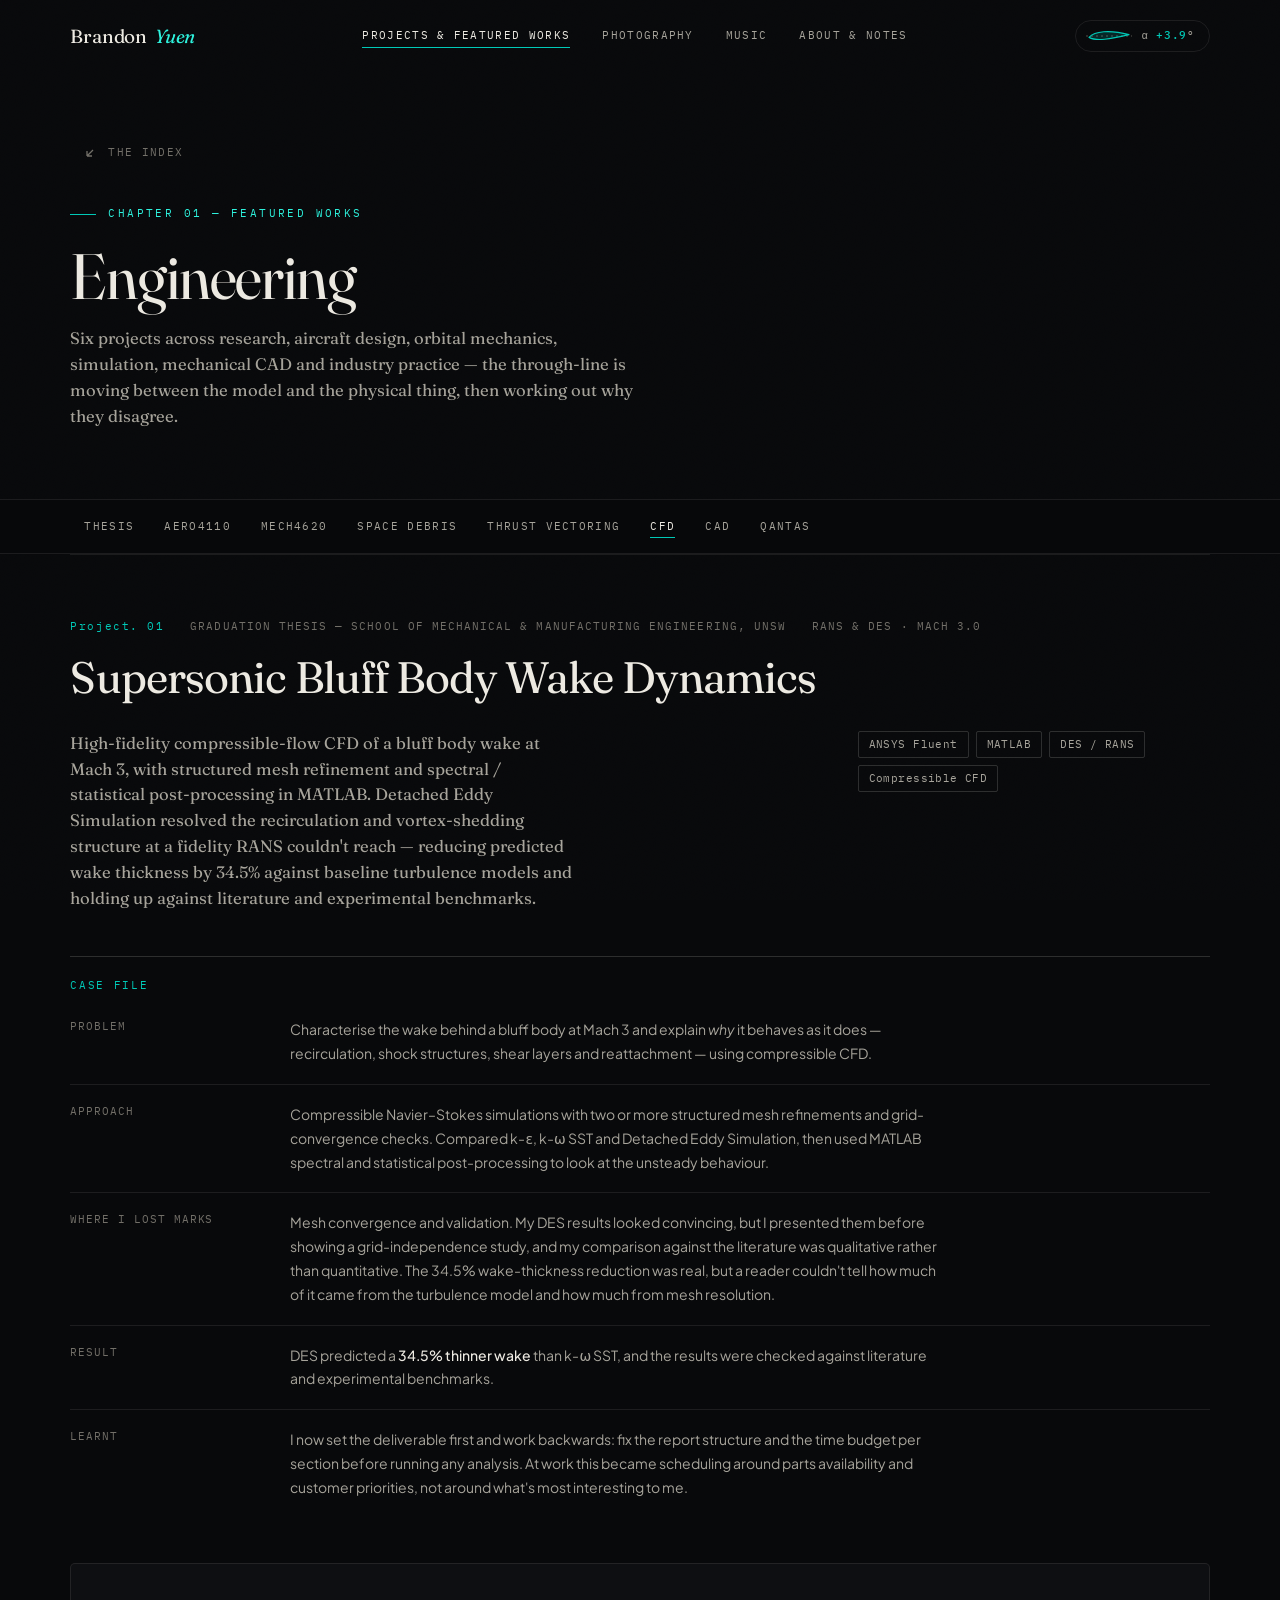
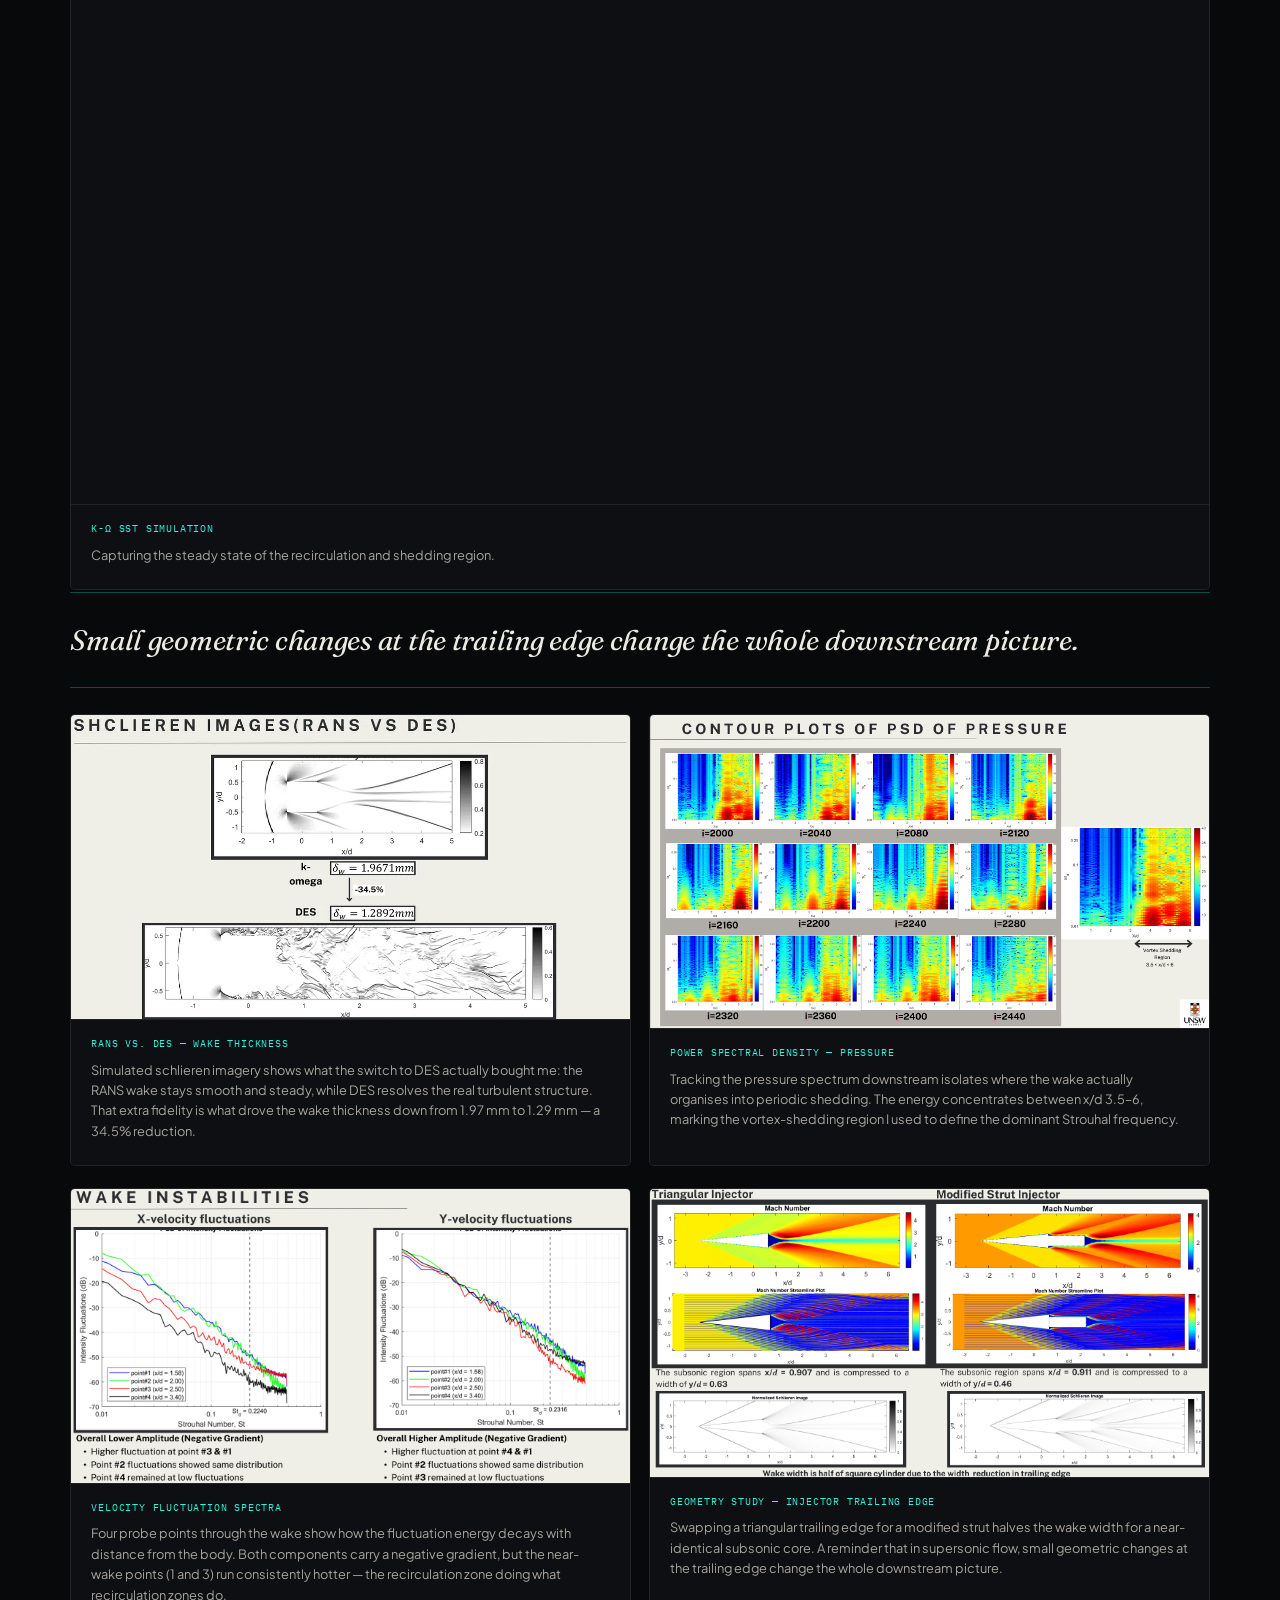
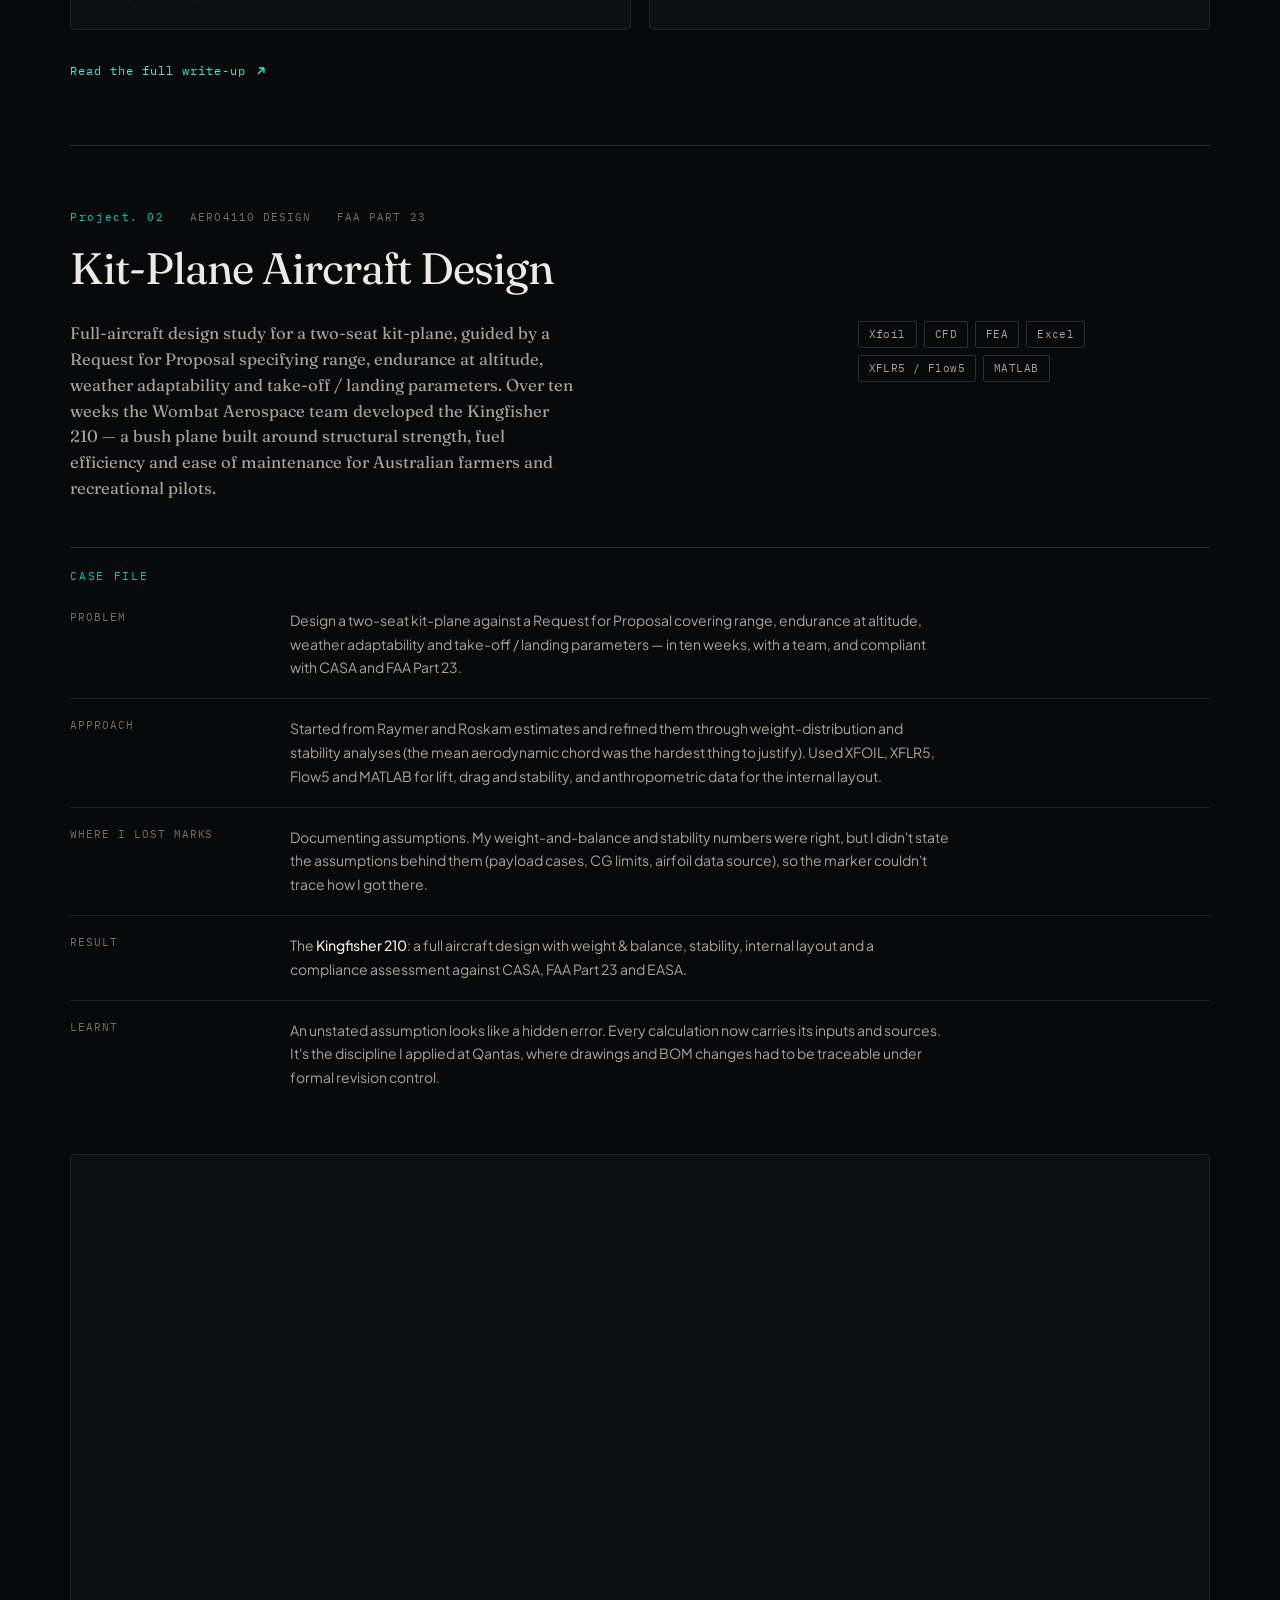
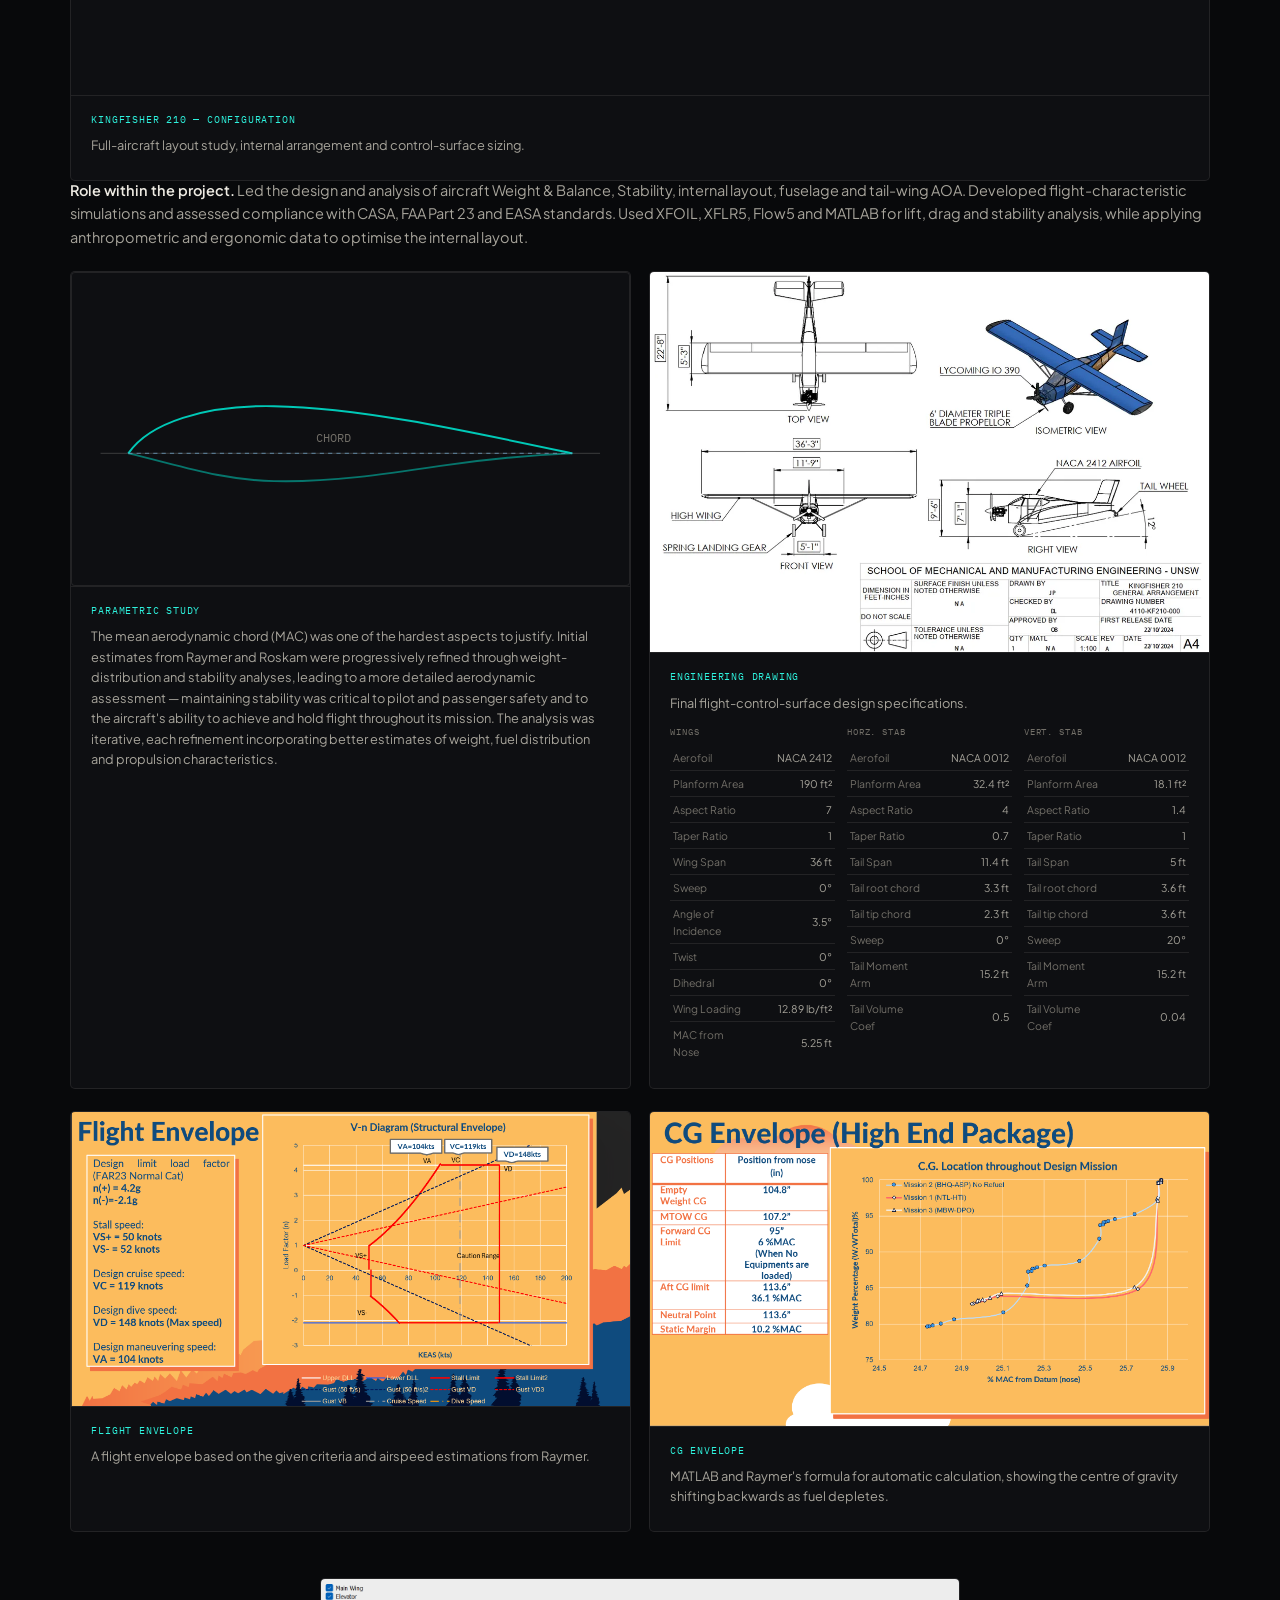
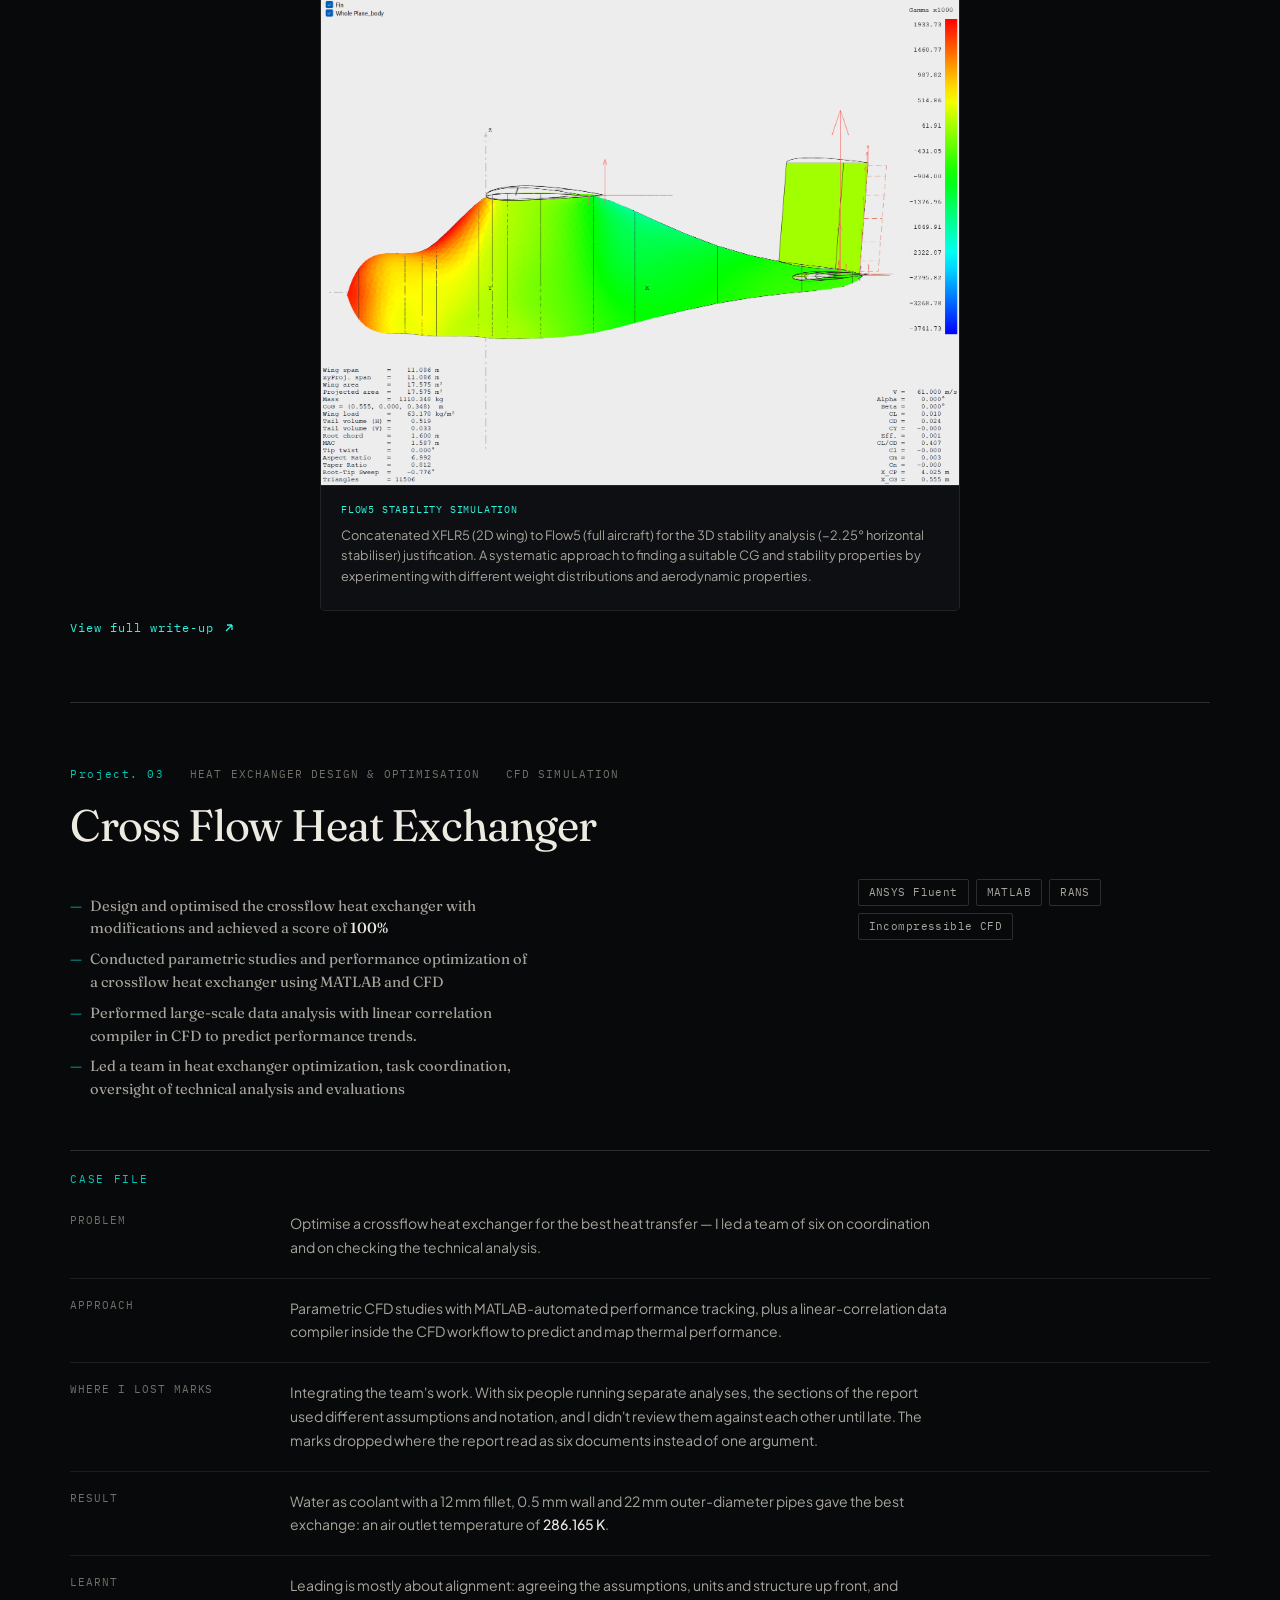
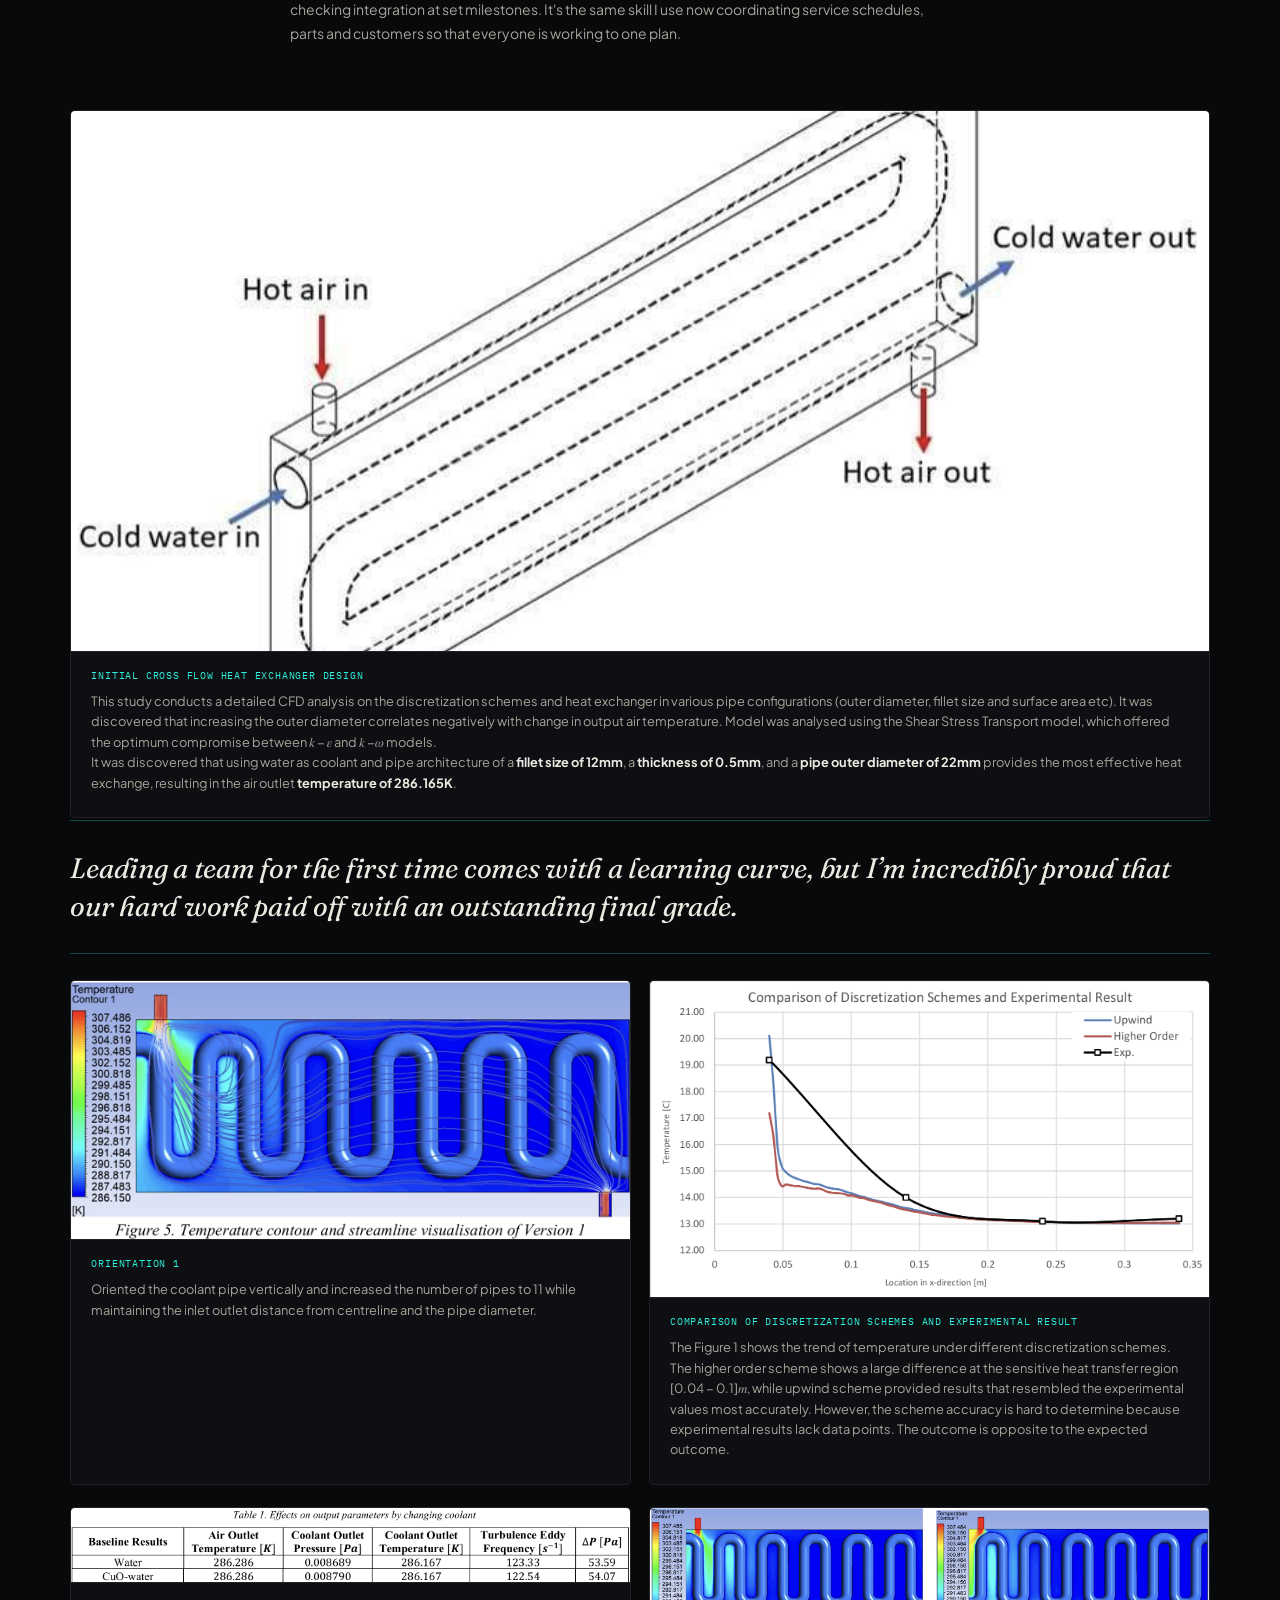
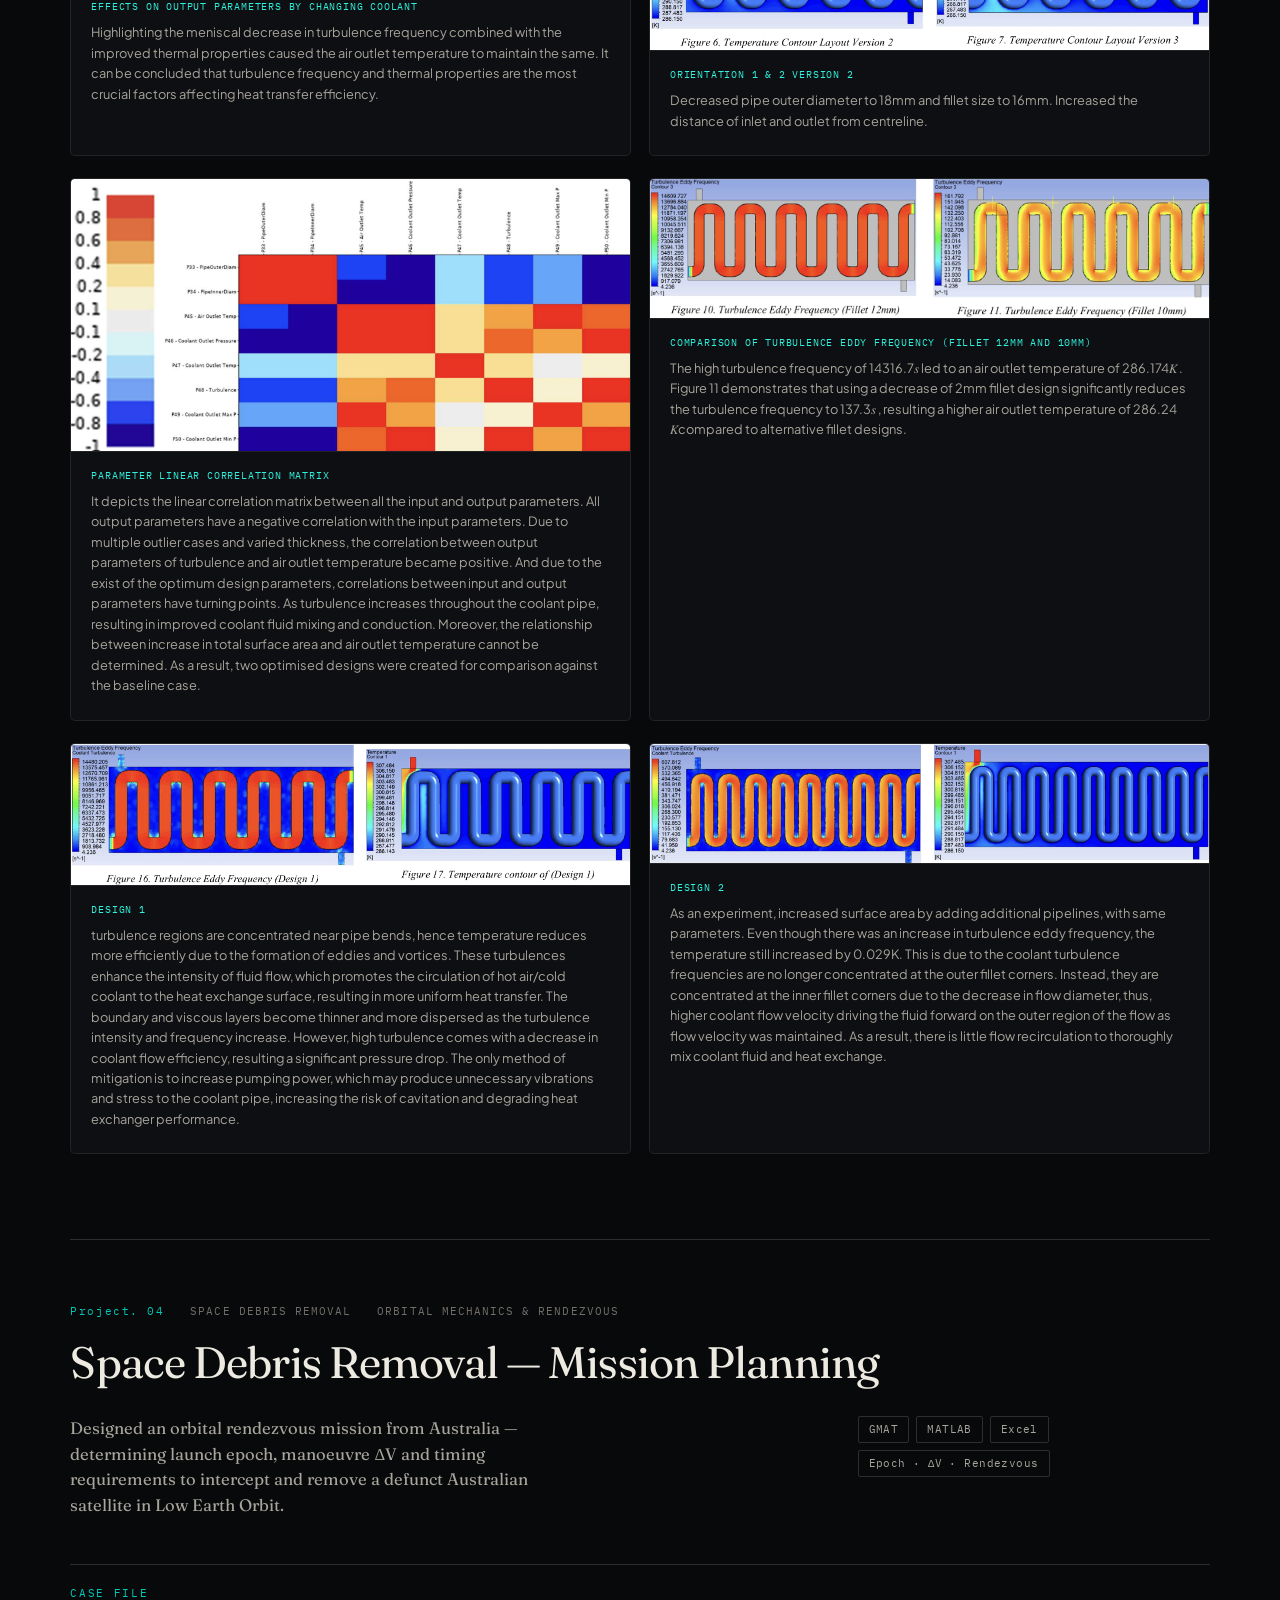
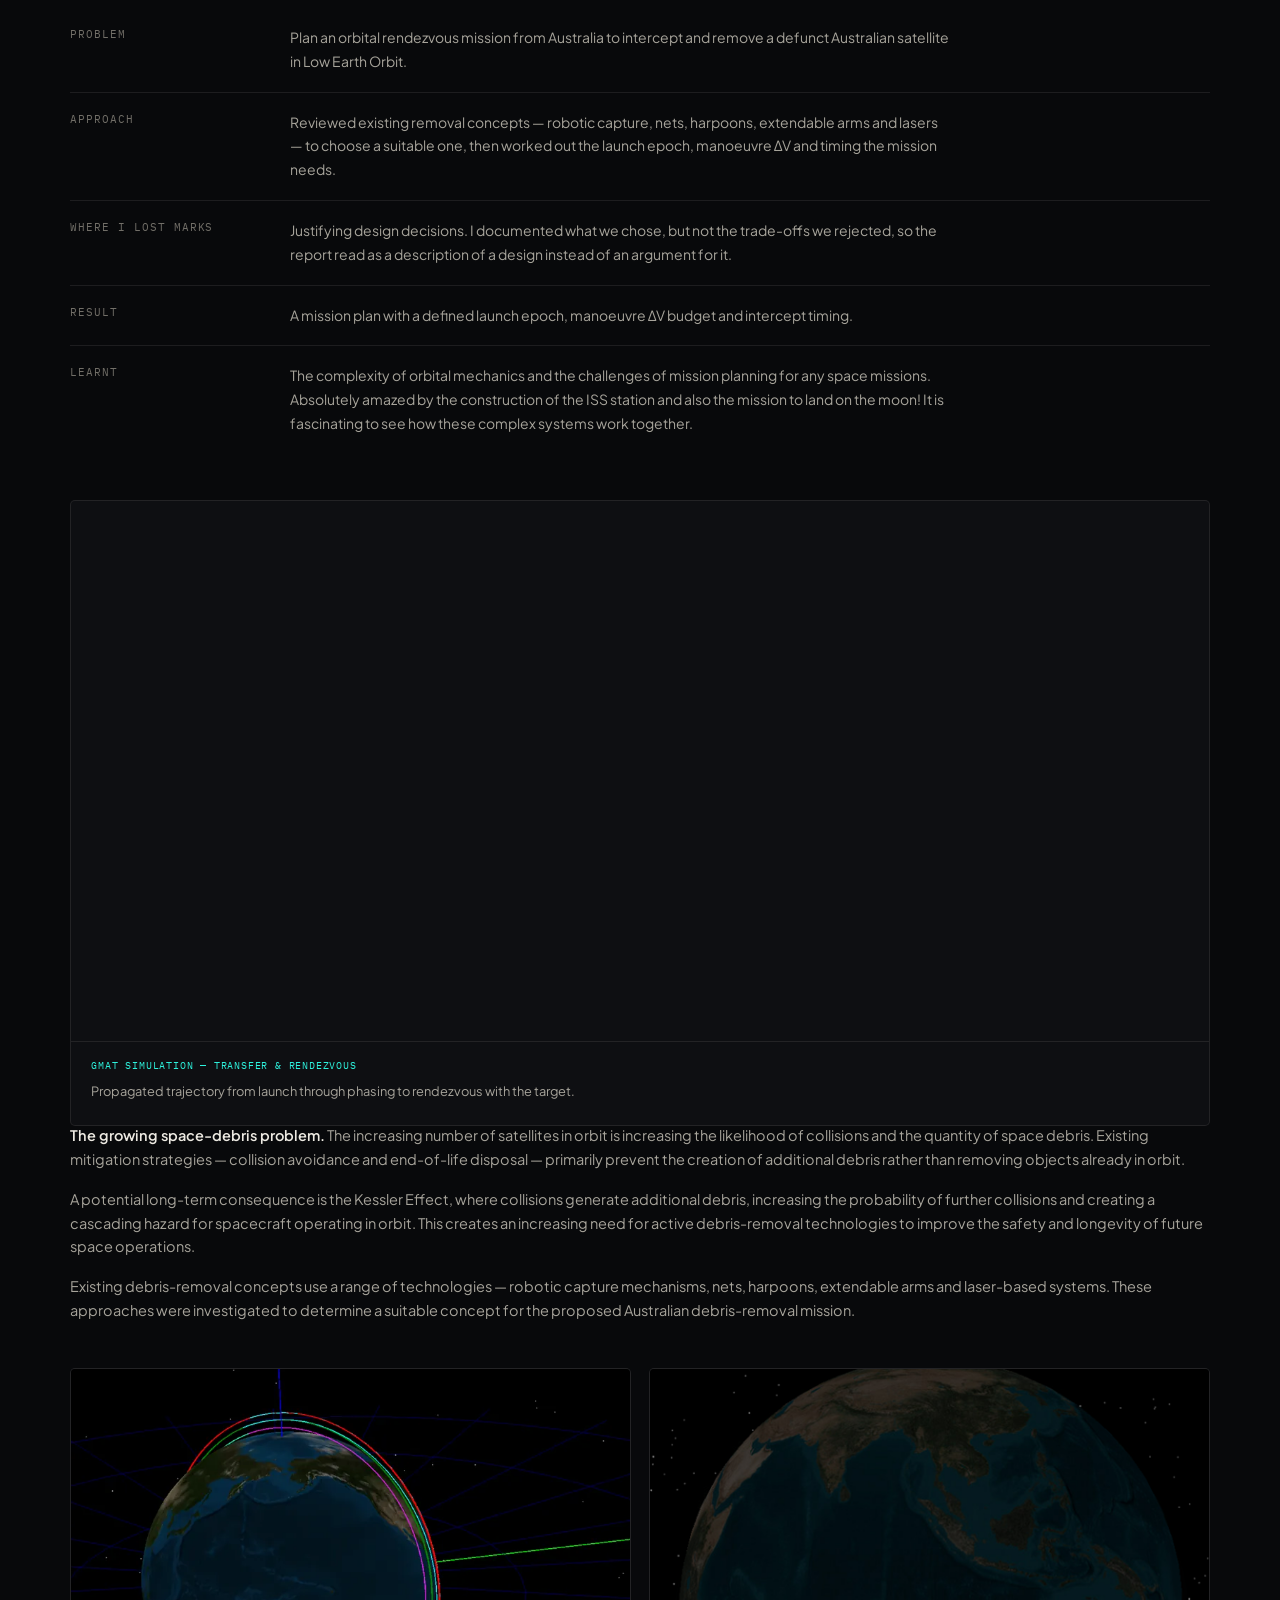
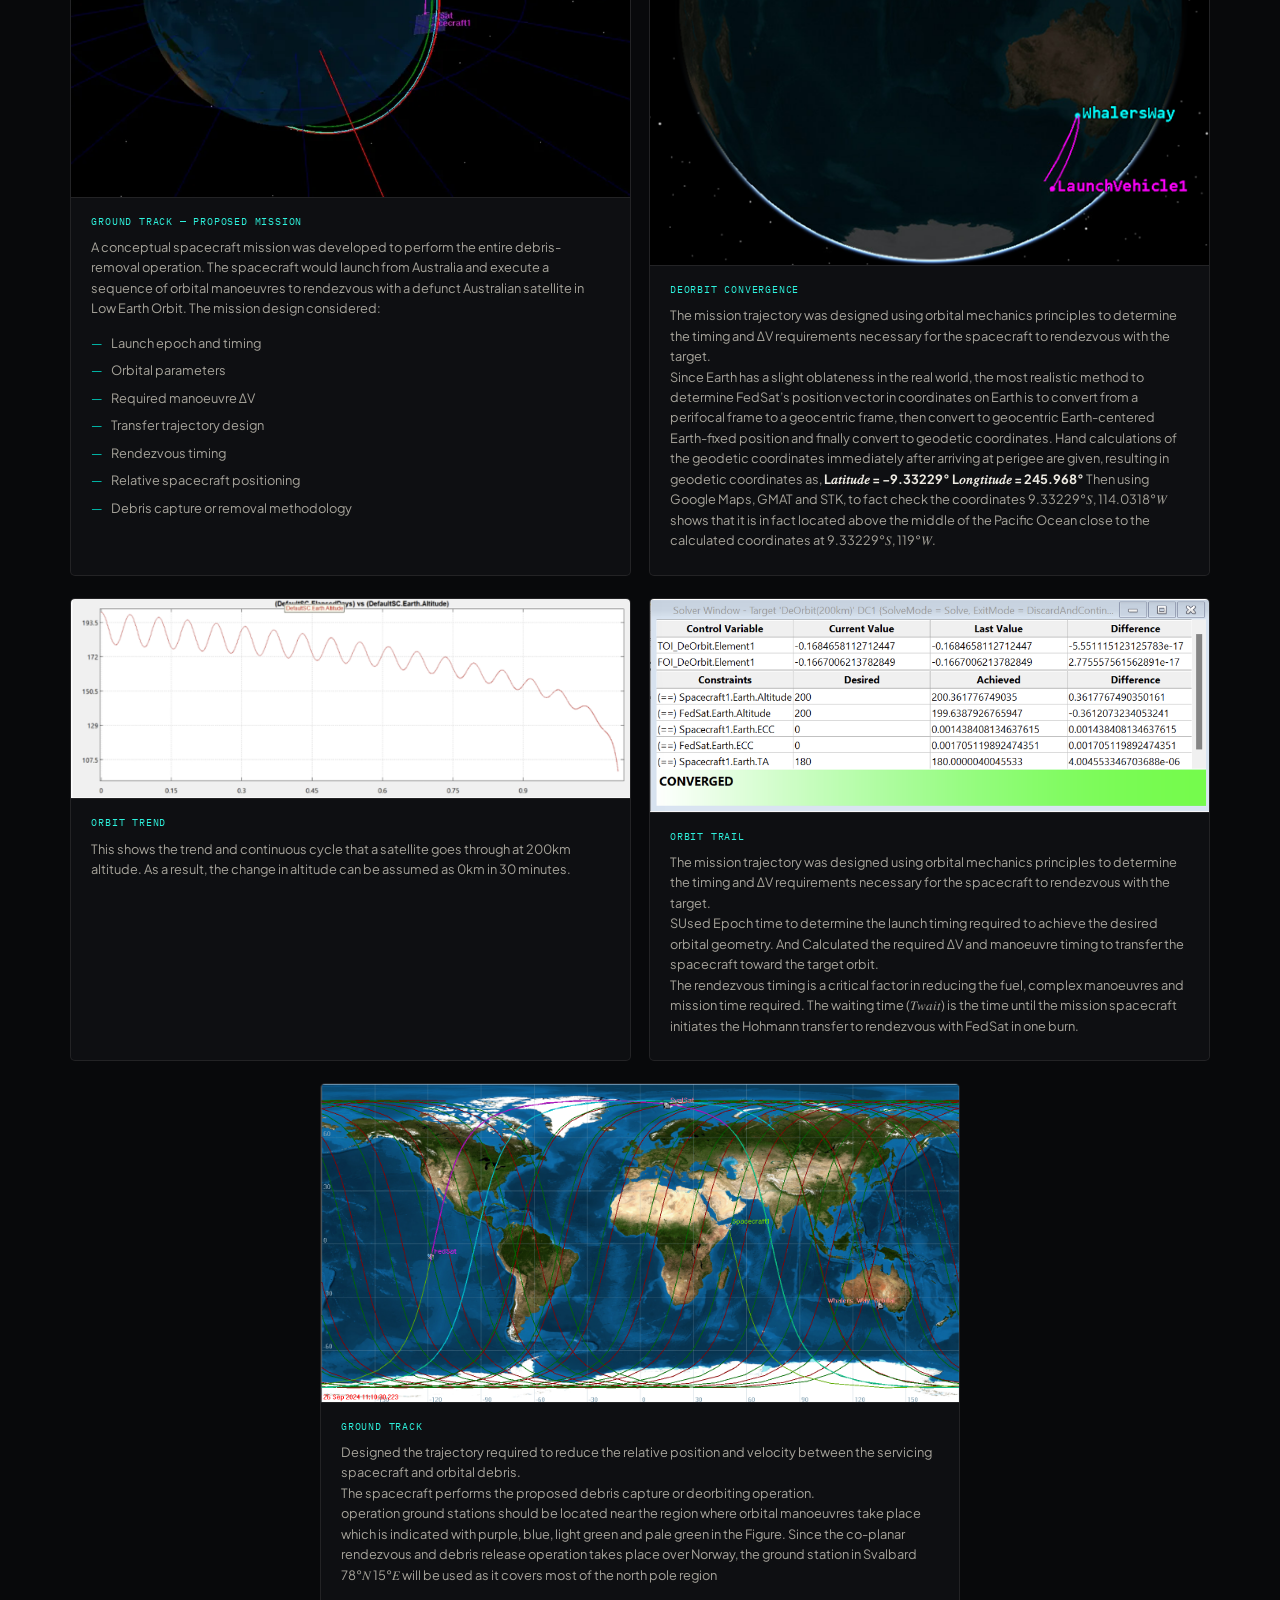
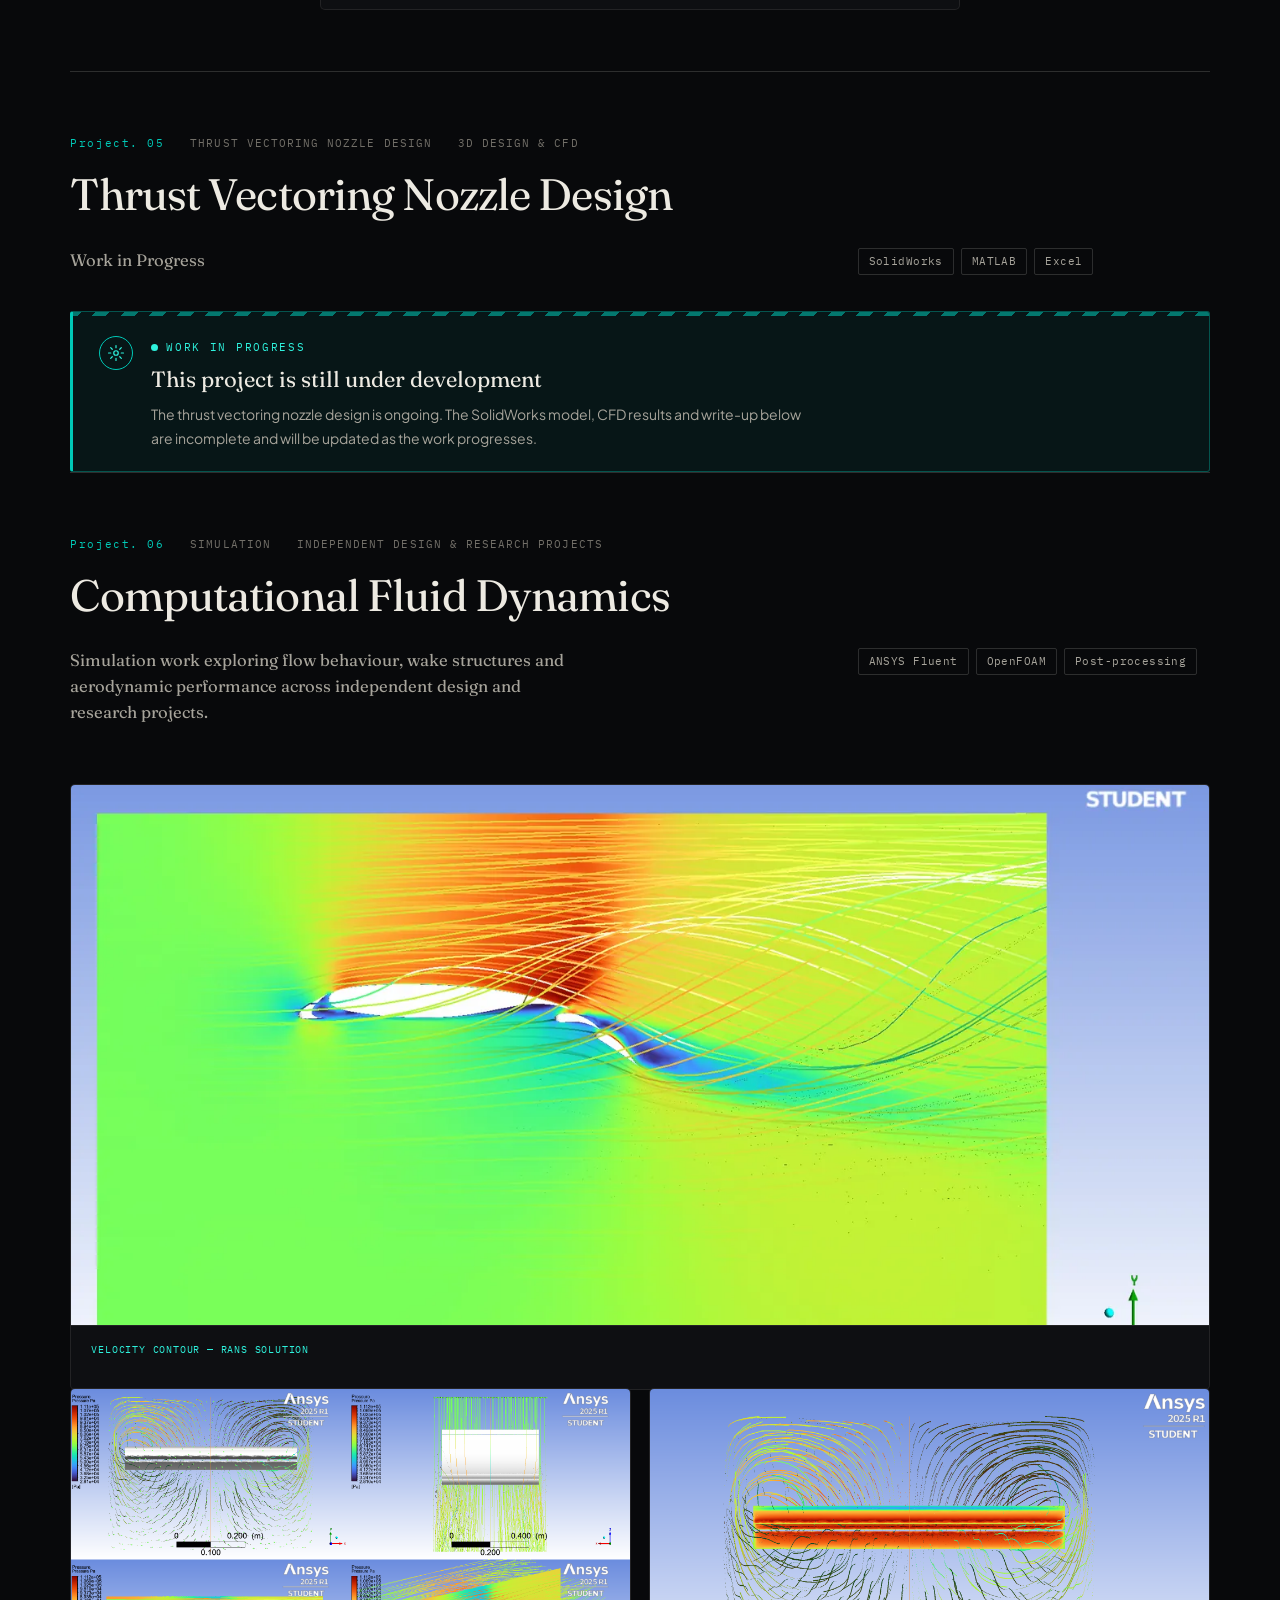
<file: work.html>
<!DOCTYPE html>
<html lang="en">
<head>
<meta charset="UTF-8">
<meta name="viewport" content="width=device-width, initial-scale=1.0">
<link rel="shortcut icon" href="WEBP/Brandon.jpg" type="image/x-icon">
<title>Work — Brandon Yuen</title>
<meta name="description" content="Engineering work by Brandon Yuen — graduation thesis (Mach 3 wake CFD), kit-plane aircraft design, active space-debris removal mission planning, CFD studies, CAD and Qantas cabin engineering.">
<link rel="canonical" href="https://1n0nly-ily.github.io/brandon-portfolio/work.html">

<!-- Open Graph — LinkedIn / Facebook / Slack link previews -->
<meta property="og:type" content="website">
<meta property="og:site_name" content="Brandon Yuen">
<meta property="og:url" content="https://1n0nly-ily.github.io/brandon-portfolio/work.html">
<meta property="og:title" content="Work — Brandon Yuen">
<meta property="og:description" content="Engineering work by Brandon Yuen — graduation thesis (Mach 3 wake CFD), kit-plane aircraft design, active space-debris removal mission planning, CFD studies, CAD and Qantas cabin engineering.">
<meta property="og:image" content="https://1n0nly-ily.github.io/brandon-portfolio/WEBP/og-share-image.jpg">
<meta property="og:image:type" content="image/jpeg">
<meta property="og:image:width" content="1200">
<meta property="og:image:height" content="630">
<meta property="og:image:alt" content="Brandon Yuen — Aerospace &amp; Mechanical Engineer, with a CFD velocity contour">
<meta property="og:locale" content="en_AU">

<!-- Twitter / X card -->
<meta name="twitter:card" content="summary_large_image">
<meta name="twitter:title" content="Work — Brandon Yuen">
<meta name="twitter:description" content="Engineering work by Brandon Yuen — graduation thesis (Mach 3 wake CFD), kit-plane aircraft design, active space-debris removal mission planning, CFD studies, CAD and Qantas cabin engineering.">
<meta name="twitter:image" content="https://1n0nly-ily.github.io/brandon-portfolio/WEBP/og-share-image.jpg">

<script>document.documentElement.classList.add('js');</script>
<noscript><style>#loader{display:none!important}.stage,.reveal{opacity:1!important;transform:none!important}</style></noscript>

<link rel="preconnect" href="https://fonts.googleapis.com">
<link rel="preconnect" href="https://fonts.gstatic.com" crossorigin>
<link rel="preload" as="style" href="https://fonts.googleapis.com/css2?family=Fraunces:ital,opsz,wght@0,9..144,400;0,9..144,500;1,9..144,400&family=IBM+Plex+Mono:wght@400;500&family=Plus+Jakarta+Sans:wght@400;500;600&display=swap" onload="this.onload=null;this.rel='stylesheet'">
<noscript><link rel="stylesheet" href="https://fonts.googleapis.com/css2?family=Fraunces:ital,opsz,wght@0,9..144,400;0,9..144,500;1,9..144,400&family=IBM+Plex+Mono:wght@400;500&family=Plus+Jakarta+Sans:wght@400;500;600&display=swap"></noscript>
<link rel="stylesheet" href="redesign-assets/css/core.css">
</head>
<body data-page="work.html">

<div class="loader" id="loader" role="status" aria-live="polite" aria-label="Loading">
  <div class="loader__top">
    <span class="loader__label">Brandon Yuen — Work</span>
    <span class="loader__label">Sydney, AU</span>
  </div>
  <div class="loader__mid">
    <span class="loader__word"><span>Engineering</span></span>
  </div>
  <div class="loader__bottom">
    <span class="loader__count"><b>000</b><sup>%</sup></span>
    <span class="loader__status">Initialising</span>
  </div>
  <span class="loader__bar"></span>
</div>

<div class="grain" aria-hidden="true"></div>
<div class="railtrack" aria-hidden="true"><i></i></div>

<header class="site-header">
  <a class="brandmark" href="index.html"><b>Brandon</b><i>Yuen</i></a>
  <nav class="hnav" aria-label="Primary">
    <a href="work.html">Projects &amp; Featured Works</a>
    <a href="photography.html">Photography</a>
    <a href="music.html">Music</a>
    <a href="about.html">About &amp; Notes</a>
  </nav>
  <span class="aoa" aria-hidden="true" title="Angle of attack: the wing pitches with how fast you scroll"><svg viewBox="0 0 46 18" width="46" height="18"><line class="aoa__wind" x1="0" y1="9" x2="46" y2="9"/><g class="aoa__foil"><path d="M3 9 C9 3.2 24 2.6 43 9 C24 12.2 10 13.6 3 9Z"/></g></svg><span class="aoa__txt">&alpha; <b>+0.0</b>&deg;</span></span>
  <button class="hmenu" aria-expanded="false" aria-label="Open menu">
    <span class="hmenu__label hmenu__label--open">Menu</span>
    <span class="hmenu__label hmenu__label--close">Close</span>
  </button>
</header>

<nav class="mnav" aria-label="Mobile">
  <a href="work.html">Projects &amp; Featured Works</a>
  <a href="photography.html">Photography</a>
  <a href="music.html">Music</a>
  <a href="about.html">About &amp; Notes</a>
</nav>

<main class="shell">

  <!-- ===== masthead ===== -->
  <section class="page-top" id="top">
    <a class="back-link" href="index.html"><svg viewBox="0 0 12 12" fill="none"><path d="M9 3 3 9M3 9h5M3 9V4" stroke="currentColor" stroke-width="1.3"/></svg> The Index</a>
    <span class="kicker stage">Chapter 01 — Featured Works</span>
    <h1 class="display d-1 stage">Engineering</h1>
    <p class="standfirst stage">Six projects across research, aircraft design, orbital mechanics, simulation, mechanical CAD and industry practice — the through-line is moving between the model and the physical thing, then working out why they disagree.</p>
  </section>

  <nav class="hnav chapter-nav" aria-label="In this chapter">
    <a href="#research-thesis" data-spy-target="research-thesis">Thesis</a>
    <a href="#aero4110" data-spy-target="aero4110">AERO4110</a>
    <a href="#mech4620" data-spy-target="mech4620">MECH4620</a>
    <a href="#space-debris" data-spy-target="space-debris">Space Debris</a>
    <a href="#thrust-vectoring" data-spy-target="thrust-vectoring">Thrust Vectoring</a>
    <a href="#cfd" data-spy-target="cfd">CFD</a>
    <a href="#cad" data-spy-target="cad">CAD</a>
    <a href="#qantas" data-spy-target="qantas">Qantas</a>
  </nav>

  <!-- ========================================================
       01 · GRADUATION THESIS
       ======================================================== -->
  <article class="article" id="research-thesis" data-spy>
    <div class="article__head reveal">
      <div class="article__meta">
        <span class="fig-no">Project. 01</span>
        <span class="mono">Graduation Thesis — School of Mechanical &amp; Manufacturing Engineering, UNSW</span>
        <span class="mono">RANS &amp; DES · Mach 3.0</span>
      </div>
      <h2>Supersonic Bluff Body Wake Dynamics</h2>
    </div>

    <div class="article__lede reveal">
      <p class="standfirst">High-fidelity compressible-flow CFD of a bluff body wake at Mach 3, with structured mesh refinement and spectral / statistical post-processing in MATLAB. Detached Eddy Simulation resolved the recirculation and vortex-shedding structure at a fidelity RANS couldn't reach — reducing predicted wake thickness by 34.5% against baseline turbulence models and holding up against literature and experimental benchmarks.</p>
      <div class="tags">
        <span class="tag">ANSYS Fluent</span><span class="tag">MATLAB</span><span class="tag">DES / RANS</span><span class="tag">Compressible CFD</span>
      </div>
    </div>

    <section class="casefile reveal" aria-label="Project case file">
      <h3 class="casefile__title">Case file</h3>
        <div class="casefile__row">
          <div class="casefile__label">Problem</div>
          <div class="casefile__body"><p>Characterise the wake behind a bluff body at Mach 3 and explain <i>why</i> it behaves as it does — recirculation, shock structures, shear layers and reattachment — using compressible CFD.</p></div>
        </div>
        <div class="casefile__row">
          <div class="casefile__label">Approach</div>
          <div class="casefile__body"><p>Compressible Navier–Stokes simulations with two or more structured mesh refinements and grid-convergence checks. Compared k-ε, k-ω SST and Detached Eddy Simulation, then used MATLAB spectral and statistical post-processing to look at the unsteady behaviour.</p></div>
        </div>
        <div class="casefile__row">
          <div class="casefile__label">Where I lost marks</div>
          <div class="casefile__body">Mesh convergence and validation. My DES results looked convincing, but I
                                      presented them before showing a grid-independence study, and my comparison
                                      against the literature was qualitative rather than quantitative. The 34.5%
                                      wake-thickness reduction was real, but a reader couldn't tell how much of it
                                      came from the turbulence model and how much from mesh resolution.</div>
        </div>
        <div class="casefile__row">
          <div class="casefile__label">Result</div>
          <div class="casefile__body"><p>DES predicted a <b>34.5% thinner wake</b> than k-ω SST, and the results were checked against literature and experimental benchmarks.</p></div>
        </div>
        <div class="casefile__row">
          <div class="casefile__label">Learnt</div>
          <div class="casefile__body">I now set the deliverable first and work backwards: fix the report structure
                                      and the time budget per section before running any analysis. At work this
                                      became scheduling around parts availability and customer priorities, not
                                      around what's most interesting to me.</div>
        </div>
    </section>


    <figure class="figure figure--wide reveal" data-parallax="5">
      <video autoplay muted loop playsinline preload="metadata">
        <source src="WEBP/hero-velocity.mp4" type="video/mp4">
      </video>
      <figcaption><span class="plate-label">k-ω SST Simulation</span><span class="plate-text"> Capturing the steady state of the recirculation and shedding region.</span></figcaption>
    </figure>

    <blockquote class="pull reveal">Small geometric changes at the trailing edge change the whole downstream picture.</blockquote>

    <div class="plate-duo reveal">
      <figure class="figure">
        <img src="WEBP/thesis/schlieren-des-vs-rans.webp" alt="Schlieren-style density gradient comparison between k-omega RANS and DES turbulence models" loading="lazy">
        <figcaption><span class="plate-label">RANS vs. DES — wake thickness</span><span class="plate-text">Simulated schlieren imagery shows what the switch to DES actually bought me: the RANS wake stays smooth and steady, while DES resolves the real turbulent structure. That extra fidelity is what drove the wake thickness down from 1.97&nbsp;mm to 1.29&nbsp;mm — a 34.5% reduction.</span></figcaption>
      </figure>
      <figure class="figure">
        <img src="WEBP/thesis/psd-pressure.webp" alt="Contour plots of power spectral density of pressure across the wake at successive timesteps" loading="lazy">
        <figcaption><span class="plate-label">Power spectral density — pressure</span><span class="plate-text">Tracking the pressure spectrum downstream isolates where the wake actually organises into periodic shedding. The energy concentrates between x/d 3.5–6, marking the vortex-shedding region I used to define the dominant Strouhal frequency.</span></figcaption>
      </figure>
    </div>

    <div class="plate-duo reveal">
      <figure class="figure">
        <img src="WEBP/thesis/wake-velocity-fluct.webp" alt="X and Y velocity fluctuation spectra at four points in the wake" loading="lazy">
        <figcaption><span class="plate-label">Velocity fluctuation spectra</span><span class="plate-text">Four probe points through the wake show how the fluctuation energy decays with distance from the body. Both components carry a negative gradient, but the near-wake points (1 and 3) run consistently hotter — the recirculation zone doing what recirculation zones do.</span></figcaption>
      </figure>
      <figure class="figure">
        <img src="WEBP/thesis/injector-comparison.webp" alt="Mach number contour and streamline comparison between triangular and modified strut injector geometries" loading="lazy">
        <figcaption><span class="plate-label">Geometry study — injector trailing edge</span><span class="plate-text">Swapping a triangular trailing edge for a modified strut halves the wake width for a near-identical subsonic core. A reminder that in supersonic flow, small geometric changes at the trailing edge change the whole downstream picture.</span></figcaption>
      </figure>
    </div>

    <p style="margin-top:26px"><a class="arrow-link" href="https://brand0nyuen.wixsite.com/portfolio/portfolio-collections/my-portfolio/graduation-thesis" target="_blank" rel="noopener">Read the full write-up <svg viewBox="0 0 12 12" fill="none"><path d="M3 9L9 3M9 3H4M9 3V8" stroke="currentColor" stroke-width="1.3"/></svg></a></p>
  </article>

  <!-- ========================================================
       02 · AERO4110 — KIT-PLANE AIRCRAFT DESIGN
       ======================================================== -->
  <article class="article" id="aero4110" data-spy>
    <div class="article__head reveal">
      <div class="article__meta">
        <span class="fig-no">Project. 02</span>
        <span class="mono">AERO4110 Design</span>
        <span class="mono">FAA Part 23</span>
      </div>
      <h2>Kit-Plane Aircraft Design</h2>
    </div>

    <div class="article__lede reveal">
      <p class="standfirst">Full-aircraft design study for a two-seat kit-plane, guided by a Request for Proposal specifying range, endurance at altitude, weather adaptability and take-off / landing parameters. Over ten weeks the Wombat Aerospace team developed the Kingfisher 210 — a bush plane built around structural strength, fuel efficiency and ease of maintenance for Australian farmers and recreational pilots.</p>
      <div class="tags">
        <span class="tag">Xfoil</span><span class="tag">CFD</span><span class="tag">FEA</span><span class="tag">Excel</span><span class="tag">XFLR5 / Flow5</span><span class="tag">MATLAB</span>
      </div>
    </div>

    <section class="casefile reveal" aria-label="Project case file">
      <h3 class="casefile__title">Case file</h3>
        <div class="casefile__row">
          <div class="casefile__label">Problem</div>
          <div class="casefile__body"><p>Design a two-seat kit-plane against a Request for Proposal covering range, endurance at altitude, weather adaptability and take-off / landing parameters — in ten weeks, with a team, and compliant with CASA and FAA Part 23.</p></div>
        </div>
        <div class="casefile__row">
          <div class="casefile__label">Approach</div>
          <div class="casefile__body"><p>Started from Raymer and Roskam estimates and refined them through weight-distribution and stability analyses (the mean aerodynamic chord was the hardest thing to justify). Used XFOIL, XFLR5, Flow5 and MATLAB for lift, drag and stability, and anthropometric data for the internal layout.</p></div>
        </div>
        <div class="casefile__row">
          <div class="casefile__label">Where I lost marks</div>
          <div class="casefile__body">Documenting assumptions. My weight-and-balance and stability numbers were
                                      right, but I didn't state the assumptions behind them (payload cases, CG
                                      limits, airfoil data source), so the marker couldn't trace how I got there.</div>
        </div>
        <div class="casefile__row">
          <div class="casefile__label">Result</div>
          <div class="casefile__body"><p>The <b>Kingfisher 210</b>: a full aircraft design with weight &amp; balance, stability, internal layout and a compliance assessment against CASA, FAA Part 23 and EASA.</p></div>
        </div>
        <div class="casefile__row">
          <div class="casefile__label">Learnt</div>
          <div class="casefile__body">An unstated assumption looks like a hidden error. Every calculation now
                                      carries its inputs and sources. It's the discipline I applied at Qantas,
                                      where drawings and BOM changes had to be traceable under formal revision
                                      control.</div>
        </div>
    </section>


    <figure class="figure figure--wide reveal" data-parallax="5">
      <video autoplay muted loop playsinline preload="metadata">
        <source src="WEBP/AERO4110 Photos/AircraftAni2 - Made with Clipchamp.mp4" type="video/mp4">
      </video>
      <figcaption><span class="plate-label">Kingfisher 210 — configuration</span><span class="plate-text">Full-aircraft layout study, internal arrangement and control-surface sizing.</span></figcaption>
    </figure>

    <div class="prose reveal" style="margin-bottom:22px">
      <p><strong>Role within the project.</strong> Led the design and analysis of aircraft Weight &amp; Balance, Stability, internal layout, fuselage and tail-wing AOA. Developed flight-characteristic simulations and assessed compliance with CASA, FAA Part 23 and EASA standards. Used XFOIL, XFLR5, Flow5 and MATLAB for lift, drag and stability analysis, while applying anthropometric and ergonomic data to optimise the internal layout.</p>
    </div>

    <div class="plate-duo reveal">
      <figure class="figure">
        <div class="card-diagram" aria-hidden="true">
          <svg viewBox="0 20 400 225" fill="none">
            <path d="M20,150 L380,150" stroke="var(--hairline-strong)" stroke-width="1"/>
            <path d="M40,150 C55,128 95,115 145,116 C205,117 275,132 360,150" fill="none" stroke="var(--amber)" stroke-width="1.4"/>
            <path d="M40,150 C75,158 105,169 145,170 C185,171 225,165 265,159 C305,153 335,151 360,150" fill="none" stroke="var(--amber)" stroke-width="1.4" opacity="0.55"/>
            <line x1="40" y1="150" x2="360" y2="150" stroke="var(--ice)" stroke-width="1" stroke-dasharray="3 3" opacity="0.6"/>
            <text x="175" y="142" font-family="IBM Plex Mono" font-size="9" fill="var(--text-tertiary)">CHORD</text>
          </svg>
        </div>
        <figcaption><span class="plate-label">Parametric study</span><span class="plate-text">The mean aerodynamic chord (MAC) was one of the hardest aspects to justify. Initial estimates from Raymer and Roskam were progressively refined through weight-distribution and stability analyses, leading to a more detailed aerodynamic assessment — maintaining stability was critical to pilot and passenger safety and to the aircraft's ability to achieve and hold flight throughout its mission. The analysis was iterative, each refinement incorporating better estimates of weight, fuel distribution and propulsion characteristics.</span></figcaption>
      </figure>
      <figure class="figure">
        <img src="WEBP/AERO4110 Photos/EngDrawing.webp" alt="Engineering drawing of the final flight control surfaces" loading="lazy">
        <figcaption>
          <span class="plate-label">Engineering drawing</span>
          <span class="plate-text">Final flight-control-surface design specifications.</span>
          <div class="spec-tables">
            <div class="spec-group">
              <div class="spec-title">Wings</div>
              <table class="spec-table"><tbody>
                <tr><th>Aerofoil</th><td>NACA 2412</td></tr>
                <tr><th>Planform Area</th><td>190 ft²</td></tr>
                <tr><th>Aspect Ratio</th><td>7</td></tr>
                <tr><th>Taper Ratio</th><td>1</td></tr>
                <tr><th>Wing Span</th><td>36 ft</td></tr>
                <tr><th>Sweep</th><td>0°</td></tr>
                <tr><th>Angle of Incidence</th><td>3.5°</td></tr>
                <tr><th>Twist</th><td>0°</td></tr>
                <tr><th>Dihedral</th><td>0°</td></tr>
                <tr><th>Wing Loading</th><td>12.89 lb/ft²</td></tr>
                <tr><th>MAC from Nose</th><td>5.25 ft</td></tr>
              </tbody></table>
            </div>
            <div class="spec-group">
              <div class="spec-title">Horz. Stab</div>
              <table class="spec-table"><tbody>
                <tr><th>Aerofoil</th><td>NACA 0012</td></tr>
                <tr><th>Planform Area</th><td>32.4 ft²</td></tr>
                <tr><th>Aspect Ratio</th><td>4</td></tr>
                <tr><th>Taper Ratio</th><td>0.7</td></tr>
                <tr><th>Tail Span</th><td>11.4 ft</td></tr>
                <tr><th>Tail root chord</th><td>3.3 ft</td></tr>
                <tr><th>Tail tip chord</th><td>2.3 ft</td></tr>
                <tr><th>Sweep</th><td>0°</td></tr>
                <tr><th>Tail Moment Arm</th><td>15.2 ft</td></tr>
                <tr><th>Tail Volume Coef</th><td>0.5</td></tr>
              </tbody></table>
            </div>
            <div class="spec-group">
              <div class="spec-title">Vert. Stab</div>
              <table class="spec-table"><tbody>
                <tr><th>Aerofoil</th><td>NACA 0012</td></tr>
                <tr><th>Planform Area</th><td>18.1 ft²</td></tr>
                <tr><th>Aspect Ratio</th><td>1.4</td></tr>
                <tr><th>Taper Ratio</th><td>1</td></tr>
                <tr><th>Tail Span</th><td>5 ft</td></tr>
                <tr><th>Tail root chord</th><td>3.6 ft</td></tr>
                <tr><th>Tail tip chord</th><td>3.6 ft</td></tr>
                <tr><th>Sweep</th><td>20°</td></tr>
                <tr><th>Tail Moment Arm</th><td>15.2 ft</td></tr>
                <tr><th>Tail Volume Coef</th><td>0.04</td></tr>
              </tbody></table>
            </div>
          </div>
        </figcaption>
      </figure>
    </div>

    <div class="plate-duo reveal">
      <figure class="figure">
        <img src="WEBP/AERO4110 Photos/FlightEnv.webp" alt="Flight envelope diagram" loading="lazy">
        <figcaption><span class="plate-label">Flight envelope</span><span class="plate-text">A flight envelope based on the given criteria and airspeed estimations from Raymer.</span></figcaption>
      </figure>
      <figure class="figure">
        <img src="WEBP/AERO4110 Photos/CGshift.webp" alt="Centre of gravity shift as fuel depletes" loading="lazy" decoding="async">
        <figcaption><span class="plate-label">CG envelope</span><span class="plate-text">MATLAB and Raymer's formula for automatic calculation, showing the centre of gravity shifting backwards as fuel depletes.</span></figcaption>
      </figure>
    </div>

    <figure class="figure reveal" data-parallax="4">
      <img src="WEBP/AERO4110 Photos/Figure for -2.25deg stab justification.webp" alt="Flow5 stability simulation for -2.25 degree horizontal stabiliser" loading="lazy" decoding="async">
      <figcaption><span class="plate-label">Flow5 stability simulation</span><span class="plate-text">Concatenated XFLR5 (2D wing) to Flow5 (full aircraft) for the 3D stability analysis (−2.25° horizontal stabiliser) justification. A systematic approach to finding a suitable CG and stability properties by experimenting with different weight distributions and aerodynamic properties.</span></figcaption>
    </figure>

    <p style="margin-top:26px"><a class="arrow-link" href="https://brand0nyuen.wixsite.com/portfolio/portfolio-collections/my-portfolio/light-aircraft-design-kit-plane" target="_blank" rel="noopener">View full write-up <svg viewBox="0 0 12 12" fill="none"><path d="M3 9L9 3M9 3H4M9 3V8" stroke="currentColor" stroke-width="1.3"/></svg></a></p>
  </article>

    <!-- ========================================================
       03 · HEAT EXCHANGER DESIGN 
       ======================================================== -->
  <article class="article" id="mech4620" data-spy>
    <div class="article__head reveal">
      <div class="article__meta">
        <span class="fig-no">Project. 03</span>
        <span class="mono">Heat Exchanger Design &amp; Optimisation</span>
        <span class="mono">CFD Simulation</span>
      </div>
      <h2>Cross Flow Heat Exchanger</h2>
    </div>

    <div class="article__lede reveal">
      <ul>
        <li>Design and optimised the crossflow heat exchanger with modifications and achieved a score of <b>100%</b></li>
        <li>Conducted parametric studies and performance optimization of a crossflow heat exchanger using MATLAB and CFD</li>
        <li>Performed large-scale data analysis with linear correlation compiler in CFD to predict performance trends.</li>
        <li>Led a team in heat exchanger optimization, task coordination, oversight of technical analysis and evaluations</li>
      </ul>
      <div class="tags">
        <span class="tag">ANSYS Fluent</span><span class="tag">MATLAB</span><span class="tag">RANS</span><span class="tag">Incompressible CFD</span>
      </div>
    </div>

    <section class="casefile reveal" aria-label="Project case file">
      <h3 class="casefile__title">Case file</h3>
        <div class="casefile__row">
          <div class="casefile__label">Problem</div>
          <div class="casefile__body"><p>Optimise a crossflow heat exchanger for the best heat transfer — I led a team of six on coordination and on checking the technical analysis.</p></div>
        </div>
        <div class="casefile__row">
          <div class="casefile__label">Approach</div>
          <div class="casefile__body"><p>Parametric CFD studies with MATLAB-automated performance tracking, plus a linear-correlation data compiler inside the CFD workflow to predict and map thermal performance.</p></div>
        </div>
        <div class="casefile__row">
          <div class="casefile__label">Where I lost marks</div>
          <div class="casefile__body">Integrating the team's work. With six people running separate analyses, the
                                      sections of the report used different assumptions and notation, and I didn't
                                      review them against each other until late. The marks dropped where the
                                      report read as six documents instead of one argument.</div>
        </div>
        <div class="casefile__row">
          <div class="casefile__label">Result</div>
          <div class="casefile__body"><p>Water as coolant with a 12 mm fillet, 0.5 mm wall and 22 mm outer-diameter pipes gave the best exchange: an air outlet temperature of <b>286.165 K</b>.</p></div>
        </div>
        <div class="casefile__row">
          <div class="casefile__label">Learnt</div>
          <div class="casefile__body">Leading is mostly about alignment: agreeing the assumptions, units and
                                      structure up front, and checking integration at set milestones. It's the same
                                      skill I use now coordinating service schedules, parts and customers so that
                                      everyone is working to one plan.</div>
        </div>
    </section>


    <figure class="figure figure--wide reveal" data-parallax="5">
      <img src="WEBP/MECH4620/Pic17.webp" alt="Initial cross flow heat exchanger design" loading="lazy" decoding="async">
      <figcaption>
        <span class="plate-label">Initial cross flow heat exchanger design</span><span class="plate-text">This study conducts a detailed CFD analysis on the discretization schemes and heat exchanger in various pipe configurations (outer diameter, fillet size and surface area etc). It was discovered that increasing the outer diameter correlates negatively with change in output air temperature. Model was analysed using the Shear Stress Transport model, which offered the optimum compromise between 𝑘 − 𝜀 and 𝑘 −𝜔 models. </span>
        <p><span class="plate-text">It was discovered that using water as coolant and pipe architecture of a <b>fillet size of 12mm</b>, a <b>thickness of 0.5mm</b>, and a <b>pipe outer diameter of 22mm</b> provides the most effective heat exchange, resulting in the air outlet <b>temperature of 286.165K</b>.</span></p>
      </figcaption>
    </figure>

    <blockquote class="pull reveal">Leading a team for the first time comes with a learning curve, but I’m incredibly proud that our hard work paid off with an outstanding final grade.</blockquote>

    <div class="plate-duo reveal">
      <figure class="figure">
        <img src="WEBP/MECH4620/Pic3.webp" alt="" loading="lazy" decoding="async">
        <figcaption><span class="plate-label">Orientation 1</span><span class="plate-text">Oriented the coolant pipe vertically and increased the number of pipes to 11 while maintaining the inlet outlet distance from centreline and the pipe diameter.</span></figcaption>
      </figure>
      <figure class="figure">
        <img src="WEBP/MECH4620/Pic1.webp" alt="" loading="lazy" decoding="async">
        <figcaption><span class="plate-label">Comparison of Discretization Schemes and Experimental Result</span><span class="plate-text">The Figure 1 shows the trend of temperature under different discretization schemes. The higher order scheme shows a large difference at the sensitive heat transfer region [0.04 − 0.1]𝑚, while upwind scheme provided results that resembled the experimental values most accurately. However, the scheme accuracy is hard to determine because experimental results lack data points. The outcome is opposite to the expected outcome. </span></figcaption>
      </figure>
    </div>

    <div class="plate-duo reveal">
      <figure class="figure">
        <img src="WEBP/MECH4620/Pic2.webp" alt="" loading="lazy" decoding="async">
        <figcaption><span class="plate-label">Effects on output parameters by changing coolant</span><span class="plate-text">Highlighting the meniscal decrease in turbulence frequency combined with the improved thermal properties caused the air outlet temperature to maintain the same.  It can be concluded that turbulence frequency and thermal properties are the most crucial factors affecting heat transfer efficiency. </span></figcaption>
      </figure>
      <figure class="figure">
        <img src="WEBP/MECH4620/Pic4.webp" alt="" loading="lazy" decoding="async">
        <figcaption><span class="plate-label">Orientation 1 & 2 Version 2</span><span class="plate-text">Decreased pipe outer diameter to 18mm and fillet size to 16mm. Increased the distance of inlet and outlet from centreline.</span></figcaption>
      </figure>
    </div>

    <div class="plate-duo reveal">
      <figure class="figure">
        <img src="WEBP/MECH4620/Pic14.webp" alt="" loading="lazy" decoding="async">
        <figcaption><span class="plate-label">Parameter Linear Correlation Matrix</span><span class="plate-text">It depicts the linear correlation matrix between all the input and output parameters. All output parameters have a 
                                    negative correlation with the input parameters. Due to multiple outlier cases and varied thickness, the correlation between output parameters of turbulence and air outlet temperature became positive. And due to the exist of the optimum design parameters, correlations between input and output parameters have turning points. As turbulence 
                                    increases throughout the coolant pipe, resulting in improved coolant fluid mixing and conduction. Moreover, the relationship between increase in total surface area and air outlet temperature cannot be determined. As a result, two optimised designs were created for comparison against the baseline case. </span></figcaption>
      </figure>
      <figure class="figure">
        <img src="WEBP/MECH4620/Pic8.webp" alt="" loading="lazy" decoding="async">
        <figcaption><span class="plate-label">Comparison of Turbulence Eddy Frequency (Fillet 12mm and 10mm)</span><span class="plate-text">The high turbulence frequency of 14316.7𝑠 led to an air outlet temperature of 286.174𝐾 . Figure 11 demonstrates that using a decrease of 2mm fillet design significantly reduces the turbulence frequency to 137.3𝑠 , resulting a higher air outlet temperature of 286.24 𝐾compared to alternative fillet designs. </span></figcaption>
      </figure>
    </div>

    <div class="plate-duo reveal">
      <figure class="figure">
        <img src="WEBP/MECH4620/Pic18.webp" alt="" loading="lazy" decoding="async">
        <figcaption><span class="plate-label">Design 1</span><span class="plate-text">turbulence regions are concentrated near pipe bends, hence temperature reduces more efficiently due to the formation of eddies and vortices. These turbulences enhance the intensity of fluid flow, which promotes the circulation of hot air/cold coolant to the heat exchange surface, resulting in more uniform heat transfer. 
                      The boundary and viscous layers become thinner and more dispersed as the turbulence intensity and frequency increase. However, high turbulence comes with a decrease in coolant flow efficiency, resulting a significant pressure drop. The only method of mitigation is to increase pumping power, which may produce unnecessary vibrations and stress to the coolant pipe, increasing the risk of cavitation and degrading heat exchanger performance.  </span></figcaption>
      </figure>
      <figure class="figure">
        <img src="WEBP/MECH4620/Pic15.webp" alt="" loading="lazy" decoding="async">
        <figcaption><span class="plate-label">Design 2</span><span class="plate-text">As an experiment, increased surface area by adding additional pipelines, with same parameters. Even though there was an increase in turbulence eddy frequency, the temperature still increased by 0.029K. This is due to the coolant turbulence frequencies 
                      are no longer concentrated at the outer fillet corners. Instead, they are concentrated at the inner fillet corners due to the decrease in flow diameter, thus, higher coolant flow velocity driving the fluid forward on the outer region of the flow as flow velocity was maintained. As a result, there is little flow recirculation to thoroughly mix coolant fluid and heat exchange.  </span></figcaption>
      </figure>
    </div>

  </article>

  <!-- ========================================================
       04 · SPACE DEBRIS REMOVAL
       ======================================================== -->
  <article class="article" id="space-debris" data-spy>
    <div class="article__head reveal">
      <div class="article__meta">
        <span class="fig-no">Project. 04</span>
        <span class="mono">Space Debris Removal</span>
        <span class="mono">Orbital Mechanics &amp; Rendezvous</span>
      </div>
      <h2>Space Debris Removal — Mission Planning</h2>
    </div>

    <div class="article__lede reveal">
      <p class="standfirst">Designed an orbital rendezvous mission from Australia — determining launch epoch, manoeuvre ΔV and timing requirements to intercept and remove a defunct Australian satellite in Low Earth Orbit.</p>
      <div class="tags">
        <span class="tag">GMAT</span><span class="tag">MATLAB</span><span class="tag">Excel</span><span class="tag">Epoch · ΔV · Rendezvous</span>
      </div>
    </div>

    <section class="casefile reveal" aria-label="Project case file">
      <h3 class="casefile__title">Case file</h3>
        <div class="casefile__row">
          <div class="casefile__label">Problem</div>
          <div class="casefile__body"><p>Plan an orbital rendezvous mission from Australia to intercept and remove a defunct Australian satellite in Low Earth Orbit.</p></div>
        </div>
        <div class="casefile__row">
          <div class="casefile__label">Approach</div>
          <div class="casefile__body"><p>Reviewed existing removal concepts — robotic capture, nets, harpoons, extendable arms and lasers — to choose a suitable one, then worked out the launch epoch, manoeuvre ΔV and timing the mission needs.</p></div>
        </div>
        <div class="casefile__row">
          <div class="casefile__label">Where I lost marks</div>
          <div class="casefile__body"> Justifying design decisions. I documented what we chose, but not the
                                        trade-offs we rejected, so the report read as a description of a design
                                        instead of an argument for it.</div>
        </div>
        <div class="casefile__row">
          <div class="casefile__label">Result</div>
          <div class="casefile__body"><p>A mission plan with a defined launch epoch, manoeuvre ΔV budget and intercept timing.</p></div>
        </div>
        <div class="casefile__row">
          <div class="casefile__label">Learnt</div>
          <div class="casefile__body">The complexity of orbital mechanics and the challenges of mission planning for any space missions. 
                                      Absolutely amazed by the construction of the ISS station and also the mission to land on the moon! 
                                      It is fascinating to see how these complex systems work together.</div>
        </div>
    </section>


    <figure class="figure figure--wide reveal" data-parallax="5">
      <video autoplay muted loop playsinline preload="metadata">
        <source src="WEBP/AERO9500/GMATsim - Made with Clipchamp.mp4" type="video/mp4">
      </video>
      <figcaption><span class="plate-label">GMAT simulation — transfer &amp; rendezvous</span><span class="plate-text">Propagated trajectory from launch through phasing to rendezvous with the target.</span></figcaption>
    </figure>

    <div class="prose reveal" style="margin-bottom:22px">
      <p><strong>The growing space-debris problem.</strong> The increasing number of satellites in orbit is increasing the likelihood of collisions and the quantity of space debris. Existing mitigation strategies — collision avoidance and end-of-life disposal — primarily prevent the creation of additional debris rather than removing objects already in orbit.</p>
      <p>A potential long-term consequence is the Kessler Effect, where collisions generate additional debris, increasing the probability of further collisions and creating a cascading hazard for spacecraft operating in orbit. This creates an increasing need for active debris-removal technologies to improve the safety and longevity of future space operations.</p>
      <p>Existing debris-removal concepts use a range of technologies — robotic capture mechanisms, nets, harpoons, extendable arms and laser-based systems. These approaches were investigated to determine a suitable concept for the proposed Australian debris-removal mission.</p>
    </div>

    <div class="plate-duo reveal">
      <figure class="figure reveal" data-parallax="4">
        <img src="WEBP/AERO9500/Orbit.webp" alt="Ground track of the proposed debris-removal mission" loading="lazy">
        <figcaption>
          <span class="plate-label">Ground track — proposed mission</span>
          <span class="plate-text">A conceptual spacecraft mission was developed to perform the entire debris-removal operation. The spacecraft would launch from Australia and execute a sequence of orbital manoeuvres to rendezvous with a defunct Australian satellite in Low Earth Orbit. The mission design considered:</span>
          <ul>
            <li>Launch epoch and timing</li>
            <li>Orbital parameters</li>
            <li>Required manoeuvre ΔV</li>
            <li>Transfer trajectory design</li>
            <li>Rendezvous timing</li>
            <li>Relative spacecraft positioning</li>
            <li>Debris capture or removal methodology</li>
          </ul>
        </figcaption>
      </figure>
      <figure class="figure reveal" data-parallax="4">
        <img src="WEBP/AERO9500/LaunchTrajectory.webp" alt="" loading="lazy">
        <figcaption>
          <span class="plate-label">DeOrbit Convergence</span>
          <span class="plate-text">The mission trajectory was designed using orbital mechanics principles to determine the timing and ΔV requirements necessary for the spacecraft to rendezvous with the target.</span>
          <span class="plate-text">Since Earth has a slight oblateness in the real world, the most realistic method to determine FedSat’s position vector in coordinates on Earth is to convert from a perifocal frame to a geocentric frame, then 
              convert to geocentric Earth-centered Earth-fixed position and finally convert to geodetic coordinates. 
              Hand calculations of the geodetic coordinates immediately after arriving at perigee are given, resulting in geodetic coordinates as, <b>L𝑎𝑡𝑖𝑡𝑢𝑑𝑒 = −9.33229° </b><b>L𝑜𝑛𝑔𝑡𝑖𝑡𝑢𝑑𝑒 = 245.968°</b>
              Then using Google Maps, GMAT and STK, to fact check the coordinates 9.33229°𝑆, 114.0318°𝑊 shows that it is in fact located above the middle of the Pacific Ocean close to the calculated coordinates at 9.33229°𝑆, 119°𝑊.  
          </span>
        </figcaption>
      </figure>
    </div>

    <div class="plate-duo reveal">
      <figure class="figure reveal" data-parallax="4">
        <img src="WEBP/AERO9500/OrbitTrend.webp" alt="" loading="lazy">
        <figcaption>
          <span class="plate-label">Orbit Trend</span>
          <span class="plate-text">This shows the trend and continuous cycle that a satellite goes through at 200km altitude. As a result, the change in altitude can be assumed as 0km in 30 minutes.</span>
        </figcaption>
      </figure>
      <figure class="figure reveal" data-parallax="4">
        <img src="WEBP/AERO9500/DeOrbitConvergence.webp" alt="" loading="lazy">
        <figcaption>
          <span class="plate-label">Orbit Trail</span>
          <span class="plate-text">The mission trajectory was designed using orbital mechanics principles to determine the timing and ΔV requirements necessary for the spacecraft to rendezvous with the target.</span>
          <span class="plate-text">SUsed Epoch time to determine the launch timing required to achieve the desired orbital geometry. And Calculated the required ΔV and manoeuvre timing to transfer the spacecraft toward the target orbit.</span>
          <span class="plate-text">The rendezvous timing is a critical factor in reducing the fuel, complex manoeuvres and mission time required. The waiting time (𝑇𝑤𝑎𝑖𝑡) is the time until the mission spacecraft initiates the Hohmann transfer to rendezvous with FedSat in one burn.</span>
        </figcaption>
      </figure>
    </div>
    <figure class="figure reveal" data-parallax="4">
      <img src="WEBP/AERO9500/GroundTrack.webp" alt="" loading="lazy">
      <figcaption>
        <span class="plate-label">Ground Track</span>
        <span class="plate-text">Designed the trajectory required to reduce the relative position and velocity between the servicing spacecraft and orbital debris.</span>
        <span class="plate-text">The spacecraft performs the proposed debris capture or deorbiting operation.</span>
        <span class="plate-text">operation ground stations should be located near the region where orbital manoeuvres take place which is indicated with purple, blue, light green and pale green in the Figure. Since the co-planar rendezvous and debris release operation takes place over Norway, the ground station in Svalbard 78°𝑁 15°𝐸 will be used as it covers most of the north pole region   </span>
      </figcaption>
    </figure>
  </article>

   <!-- ========================================================
       05 · Thrust Vectoring Nozzle Design
       ======================================================== -->
  <article class="article" id="thrust-vectoring" data-spy>
    <div class="article__head reveal">
      <div class="article__meta">
        <span class="fig-no">Project. 05</span>
        <span class="mono">Thrust Vectoring Nozzle Design</span>
        <span class="mono">3D Design &amp; CFD</span>
      </div>
      <h2>Thrust Vectoring Nozzle Design</h2>
    </div>

    <div class="article__lede reveal">
      <p class="standfirst">Work in Progress</p>
      <div class="tags">
        <span class="tag">SolidWorks</span><span class="tag">MATLAB</span><span class="tag">Excel</span>
      </div>
    </div>

    <div class="wip-note reveal" role="note" aria-label="Work in progress">
      <div class="wip-note__icon" aria-hidden="true">
        <svg viewBox="0 0 24 24" fill="none" stroke="currentColor" stroke-width="1.6" stroke-linecap="round" stroke-linejoin="round"><circle cx="12" cy="12" r="3"/><path d="M12 2v3M12 19v3M2 12h3M19 12h3M4.9 4.9l2.1 2.1M17 17l2.1 2.1M4.9 19.1L7 17M17 7l2.1-2.1"/></svg>
      </div>
      <div>
        <div class="wip-note__tag">Work in progress</div>
        <h3 class="wip-note__title">This project is still under development</h3>
        <p class="wip-note__text">The thrust vectoring nozzle design is ongoing. The SolidWorks model, CFD results and write-up below are incomplete and will be updated as the work progresses.</p>
      </div>
    </div>

    <section class="casefile reveal" aria-label="Project case file">
      <h3 class="casefile__title">Case file</h3>
        <div class="casefile__row">
          <div class="casefile__label">Problem</div>
          <div class="casefile__body"><!-- write here: What was the brief? What limits did it have? --></div>
        </div>
        <div class="casefile__row">
          <div class="casefile__label">Approach</div>
          <div class="casefile__body"><!-- write here: Why this strategy? What did I teach myself? --></div>
        </div>
        <div class="casefile__row">
          <div class="casefile__label">Where I lost marks</div>
          <div class="casefile__body"><!-- write here: What went wrong, and why — with examples --></div>
        </div>
        <div class="casefile__row">
          <div class="casefile__label">Result</div>
          <div class="casefile__body"><!-- write here: A grade or deliverable I can measure --></div>
        </div>
        <div class="casefile__row">
          <div class="casefile__label">Learnt</div>
          <div class="casefile__body"><!-- write here: What it changed for me, and what I took from it --></div>
        </div>
    </section>


    <!--- <figure class="figure figure--wide reveal" data-parallax="5">
      <video autoplay muted loop playsinline preload="metadata">
        <source src="WEBP/ThrustVectoring.mp4" type="video/mp4">
      </video>
      <figcaption><span class="plate-label">Work in Progress</span><span class="plate-text">.</span></figcaption>
    </figure> */-->

    <!--- /* <div class="prose reveal" style="margin-bottom:22px">
      <p><strong> creation rbit.</p>
      <p>A potentions.</p>
      <p>En.</p>
    </div>

    <div class="plate-duo reveal">
      <figure class="figure reveal" data-parallax="4">
        <img src="WEBP/bp" alt="Ground track of the proposed debris-removal mission" loading="lazy">
        <figcaption>
          <span class="plate-label">Grn</span>
          <span class="plate-text">A c considered:</span>
        </figcaption>
      </figure>
      <figure class="figure reveal" data-parallax="4">
        <img src="WEBP/Ap" alt="" loading="lazy">
        <figcaption>
          <span class="plate-label">DeOrbit Convergence</span>
          <span class="plate-text">Twith the target.</span>
          <span class="plate-text">Since 𝑊.  
          </span>
        </figcaption>
      </figure>
    </div>

    <div class="plate-duo reveal">
      <figure class="figure reveal" data-parallax="4">
        <img src="WEBP/" alt="" loading="lazy">
        <figcaption>
          <span class="plate-label">Orbit Trend</span>
          <span class="plate-text">This shows the utes.</span>
        </figcaption>
      </figure>
      <figure class="figure reveal" data-parallax="4">
        <img src="WEBP/p" alt="" loading="lazy">
        <figcaption>
          <span class="plate-label">Orbit Trail</span>
          <span class="plate-text">The ent.</span>
          <span class="plate-text">SUsed Eprget orbit.</span>
          <span class="plate-text">The rendeze burn.</span>
        </figcaption>
      </figure>
    </div>
    <figure class="figure reveal" data-parallax="4">
      <img src="WEBP/" alt="" loading="lazy">
      <figcaption>
        <span class="plate-label">Ground Track</span>
        <span class="plate-text">Del debris.</span>
        <span class="plate-text">The n.</span>on 15°𝐸 will be used as it covers most of the north pole region   </span>
      </figcaption>
    </figure>
  </article> */-->

  <!-- ========================================================
       06 · COMPUTATIONAL FLUID DYNAMICS
       ======================================================== -->
  <article class="article" id="cfd" data-spy>
    <div class="article__head reveal">
      <div class="article__meta">
        <span class="fig-no">Project. 06</span>
        <span class="mono">Simulation</span>
        <span class="mono">Independent design &amp; research projects</span>
      </div>
      <h2>Computational Fluid Dynamics</h2>
    </div>

    <div class="article__lede reveal">
      <p class="standfirst">Simulation work exploring flow behaviour, wake structures and aerodynamic performance across independent design and research projects.</p>
      <div class="tags"><span class="tag">ANSYS Fluent</span><span class="tag">OpenFOAM</span><span class="tag">Post-processing</span></div>
    </div>

    <figure class="figure figure--wide reveal" data-parallax="5">
      <img src="WEBP/CFD/Velocity.webp" alt="CFD velocity contour" loading="lazy">
      <figcaption><span class="plate-label">Velocity contour — RANS solution</span></figcaption>
    </figure>

    <div class="plate-duo reveal">
      <figure class="figure"><img src="WEBP/CFD/Pressure.webp" alt="Pressure distribution, transonic case" loading="lazy"><figcaption><span class="plate-text">Pressure distribution — transonic case</span></figcaption></figure>
      <figure class="figure"><img src="WEBP/CFD/Pressure&Streamline1.webp" alt="Pressure distribution and streamline in z axis" loading="lazy"><figcaption><span class="plate-text">Pressure distribution &amp; streamline in z axis</span></figcaption></figure>
      <figure class="figure"><img src="WEBP/CFD/Pressure&Streamline2.webp" alt="Pressure distribution and streamline in y axis" loading="lazy"><figcaption><span class="plate-text">Pressure distribution &amp; streamline in y axis</span></figcaption></figure>
      <figure class="figure"><img src="WEBP/CFD/Pressure&Streamline3.webp" alt="Pressure distribution and streamline in x axis" loading="lazy"><figcaption><span class="plate-text">Pressure distribution &amp; streamline in x axis</span></figcaption></figure>
      <figure class="figure"><img src="WEBP/CFD/Density.webp" alt="Density distribution" loading="lazy"><figcaption><span class="plate-text">Density distribution</span></figcaption></figure>
      <figure class="figure"><img src="WEBP/CFD/FLU 3.webp" alt="Velocity streamlines visualisation" loading="lazy"><figcaption><span class="plate-text">Velocity streamlines visualisation</span></figcaption></figure>
    </div>
  </article>

  <!-- ========================================================
       07 · CAD / DESIGN
       ======================================================== -->
  <article class="article" id="cad" data-spy>
    <div class="article__head reveal">
      <div class="article__meta">
        <span class="fig-no">Project. 07</span>
        <span class="mono">Mechanical Design</span>
        <span class="mono">Assemblies · components · fabrication drawings</span>
      </div>
      <h2>CAD / Design</h2>
    </div>

    <div class="article__lede reveal">
      <p class="standfirst">Mechanical design and 3D modelling work, from full engine assemblies through to individual components and fabrication-ready drawings.</p>
      <div class="tags"><span class="tag">SolidWorks</span><span class="tag">Fusion 360</span><span class="tag">Inventor</span><span class="tag">AutoCAD</span></div>
    </div>

    <figure class="figure figure--wide reveal" data-parallax="5">
      <video controls poster="WEBP/CAD/Finished.webp" preload="none">
        <source src="WEBP/CAD/RealJetEngine(1).mp4" type="video/mp4">
      </video>
      <figcaption><span class="plate-label">Turbofan engine — full assembly model</span></figcaption>
    </figure>

    <div class="plate-duo reveal">
      <figure class="figure"><img src="WEBP/CAD/TurbineEngine.webp" alt="Small turbine model" loading="lazy"><figcaption><span class="plate-label">Small turbine model</span><span class="plate-text">Introduction to turbine-engine design.</span></figcaption></figure>
      <figure class="figure"><img src="WEBP/CAD/FirstDayProgress.webp" alt="Turbine blades and internal shaft assembly" loading="lazy"><figcaption><span class="plate-label">Turbine blades</span><span class="plate-text">Turbine blade and internal shaft assembly modelled for 3D printing.</span></figcaption></figure>
      <figure class="figure"><img src="WEBP/CAD/1.webp" alt="Small gear" loading="lazy"><figcaption><span class="plate-label">Small gear</span><span class="plate-text">Smooth-edge gear.</span></figcaption></figure>
      <figure class="figure"><img src="WEBP/CAD/7.webp" alt="Fixture and jig design" loading="lazy"><figcaption><span class="plate-label">Fixture &amp; jig design</span><span class="plate-text">Custom fabrication jig for holding components during welding and assembly.</span></figcaption></figure>
    </div>
  </article>

  <!-- ========================================================
       08 · QANTAS — CABIN ENGINEER
       ======================================================== -->
  <article class="article" id="qantas" data-spy>
    <div class="article__head reveal">
      <div class="article__meta">
        <span class="fig-no">Project. 08</span>
        <span class="mono">Qantas Airways — Cabin Engineer</span>
        <span class="mono">Design &amp; Drafting</span>
      </div>
      <h2>Qantas Engineering</h2>
    </div>

    <div class="article__lede reveal">
      <p class="standfirst">Produced CAD for cabin reconfigurations and aircraft modifications in Draftsight and SolidWorks, managing concurrent design-documentation workflows across PDM and BOM updates under formal, CASA/EASA-compliant revision control.</p>
      <div class="tags"><span class="tag">Draftsight</span><span class="tag">SolidWorks</span><span class="tag">PDM / BOM</span></div>
    </div>

    <figure class="figure figure--wide reveal" data-parallax="5">
      <img src="WEBP/Qantas Work/IMG_1244.webp" alt="Qantas cabin engineering work" loading="lazy" decoding="async">
      <figcaption><span class="plate-label">Cabin reconfiguration — drafting</span></figcaption>
    </figure>

    <div class="plate-duo reveal">
      <figure class="figure">
        <img src="WEBP/Qantas Work/X32750D1-093-00 G3F-1.webp" alt="Installation drawing G3F" loading="lazy" decoding="async">
        <figcaption><span class="plate-label">Installation drawing</span><span class="plate-text">Production-ready drawing and installation documentation translated from technical requirements, under formal version control.</span></figcaption>
      </figure>
      <figure class="figure">
        <img src="WEBP/Qantas Work/X09652D1-093-00 G2AR-1.webp" alt="Installation drawing G2AR" loading="lazy" decoding="async">
        <figcaption><span class="plate-label">Installation drawing</span><span class="plate-text">CASA/EASA-compliant revision control applied across every release to ensure engineering accuracy and minimise implementation risk.</span></figcaption>
      </figure>
    </div>

    <p style="margin-top:26px"><a class="arrow-link" href="https://brand0nyuen.wixsite.com/portfolio/portfolio-collections/my-portfolio/qantas" target="_blank" rel="noopener">View full write-up <svg viewBox="0 0 12 12" fill="none"><path d="M3 9L9 3M9 3H4M9 3V8" stroke="currentColor" stroke-width="1.3"/></svg></a></p>
  </article>

</main>

<footer class="site-footer">
  <p class="foot-big reveal">Next — <a class="link" href="photography.html"><em>Photography</em></a>.</p>
  <div class="foot-cols">
    <div class="foot-col">
      <h4>Navigate</h4>
      <a href="index.html">Main Page</a>
      <a href="work.html">Projects &amp; Featured Works</a>
      <a href="photography.html">Photography</a>
      <a href="music.html">Music</a>
      <a href="about.html">About &amp; Notes</a>
    </div>
    <div class="foot-col">
      <h4>Elsewhere</h4>
      <a href="mailto:yuenzulniro25@gmail.com">Email</a>
      <a href="https://www.linkedin.com/in/brandon-yuen-engineer" target="_blank" rel="noopener">LinkedIn</a>
      <a href="resume.pdf" target="_blank" rel="noopener">Résumé (PDF)</a>
      <a href="https://brand0nyuen.wixsite.com/portfolio" target="_blank" rel="noopener">Archive (Wix)</a>
    </div>
  </div>
  <div class="foot-fine"><span>© 2026 Brandon Yuen</span><span>Sydney, Australia</span><a class="totop" href="#top">Back to top &uarr;</a></div>
</footer>

<script src="redesign-assets/vendor/gsap.min.js"></script>
<script src="redesign-assets/vendor/ScrollTrigger.min.js"></script>
<script src="redesign-assets/js/app.js"></script>
</body>
</html>
</file>
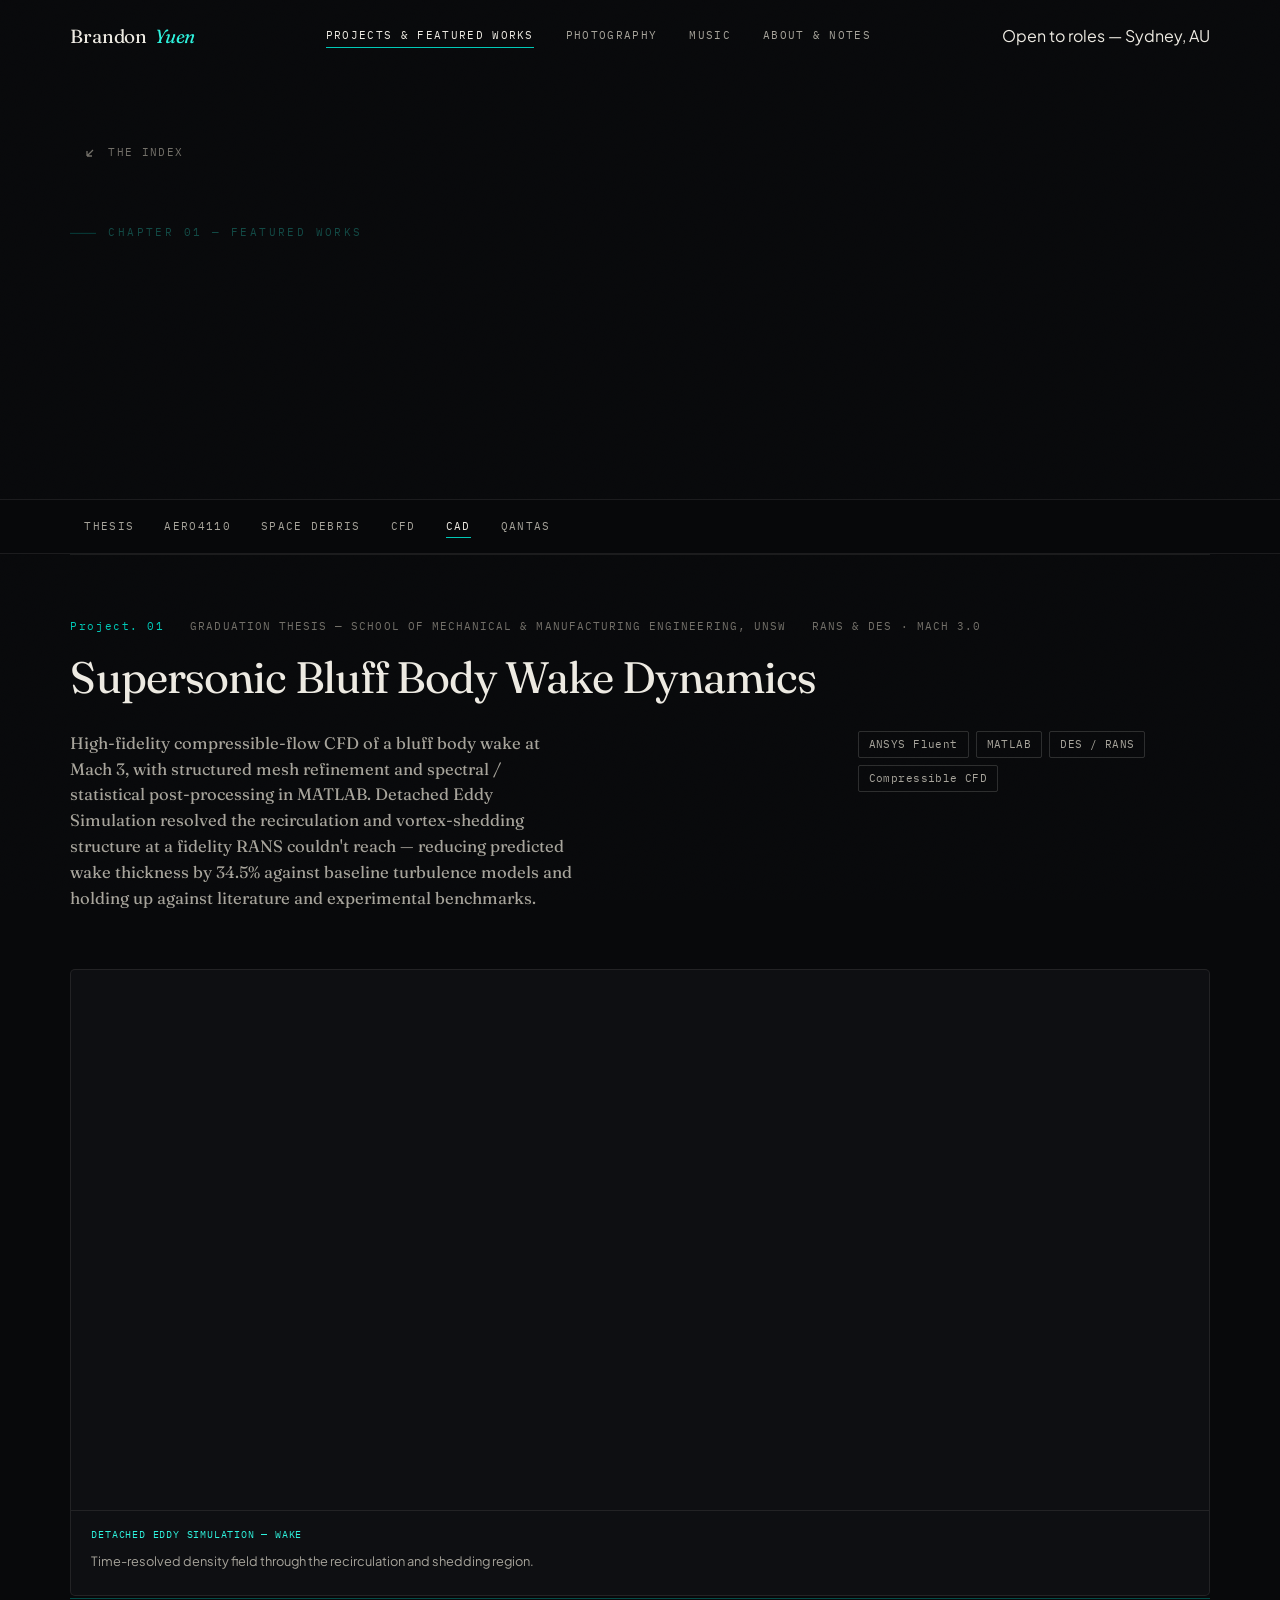
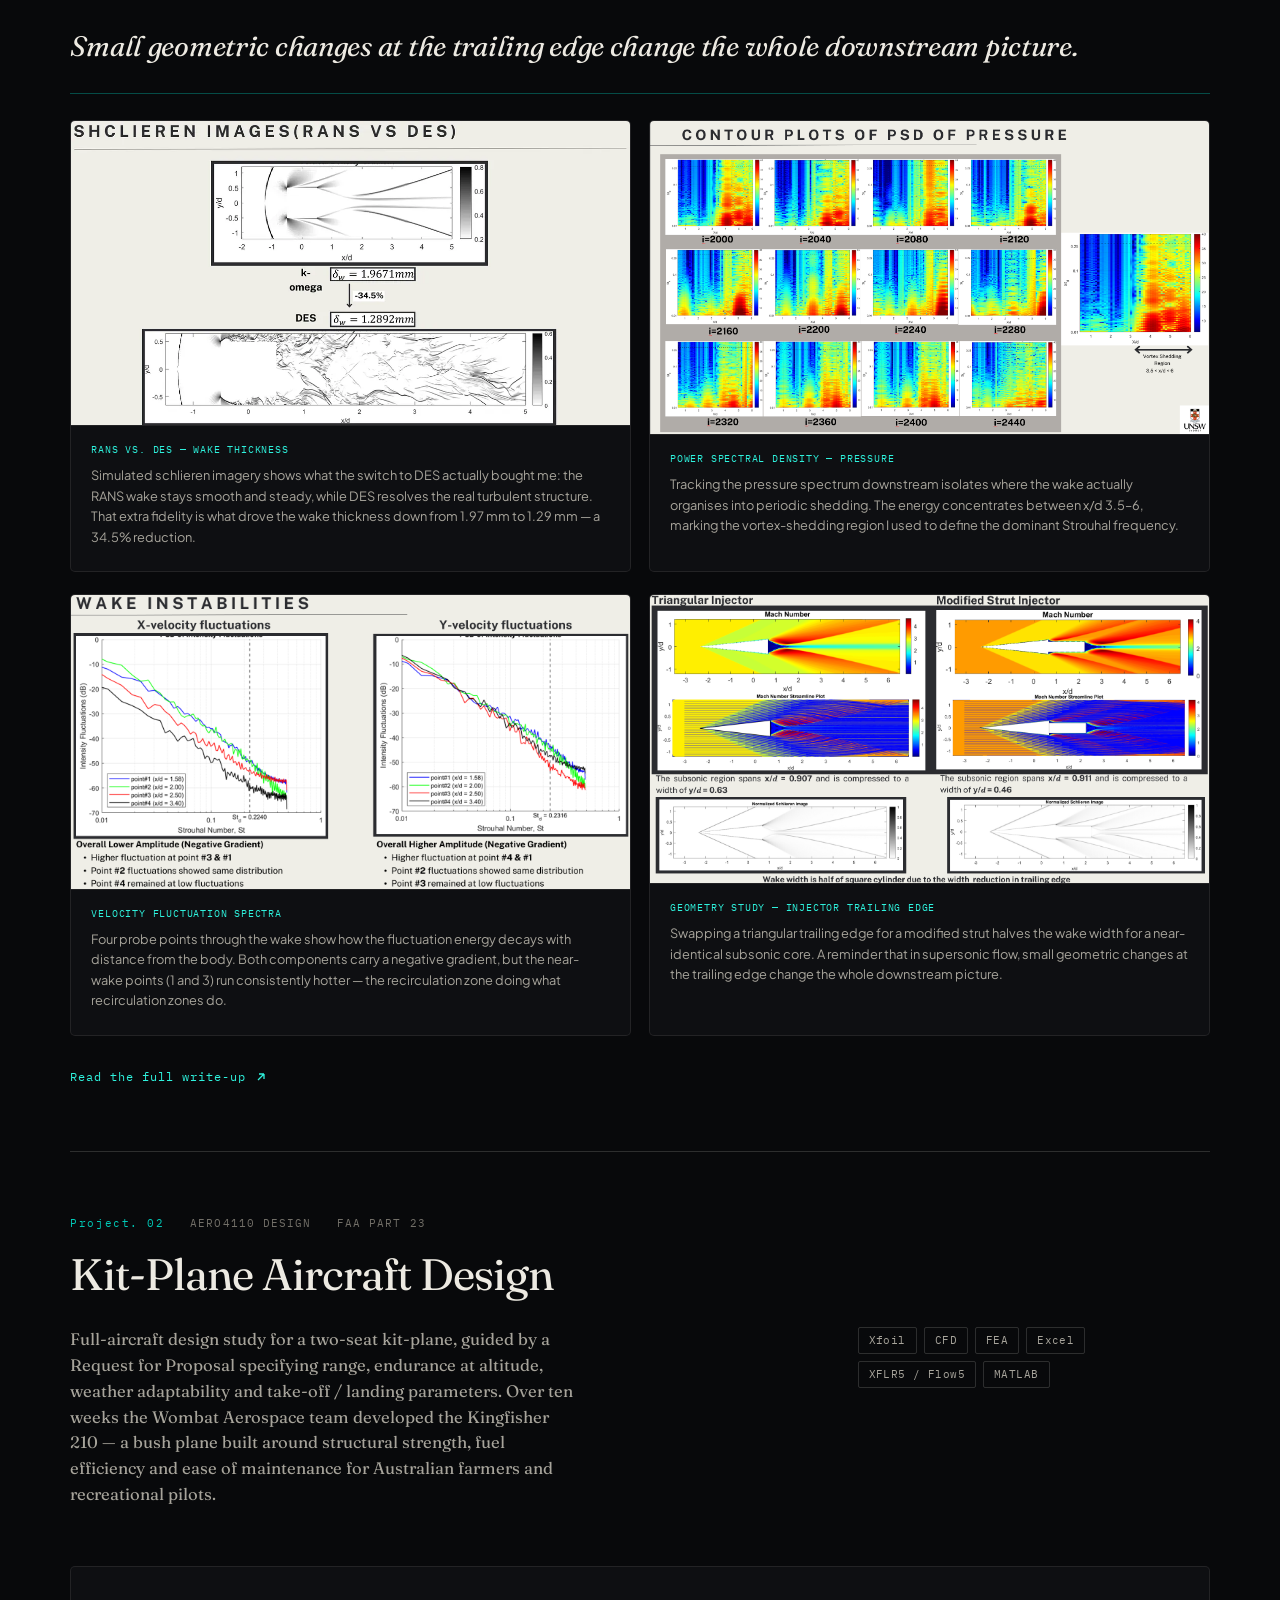
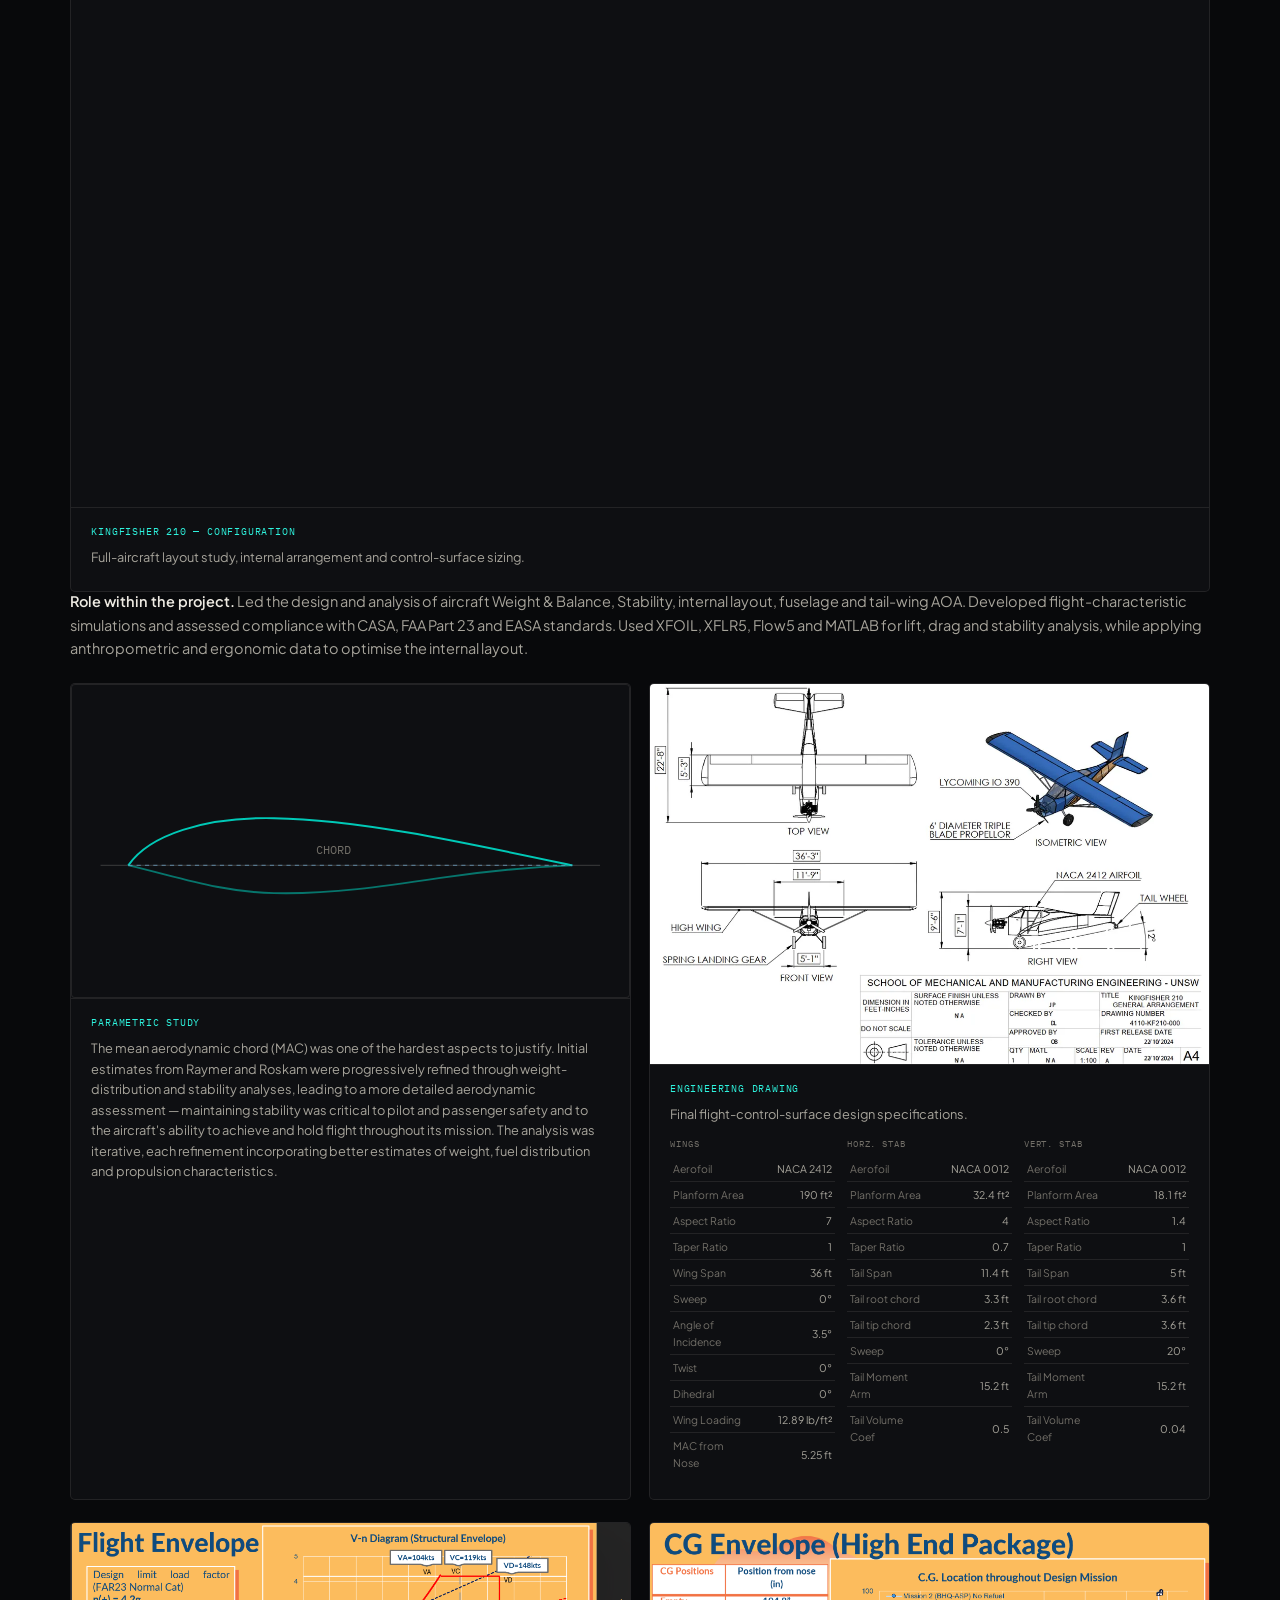
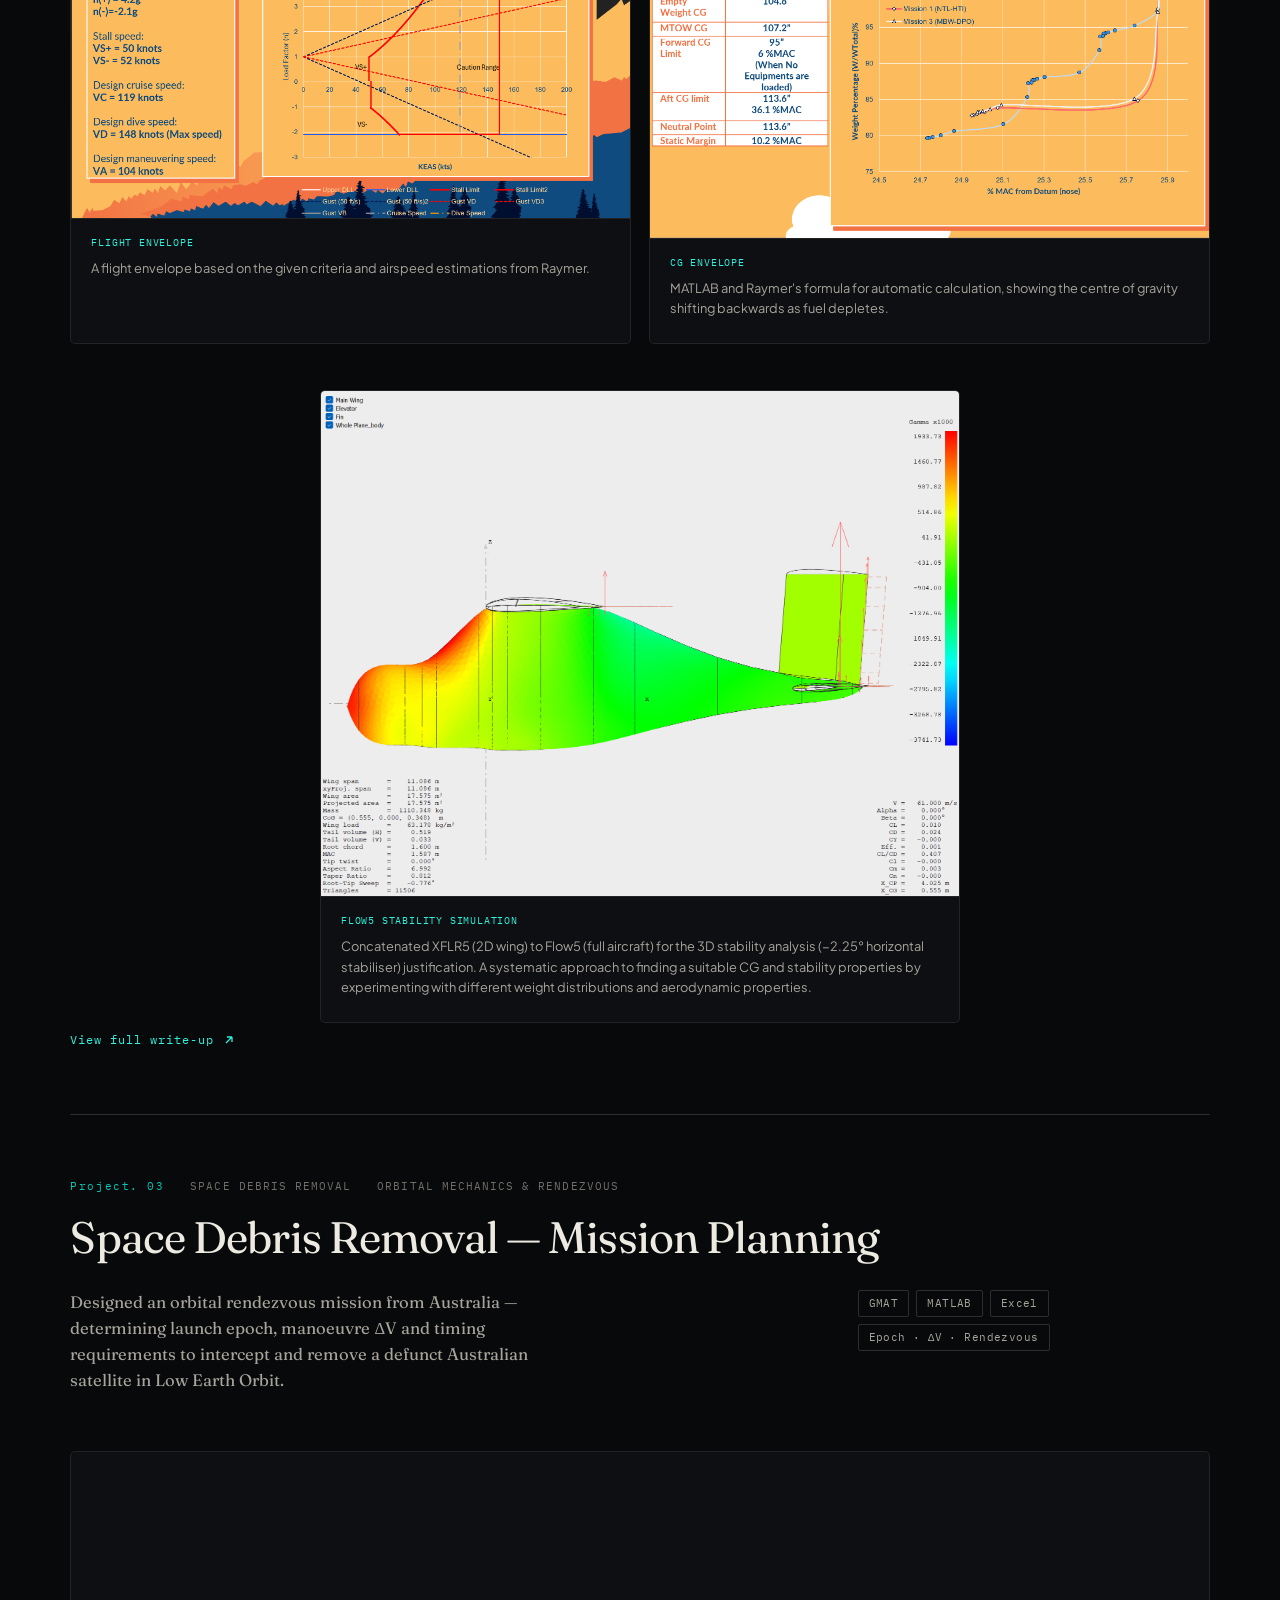
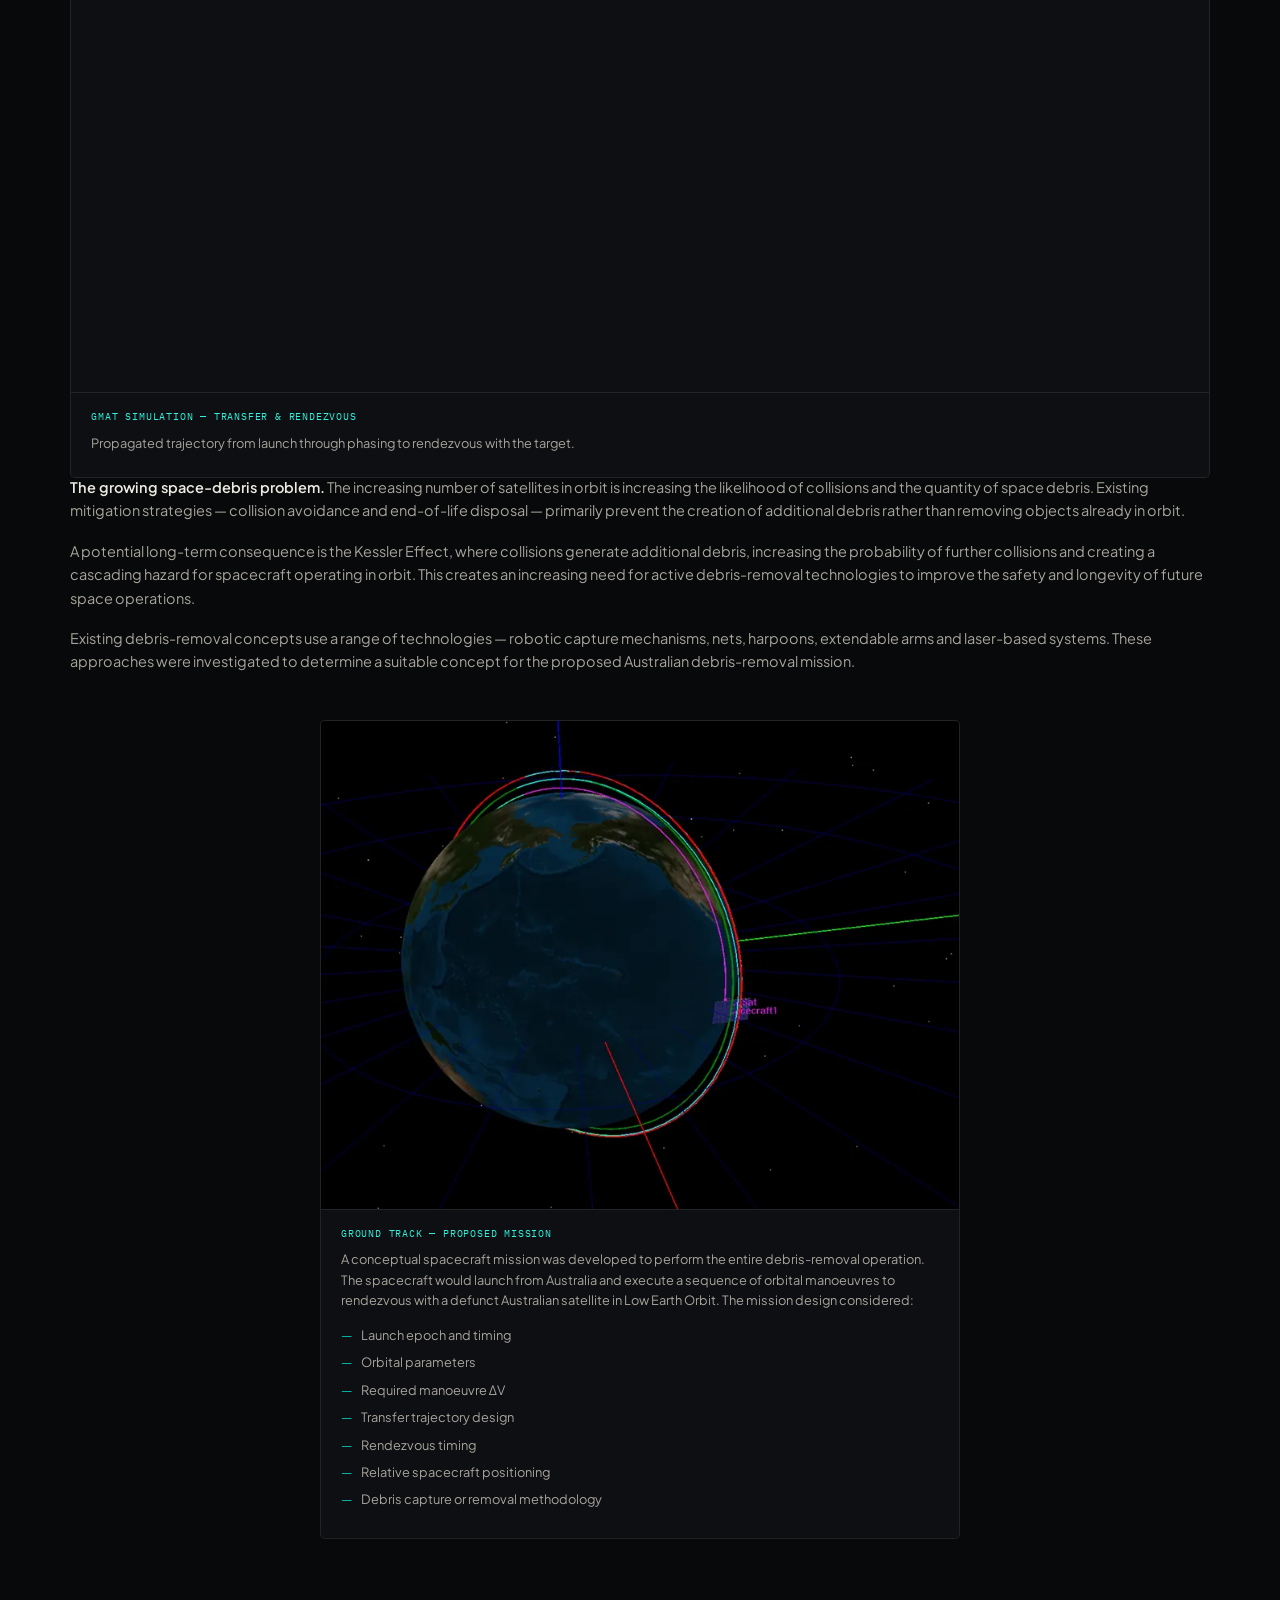
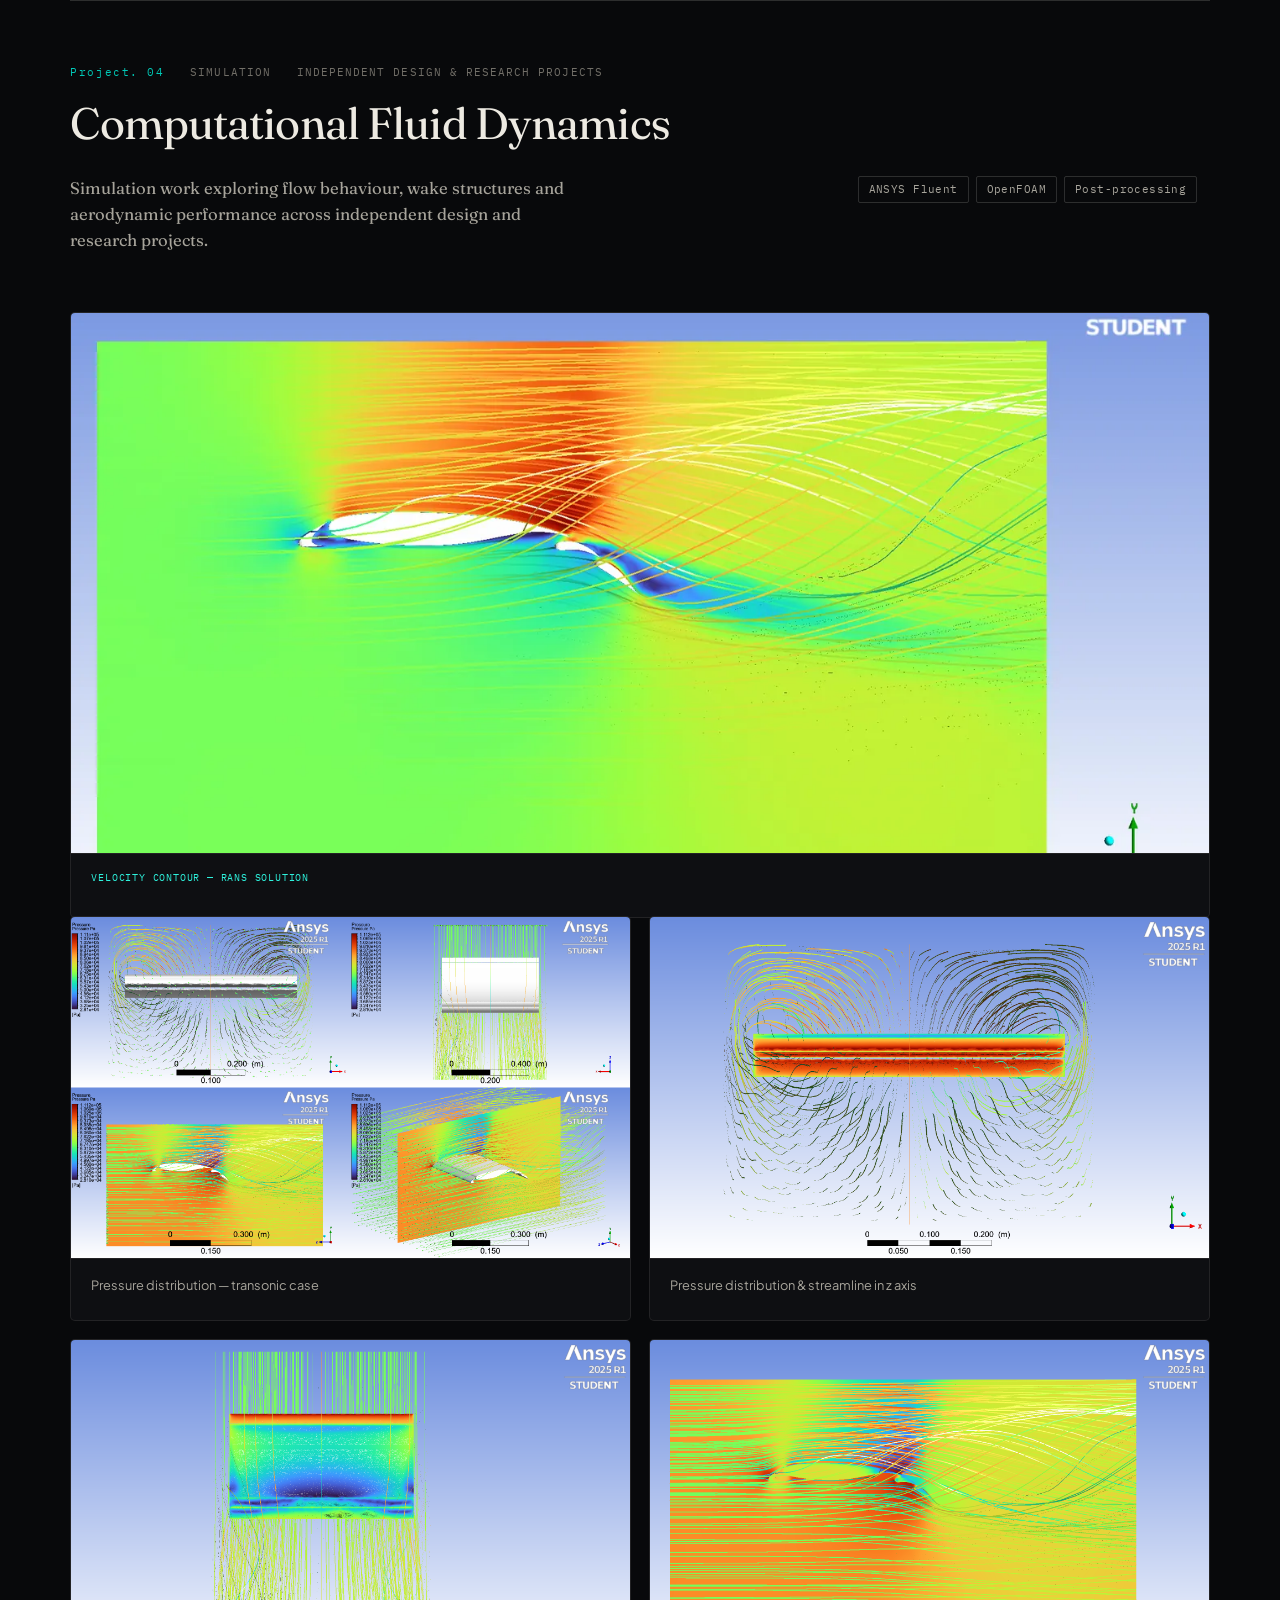
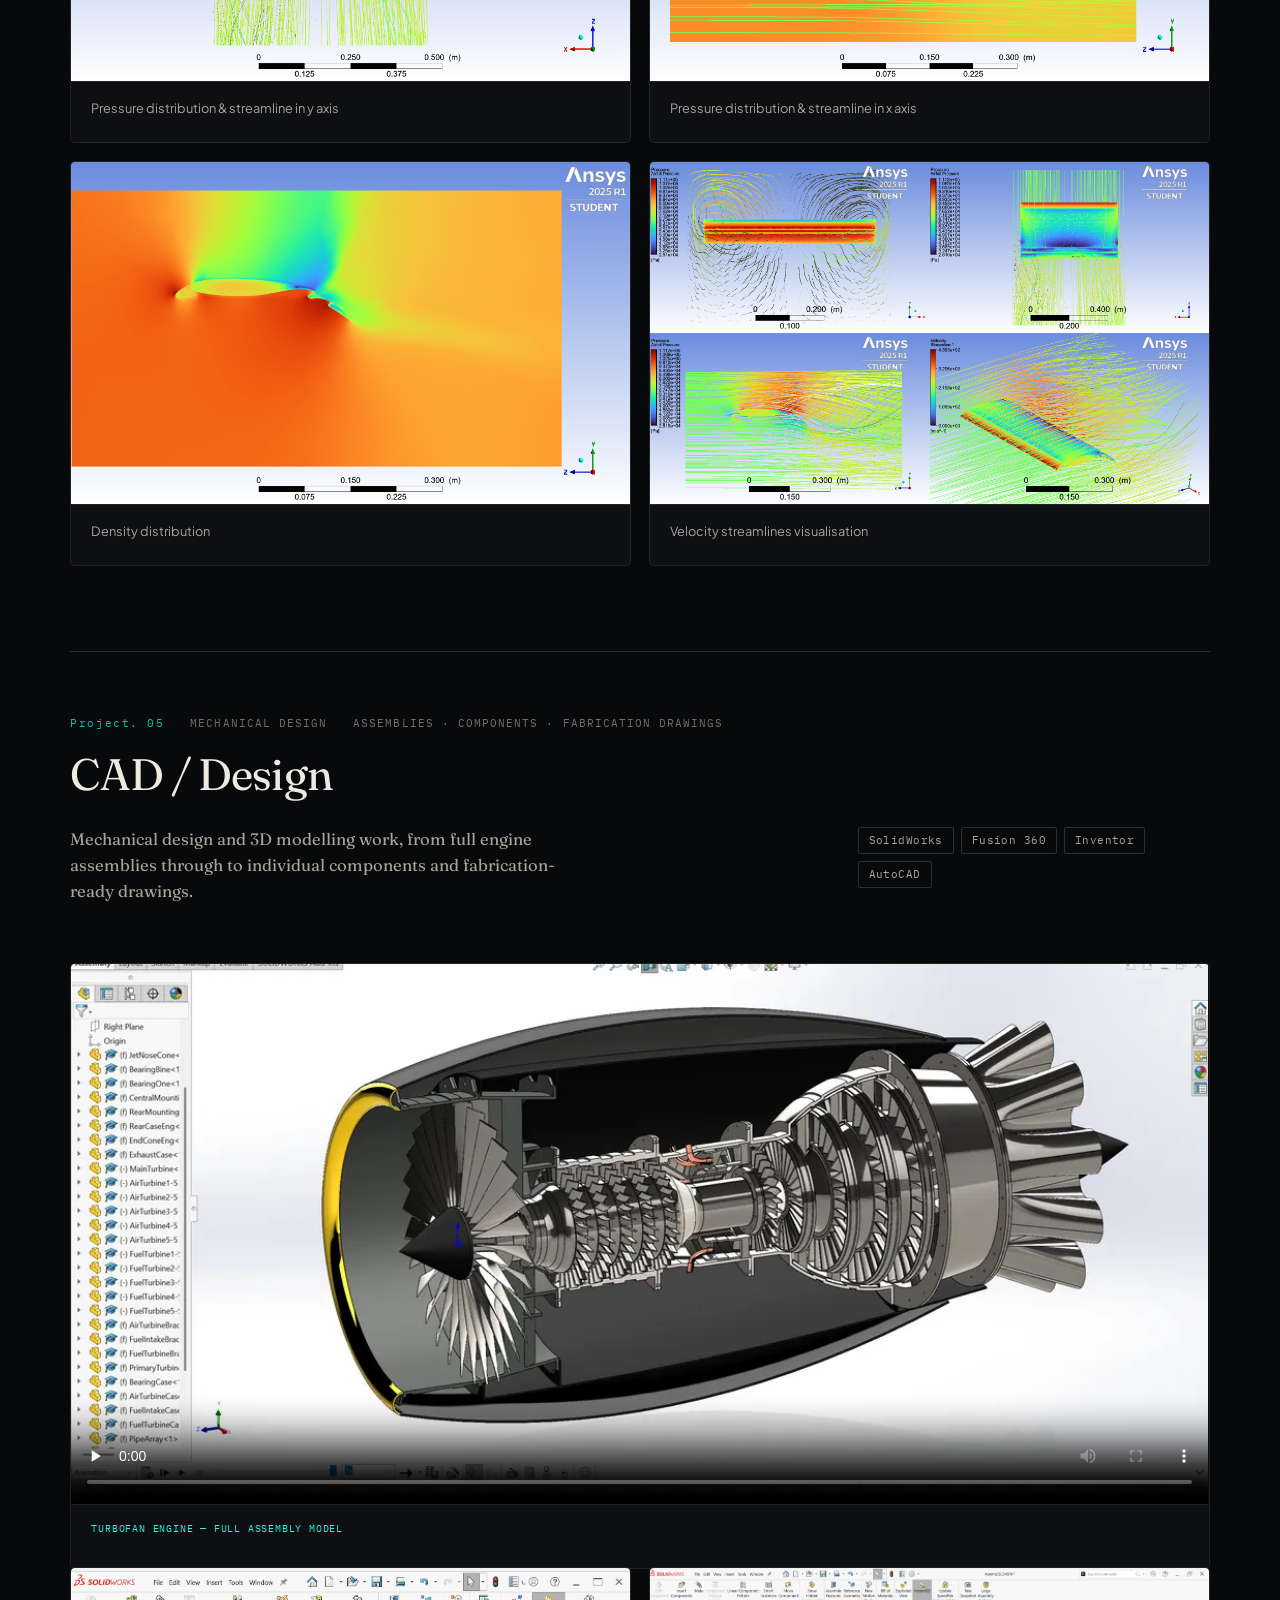
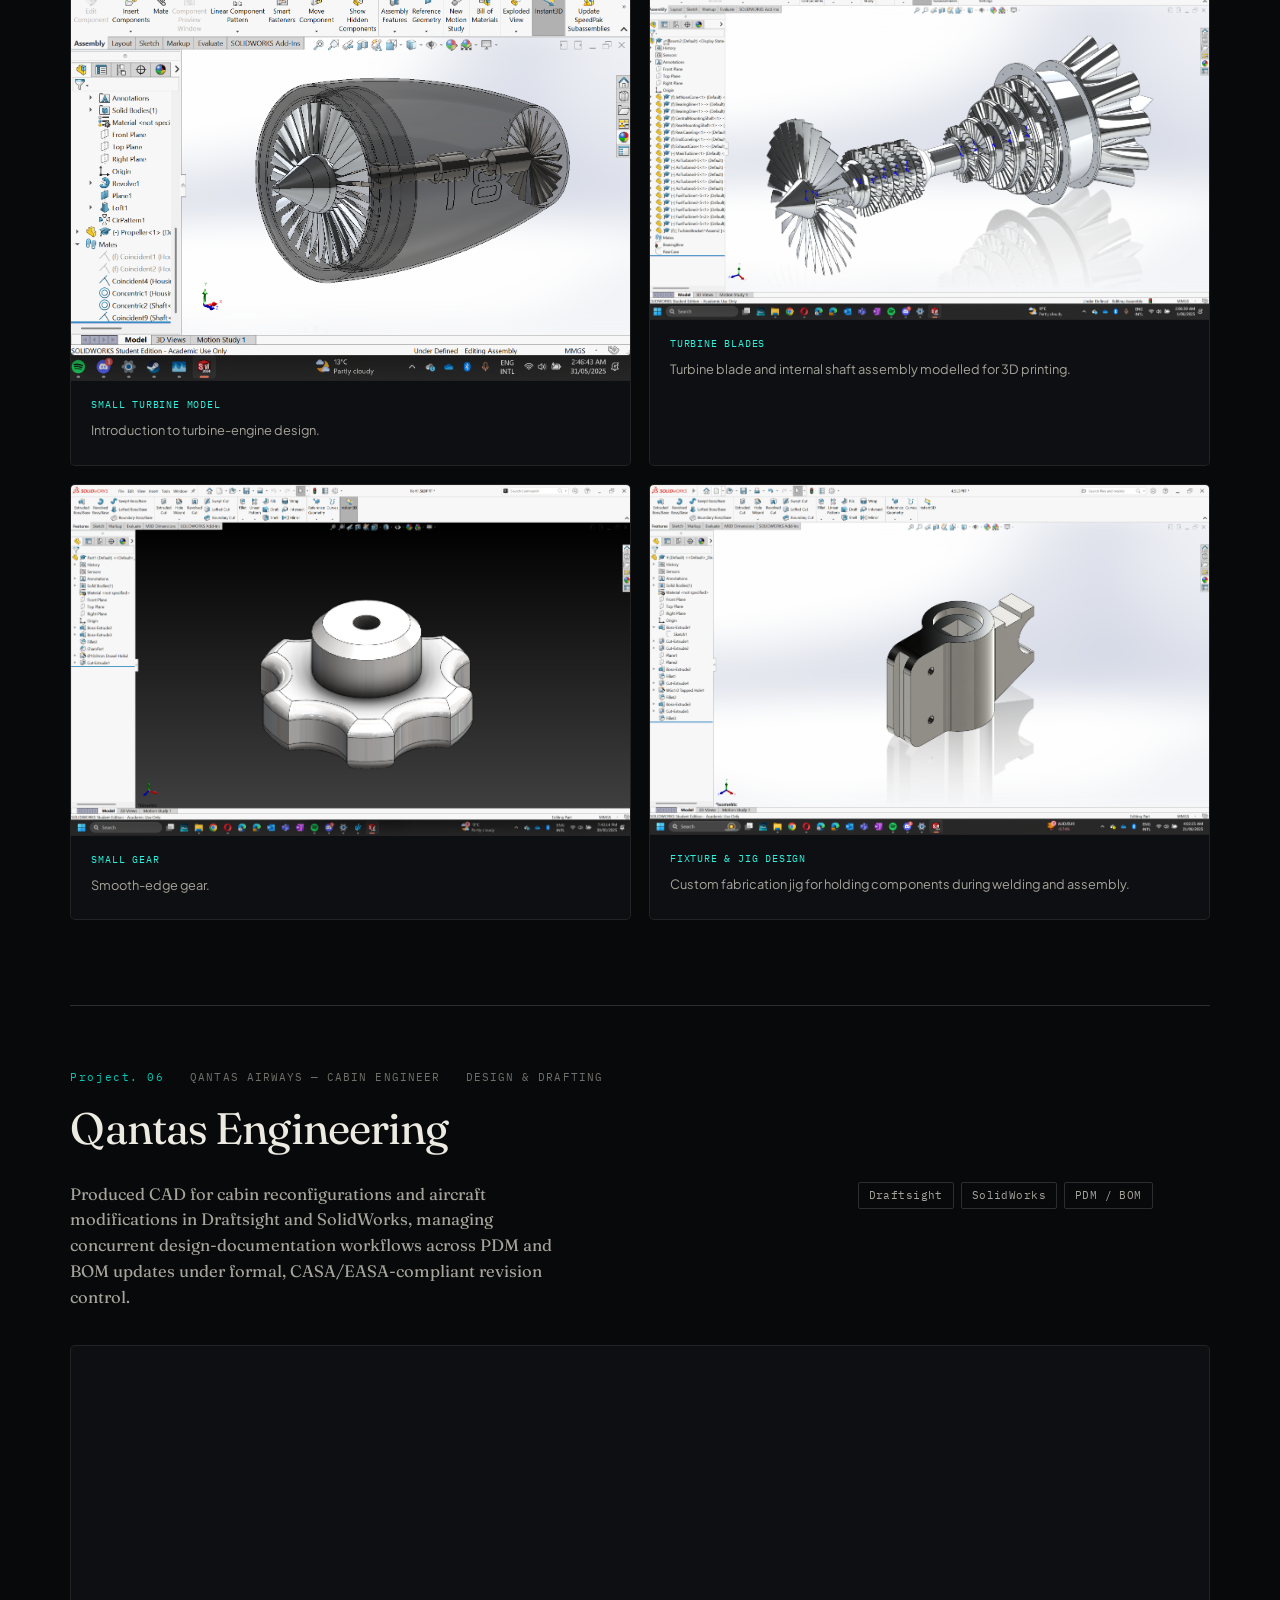
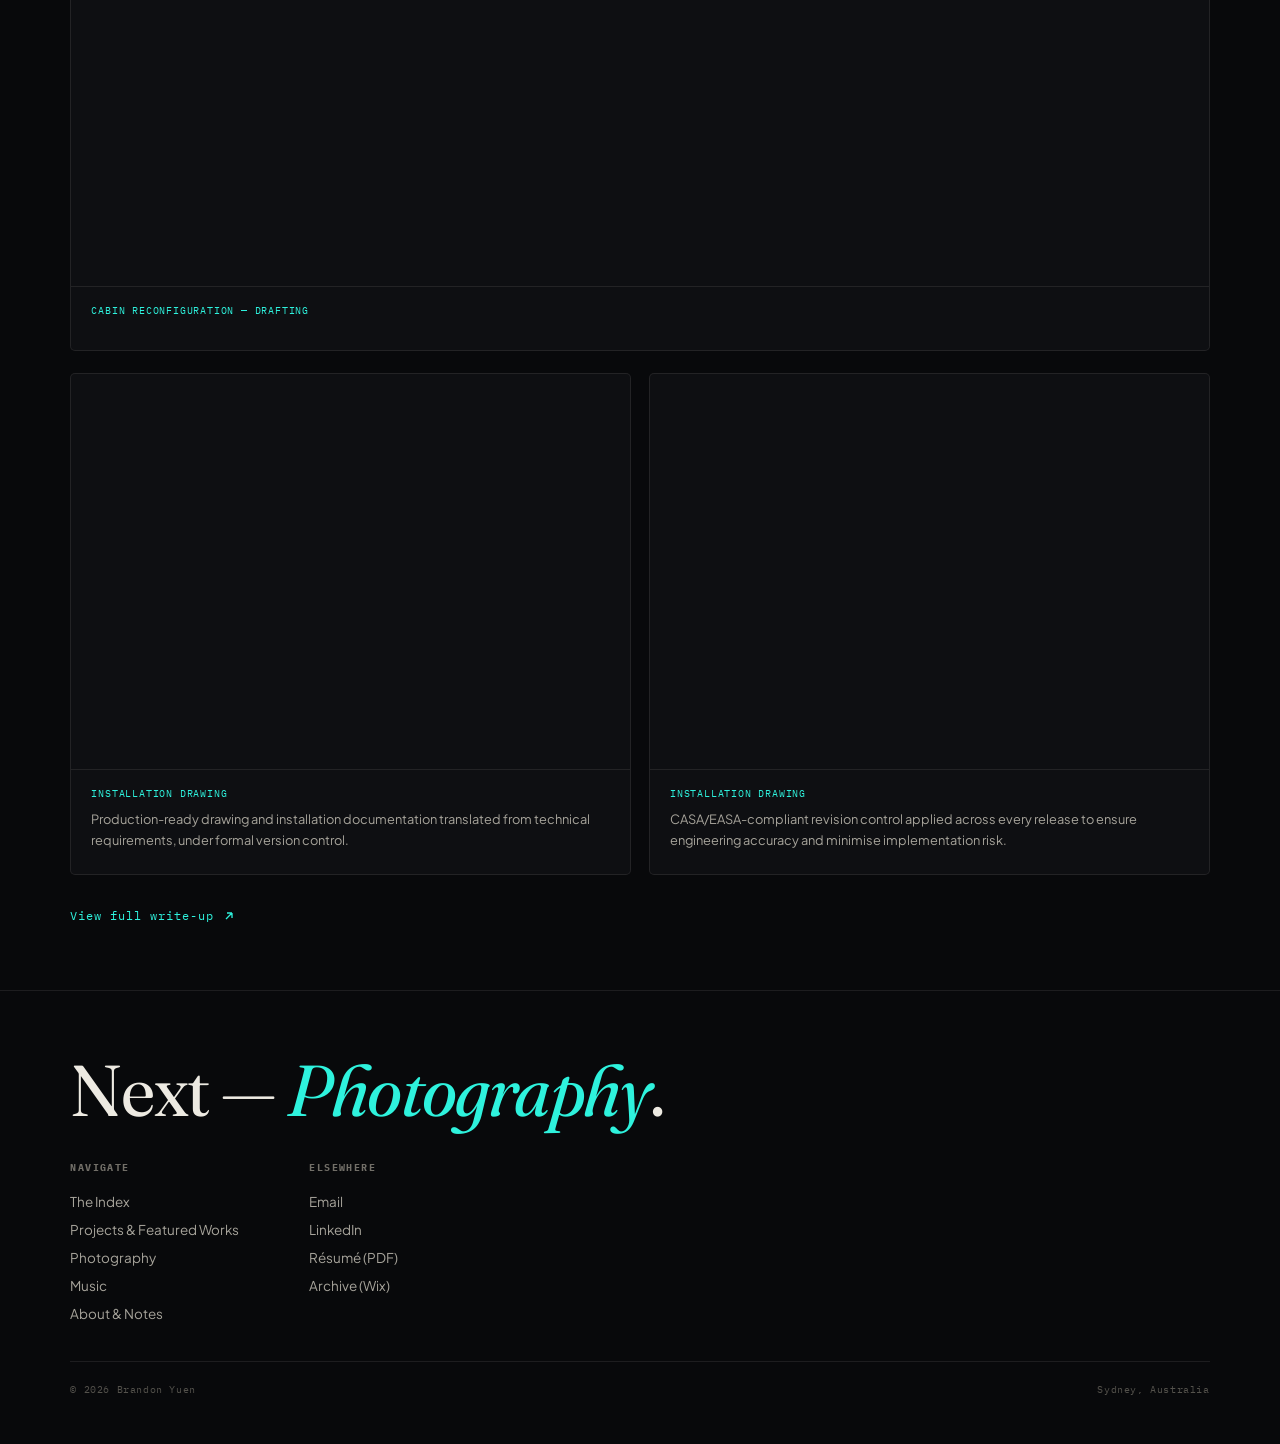
<file: work.redesign.html>
<!DOCTYPE html>
<html lang="en">
<head>
<meta charset="UTF-8">
<meta name="viewport" content="width=device-width, initial-scale=1.0">
<link rel="shortcut icon" href="WEBP/Brandon.jpg" type="image/x-icon">
<title>Work — Brandon Yuen</title>
<meta name="description" content="Engineering work by Brandon Yuen — graduation thesis (Mach 3 wake CFD), kit-plane aircraft design, active space-debris removal mission planning, CFD studies, CAD and Qantas cabin engineering.">

<script>document.documentElement.classList.add('js');</script>
<noscript><style>#loader{display:none!important}.stage,.reveal{opacity:1!important;transform:none!important}</style></noscript>

<link rel="preconnect" href="https://fonts.googleapis.com">
<link rel="preconnect" href="https://fonts.gstatic.com" crossorigin>
<link href="https://fonts.googleapis.com/css2?family=Fraunces:ital,opsz,wght@0,9..144,400;0,9..144,500;1,9..144,400&family=IBM+Plex+Mono:wght@400;500&family=Plus+Jakarta+Sans:wght@400;500;600&display=swap" rel="stylesheet">
<link rel="stylesheet" href="redesign-assets/css/core.css">
</head>
<body data-page="work.redesign.html">

<div class="loader" id="loader" role="status" aria-live="polite" aria-label="Loading">
  <div class="loader__top">
    <span class="loader__label">Brandon Yuen — Work</span>
    <span class="loader__label">Sydney, AU</span>
  </div>
  <div class="loader__mid">
    <span class="loader__word"><span>Engineering</span></span>
  </div>
  <div class="loader__bottom">
    <span class="loader__count"><b>000</b><sup>%</sup></span>
    <span class="loader__status">Initialising</span>
  </div>
  <span class="loader__bar"></span>
</div>

<div class="grain" aria-hidden="true"></div>
<div class="railtrack" aria-hidden="true"><i></i></div>

<header class="site-header">
  <a class="brandmark" href="index.redesign.html"><b>Brandon</b><i>Yuen</i></a>
  <nav class="hnav" aria-label="Primary">
    <a href="work.redesign.html">Projects &amp; Featured Works</a>
    <a href="photography.redesign.html">Photography</a>
    <a href="music.redesign.html">Music</a>
    <a href="about.redesign.html">About &amp; Notes</a>
  </nav>
  <span class="avail"><i aria-hidden="true"></i><span>Open to roles — Sydney, AU</span></span>
  <button class="hmenu" aria-expanded="false" aria-label="Open menu">
    <span class="hmenu__label hmenu__label--open">Menu</span>
    <span class="hmenu__label hmenu__label--close">Close</span>
  </button>
</header>

<nav class="mnav" aria-label="Mobile">
  <a href="work.redesign.html">Projects &amp; Featured Works</a>
  <a href="photography.redesign.html">Photography</a>
  <a href="music.redesign.html">Music</a>
  <a href="about.redesign.html">About &amp; Notes</a>
</nav>

<main class="shell">

  <!-- ===== masthead ===== -->
  <section class="page-top" id="top">
    <a class="back-link" href="index.redesign.html"><svg viewBox="0 0 12 12" fill="none"><path d="M9 3 3 9M3 9h5M3 9V4" stroke="currentColor" stroke-width="1.3"/></svg> The Index</a>
    <span class="kicker stage">Chapter 01 — Featured Works</span>
    <h1 class="display d-1 stage">Engineering</h1>
    <p class="standfirst stage">Six projects across research, aircraft design, orbital mechanics, simulation, mechanical CAD and industry practice — the through-line is moving between the model and the physical thing, then working out why they disagree.</p>
  </section>

  <nav class="hnav chapter-nav" aria-label="In this chapter">
    <a href="#research-thesis" data-spy-target="research-thesis">Thesis</a>
    <a href="#aero4110" data-spy-target="aero4110">AERO4110</a>
    <a href="#space-debris" data-spy-target="space-debris">Space Debris</a>
    <a href="#cfd" data-spy-target="cfd">CFD</a>
    <a href="#cad" data-spy-target="cad">CAD</a>
    <a href="#qantas" data-spy-target="qantas">Qantas</a>
  </nav>

  <!-- ========================================================
       01 · GRADUATION THESIS
       ======================================================== -->
  <article class="article" id="research-thesis" data-spy>
    <div class="article__head reveal">
      <div class="article__meta">
        <span class="fig-no">Project. 01</span>
        <span class="mono">Graduation Thesis — School of Mechanical &amp; Manufacturing Engineering, UNSW</span>
        <span class="mono">RANS &amp; DES · Mach 3.0</span>
      </div>
      <h2>Supersonic Bluff Body Wake Dynamics</h2>
    </div>

    <div class="article__lede reveal">
      <p class="standfirst">High-fidelity compressible-flow CFD of a bluff body wake at Mach 3, with structured mesh refinement and spectral / statistical post-processing in MATLAB. Detached Eddy Simulation resolved the recirculation and vortex-shedding structure at a fidelity RANS couldn't reach — reducing predicted wake thickness by 34.5% against baseline turbulence models and holding up against literature and experimental benchmarks.</p>
      <div class="tags">
        <span class="tag">ANSYS Fluent</span><span class="tag">MATLAB</span><span class="tag">DES / RANS</span><span class="tag">Compressible CFD</span>
      </div>
    </div>

    <figure class="figure figure--wide reveal" data-parallax="5">
      <video autoplay muted loop playsinline preload="metadata">
        <source src="WEBP/DES.mp4" type="video/mp4">
      </video>
      <figcaption><span class="plate-label">Detached Eddy Simulation — wake</span><span class="plate-text">Time-resolved density field through the recirculation and shedding region.</span></figcaption>
    </figure>

    <blockquote class="pull reveal">Small geometric changes at the trailing edge change the whole downstream picture.</blockquote>

    <div class="plate-duo reveal">
      <figure class="figure">
        <img src="WEBP/thesis/schlieren-des-vs-rans.webp" alt="Schlieren-style density gradient comparison between k-omega RANS and DES turbulence models" loading="lazy">
        <figcaption><span class="plate-label">RANS vs. DES — wake thickness</span><span class="plate-text">Simulated schlieren imagery shows what the switch to DES actually bought me: the RANS wake stays smooth and steady, while DES resolves the real turbulent structure. That extra fidelity is what drove the wake thickness down from 1.97&nbsp;mm to 1.29&nbsp;mm — a 34.5% reduction.</span></figcaption>
      </figure>
      <figure class="figure">
        <img src="WEBP/thesis/psd-pressure.webp" alt="Contour plots of power spectral density of pressure across the wake at successive timesteps" loading="lazy">
        <figcaption><span class="plate-label">Power spectral density — pressure</span><span class="plate-text">Tracking the pressure spectrum downstream isolates where the wake actually organises into periodic shedding. The energy concentrates between x/d 3.5–6, marking the vortex-shedding region I used to define the dominant Strouhal frequency.</span></figcaption>
      </figure>
    </div>

    <div class="plate-duo reveal">
      <figure class="figure">
        <img src="WEBP/thesis/wake-velocity-fluct.webp" alt="X and Y velocity fluctuation spectra at four points in the wake" loading="lazy">
        <figcaption><span class="plate-label">Velocity fluctuation spectra</span><span class="plate-text">Four probe points through the wake show how the fluctuation energy decays with distance from the body. Both components carry a negative gradient, but the near-wake points (1 and 3) run consistently hotter — the recirculation zone doing what recirculation zones do.</span></figcaption>
      </figure>
      <figure class="figure">
        <img src="WEBP/thesis/injector-comparison.webp" alt="Mach number contour and streamline comparison between triangular and modified strut injector geometries" loading="lazy">
        <figcaption><span class="plate-label">Geometry study — injector trailing edge</span><span class="plate-text">Swapping a triangular trailing edge for a modified strut halves the wake width for a near-identical subsonic core. A reminder that in supersonic flow, small geometric changes at the trailing edge change the whole downstream picture.</span></figcaption>
      </figure>
    </div>

    <p style="margin-top:26px"><a class="arrow-link" href="https://brand0nyuen.wixsite.com/portfolio/portfolio-collections/my-portfolio/graduation-thesis" target="_blank" rel="noopener">Read the full write-up <svg viewBox="0 0 12 12" fill="none"><path d="M3 9L9 3M9 3H4M9 3V8" stroke="currentColor" stroke-width="1.3"/></svg></a></p>
  </article>

  <!-- ========================================================
       02 · AERO4110 — KIT-PLANE AIRCRAFT DESIGN
       ======================================================== -->
  <article class="article" id="aero4110" data-spy>
    <div class="article__head reveal">
      <div class="article__meta">
        <span class="fig-no">Project. 02</span>
        <span class="mono">AERO4110 Design</span>
        <span class="mono">FAA Part 23</span>
      </div>
      <h2>Kit-Plane Aircraft Design</h2>
    </div>

    <div class="article__lede reveal">
      <p class="standfirst">Full-aircraft design study for a two-seat kit-plane, guided by a Request for Proposal specifying range, endurance at altitude, weather adaptability and take-off / landing parameters. Over ten weeks the Wombat Aerospace team developed the Kingfisher 210 — a bush plane built around structural strength, fuel efficiency and ease of maintenance for Australian farmers and recreational pilots.</p>
      <div class="tags">
        <span class="tag">Xfoil</span><span class="tag">CFD</span><span class="tag">FEA</span><span class="tag">Excel</span><span class="tag">XFLR5 / Flow5</span><span class="tag">MATLAB</span>
      </div>
    </div>

    <figure class="figure figure--wide reveal" data-parallax="5">
      <video autoplay muted loop playsinline preload="metadata">
        <source src="WEBP/AERO4110 Photos/AircraftAni2 - Made with Clipchamp.mp4" type="video/mp4">
      </video>
      <figcaption><span class="plate-label">Kingfisher 210 — configuration</span><span class="plate-text">Full-aircraft layout study, internal arrangement and control-surface sizing.</span></figcaption>
    </figure>

    <div class="prose reveal" style="margin-bottom:22px">
      <p><strong>Role within the project.</strong> Led the design and analysis of aircraft Weight &amp; Balance, Stability, internal layout, fuselage and tail-wing AOA. Developed flight-characteristic simulations and assessed compliance with CASA, FAA Part 23 and EASA standards. Used XFOIL, XFLR5, Flow5 and MATLAB for lift, drag and stability analysis, while applying anthropometric and ergonomic data to optimise the internal layout.</p>
    </div>

    <div class="plate-duo reveal">
      <figure class="figure">
        <div class="card-diagram" aria-hidden="true">
          <svg viewBox="0 20 400 225" fill="none">
            <path d="M20,150 L380,150" stroke="var(--hairline-strong)" stroke-width="1"/>
            <path d="M40,150 C55,128 95,115 145,116 C205,117 275,132 360,150" fill="none" stroke="var(--amber)" stroke-width="1.4"/>
            <path d="M40,150 C75,158 105,169 145,170 C185,171 225,165 265,159 C305,153 335,151 360,150" fill="none" stroke="var(--amber)" stroke-width="1.4" opacity="0.55"/>
            <line x1="40" y1="150" x2="360" y2="150" stroke="var(--ice)" stroke-width="1" stroke-dasharray="3 3" opacity="0.6"/>
            <text x="175" y="142" font-family="IBM Plex Mono" font-size="9" fill="var(--text-tertiary)">CHORD</text>
          </svg>
        </div>
        <figcaption><span class="plate-label">Parametric study</span><span class="plate-text">The mean aerodynamic chord (MAC) was one of the hardest aspects to justify. Initial estimates from Raymer and Roskam were progressively refined through weight-distribution and stability analyses, leading to a more detailed aerodynamic assessment — maintaining stability was critical to pilot and passenger safety and to the aircraft's ability to achieve and hold flight throughout its mission. The analysis was iterative, each refinement incorporating better estimates of weight, fuel distribution and propulsion characteristics.</span></figcaption>
      </figure>
      <figure class="figure">
        <img src="WEBP/AERO4110 Photos/EngDrawing.webp" alt="Engineering drawing of the final flight control surfaces" loading="lazy">
        <figcaption>
          <span class="plate-label">Engineering drawing</span>
          <span class="plate-text">Final flight-control-surface design specifications.</span>
          <div class="spec-tables">
            <div class="spec-group">
              <div class="spec-title">Wings</div>
              <table class="spec-table"><tbody>
                <tr><th>Aerofoil</th><td>NACA 2412</td></tr>
                <tr><th>Planform Area</th><td>190 ft²</td></tr>
                <tr><th>Aspect Ratio</th><td>7</td></tr>
                <tr><th>Taper Ratio</th><td>1</td></tr>
                <tr><th>Wing Span</th><td>36 ft</td></tr>
                <tr><th>Sweep</th><td>0°</td></tr>
                <tr><th>Angle of Incidence</th><td>3.5°</td></tr>
                <tr><th>Twist</th><td>0°</td></tr>
                <tr><th>Dihedral</th><td>0°</td></tr>
                <tr><th>Wing Loading</th><td>12.89 lb/ft²</td></tr>
                <tr><th>MAC from Nose</th><td>5.25 ft</td></tr>
              </tbody></table>
            </div>
            <div class="spec-group">
              <div class="spec-title">Horz. Stab</div>
              <table class="spec-table"><tbody>
                <tr><th>Aerofoil</th><td>NACA 0012</td></tr>
                <tr><th>Planform Area</th><td>32.4 ft²</td></tr>
                <tr><th>Aspect Ratio</th><td>4</td></tr>
                <tr><th>Taper Ratio</th><td>0.7</td></tr>
                <tr><th>Tail Span</th><td>11.4 ft</td></tr>
                <tr><th>Tail root chord</th><td>3.3 ft</td></tr>
                <tr><th>Tail tip chord</th><td>2.3 ft</td></tr>
                <tr><th>Sweep</th><td>0°</td></tr>
                <tr><th>Tail Moment Arm</th><td>15.2 ft</td></tr>
                <tr><th>Tail Volume Coef</th><td>0.5</td></tr>
              </tbody></table>
            </div>
            <div class="spec-group">
              <div class="spec-title">Vert. Stab</div>
              <table class="spec-table"><tbody>
                <tr><th>Aerofoil</th><td>NACA 0012</td></tr>
                <tr><th>Planform Area</th><td>18.1 ft²</td></tr>
                <tr><th>Aspect Ratio</th><td>1.4</td></tr>
                <tr><th>Taper Ratio</th><td>1</td></tr>
                <tr><th>Tail Span</th><td>5 ft</td></tr>
                <tr><th>Tail root chord</th><td>3.6 ft</td></tr>
                <tr><th>Tail tip chord</th><td>3.6 ft</td></tr>
                <tr><th>Sweep</th><td>20°</td></tr>
                <tr><th>Tail Moment Arm</th><td>15.2 ft</td></tr>
                <tr><th>Tail Volume Coef</th><td>0.04</td></tr>
              </tbody></table>
            </div>
          </div>
        </figcaption>
      </figure>
    </div>

    <div class="plate-duo reveal">
      <figure class="figure">
        <img src="WEBP/AERO4110 Photos/FlightEnv.webp" alt="Flight envelope diagram" loading="lazy">
        <figcaption><span class="plate-label">Flight envelope</span><span class="plate-text">A flight envelope based on the given criteria and airspeed estimations from Raymer.</span></figcaption>
      </figure>
      <figure class="figure">
        <img src="WEBP/AERO4110 Photos/CGshift.webp" alt="Centre of gravity shift as fuel depletes" loading="lazy" decoding="async">
        <figcaption><span class="plate-label">CG envelope</span><span class="plate-text">MATLAB and Raymer's formula for automatic calculation, showing the centre of gravity shifting backwards as fuel depletes.</span></figcaption>
      </figure>
    </div>

    <figure class="figure reveal" data-parallax="4">
      <img src="WEBP/AERO4110 Photos/Figure for -2.25deg stab justification.webp" alt="Flow5 stability simulation for -2.25 degree horizontal stabiliser" loading="lazy" decoding="async">
      <figcaption><span class="plate-label">Flow5 stability simulation</span><span class="plate-text">Concatenated XFLR5 (2D wing) to Flow5 (full aircraft) for the 3D stability analysis (−2.25° horizontal stabiliser) justification. A systematic approach to finding a suitable CG and stability properties by experimenting with different weight distributions and aerodynamic properties.</span></figcaption>
    </figure>

    <p style="margin-top:26px"><a class="arrow-link" href="https://brand0nyuen.wixsite.com/portfolio/portfolio-collections/my-portfolio/light-aircraft-design-kit-plane" target="_blank" rel="noopener">View full write-up <svg viewBox="0 0 12 12" fill="none"><path d="M3 9L9 3M9 3H4M9 3V8" stroke="currentColor" stroke-width="1.3"/></svg></a></p>
  </article>

  <!-- ========================================================
       03 · SPACE DEBRIS REMOVAL
       ======================================================== -->
  <article class="article" id="space-debris" data-spy>
    <div class="article__head reveal">
      <div class="article__meta">
        <span class="fig-no">Project. 03</span>
        <span class="mono">Space Debris Removal</span>
        <span class="mono">Orbital Mechanics &amp; Rendezvous</span>
      </div>
      <h2>Space Debris Removal — Mission Planning</h2>
    </div>

    <div class="article__lede reveal">
      <p class="standfirst">Designed an orbital rendezvous mission from Australia — determining launch epoch, manoeuvre ΔV and timing requirements to intercept and remove a defunct Australian satellite in Low Earth Orbit.</p>
      <div class="tags">
        <span class="tag">GMAT</span><span class="tag">MATLAB</span><span class="tag">Excel</span><span class="tag">Epoch · ΔV · Rendezvous</span>
      </div>
    </div>

    <figure class="figure figure--wide reveal" data-parallax="5">
      <video autoplay muted loop playsinline preload="metadata">
        <source src="WEBP/AERO9500/GMATsim - Made with Clipchamp.mp4" type="video/mp4">
      </video>
      <figcaption><span class="plate-label">GMAT simulation — transfer &amp; rendezvous</span><span class="plate-text">Propagated trajectory from launch through phasing to rendezvous with the target.</span></figcaption>
    </figure>

    <div class="prose reveal" style="margin-bottom:22px">
      <p><strong>The growing space-debris problem.</strong> The increasing number of satellites in orbit is increasing the likelihood of collisions and the quantity of space debris. Existing mitigation strategies — collision avoidance and end-of-life disposal — primarily prevent the creation of additional debris rather than removing objects already in orbit.</p>
      <p>A potential long-term consequence is the Kessler Effect, where collisions generate additional debris, increasing the probability of further collisions and creating a cascading hazard for spacecraft operating in orbit. This creates an increasing need for active debris-removal technologies to improve the safety and longevity of future space operations.</p>
      <p>Existing debris-removal concepts use a range of technologies — robotic capture mechanisms, nets, harpoons, extendable arms and laser-based systems. These approaches were investigated to determine a suitable concept for the proposed Australian debris-removal mission.</p>
    </div>

    <figure class="figure reveal" data-parallax="4">
      <img src="WEBP/AERO9500/Orbit.webp" alt="Ground track of the proposed debris-removal mission" loading="lazy">
      <figcaption>
        <span class="plate-label">Ground track — proposed mission</span>
        <span class="plate-text">A conceptual spacecraft mission was developed to perform the entire debris-removal operation. The spacecraft would launch from Australia and execute a sequence of orbital manoeuvres to rendezvous with a defunct Australian satellite in Low Earth Orbit. The mission design considered:</span>
        <ul>
          <li>Launch epoch and timing</li>
          <li>Orbital parameters</li>
          <li>Required manoeuvre ΔV</li>
          <li>Transfer trajectory design</li>
          <li>Rendezvous timing</li>
          <li>Relative spacecraft positioning</li>
          <li>Debris capture or removal methodology</li>
        </ul>
      </figcaption>
    </figure>
  </article>

  <!-- ========================================================
       04 · COMPUTATIONAL FLUID DYNAMICS
       ======================================================== -->
  <article class="article" id="cfd" data-spy>
    <div class="article__head reveal">
      <div class="article__meta">
        <span class="fig-no">Project. 04</span>
        <span class="mono">Simulation</span>
        <span class="mono">Independent design &amp; research projects</span>
      </div>
      <h2>Computational Fluid Dynamics</h2>
    </div>

    <div class="article__lede reveal">
      <p class="standfirst">Simulation work exploring flow behaviour, wake structures and aerodynamic performance across independent design and research projects.</p>
      <div class="tags"><span class="tag">ANSYS Fluent</span><span class="tag">OpenFOAM</span><span class="tag">Post-processing</span></div>
    </div>

    <figure class="figure figure--wide reveal" data-parallax="5">
      <img src="WEBP/CFD/Velocity.webp" alt="CFD velocity contour" loading="lazy">
      <figcaption><span class="plate-label">Velocity contour — RANS solution</span></figcaption>
    </figure>

    <div class="plate-duo reveal">
      <figure class="figure"><img src="WEBP/CFD/Pressure.webp" alt="Pressure distribution, transonic case" loading="lazy"><figcaption><span class="plate-text">Pressure distribution — transonic case</span></figcaption></figure>
      <figure class="figure"><img src="WEBP/CFD/Pressure&Streamline1.webp" alt="Pressure distribution and streamline in z axis" loading="lazy"><figcaption><span class="plate-text">Pressure distribution &amp; streamline in z axis</span></figcaption></figure>
      <figure class="figure"><img src="WEBP/CFD/Pressure&Streamline2.webp" alt="Pressure distribution and streamline in y axis" loading="lazy"><figcaption><span class="plate-text">Pressure distribution &amp; streamline in y axis</span></figcaption></figure>
      <figure class="figure"><img src="WEBP/CFD/Pressure&Streamline3.webp" alt="Pressure distribution and streamline in x axis" loading="lazy"><figcaption><span class="plate-text">Pressure distribution &amp; streamline in x axis</span></figcaption></figure>
      <figure class="figure"><img src="WEBP/CFD/Density.webp" alt="Density distribution" loading="lazy"><figcaption><span class="plate-text">Density distribution</span></figcaption></figure>
      <figure class="figure"><img src="WEBP/CFD/FLU 3.webp" alt="Velocity streamlines visualisation" loading="lazy"><figcaption><span class="plate-text">Velocity streamlines visualisation</span></figcaption></figure>
    </div>
  </article>

  <!-- ========================================================
       05 · CAD / DESIGN
       ======================================================== -->
  <article class="article" id="cad" data-spy>
    <div class="article__head reveal">
      <div class="article__meta">
        <span class="fig-no">Project. 05</span>
        <span class="mono">Mechanical Design</span>
        <span class="mono">Assemblies · components · fabrication drawings</span>
      </div>
      <h2>CAD / Design</h2>
    </div>

    <div class="article__lede reveal">
      <p class="standfirst">Mechanical design and 3D modelling work, from full engine assemblies through to individual components and fabrication-ready drawings.</p>
      <div class="tags"><span class="tag">SolidWorks</span><span class="tag">Fusion 360</span><span class="tag">Inventor</span><span class="tag">AutoCAD</span></div>
    </div>

    <figure class="figure figure--wide reveal" data-parallax="5">
      <video controls poster="WEBP/CAD/Finished.webp" preload="none">
        <source src="WEBP/CAD/RealJetEngine(1).mp4" type="video/mp4">
      </video>
      <figcaption><span class="plate-label">Turbofan engine — full assembly model</span></figcaption>
    </figure>

    <div class="plate-duo reveal">
      <figure class="figure"><img src="WEBP/CAD/TurbineEngine.webp" alt="Small turbine model" loading="lazy"><figcaption><span class="plate-label">Small turbine model</span><span class="plate-text">Introduction to turbine-engine design.</span></figcaption></figure>
      <figure class="figure"><img src="WEBP/CAD/FirstDayProgress.webp" alt="Turbine blades and internal shaft assembly" loading="lazy"><figcaption><span class="plate-label">Turbine blades</span><span class="plate-text">Turbine blade and internal shaft assembly modelled for 3D printing.</span></figcaption></figure>
      <figure class="figure"><img src="WEBP/CAD/1.webp" alt="Small gear" loading="lazy"><figcaption><span class="plate-label">Small gear</span><span class="plate-text">Smooth-edge gear.</span></figcaption></figure>
      <figure class="figure"><img src="WEBP/CAD/7.webp" alt="Fixture and jig design" loading="lazy"><figcaption><span class="plate-label">Fixture &amp; jig design</span><span class="plate-text">Custom fabrication jig for holding components during welding and assembly.</span></figcaption></figure>
    </div>
  </article>

  <!-- ========================================================
       06 · QANTAS — CABIN ENGINEER
       ======================================================== -->
  <article class="article" id="qantas" data-spy>
    <div class="article__head reveal">
      <div class="article__meta">
        <span class="fig-no">Project. 06</span>
        <span class="mono">Qantas Airways — Cabin Engineer</span>
        <span class="mono">Design &amp; Drafting</span>
      </div>
      <h2>Qantas Engineering</h2>
    </div>

    <div class="article__lede reveal">
      <p class="standfirst">Produced CAD for cabin reconfigurations and aircraft modifications in Draftsight and SolidWorks, managing concurrent design-documentation workflows across PDM and BOM updates under formal, CASA/EASA-compliant revision control.</p>
      <div class="tags"><span class="tag">Draftsight</span><span class="tag">SolidWorks</span><span class="tag">PDM / BOM</span></div>
    </div>

    <figure class="figure figure--wide reveal" data-parallax="5">
      <img src="WEBP/Qantas Work/IMG_1244.webp" alt="Qantas cabin engineering work" loading="lazy" decoding="async">
      <figcaption><span class="plate-label">Cabin reconfiguration — drafting</span></figcaption>
    </figure>

    <div class="plate-duo reveal">
      <figure class="figure">
        <img src="WEBP/Qantas Work/X32750D1-093-00 G3F-1.webp" alt="Installation drawing G3F" loading="lazy" decoding="async">
        <figcaption><span class="plate-label">Installation drawing</span><span class="plate-text">Production-ready drawing and installation documentation translated from technical requirements, under formal version control.</span></figcaption>
      </figure>
      <figure class="figure">
        <img src="WEBP/Qantas Work/X09652D1-093-00 G2AR-1.webp" alt="Installation drawing G2AR" loading="lazy" decoding="async">
        <figcaption><span class="plate-label">Installation drawing</span><span class="plate-text">CASA/EASA-compliant revision control applied across every release to ensure engineering accuracy and minimise implementation risk.</span></figcaption>
      </figure>
    </div>

    <p style="margin-top:26px"><a class="arrow-link" href="https://brand0nyuen.wixsite.com/portfolio/portfolio-collections/my-portfolio/qantas" target="_blank" rel="noopener">View full write-up <svg viewBox="0 0 12 12" fill="none"><path d="M3 9L9 3M9 3H4M9 3V8" stroke="currentColor" stroke-width="1.3"/></svg></a></p>
  </article>

</main>

<footer class="site-footer">
  <p class="foot-big reveal">Next — <a class="link" href="photography.redesign.html"><em>Photography</em></a>.</p>
  <div class="foot-cols">
    <div class="foot-col">
      <h4>Navigate</h4>
      <a href="index.redesign.html">The Index</a>
      <a href="work.redesign.html">Projects &amp; Featured Works</a>
      <a href="photography.redesign.html">Photography</a>
      <a href="music.redesign.html">Music</a>
      <a href="about.redesign.html">About &amp; Notes</a>
    </div>
    <div class="foot-col">
      <h4>Elsewhere</h4>
      <a href="mailto:yuenzulniro25@gmail.com">Email</a>
      <a href="https://www.linkedin.com/in/tsan-hoi-zulniro-brandon-yuen-83b472233" target="_blank" rel="noopener">LinkedIn</a>
      <a href="resume.pdf" target="_blank" rel="noopener">Résumé (PDF)</a>
      <a href="https://brand0nyuen.wixsite.com/portfolio" target="_blank" rel="noopener">Archive (Wix)</a>
    </div>
  </div>
  <div class="foot-fine"><span>© 2026 Brandon Yuen</span><span>Sydney, Australia</span></div>
</footer>

<script src="redesign-assets/vendor/gsap.min.js"></script>
<script src="redesign-assets/vendor/ScrollTrigger.min.js"></script>
<script src="redesign-assets/js/app.js"></script>
</body>
</html>
</file>
<file: redesign-assets/css/core.css>
/* ============================================================
   BRANDON YUEN — REDESIGN  ·  "dark editorial fusion"
   Shared design system for index.html + section pages
   No media paths are referenced here. Fonts load from Google.
   ============================================================ */

:root{
  /* ---- surface ---- */
  --bg-0:#08090B;
  --bg-1:#0E0F12;
  --bg-2:#16171B;
  --bg-2-hover:#1D1F24;
  --paper:#F2EFE7;              /* editorial "page" tone for light insets */

  /* ---- ink ---- */
  --text-primary:#EDEAE2;
  --text-secondary:#A7A49B;
  --text-tertiary:#726F68;
  --text-quiet:#54524C;

  /* ---- accent ---- */
  --amber:#00C9B7;
  --amber-bright:#2EF2DD;
  --amber-deep:#006B63;
  --ice:#6FA3C7;

  /* ---- lines ---- */
  --hairline:rgba(237,234,226,0.09);
  --hairline-strong:rgba(237,234,226,0.16);
  --hairline-amber:rgba(0,201,183,0.35);

  /* ---- type ---- */
  --font-display:'Fraunces', 'Times New Roman', serif;
  --font-body:'Plus Jakarta Sans', system-ui, -apple-system, sans-serif;
  --font-mono:'IBM Plex Mono', ui-monospace, monospace;

  /* ---- metrics ---- */
  --edge: clamp(20px, 5.5vw, 96px);
  --maxw: 1440px;
  --col-gap: clamp(20px, 3vw, 46px);
  --ease-out: cubic-bezier(.16,.84,.44,1);
  --ease-io: cubic-bezier(.65,.05,.36,1);
}

*{ box-sizing:border-box; margin:0; padding:0; }
[hidden]{ display:none !important; }
html{ background:var(--bg-0); -webkit-text-size-adjust:100%; scroll-behavior:smooth; }
html.lenis, html.lenis body{ height:auto; }
body{
  background:var(--bg-0);
  color:var(--text-primary);
  font-family:var(--font-body);
  font-size:16px;
  line-height:1.62;
  -webkit-font-smoothing:antialiased;
  text-rendering:optimizeLegibility;
  overflow-x:hidden;
}
a{ color:inherit; text-decoration:none; }
img,video{ max-width:100%; display:block; }
::selection{ background:var(--amber); color:#180D04; }

/* keyboard focus — consistent across the whole site */
:where(a,button,input,textarea,summary,[tabindex]):focus-visible{
  outline:2px solid var(--amber-bright);
  outline-offset:3px;
  border-radius:2px;
}

.sr-only{
  position:absolute; width:1px; height:1px; padding:0; margin:-1px;
  overflow:hidden; clip:rect(0,0,0,0); white-space:nowrap; border:0;
}

/* ---------- layout primitives ---------- */

.shell{ max-width:var(--maxw); margin:0 auto; padding-inline:var(--edge); }
.rule{ height:1px; background:var(--hairline); border:0; }
.rule-strong{ height:1px; background:var(--hairline-strong); border:0; }

/* film grain, extremely subtle, sitewide */
.grain{
  position:fixed; inset:0; z-index:3; pointer-events:none;
  opacity:.035; mix-blend-mode:overlay;
  background-image:url("data:image/svg+xml,%3Csvg xmlns='http://www.w3.org/2000/svg' width='140' height='140'%3E%3Cfilter id='n'%3E%3CfeTurbulence type='fractalNoise' baseFrequency='0.9' numOctaves='2' stitchTiles='stitch'/%3E%3C/filter%3E%3Crect width='100%25' height='100%25' filter='url(%23n)'/%3E%3C/svg%3E");
}

/* ---------- eyebrow / kicker / figure numerals ---------- */

.kicker{
  font-family:var(--font-mono);
  font-size:11px; letter-spacing:.22em; text-transform:uppercase;
  color:var(--amber-bright);
  display:inline-flex; align-items:center; gap:12px;
}
.kicker::before{ content:""; width:26px; height:1px; background:var(--amber); }
.kicker.plain::before{ display:none; }

.fig-no{
  font-family:var(--font-mono); font-size:11px; letter-spacing:.14em;
  color:var(--text-tertiary);
}

/* ---------- display type ---------- */

.display{
  font-family:var(--font-display);
  font-weight:400;
  font-optical-sizing:auto;
  font-variation-settings:"opsz" 144, "SOFT" 0, "WONK" 1;
  line-height:1.02;
  letter-spacing:-0.018em;
  color:var(--text-primary);
}
.display em{ font-style:italic; color:var(--amber-bright); font-variation-settings:"opsz" 144, "SOFT" 40, "WONK" 1; }

.d-hero{ font-size:clamp(52px, 10.5vw, 168px); }
.d-1{ font-size:clamp(32px, 5vw, 76px); }
.d-2{ font-size:clamp(30px, 4.4vw, 60px); }
.d-3{ font-size:clamp(23px, 2.6vw, 34px); line-height:1.12; }

.standfirst{
  font-family:var(--font-display);
  font-weight:400; font-size:clamp(15px, 1.3vw, 19px);
  line-height:1.55; color:var(--text-secondary);
  max-width:46ch;
}


.prose p{ font-size:clamp(14.5px, 1vw, 16.5px); color:var(--text-secondary); margin-bottom:1.15em; max-width:none; width:100%;}
.prose p strong, .prose p b{ color:var(--text-primary); font-weight:600; }
.prose p:last-child{ margin-bottom:0; }
.prose .lead::first-letter{
  font-family:var(--font-display); float:left;
  font-size:3.4em; line-height:.82; padding:.06em .12em .02em 0;
  color:var(--amber-bright); font-weight:400;
}

.pull{
  font-family:var(--font-display); font-style:italic;
  font-size:clamp(19px, 2.2vw, 30px); line-height:1.34;
  color:var(--text-primary); letter-spacing:-.01em;
  max-width:none;
  width:100%;
  border-top:1px solid var(--hairline-amber);
  border-bottom:1px solid var(--hairline-amber);
  padding:1em 0; margin-block:26px;
}

/* ---------- link underline wipe (words that "hover") ---------- */

.link{
  position:relative; display:inline;
  background-image:linear-gradient(currentColor,currentColor);
  background-size:0% 1px; background-repeat:no-repeat;
  background-position:0 100%;
  transition:background-size .45s var(--ease-out), color .3s ease;
}
.link:hover, .link:focus-visible{ background-size:100% 1px; }

.arrow-link{
  font-family:var(--font-mono); font-size:12px; letter-spacing:.08em;
  color:var(--amber-bright);
  display:inline-flex; align-items:center; gap:9px;
}
.arrow-link svg{ width:12px; height:12px; transition:transform .3s var(--ease-out); }
.arrow-link:hover svg{ transform:translate(3px,-3px); }

/* ---------- buttons ---------- */

.btn{
  --bg:rgba(255,255,255,0.02);
  position:relative; overflow:hidden;
  font-family:var(--font-mono); font-size:12px; letter-spacing:.06em;
  padding:14px 22px; border:1px solid var(--hairline-strong);
  color:var(--text-primary); background:var(--bg);
  display:inline-flex; align-items:center; gap:9px; border-radius:2px;
  transition:border-color .3s ease, background .3s ease, transform .3s var(--ease-out), color .3s ease;
}
.btn:hover{ border-color:var(--hairline-amber); background:rgba(255,255,255,0.05); transform:translateY(-2px); }
.btn.primary{ background:var(--amber); border-color:var(--amber); color:#180D04; }
.btn.primary:hover{ background:var(--amber-bright); border-color:var(--amber-bright); }
.btn-row{ display:flex; flex-wrap:wrap; gap:12px; }

/* reflection sweep on hover — a light catches the surface and slides across */
.btn::before{
  content:""; position:absolute; top:0; left:0;
  width:36%; height:100%;
  background:linear-gradient(115deg, transparent, rgba(255,255,255,.45), transparent);
  transform:translateX(-260%) skewX(-18deg);
  pointer-events:none;
}
.btn.primary::before{ background:linear-gradient(115deg, transparent, rgba(255,255,255,.65), transparent); }
@media (hover:hover) and (pointer:fine){
  .btn::before{ transition:transform .7s var(--ease-out); }
  .btn:hover::before{ transform:translateX(360%) skewX(-18deg); }
}

/* ---------- tags ---------- */

.tags{ display:flex; flex-wrap:wrap; gap:7px; }
.tag{
  font-family:var(--font-mono); font-size:10.5px; letter-spacing:.04em;
  color:var(--text-secondary); border:1px solid var(--hairline-strong);
  padding:4px 10px; border-radius:2px;
}

/* ============================================================
   LOADING SCREEN  (cipher.tv-style first-load curtain)
   ============================================================ */

.loader{
  position:fixed; inset:0; z-index:9999;
  background:var(--bg-0);
  display:flex; flex-direction:column; justify-content:space-between;
  padding:clamp(24px,5vw,64px);
  overflow:hidden;
  /* CSS-driven safety: the curtain always lifts even if JS stalls */
  animation:curtain-up .9s cubic-bezier(.85,0,.15,1) 3.1s forwards;
}
@keyframes curtain-up{ to{ transform:translateY(-100%); pointer-events:none; visibility:hidden; } }
.loader__top{ display:flex; justify-content:space-between; align-items:flex-start; }
.loader__label{ font-family:var(--font-mono); font-size:11px; letter-spacing:.2em; color:var(--text-tertiary); text-transform:uppercase; }
.loader__mid{ display:flex; flex-direction:column; align-items:flex-start; gap:min(3vw,30px); }
.loader__word{ overflow:hidden; padding:0 .04em; }
.loader__word span{
  display:block;
  font-family:var(--font-display); font-weight:400;
  font-size:clamp(46px,11vw,150px); line-height:1.06; letter-spacing:-.02em;
  color:var(--text-primary);
  transform:translateY(110%);
  animation:word-up .9s cubic-bezier(.16,.84,.44,1) forwards;
}
.loader__word:nth-child(1) span{ animation-delay:.15s; }
.loader__word:nth-child(2) span{ animation-delay:.26s; }
.loader__word:nth-child(3) span{ animation-delay:.37s; }
@keyframes word-up{ to{ transform:translateY(0); } }
.loader__word span em{ font-style:italic; color:var(--amber-bright); }
.loader__bottom{ display:flex; justify-content:space-between; align-items:flex-end; gap:20px; }
.loader__count{
  font-family:var(--font-mono); font-size:clamp(48px,9vw,120px);
  line-height:1; color:var(--text-primary); font-weight:400;
  font-variant-numeric:tabular-nums;
}
.loader__count sup{ font-size:.28em; color:var(--text-tertiary); vertical-align:super; margin-left:.4em; letter-spacing:.1em; }
.loader__bar{
  position:absolute; left:0; bottom:0; height:2px; width:0%;
  background:linear-gradient(90deg, var(--amber-deep), var(--amber-bright));
  box-shadow:0 0 16px 0 rgba(46,242,221,.5);
}
.loader__status{ font-family:var(--font-mono); font-size:11px; letter-spacing:.14em; color:var(--text-tertiary); text-transform:uppercase; text-align:right; min-width:12ch; }
body.loading{ overflow:hidden; height:100vh; }
.loader.done{ pointer-events:none; }

/* pre-reveal state for staged entrance.
   JS drives this when alive; the CSS animation is a safety net so the
   hero always appears even if the JS entrance never fires. */
.js .stage{ opacity:0; transform:translateY(26px); animation:stage-in 1s cubic-bezier(.2,.7,.2,1) forwards; }
.js .hero__grid .stage:nth-child(1){ animation-delay:3.35s; }
.js .hero__grid .stage:nth-child(2){ animation-delay:3.45s; }
.js .hero__grid .stage:nth-child(3){ animation-delay:3.55s; }
.js .hero__grid .stage:nth-child(4){ animation-delay:3.65s; }
.js .hero .stage:not(.hero__grid *){ animation-delay:3.7s; }
@keyframes stage-in{ to{ opacity:1; transform:none; } }

/* ============================================================
   HEADER
   ============================================================ */

.site-header{
  position:fixed; top:0; left:0; right:0; z-index:120;
  display:flex; align-items:center; justify-content:space-between; gap:24px;
  padding:18px var(--edge);
  background:transparent;
  transition:background .45s ease, backdrop-filter .45s ease, border-color .45s ease, padding .45s ease;
  border-bottom:1px solid transparent;
}
.site-header.scrolled{
  background:rgba(8,9,11,.7);
  backdrop-filter:blur(16px); -webkit-backdrop-filter:blur(16px);
  border-bottom-color:var(--hairline);
  padding-top:13px; padding-bottom:13px;
}
.brandmark{
  font-family:var(--font-display); font-size:19px; letter-spacing:-.01em;
  white-space:nowrap; display:inline-flex; gap:.42em;
  filter:url(#liquid);                       /* liquid-logo displacement */
  transition:letter-spacing .5s cubic-bezier(.32,.72,0,1);
}
.brandmark b{ font-weight:400; }
.brandmark i{ font-style:italic; color:var(--amber-bright); font-weight:400; }
.brandmark:hover{ letter-spacing:.012em; filter:url(#liquidHover); }
@media (prefers-reduced-motion: reduce){ .brandmark, .brandmark:hover{ filter:none; } }

.hnav{ display:flex; align-items:center; gap:4px; }
.hnav a{
  position:relative; white-space:nowrap;
  font-family:var(--font-mono); font-size:11px; letter-spacing:.12em; text-transform:uppercase;
  color:var(--text-secondary);
  padding:9px 14px; border-radius:999px;
  transition:color .3s ease;
}
.hnav a::after{
  content:""; position:absolute; left:14px; right:14px; bottom:6px; height:1px;
  background:var(--amber); transform:scaleX(0); transform-origin:left;
  transition:transform .4s var(--ease-out);
}
.hnav a:hover, .hnav a:focus-visible, .hnav a[aria-current]{ color:var(--text-primary); }
.hnav a:hover::after, .hnav a[aria-current]::after{ transform:scaleX(1); }

/* angle-of-attack gauge: a small airfoil whose pitch follows how fast you scroll (see initAoA in app.js) */
.aoa{
  display:inline-flex; align-items:center; gap:10px;
  font-family:var(--font-mono); font-size:10.5px; letter-spacing:.06em; color:var(--text-secondary);
  border:1px solid var(--hairline); border-radius:999px; padding:6px 14px 6px 10px; white-space:nowrap;
}
.aoa svg{ display:block; overflow:visible; }
.aoa__wind{ stroke:var(--text-quiet); stroke-width:1; stroke-dasharray:2 3; }
.aoa__foil{ transform-origin:23px 9px; }
.aoa__foil path{ fill:rgba(0,201,183,.16); stroke:var(--amber); stroke-width:1.2; stroke-linejoin:round; }
.aoa__txt b{ display:inline-block; min-width:4.4ch; text-align:right; font-weight:500; color:var(--amber); }
@keyframes dot{ 0%,100%{opacity:1;} 50%{opacity:.4;} }

@media (max-width:1200px){ .aoa__txt{ display:none; } }   /* gauge icon stays; label gives way to the nav */   /* "Projects & Featured Works" needs the room first */
@media (max-width:1080px){ .hnav a{ padding:9px 9px; font-size:10px; letter-spacing:.09em; } }
@media (max-width:720px){
  .hnav{ display:none; }
  .hnav.mobile-open{ display:flex; }
}

/* mobile menu button — ONE element, its label crossfades Menu ↔ Close
   so it never overlaps a separate close button at a different spot */
.hmenu{
  display:none; position:relative;
  width:78px; height:38px;
  background:none; border:1px solid var(--hairline-strong); border-radius:3px;
  color:var(--text-primary); font-family:var(--font-mono); font-size:11px; letter-spacing:.14em;
  z-index:121;                         /* stays above the full-screen overlay it controls */
}
@media (max-width:720px){ .hmenu{ display:inline-flex; } }
.hmenu__label{
  position:absolute; inset:0; display:flex; align-items:center; justify-content:center;
  transition:opacity .3s var(--ease-out), transform .3s var(--ease-out);
}
.hmenu__label--close{ opacity:0; transform:translateY(6px); }
.hmenu.is-open .hmenu__label--open{ opacity:0; transform:translateY(-6px); }
.hmenu.is-open .hmenu__label--close{ opacity:1; transform:translateY(0); }

/* full-screen mobile nav */
.mnav{
  position:fixed; inset:0; z-index:115; background:rgba(8,9,11,.97);
  backdrop-filter:blur(8px);
  display:flex; flex-direction:column; justify-content:center; gap:8px;
  padding:var(--edge);
  opacity:0; pointer-events:none; transition:opacity .4s ease;
}
.mnav.open{ opacity:1; pointer-events:auto; }
.mnav a{
  font-family:var(--font-display); font-size:clamp(34px,9vw,64px);
  color:var(--text-secondary); line-height:1.1;
  transition:color .3s ease, transform .3s var(--ease-out);
}
.mnav a:hover{ color:var(--amber-bright); transform:translateX(10px); }

/* ============================================================
   RING STAGE — the rotating media carousel IS the index
   (cipher.tv-style: the circle of media is the navigation)
   ============================================================ */

.ringstage{
  position:relative;
  height:100svh; min-height:620px;
  overflow:hidden;
  display:grid; place-items:center;
  touch-action:pan-y;
  --tiltX:-16deg;                /* ring tips forward — JS sets it from CFG.tilt */
  --cardTilt:9deg;              /* how far each card un-tilts (JS: tilt * -cardCounter) */
  perspective:var(--persp,1180px);
  perspective-origin:50% 41%;
}
/* soft top/bottom vignette so the wheel sits in a pool of light */
.ringstage::after{
  content:""; position:absolute; inset:0; z-index:1; pointer-events:none;
  background:radial-gradient(78% 72% at 50% 44%, transparent 58%, rgba(8,9,11,.42) 100%);
}

/* ---- shader-style gradient field (CSS-only, GPU-cheap) ---- */
.ring-shader{
  position:absolute; inset:-25%; z-index:0; pointer-events:none;
  filter:blur(52px) saturate(125%);
  opacity:1;
  overflow:hidden;
}
.ring-shader span{
  position:absolute; display:block; border-radius:50%;
  mix-blend-mode:screen; will-change:transform;
}
.ring-shader span:nth-child(1){
  width:56vw; height:56vw; left:6%; top:0%;
  background:radial-gradient(circle at 50% 50%, rgba(0,201,183,.62), rgba(0,201,183,0) 62%);
  animation:blob-a 26s ease-in-out infinite;
}
.ring-shader span:nth-child(2){
  width:50vw; height:50vw; right:0%; top:22%;
  background:radial-gradient(circle at 50% 50%, rgba(111,163,199,.52), rgba(111,163,199,0) 62%);
  animation:blob-b 32s ease-in-out infinite;
}
.ring-shader span:nth-child(3){
  width:44vw; height:44vw; left:24%; bottom:-8%;
  background:radial-gradient(circle at 50% 50%, rgba(46,242,221,.44), rgba(46,242,221,0) 60%);
  animation:blob-c 38s ease-in-out infinite;
}
.ring-shader span:nth-child(4){
  width:34vw; height:34vw; left:44%; top:34%;
  background:radial-gradient(circle at 50% 50%, rgba(237,234,226,.10), rgba(237,234,226,0) 60%);
  animation:blob-d 44s ease-in-out infinite;
}
@keyframes blob-a{ 0%,100%{transform:translate3d(0,0,0) scale(1);} 33%{transform:translate3d(9vw,6vh,0) scale(1.18);} 66%{transform:translate3d(-6vw,10vh,0) scale(.9);} }
@keyframes blob-b{ 0%,100%{transform:translate3d(0,0,0) scale(1);} 40%{transform:translate3d(-11vw,-7vh,0) scale(1.22);} 70%{transform:translate3d(-3vw,9vh,0) scale(.92);} }
@keyframes blob-c{ 0%,100%{transform:translate3d(0,0,0) scale(1);} 50%{transform:translate3d(12vw,-9vh,0) scale(1.25);} }
@keyframes blob-d{ 0%,100%{transform:translate3d(0,0,0) scale(1);} 50%{transform:translate3d(-8vw,-6vh,0) scale(1.3);} }
@media (prefers-reduced-motion: reduce){
  .ring-shader span{ animation:none !important; }
  .ring-shader{ opacity:.6; }
}

/* WebGL shader-gradient field — replaces the blob field when it loads */
.ring-shader-gl{
  position:absolute; inset:0; z-index:0; pointer-events:none;
  width:100%; height:100%;
  opacity:0; transition:opacity 1.2s ease;
}
.ringstage.gl-on .ring-shader-gl{ opacity:.92; }
.ringstage.gl-on .ring-shader{ opacity:.30; }   /* keep a touch of the soft blobs on top */

.ring-viewport{
  position:absolute; inset:0; z-index:2;
  transform-style:preserve-3d;
  transform:rotateX(var(--tiltX,-15deg));   /* the whole ring lies back */
  cursor:grab;
}
.ring-viewport.dragging{ cursor:grabbing; }
/* the wheel is a control, not prose: no text/image selection highlight on click or double-click */
.ringstage{ -webkit-user-select:none; user-select:none; }
.ring__media img{ -webkit-user-drag:none; }

.ring{
  position:absolute; left:50%; top:47%;
  width:0; height:0;
  transform-style:preserve-3d;
  transform:translateZ(calc(var(--r,440px) * -1)) rotateY(var(--rot,0deg));
  will-change:transform;
}

.ring__item{
  /* --iw/--ih is the CLICKABLE box — deliberately bigger than the visible
     card (--cw/--ch below), wider on the sides than top/bottom to cover
     the keystoning a few-degrees-off-centre rotation causes. This is the
     real <a> element itself, not a pseudo-element layered on top of it —
     the whole thing IS the hit target, no indirection. */
  position:absolute; left:50%; top:50%;
  width:var(--iw,340px); height:var(--ih,300px);
  margin-left:calc(var(--iw,340px) / -2);
  margin-top:calc(var(--ih,300px) / -2);
  transform-style:preserve-3d;
  -webkit-tap-highlight-color:transparent;
  /* JS also sets --f (0..1 frontness) per frame */
  filter:blur(calc((1 - var(--f,1)) * 3.5px));
  opacity:calc(.26 + var(--f,1) * .74);
}
.ring__item.is-clickable{ cursor:pointer; }
/* an animatable custom property lets the hover "rise" transition smoothly
   WITHOUT putting a transition on .ring__card's transform as a whole —
   that property's scale()/rotateX() are driven fresh every frame from JS,
   and transitioning the whole shorthand would blur/lag that (undoing the
   snappy centring). Only --lift eases; the rest stays instant. */
@property --lift{ syntax:'<length>'; inherits:false; initial-value:0px; }
.ring__card{
  /* fixed visible size, centred inside the (bigger) clickable anchor */
  position:absolute; top:50%; left:50%;
  width:var(--cw,240px); height:var(--ch,240px);
  margin-left:calc(var(--cw,240px) / -2);
  margin-top:calc(var(--ch,240px) / -2);
  overflow:hidden;
  padding:5px;
  border:1px solid var(--hairline-strong);
  border-radius:20px;
  background:rgba(255,255,255,.035);
  box-shadow:inset 0 1px 1px rgba(255,255,255,.08);
  --lift:0px;
  /* partly un-tilt each card (readable) while the wheel itself stays tipped;
     scale by frontness for depth; --lift is the only part that transitions */
  transform:translateY(var(--lift)) rotateX(var(--cardTilt,11deg)) scale(calc(.64 + var(--f,1) * .46));
  transition:border-color .5s cubic-bezier(.32,.72,0,1), --lift .3s var(--ease-out);
}
/* hover: the whole card rises toward you, not just the image inside it */
.ring__item.is-hover .ring__card{ --lift:-10px; }
.ring__media{
  position:absolute; inset:5px;
  border-radius:15px; overflow:hidden;
  background:var(--bg-1);
}
.ring__media img, .ring__media video{
  width:100%; height:100%; object-fit:cover; display:block;
  filter:grayscale(.32) contrast(1.06) brightness(.92);
  transition:filter .5s cubic-bezier(.32,.72,0,1), transform .5s cubic-bezier(.16,.84,.44,1);
}
.ring__media::after{      /* readability + push non-front items back */
  content:""; position:absolute; inset:0;
  background:linear-gradient(180deg, rgba(8,9,11,.04), rgba(8,9,11,.52));
  opacity:calc(.22 + (1 - var(--f,1)) * .4);
  transition:opacity .5s cubic-bezier(.32,.72,0,1);
}
.ring__tag{
  /* lives INSIDE .ring__card so it sits on its own card, not on the oversized hit box */
  position:absolute; left:16px; bottom:14px; z-index:2;
  font-family:var(--font-mono); font-size:9px; letter-spacing:.14em; text-transform:uppercase;
  color:var(--text-primary); text-shadow:0 1px 6px rgba(8,9,11,.85);
  opacity:calc((var(--f,1) - .55) * 3);
}
.ring__item.is-front .ring__card{
  border-color:var(--hairline-amber);
  box-shadow:inset 0 1px 1px rgba(255,255,255,.10), 0 0 0 1px rgba(0,201,183,.10), 0 30px 80px -30px rgba(0,201,183,.30);
}
.ring__item.is-front .ring__media img,
.ring__item.is-front .ring__media video{ filter:grayscale(0) contrast(1.06) brightness(1); }

/* a faint tint marks every card that's currently reachable (clickable) —
   not just the loud hover/centred states — so the wider "in range" zone
   reads as a group even before you touch it */
.ring__item.is-near .ring__card{ border-color:rgba(0,201,183,.28); }

/* hover: a vivid pulsing glow + the image brightens and zooms slightly —
   lives on the image/border, never on .ring__card's own transform, so it
   never fights the per-frame frontness scale driven from JS */
@keyframes ring-pulse{
  0%,100%{ box-shadow:inset 0 1px 1px rgba(255,255,255,.10), 0 0 0 1px rgba(0,201,183,.22), 0 30px 70px -28px rgba(0,201,183,.45); }
  50%{ box-shadow:inset 0 1px 1px rgba(255,255,255,.16), 0 0 0 2px rgba(46,242,221,.45), 0 40px 95px -26px rgba(46,242,221,.7); }
}
.ring__item.is-hover .ring__card{ border-color:var(--amber-bright); animation:ring-pulse 1.5s ease-in-out infinite; }
.ring__item.is-hover .ring__media img,
.ring__item.is-hover .ring__media video{ filter:grayscale(0) contrast(1.12) brightness(1.1) saturate(1.2); transform:scale(1.05); }
.ring__item.is-hover .ring__tag{ opacity:1; color:var(--amber-bright); }

/* click flash — a bright pop confirming the click landed */
@keyframes card-flash{ 0%{ filter:grayscale(0) brightness(1) saturate(1); } 30%{ filter:grayscale(0) brightness(1.9) saturate(1.5); } 100%{ filter:grayscale(0) brightness(1) saturate(1); } }
.ring__item.is-flash .ring__media img,
.ring__item.is-flash .ring__media video{ animation:card-flash .55s cubic-bezier(.16,.84,.44,1); }
.ring__item.is-flash .ring__card{ animation:ring-pulse .55s ease-out; }

/* the label at the bottom — the "index" readout */
.ring-label{
  position:absolute; left:0; right:0; bottom:clamp(40px,10vh,104px); z-index:6;
  display:flex; flex-direction:column; align-items:center; gap:8px;
  padding-inline:var(--edge); text-align:center; pointer-events:none;
}
.ring-label__no{
  font-family:var(--font-mono); font-size:10px; letter-spacing:.24em; color:var(--amber);
}
.ring-label__name{
  font-family:var(--font-display); font-weight:400;
  font-size:clamp(30px,6vw,68px); line-height:1; letter-spacing:-.02em;
  color:var(--text-primary);
  transition:opacity .45s cubic-bezier(.32,.72,0,1), transform .45s cubic-bezier(.32,.72,0,1), filter .45s cubic-bezier(.32,.72,0,1);
}
.ring-label__desc{
  font-family:var(--font-mono); font-size:11px; letter-spacing:.14em; text-transform:uppercase;
  color:var(--text-secondary);
  transition:opacity .45s cubic-bezier(.32,.72,0,1);
}
.ring-label.swapping .ring-label__name{ opacity:0; transform:translateY(10px); filter:blur(4px); }
.ring-label.swapping .ring-label__desc{ opacity:0; }

.ring-hint{
  position:absolute; left:50%; bottom:8px; z-index:6; transform:translateX(-50%);
  font-family:var(--font-mono); font-size:9px; letter-spacing:.24em; text-transform:uppercase;
  color:var(--text-quiet);
}

.scrollcue{
  position:absolute; bottom:20px; right:var(--edge); z-index:6;
  display:flex; flex-direction:column; align-items:center; gap:8px;
  font-family:var(--font-mono); font-size:9px; letter-spacing:.24em; color:var(--text-tertiary);
}
.scrollcue i{ width:1px; height:24px; background:linear-gradient(180deg,var(--text-tertiary),transparent); animation:cue 1.9s ease-in-out infinite; }
@keyframes cue{ 0%{opacity:0;transform:scaleY(.3);transform-origin:top;} 40%{opacity:1;} 100%{opacity:0;transform:scaleY(1);transform-origin:top;} }

@media (max-width:640px){
  .scrollcue{ display:none; }
  .ring-label__name{ font-size:clamp(26px,8vw,40px); }
}
@media (prefers-reduced-motion: reduce){
  .ring__item{ filter:none; }
  .ring-label__name, .ring__media img, .ring__media video{ transition:opacity .2s ease; }
}

/* the centred card gently pulses to invite the second click ("go in") */
.ring__item.is-centred .ring__card{ border-color:var(--amber); animation:ring-pulse 2.2s ease-in-out infinite; }

/* ---- WARP transition: zoom into the card + light-speed streaks ---- */
.warp{
  position:fixed; inset:0; z-index:9998; pointer-events:none;
  background:rgba(8,9,11,0);
  transition:background .55s cubic-bezier(.6,0,.85,.25);
}
.warp.go{ background:rgba(8,9,11,.97); }
.warp-canvas{ position:absolute; inset:0; width:100%; height:100%; }
.warp-card{
  position:fixed; z-index:1; border-radius:15px; overflow:hidden;
  border:1px solid var(--hairline-amber);
  will-change:transform, opacity, filter;
  transform:translate(0,0) scale(1);
  transition:transform .9s cubic-bezier(.5,0,1,.5),
             opacity .9s cubic-bezier(.6,0,1,.6),
             filter .9s cubic-bezier(.6,0,1,.6);
}
.warp-card :where(img,video){ width:100%; height:100%; object-fit:cover; }
.warp-card.go{
  transform:translate(var(--dx,0), var(--dy,0)) scale(9);
  opacity:0; filter:blur(16px) brightness(1.7);
}
@media (prefers-reduced-motion: reduce){ .warp, .warp-card{ display:none; } }

/* ============================================================
   PROFILE  (editorial two-column with portrait)
   ============================================================ */

.profile-sec{ padding-block:clamp(70px,10vh,130px); border-top:1px solid var(--hairline); }
.profile-grid{
  display:grid; grid-template-columns:1fr; gap:clamp(34px,6vw,90px); align-items:start;
  justify-items:center;
}
.profile-portrait{
  position:relative; border:1px solid var(--hairline-strong); border-radius:5px; overflow:hidden;
  max-width:clamp(280px, 42vw, 520px); width:100%;
  margin-inline:auto;                 /* stays centred at every screen size */
}
.profile-portrait img{ width:100%; height:auto; filter:grayscale(.2) contrast(1.05); }
.profile-portrait figcaption{
  position:absolute; left:12px; bottom:12px;
  font-family:var(--font-mono); font-size:9.5px; letter-spacing:.1em; color:var(--text-secondary);
  background:rgba(8,9,11,.6); border:1px solid var(--hairline); backdrop-filter:blur(6px);
  padding:5px 9px; border-radius:2px;
}
.profile-body{ width:100%; }
.profile-body .kicker{ margin-bottom:22px; }

/* ---- past-experience card (company logo + role) ---- */
.exp-block{ margin-top:28px; border-top:1px solid var(--hairline); padding-top:22px; }
.exp-block .intro-label{
  font-family:var(--font-mono); font-size:10px; letter-spacing:.16em; text-transform:uppercase;
  color:var(--text-tertiary); margin-bottom:14px;
}
.experience-card{
  display:grid; grid-template-columns:118px minmax(0,1fr); gap:22px; align-items:center;
  padding:16px 18px; border:1px solid var(--hairline); border-radius:6px;
  background:rgba(255,255,255,.015);
  transition:border-color .35s var(--ease-out), transform .35s var(--ease-out), background .35s var(--ease-out);
}
.experience-card:hover{ border-color:var(--hairline-amber); background:rgba(255,255,255,.028); transform:translateY(-2px); }
.company-logo{
  display:flex; align-items:center; justify-content:center;
  height:82px; border-right:1px solid var(--hairline); padding-right:18px;
}
.company-logo img{ max-width:100px; max-height:58px; width:auto; height:auto; object-fit:contain; }
.experience-company{
  font-family:var(--font-mono); font-size:9px; letter-spacing:.14em; text-transform:uppercase;
  color:var(--amber); margin-bottom:6px;
}
.experience-info h3{ font-family:var(--font-display); font-weight:400; font-size:20px; margin:0 0 4px; color:var(--text-primary); }
.experience-role{ font-size:13px; color:var(--text-secondary); }
.experience-location, .experience-date{
  font-family:var(--font-mono); font-size:9px; letter-spacing:.1em; text-transform:uppercase; color:var(--text-tertiary);
}
.experience-location{ margin-top:10px; }
.experience-date{ margin-top:3px; }
@media (max-width:600px){
  .experience-card{ grid-template-columns:1fr; gap:14px; }
  .company-logo{ border-right:none; border-bottom:1px solid var(--hairline); padding-right:0; padding-bottom:14px; justify-content:flex-start; height:auto; }
}

@media (min-width:960px){
  .profile-grid{ grid-template-columns:0.85fr 1.15fr; justify-items:stretch; }
  .profile-portrait{ margin-inline:0; }
  .profile-body .prose{ columns:2; column-gap:44px; }
  .profile-body .prose p{ break-inside:avoid; }
}

/* ============================================================
   CONTACT  (recruiter message form → email)
   ============================================================ */
.contact-sec{ padding-block:clamp(72px,12vh,160px); border-top:1px solid var(--hairline); }
.contact-head{ max-width:36ch; margin-bottom:42px; }
.contact-head .standfirst{ margin-top:16px; }
.contact-form{ max-width:860px; }
.form-row{ display:grid; grid-template-columns:1fr 1fr; gap:24px; }
.form-field{ display:flex; flex-direction:column; gap:9px; margin-bottom:24px; }
.form-field > span{
  font-family:var(--font-mono); font-size:10px; letter-spacing:.14em; text-transform:uppercase; color:var(--text-tertiary);
}
.form-field > span b{ color:var(--amber); font-weight:400; }
.form-field input, .form-field textarea{
  width:100%; border:1px solid var(--hairline-strong); border-radius:3px;
  background:rgba(255,255,255,.02); color:var(--text-primary);
  font-family:var(--font-body); font-size:14px; padding:13px 15px; outline:none;
  transition:border-color .25s var(--ease-out), background .25s var(--ease-out), box-shadow .25s var(--ease-out);
}
.form-field input{ height:48px; }
.form-field textarea{ min-height:158px; resize:vertical; line-height:1.6; }
.form-field input::placeholder, .form-field textarea::placeholder{ color:var(--text-tertiary); }
.form-field input:focus, .form-field textarea:focus{
  border-color:var(--amber); background:rgba(255,255,255,.035); box-shadow:0 0 0 2px rgba(0,201,183,.10);
}
.form-submit{ cursor:pointer; margin-top:4px; }
@media (max-width:640px){
  .form-row{ grid-template-columns:1fr; gap:0; }
  .form-submit{ width:100%; justify-content:center; }
}

/* ============================================================
   TEASER STRIP  (photography marquee preview on landing)
   ============================================================ */

.teaser-sec{ padding-block:clamp(60px,9vh,120px); border-top:1px solid var(--hairline); overflow:hidden; }
.teaser-head{ display:flex; justify-content:space-between; align-items:baseline; gap:20px; margin-bottom:34px; }
.marq{ position:relative; overflow:hidden;
  -webkit-mask-image:linear-gradient(90deg,transparent,#000 7%,#000 93%,transparent);
          mask-image:linear-gradient(90deg,transparent,#000 7%,#000 93%,transparent);
}
.marq__track{ display:flex; gap:10px; width:max-content; will-change:transform; }
.marq__track img{
  height:clamp(160px,22vw,260px); width:auto; aspect-ratio:3/2; object-fit:cover;
  border:1px solid var(--hairline); border-radius:3px;
  filter:grayscale(.35) contrast(1.05);
  transition:filter .4s ease, transform .5s var(--ease-out);
}
.marq__track img:hover{ filter:grayscale(0) contrast(1.05); transform:translateY(-4px); }

/* ============================================================
   SECTION-PAGE MASTHEAD + ARTICLE BLOCKS
   ============================================================ */

.page-top{ padding-top:calc(72px + clamp(40px,8vh,96px)); padding-bottom:clamp(28px,5vh,64px); }
.page-top .kicker{ margin-bottom:20px; }
.page-top h1{ margin-bottom:18px; }
.page-top .standfirst{ max-width:52ch; }

/* sticky "in this chapter" jump-bar — the same nav row that sits in the
   masthead sticks under the header once you scroll past it, so any
   project is one click away without scrolling back up */
.chapter-nav{
  position:sticky; top:72px; z-index:60;
  margin-top:24px; margin-inline:calc(var(--edge) * -1);
  padding:9px var(--edge);
  display:flex; flex-wrap:nowrap; gap:2px; overflow-x:auto;
  background:rgba(8,9,11,.86); backdrop-filter:blur(14px); -webkit-backdrop-filter:blur(14px);
  border-block:1px solid var(--hairline);
  scrollbar-width:none;
}
.chapter-nav::-webkit-scrollbar{ display:none; }
.chapter-nav a{ flex:0 0 auto; white-space:nowrap; }

/* leading width matches .kicker's dash+gap (26px + 12px) so the two
   eyebrow rows in a masthead line up on the same text column */
.back-link{
  position:relative;
  font-family:var(--font-mono); font-size:11px; letter-spacing:.12em; text-transform:uppercase;
  color:var(--text-tertiary); display:flex; align-items:center; width:fit-content;
  padding-left:38px; margin-bottom:34px;
}
.back-link svg{
  position:absolute; left:14px; top:50%; width:12px; height:12px;
  transform:translateY(-50%); transition:transform .3s var(--ease-out);
}
.back-link:hover{ color:var(--amber-bright); }
.back-link:hover svg{ transform:translateY(-50%) translateX(-3px); }

/* progress rail on section pages */
.railtrack{ position:fixed; top:0; left:0; height:2px; width:100%; z-index:130; background:transparent; }
.railtrack i{ display:block; height:100%; width:0%; background:linear-gradient(90deg,var(--amber-deep),var(--amber-bright)); box-shadow:0 0 12px rgba(46,242,221,.4); }

.article{
  padding-block:clamp(44px,7vh,88px);
  border-top:1px solid var(--hairline-strong);
}
.article__head{ display:grid; grid-template-columns:1fr; gap:12px; margin-bottom:30px; }
.article__meta{ display:flex; flex-wrap:wrap; gap:16px 26px; align-items:baseline; }
.article__meta .fig-no{ color:var(--amber); }
.article__meta span.mono{ font-family:var(--font-mono); font-size:10.5px; letter-spacing:.1em; text-transform:uppercase; color:var(--text-tertiary); }
.article h2{ font-family:var(--font-display); font-weight:400; font-size:clamp(24px,3.6vw,44px); line-height:1.06; letter-spacing:-.02em; margin-top:6px; }

.article__lede{ display:grid; grid-template-columns:1fr; gap:24px; margin-bottom:34px; }
@media (min-width:900px){ .article__lede{ grid-template-columns:1.35fr .65fr; gap:56px; align-items:start; } }

.figure{
  position:relative; border:1px solid var(--hairline); border-radius:5px; overflow:hidden;
  background:var(--bg-1); margin-block:22px;
  /* border-color/box-shadow transitions live on .js .reveal.is-in (below) —
     that rule already wins the cascade for every .reveal figure, so the
     hover glow rides on it instead of fighting it for specificity */
}
.figure img, .figure video{ width:100%; height:auto; display:block; transition:transform .5s var(--ease-out); }
.figure--wide video, .figure--wide img{ aspect-ratio:16/9; object-fit:cover; max-height:min(60vh,600px); }
/* a standalone figure not paired in a plate-duo reads best a little
   smaller than the full column, so it doesn't dominate the page */
.article > .figure:not(.figure--wide){ max-width:640px; margin-inline:auto; }
@media (hover:hover) and (pointer:fine){
  .figure:hover{ border-color:var(--hairline-amber); box-shadow:0 26px 60px -30px rgba(0,201,183,.32); }
  .figure:hover img, .figure:hover video{ transform:scale(1.035); }
}
.figure figcaption{ padding:16px 20px 24px; border-top:1px solid var(--hairline); }
.figure .plate-label{
  display:block; font-family:var(--font-mono); font-size:10px; letter-spacing:.08em;
  color:var(--amber-bright); margin-bottom:7px; text-transform:uppercase;
}
.figure .plate-text{ display:block; font-size:clamp(12.5px,1vw,13.5px); color:var(--text-secondary); line-height:1.6; }
.figure .plate-text b, .figure .plate-text strong{ color:var(--text-primary); }
/* the dashes line up flush with the paragraph text above (no extra
   left margin) — only the list text itself hangs indented */
.figure figcaption ul{
  list-style:none; margin:14px 0 4px; padding:0;
  display:flex; flex-direction:column; gap:7px;
  font-size:clamp(12.5px,1vw,13.5px); color:var(--text-secondary); line-height:1.6;
}
.figure figcaption ul li{ padding-left:20px; position:relative; }
.figure figcaption ul li::before{ content:"—"; position:absolute; left:0; color:var(--amber); }

/* project body bullet lists — amber dash markers, but the type matches the
   .standfirst paragraph that sits under each <h2> (Fraunces, weight 400,
   never bold). Applies to a bare <ul> in an article's lede or prose (no
   class needed), or anywhere via <ul class="proj-list">. */
.article__lede ul,
.article .prose ul,
.article > ul,
ul.proj-list{
  list-style:none; margin:16px 0 4px; padding:0;
  display:flex; flex-direction:column; gap:8px;
  font-family:var(--font-display); font-weight:400;
  font-size:clamp(14px,1.15vw,16.5px); line-height:1.55;
  color:var(--text-secondary); max-width:46ch;
}
.article__lede ul li,
.article .prose ul li,
.article > ul li,
ul.proj-list li{ position:relative; padding-left:20px; }
.article__lede ul li::before,
.article .prose ul li::before,
.article > ul li::before,
ul.proj-list li::before{ content:"—"; position:absolute; left:0; color:var(--amber); }
.article__lede ul li b, .article__lede ul li strong,
.article .prose ul li b, .article .prose ul li strong,
.article > ul li b, .article > ul li strong,
ul.proj-list li b, ul.proj-list li strong{ color:var(--text-primary); font-weight:500; }

.plate-duo{ display:grid; grid-template-columns:1fr; gap:18px; margin-block:22px; }
@media (min-width:760px){ .plate-duo{ grid-template-columns:1fr 1fr; } }
.plate-duo .figure{ margin-block:0; }   /* the duo grid supplies the rhythm instead */

/* spec tables (AERO4110) — auto-fit responds to the CARD's own width
   (it sits inside a half-width plate-duo column), not the viewport,
   so it never crams 3 columns into a narrow card */
.spec-tables{ display:grid; grid-template-columns:repeat(auto-fit,minmax(96px,1fr)); gap:12px; margin-top:12px; }
.spec-group{ min-width:0; }
.spec-title{ font-family:var(--font-mono); font-size:9px; letter-spacing:.1em; text-transform:uppercase; color:var(--text-tertiary); margin-bottom:5px; }
.spec-table{ width:100%; border-collapse:collapse; table-layout:fixed; font-size:10.5px; }
.spec-table th, .spec-table td{
  padding:4px 3px; border-bottom:1px solid var(--hairline); text-align:left;
  overflow-wrap:break-word; word-break:break-word;
}
.spec-table th{ font-weight:400; color:var(--text-tertiary); }
.spec-table td{ text-align:right; color:var(--text-secondary); }
.spec-table tr:last-child th, .spec-table tr:last-child td{ border-bottom:none; }

/* diagram card reused from original */
.card-diagram{ width:100%; aspect-ratio:16/9; border:1px solid var(--hairline); border-radius:4px; overflow:hidden; background:var(--bg-1); }
.card-diagram svg{ width:100%; height:100%; display:block; }

/* ============================================================
   FOOTER
   ============================================================ */

.site-footer{
  border-top:1px solid var(--hairline);
  padding:clamp(40px,7vh,90px) var(--edge) clamp(30px,5vh,60px);
  display:grid; grid-template-columns:1fr; gap:34px;
  max-width:var(--maxw); margin:0 auto;
}
.site-footer .foot-big{ font-family:var(--font-display); font-weight:400; font-size:clamp(30px,6vw,72px); line-height:1; letter-spacing:-.02em; }
.site-footer .foot-big em{ font-style:italic; color:var(--amber-bright); }
.foot-cols{ display:flex; flex-wrap:wrap; gap:40px 70px; }
.foot-col h4{ font-family:var(--font-mono); font-size:10px; letter-spacing:.14em; text-transform:uppercase; color:var(--text-tertiary); margin-bottom:12px; }
.foot-col a{ display:block; font-size:13.5px; color:var(--text-secondary); padding:3px 0; }
.foot-col a:hover{ color:var(--amber-bright); }
.totop{ color:var(--text-tertiary); transition:color .3s var(--ease-out); }
.totop:hover, .totop:focus-visible{ color:var(--amber-bright); }
.foot-fine{ font-family:var(--font-mono); font-size:10px; letter-spacing:.06em; color:var(--text-quiet); display:flex; justify-content:space-between; flex-wrap:wrap; gap:10px; border-top:1px solid var(--hairline); padding-top:20px; }

/* ============================================================
   SCROLL REVEAL (GSAP toggles .is-in; CSS is the fallback look)
   ============================================================ */

.js .reveal{
  opacity:0; transform:translateY(24px);
  animation:reveal-fallback .01s linear 7s forwards;   /* shows content even if the observer never fires */
}
@keyframes reveal-fallback{ to{ opacity:1; transform:none; } }
.js .reveal.is-in{
  opacity:1; transform:none; animation:none;
  /* the entrance uses the slower pair; border-color/box-shadow get their
     own snappy duration so a hover glow on a .reveal element (e.g. .figure)
     stays smooth without this higher-specificity rule swallowing it */
  transition:opacity .9s var(--ease-out), transform .9s var(--ease-out),
             border-color .3s var(--ease-out), box-shadow .3s var(--ease-out);
}

/* ============================================================
   ABOUT & NOTES  — editorial CV / technical archive
   ============================================================ */
.about-actions{ margin-top:28px; }

.article--cv{ padding-block:clamp(38px,6vh,72px); }
.article--cv > h2{
  font-family:var(--font-display); font-weight:400;
  font-size:clamp(24px,3.6vw,44px); letter-spacing:-.01em;
  margin-bottom:clamp(24px,4vh,38px);
}

/* row: mono rail + body on a shared axis */
.cv-row{ display:grid; grid-template-columns:1fr; gap:10px 44px; padding:26px 0; border-top:1px solid var(--hairline); }
.cv-row:first-of-type{ border-top:none; padding-top:0; }
@media (min-width:760px){ .cv-row{ grid-template-columns:172px 1fr; gap:0 48px; } }
.cv-row__rail{ font-family:var(--font-mono); font-size:10.5px; letter-spacing:.07em; text-transform:uppercase; color:var(--text-tertiary); line-height:1.75; }
.cv-row__rail b{ display:block; color:var(--amber); font-weight:500; margin-bottom:4px; }
.cv-row__role{ font-family:var(--font-display); font-size:clamp(18px,2vw,23px); color:var(--text-primary); margin-bottom:4px; }
.cv-row__org{ font-size:13.5px; color:var(--text-secondary); margin-bottom:15px; }
/* job title under a company name: smaller, sans, so it reads as a different level from the company */
.cv-row__job{ font-family:var(--font-body); font-weight:500; font-size:clamp(14.5px,1.4vw,16px); letter-spacing:.005em; color:var(--text-primary); margin-bottom:15px; }

.cv-list{ list-style:none; display:flex; flex-direction:column; gap:9px; max-width:66ch; }
.cv-list li{ position:relative; padding-left:20px; font-size:13.5px; line-height:1.62; color:var(--text-secondary); }
.cv-list li::before{ content:"—"; position:absolute; left:0; color:var(--amber); }
.cv-list li b{ color:var(--text-primary); font-weight:500; }

/* several roles at one company: line + dots, LinkedIn-style */
.cv-track{ list-style:none; margin-top:2px; }
.cv-track__item{ position:relative; padding-left:30px; padding-bottom:30px; }
.cv-track__item:last-child{ padding-bottom:0; }
.cv-track__item::before{                       /* the dot */
  content:""; position:absolute; left:0; top:7px; width:11px; height:11px; border-radius:50%;
  border:1.5px solid var(--text-tertiary); background:var(--bg-0, #08090b); z-index:1;
}
.cv-track__item.is-current::before{ border-color:var(--amber); background:var(--amber); box-shadow:0 0 0 4px rgba(255,255,255,.04); }
.cv-track__item:not(:last-child)::after{       /* the line down to the next dot */
  content:""; position:absolute; left:5px; top:18px; bottom:-7px; width:1px; background:var(--hairline-strong);
}
.cv-track .cv-row__job{ margin-bottom:2px; }
.cv-track__meta{ font-family:var(--font-mono); font-size:10px; letter-spacing:.08em; text-transform:uppercase; color:var(--text-tertiary); margin-bottom:13px; }
.cv-track__tag{
  display:inline-block; vertical-align:middle; margin-left:8px; padding:2px 7px; border:1px solid var(--hairline-amber); border-radius:2px;
  font-family:var(--font-mono); font-size:9px; letter-spacing:.12em; text-transform:uppercase; color:var(--amber);
}

/* ---- project case file: Problem / Approach / Where I lost marks / Result / Learnt ---- */
.casefile{ margin:clamp(30px,5vh,52px) 0 clamp(8px,2vh,20px); border-top:1px solid var(--hairline-strong); padding-top:20px; }
.casefile__title{ font-family:var(--font-mono); font-weight:400; font-size:10.5px; letter-spacing:.16em; text-transform:uppercase; color:var(--amber); margin-bottom:6px; }
.casefile__row{ display:grid; grid-template-columns:1fr; gap:8px 44px; padding:18px 0; border-top:1px solid var(--hairline); }
.casefile__row:first-of-type{ border-top:none; }
@media (min-width:760px){ .casefile__row{ grid-template-columns:172px 1fr; gap:0 48px; } }
.casefile__label{ font-family:var(--font-mono); font-size:10.5px; letter-spacing:.09em; text-transform:uppercase; color:var(--text-tertiary); line-height:1.6; }
.casefile__body{ max-width:66ch; font-size:14px; line-height:1.7; color:var(--text-secondary); }
.casefile__body p + p{ margin-top:10px; }
.casefile__body b{ color:var(--text-primary); font-weight:500; }
/* rows nobody has written yet stay hidden, so the page never shows an empty heading */
.casefile__row:has(.casefile__body:empty){ display:none; }
.casefile:not(:has(.casefile__body:not(:empty))){ display:none; }

.cv-facts{ list-style:none; display:flex; flex-direction:column; gap:12px; }
@media (max-width:899px){ .cv-facts{ margin-top:22px; padding-top:22px; border-top:1px solid var(--hairline); } }
.cv-facts li{ display:flex; gap:13px; font-size:13px; color:var(--text-secondary); line-height:1.55; }
.cv-facts li i{ flex:0 0 auto; font-family:var(--font-mono); font-style:normal; font-size:10px; color:var(--amber); padding-top:2px; }

.toolkit{ display:grid; grid-template-columns:1fr; gap:28px; }
@media (min-width:720px){ .toolkit{ grid-template-columns:1fr 1fr; gap:32px 52px; } }
.toolkit__group h3{ font-family:var(--font-mono); font-size:10.5px; letter-spacing:.12em; text-transform:uppercase; color:var(--text-tertiary); margin-bottom:12px; }
.toolkit__group p{ font-size:13px; color:var(--text-secondary); line-height:1.6; margin-bottom:14px; max-width:50ch; }

.cv-index{ list-style:none; display:grid; grid-template-columns:1fr; }
@media (min-width:720px){ .cv-index{ grid-template-columns:1fr 1fr; column-gap:52px; } }
.cv-index a{ display:flex; align-items:baseline; gap:14px; padding:15px 0; border-top:1px solid var(--hairline); font-size:14px; color:var(--text-secondary); transition:color .3s var(--ease-out); }
.cv-index a:hover{ color:var(--amber-bright); }
.cv-index a::after{ content:"\2192"; margin-left:auto; color:var(--text-quiet); transition:color .3s var(--ease-out), transform .3s var(--ease-out); }
.cv-index a:hover::after{ color:var(--amber-bright); transform:translateX(3px); }
.cv-index a .n{ font-family:var(--font-mono); font-size:10px; color:var(--text-tertiary); }
/* the generic ".article > ul li" dash bullet must not apply here: it floated above each row */
.article > ul.cv-index{ display:grid; grid-template-columns:1fr; gap:0; max-width:none; margin:0; }
@media (min-width:720px){ .article > ul.cv-index{ grid-template-columns:1fr 1fr; column-gap:52px; } }
.article > ul.cv-index li{ padding-left:0; }
.article > ul.cv-index li::before{ content:none; }

.note-log{ display:flex; flex-direction:column; }
.note-log__entry{ padding:24px 0; border-bottom:1px dashed var(--hairline); max-width:62ch; }
.note-log__entry:first-child{ padding-top:0; }
.note-log__meta{ display:flex; align-items:center; gap:10px; margin-bottom:11px; }
.note-log__tag{ font-family:var(--font-mono); font-size:9px; letter-spacing:.12em; text-transform:uppercase; color:var(--amber-bright); border:1px solid var(--hairline-amber); padding:3px 8px; border-radius:3px; }
.note-log__date{ font-family:var(--font-mono); font-size:10px; letter-spacing:.06em; color:var(--text-tertiary); }
.note-log__entry h3{ font-family:var(--font-display); font-size:19px; font-weight:400; margin-bottom:9px; color:var(--text-primary); }
.note-log__entry p{ font-size:13.5px; line-height:1.72; color:var(--text-secondary); }
.note-log__sketch{ margin-top:16px; display:grid; grid-template-columns:1fr 1fr; gap:12px; max-width:360px; }
.note-log__sketch img{ border:1px solid var(--hairline); border-radius:5px; }

.contact-direct{ margin-top:24px; font-family:var(--font-mono); font-size:11px; letter-spacing:.04em; color:var(--text-tertiary); display:flex; flex-wrap:wrap; gap:8px 24px; }
.contact-direct a{ color:var(--text-secondary); }
.contact-direct a:hover{ color:var(--amber-bright); }

/* ============================================================
   PHOTOGRAPHY  — the corridor (scroll flies you through a
   3D hall of hanging frames)
   ============================================================ */
body.photo-page{ background:#060607; }
.photo-page .grain{ opacity:.22; }
.photo-page .site-header{ background:linear-gradient(180deg, rgba(6,6,7,.85), rgba(6,6,7,0)); backdrop-filter:none; border-bottom:none; }
.photo-page .site-header.scrolled{ background:rgba(6,6,7,.92); backdrop-filter:blur(12px); }

.hall-scroll{ position:relative; min-height:100svh; }
.hall{
  position:sticky; top:0; height:100svh; overflow:hidden;
  perspective:1150px; perspective-origin:50% 47%;
}

/* living background: two slow-drifting light pools + a fine dot screen.
   Both are transform/opacity only (compositor) and pause under reduced-motion. */
.hall::before{
  content:""; position:absolute; inset:-25%; z-index:0; pointer-events:none;
  background:
    radial-gradient(40% 44% at 24% 18%, rgba(0,201,183,.22), transparent 70%),
    radial-gradient(48% 50% at 82% 86%, rgba(111,163,199,.16), transparent 72%),
    radial-gradient(135% 125% at 50% 44%, transparent 62%, rgba(0,0,0,.42));
  will-change:transform, opacity;
  animation:hallHaze 42s ease-in-out infinite alternate;
}
.hall::after{
  content:""; position:absolute; inset:0; z-index:0; pointer-events:none;
  background-image:radial-gradient(rgba(237,234,226,.55) .5px, transparent .6px);
  background-size:4px 4px; opacity:.028;
  -webkit-mask-image:radial-gradient(125% 90% at 50% 38%, #000, transparent 76%);
          mask-image:radial-gradient(125% 90% at 50% 38%, #000, transparent 76%);
}
@keyframes hallHaze{
  0%   { transform:translate3d(-3%,-2%,0) scale(1.04); opacity:.72; }
  50%  { transform:translate3d( 2%, 3%,0) scale(1.14); opacity:1; }
  100% { transform:translate3d( 4%,-1%,0) scale(1.07); opacity:.8; }
}

.hall__space{
  position:absolute; inset:0; z-index:1;
  transform-style:preserve-3d; will-change:transform;
  transition:filter .45s var(--ease-out), opacity .45s var(--ease-out);
}

/* streaming perspective floor + ceiling of the corridor.
   The grid lives on a ::before that only ever gets a composited translate
   (--flow, set by JS) — the plane itself never repaints. */
.hall__floor, .hall__ceil{
  position:absolute; left:50%; width:2600px; height:4600px; margin-left:-1300px;
  overflow:hidden;
  -webkit-mask-image:linear-gradient(#000 0%, #000 22%, rgba(0,0,0,.5) 55%, transparent 92%);
          mask-image:linear-gradient(#000 0%, #000 22%, rgba(0,0,0,.5) 55%, transparent 92%);
}
.hall__floor::before, .hall__ceil::before{
  content:""; position:absolute; left:0; right:0; top:-242px; height:calc(100% + 484px);
  background:
    repeating-linear-gradient(90deg, transparent 0 117px, rgba(0,201,183,.66) 117px 121px),
    repeating-linear-gradient(0deg,  transparent 0 117px, rgba(237,234,226,.32) 117px 121px),
    radial-gradient(60% 40% at 50% 0%, rgba(0,201,183,.10), transparent 70%);
  transform:translate3d(0, var(--flow, 0px), 0);
  will-change:transform;
}
.hall__floor{ top:100%; transform-origin:50% 0; transform:translateY(90px) rotateX(90deg); }
.hall__ceil{ bottom:100%; transform-origin:50% 100%; transform:translateY(-90px) rotateX(-90deg); opacity:.45; }

.hframe{
  position:absolute; left:50%; top:50%;
  width:var(--fw,300px); height:var(--fh,300px);      /* square */
  margin-left:calc(var(--fw,300px) / -2);
  margin-top:calc(var(--fh,300px) / -2);
  transform-style:preserve-3d; will-change:transform,opacity;
  -webkit-tap-highlight-color:transparent;
}
.hframe__media{
  position:absolute; inset:0; overflow:hidden; border-radius:6px;
  border:1px solid var(--hairline-strong); background:#0b0b0c;
  box-shadow:0 60px 130px -55px rgba(0,0,0,.85);
  transition:border-color .4s var(--ease-out), box-shadow .4s var(--ease-out);
}
/* per-photo rotation for files that were saved sideways (square card → stays square) */
.hframe[data-rot="-90"] .hframe__media{ transform:rotate(-90deg); }
.hframe[data-rot="90"]  .hframe__media{ transform:rotate(90deg); }
.hframe[data-rot="180"] .hframe__media{ transform:rotate(180deg); }
.hframe__media img{
  width:100%; height:100%; object-fit:cover; display:block;
  transition:transform .6s var(--ease-out), filter .5s var(--ease-out);
}
.hframe.is-hot .hframe__media{ border-color:var(--amber); box-shadow:0 50px 130px -30px rgba(0,201,183,.42); }
.hframe.is-hot .hframe__media img{ transform:scale(1.05); filter:brightness(1.06) saturate(1.06); }
.hframe__num{
  position:absolute; top:11px; left:13px; z-index:2;
  font-family:var(--font-mono); font-size:10px; letter-spacing:.16em;
  color:#fff; mix-blend-mode:difference; pointer-events:none;
}

/* opening title over the corridor mouth */
.hall__title{
  position:absolute; left:var(--edge); top:clamp(96px,15vh,168px); z-index:5;
  max-width:min(660px,72vw); pointer-events:none;
  transition:opacity .6s var(--ease-out), transform .6s var(--ease-out);
}
.hall__title .back-link{ color:rgba(255,255,255,.62); pointer-events:auto; }
.hall__title h1{
  font-family:var(--font-display); font-weight:400; color:#fff;
  font-size:clamp(44px,9.5vw,132px); line-height:.9; letter-spacing:-.025em; margin:14px 0 14px;
}
.hall__title p{ color:rgba(255,255,255,.6); font-size:clamp(12.5px,1.3vw,15.5px); max-width:42ch; }
.hall.is-deep .hall__title{ opacity:0; transform:translateY(-18px); }

.hall__cap{
  position:absolute; left:0; right:0; bottom:26px; z-index:6;
  display:flex; gap:16px 20px; justify-content:center; align-items:baseline; flex-wrap:wrap;
  padding-inline:var(--edge); pointer-events:none;
}
.hall__cap .n{ font-family:var(--font-mono); font-size:10.5px; letter-spacing:.2em; color:var(--amber); }
.hall__cap .t{ font-family:var(--font-display); font-size:clamp(19px,2.8vw,32px); color:#fff; }
.hall__cap .note{ flex:0 0 100%; text-align:center; max-width:60ch; margin-inline:auto; font-size:clamp(11.5px,1.1vw,13.5px); line-height:1.5; color:rgba(255,255,255,.66); text-shadow:0 1px 8px rgba(0,0,0,.7); }
.hall__cap .note:empty{ display:none; }
.hall__hint{
  position:absolute; left:0; right:0; bottom:7px; text-align:center;
  font-family:var(--font-mono); font-size:9px; letter-spacing:.34em; text-transform:uppercase;
  color:var(--text-quiet); pointer-events:none;
}

body.viewer-open .hall__space{ filter:blur(9px); opacity:.28; }
.hall{ transition:transform .5s var(--ease-out); }
body.viewer-open .hall{ transform:scale(1.06); }

/* ---- reduced-motion / no-JS fallback: plain column ---- */
.hall--flat{ position:static; height:auto; overflow:visible; perspective:none; padding:clamp(56px,10vh,120px) 0; }
.hall--flat .hall__space{ position:static; transform:none !important; filter:none !important; opacity:1 !important;
  display:grid; grid-template-columns:repeat(auto-fill,minmax(240px,1fr)); gap:18px; padding-inline:var(--edge); }
.hall--flat .hframe{ position:static; width:auto; height:auto; margin:0;
  transform:none !important; opacity:1 !important; visibility:visible !important; aspect-ratio:1/1; }
.hall--flat .hframe[data-rot="-90"] .hframe__media,
.hall--flat .hframe[data-rot="90"] .hframe__media,
.hall--flat .hframe[data-rot="180"] .hframe__media{ transform:none; }
.hall--flat .hframe[data-rot="-90"] .hframe__media img{ transform:rotate(-90deg); }
.hall--flat .hframe[data-rot="90"] .hframe__media img{ transform:rotate(90deg); }
.hall--flat .hframe[data-rot="180"] .hframe__media img{ transform:rotate(180deg); }
.hall--flat .hall__floor, .hall--flat .hall__ceil, .hall--flat .hall__cap, .hall--flat .hall__hint{ display:none; }
.hall--flat::before, .hall--flat::after{ display:none; }
.hall--flat .hall__title{ position:static; max-width:none; margin-bottom:34px; }

/* ----- viewer ----- */
.viewer{
  position:fixed; inset:0; z-index:200;
  display:flex; align-items:center; justify-content:center;
  padding:clamp(14px,4vw,64px);
  background:rgba(6,7,9,.9); backdrop-filter:blur(12px);
  opacity:0; visibility:hidden;
  transition:opacity .3s var(--ease-out), visibility .3s;
}
.viewer.open{ opacity:1; visibility:visible; }
.viewer__stage{ position:relative; max-width:min(1200px,94vw); }
.viewer__img{
  --vrot:0deg;
  max-width:100%; max-height:86vh; object-fit:contain; display:block; margin:0 auto;
  border:1px solid var(--hairline-strong); border-radius:6px;
  transform:rotate(var(--vrot)) scale(.94); opacity:0; filter:blur(8px);
  transition:transform .34s var(--ease-out), opacity .34s var(--ease-out), filter .34s var(--ease-out);
}
.viewer.open .viewer__img{ transform:rotate(var(--vrot)) scale(1); opacity:1; filter:blur(0); }
.viewer.is-swapping .viewer__img{ opacity:0; filter:blur(6px); transition-duration:.14s; }
/* a photo whose file is stored sideways — swap the visual bounds so it still fits */
.viewer__img[data-rot="-90"]{ --vrot:-90deg; max-width:86vh; max-height:94vw; }
.viewer__img[data-rot="90"]{  --vrot:90deg;  max-width:86vh; max-height:94vw; }
.viewer__img[data-rot="180"]{ --vrot:180deg; }
.viewer__close{
  position:absolute; top:-6px; right:0; z-index:2;
  font-family:var(--font-mono); font-size:10px; letter-spacing:.14em; text-transform:uppercase;
  color:var(--text-secondary); background:none; border:1px solid var(--hairline-strong);
  padding:9px 15px; border-radius:999px; cursor:pointer;
  transition:color .2s, border-color .2s, transform .16s var(--ease-out);
}
.viewer__close:hover{ color:var(--amber-bright); border-color:var(--hairline-amber); }
.viewer__close:active{ transform:scale(.96); }
.viewer__nav{
  position:absolute; top:50%; transform:translateY(-50%);
  width:52px; height:52px; border-radius:999px;
  background:rgba(20,21,24,.66); border:1px solid var(--hairline-strong);
  color:var(--text-primary); cursor:pointer; font-size:17px; line-height:1;
  display:flex; align-items:center; justify-content:center;
  transition:background .2s, border-color .2s, transform .16s var(--ease-out);
}
.viewer__nav:hover{ border-color:var(--hairline-amber); background:rgba(30,31,35,.82); }
.viewer__nav:active{ transform:translateY(-50%) scale(.93); }
.viewer__nav--prev{ left:max(6px,-4vw); }
.viewer__nav--next{ right:max(6px,-4vw); }
.viewer__note{ position:absolute; left:50%; transform:translateX(-50%); top:calc(100% + 42px); width:min(62ch,92vw); text-align:center; font-size:13.5px; line-height:1.6; color:var(--text-secondary); }
.viewer__note:empty{ display:none; }
.viewer.has-note .viewer__img{ max-height:72vh; }
.viewer__meta{
  position:absolute; left:0; right:0; bottom:-34px;
  display:flex; gap:18px; justify-content:center;
  font-family:var(--font-mono); font-size:10px; letter-spacing:.12em; color:var(--text-tertiary);
}
@media (max-width:720px){
  .viewer__nav{ width:44px; height:44px; }
  .viewer__nav--prev{ left:2px; } .viewer__nav--next{ right:2px; }
}

/* ============================================================
   REDUCED MOTION
   ============================================================ */

@media (prefers-reduced-motion: reduce){
  *, *::before, *::after{ animation-duration:.001ms !important; animation-iteration-count:1 !important; transition-duration:.001ms !important; scroll-behavior:auto !important; }
  .js .stage, .js .reveal{ opacity:1 !important; transform:none !important; }
  #hero-canvas{ display:none; }
  .hero__fallback{ opacity:.6; }
  .loader{ display:none; }
  body.loading{ overflow:auto; height:auto; }
}

/* ============================================================
   MUSIC  — "three-track visual archive" (audio-reactive, 2D)
   A ledger of three rows. Click a row → it opens in place into a
   now-playing panel with a live canvas waveform. No 3D, no
   floating Spotify card — the transport is woven into the row.
   ============================================================ */
/* ---- the ledger (sits inside .shell, no extra width wrapper) ---- */
.mx-list{ list-style:none; border-top:1px solid var(--hairline-strong); margin-top:clamp(6px,2vh,20px); }
.mx-track{ border-bottom:1px solid var(--hairline); }

.mx-track__title-h{ margin:0; font:inherit; font-weight:400; }
.mx-track__head{
  --pad:clamp(15px,2.4vh,26px);
  width:100%; display:grid; grid-template-columns:auto 1fr auto; align-items:center;
  gap:clamp(14px,3vw,34px); padding:var(--pad) 4px;
  background:none; border:0; cursor:pointer; text-align:left; color:inherit;
  min-height:56px; transition:opacity .35s var(--ease-out);
  -webkit-tap-highlight-color:transparent;
}
.mx-track__head:active{ transform:scale(.997); }
.mx-track__n{ font-family:var(--font-mono); font-size:11px; letter-spacing:.16em; color:var(--text-tertiary); transition:color .3s var(--ease-out); }
.mx-track__name{
  font-family:var(--font-display); font-weight:400; letter-spacing:-.02em;
  font-size:clamp(24px,4.4vw,46px); line-height:1; color:var(--text-secondary);
  transition:color .35s var(--ease-out);
}
.mx-track__tail{ display:flex; align-items:center; gap:14px; }
.mx-track__dur{ font-family:var(--font-mono); font-size:10.5px; letter-spacing:.08em; text-transform:uppercase; color:var(--text-tertiary); white-space:nowrap; }
.mx-track__glyph{ font-family:var(--font-mono); font-size:12px; color:var(--text-tertiary); flex:0 0 auto; width:1.1em; text-align:center; transition:color .3s var(--ease-out); }

@media (hover:hover) and (pointer:fine){
  .mx-track__head:hover .mx-track__n,
  .mx-track__head:hover .mx-track__glyph{ color:var(--amber); }
  .mx-track__head:hover .mx-track__name{ color:var(--text-primary); }
}
.mx-track.is-active .mx-track__n,
.mx-track.is-active .mx-track__glyph{ color:var(--amber); }
.mx-track.is-active .mx-track__name{ color:var(--text-primary); }

/* once a row is open, the others step back */
.mx-list.has-active .mx-track:not(.is-active) .mx-track__head{ opacity:.38; }
@media (hover:hover) and (pointer:fine){
  .mx-list.has-active .mx-track:not(.is-active) .mx-track__head:hover{ opacity:.7; }
}

/* ---- expanding panel: interruptible grid-rows transition ---- */
.mx-track__panelwrap{ display:grid; grid-template-rows:0fr; transition:grid-template-rows .34s var(--ease-out); }
.mx-track.is-active .mx-track__panelwrap{ grid-template-rows:1fr; }
.mx-track__panel{ overflow:hidden; min-height:0; }
.mx-track__inner{
  display:grid; grid-template-columns:1fr; gap:clamp(15px,3vw,28px);
  padding:4px 4px clamp(22px,4vh,34px);
  opacity:0; transform:translateY(8px); filter:blur(4px);
  transition:opacity .3s var(--ease-out) .04s, transform .3s var(--ease-out) .04s, filter .3s var(--ease-out) .04s;
}
.mx-track.is-active .mx-track__inner{ opacity:1; transform:none; filter:none; }
@media (min-width:720px){ .mx-track__inner{ grid-template-columns:auto 1fr; align-items:center; } }

.mx-cover{
  width:clamp(74px,20vw,104px); aspect-ratio:1/1; border-radius:5px; overflow:hidden;
  border:1px solid var(--hairline-strong); background:var(--bg-2);
}
.mx-cover img{ width:100%; height:100%; object-fit:cover; }

.mx-stage{ min-width:0; }
.mx-row{ display:flex; align-items:center; gap:clamp(12px,2vw,18px); }

.mx-play{
  width:46px; height:46px; border-radius:999px; flex:0 0 auto;
  border:1px solid var(--hairline-strong); background:rgba(255,255,255,.02); color:var(--text-primary);
  cursor:pointer; display:grid; place-items:center;
  transition:border-color .25s, background .25s, transform .16s var(--ease-out);
}
.mx-play:hover{ border-color:var(--hairline-amber); background:rgba(255,255,255,.05); }
.mx-play:active{ transform:scale(.94); }
.mx-play .mx-ic{ display:block; }

.mx-wave{ position:relative; flex:1 1 auto; min-width:0; height:clamp(62px,11vh,100px); cursor:pointer; touch-action:none; }
.mx-wave canvas{ position:absolute; inset:0; width:100%; height:100%; display:block; }
.mx-wave__load{
  position:absolute; inset:0; display:grid; place-items:center;
  font-family:var(--font-mono); font-size:9.5px; letter-spacing:.2em; text-transform:uppercase; color:var(--text-tertiary);
}
/* plain fallback bar — reduced-motion, or when the waveform can't be read */
.mx-bar{ position:absolute; left:0; right:0; top:50%; height:3px; margin-top:-1.5px; background:var(--hairline-strong); }
.mx-bar__fill{ position:absolute; left:0; top:0; height:100%; width:0%; background:var(--amber); }
.mx-wave.is-bare canvas{ display:none; }
.mx-wave:not(.is-bare) .mx-bar{ display:none; }

.mx-transport{
  display:flex; align-items:center; justify-content:space-between; gap:14px 20px; flex-wrap:wrap; margin-top:12px;
  font-family:var(--font-mono); font-size:10.5px; letter-spacing:.08em; color:var(--text-tertiary);
}
.mx-transport .mx-time b{ color:var(--amber); font-weight:500; }
.mx-transport .mx-note{ color:var(--text-secondary); letter-spacing:.01em; }
.mx-clear{
  font-family:var(--font-mono); font-size:10px; letter-spacing:.14em; text-transform:uppercase;
  color:var(--text-tertiary); background:none; border:0; cursor:pointer; padding:6px 2px; transition:color .2s;
}
.mx-clear:hover{ color:var(--amber-bright); }

.mx-keys{
  margin-top:clamp(22px,4vh,34px); padding-top:18px; border-top:1px solid var(--hairline);
  font-family:var(--font-mono); font-size:10px; letter-spacing:.1em; text-transform:uppercase; color:var(--text-quiet);
  display:flex; flex-wrap:wrap; gap:8px 22px;
}
.mx-keys kbd{ font:inherit; color:var(--text-tertiary); }

/* ---- ambient per-track backdrop (blurred cover, slow drift) ---- */
.mx-amb{
  position:fixed; inset:0; z-index:0; pointer-events:none; overflow:hidden;
  opacity:0; transition:opacity .9s var(--ease-out);
}
.mx-amb.is-on{ opacity:1; }
.mx-amb img{
  position:absolute; inset:-12%; width:124%; height:124%; object-fit:cover;
  filter:blur(46px) saturate(1.25) brightness(.62);
  opacity:.18; will-change:transform;
  animation:mxDrift 46s ease-in-out infinite alternate;
}
@keyframes mxDrift{
  0%  { transform:translate3d(-2%,-1%,0) scale(1.06); }
  100%{ transform:translate3d(3%,2%,0) scale(1.22); }
}
body.music-page .site-header,
body.music-page main,
body.music-page .site-footer{ position:relative; z-index:1; }

/* ---- page-level volume (built by music.js, sits under the ledger) ---- */
.mx-vol{
  display:flex; align-items:center; gap:14px; flex-wrap:wrap;
  margin-top:clamp(24px,4.5vh,38px); padding-top:16px; border-top:1px solid var(--hairline);
  font-family:var(--font-mono); font-size:10px; letter-spacing:.16em; text-transform:uppercase; color:var(--text-tertiary);
}
.mx-vol__label{ color:var(--amber); }
.mx-vol input[type=range]{
  -webkit-appearance:none; appearance:none; background:none; cursor:pointer;
  width:min(240px,44vw); height:20px; --v:80%;
}
.mx-vol input[type=range]::-webkit-slider-runnable-track{
  height:2px; border-radius:2px;
  background:linear-gradient(90deg, var(--amber) 0 var(--v), var(--hairline-strong) var(--v) 100%);
}
.mx-vol input[type=range]::-moz-range-track{ height:2px; border-radius:2px; background:var(--hairline-strong); }
.mx-vol input[type=range]::-moz-range-progress{ height:2px; border-radius:2px; background:var(--amber); }
.mx-vol input[type=range]::-webkit-slider-thumb{
  -webkit-appearance:none; appearance:none; margin-top:-6px;
  width:13px; height:13px; border-radius:999px; background:var(--amber); border:0;
  transition:transform .16s var(--ease-out), background .2s, box-shadow .3s;
}
.mx-vol input[type=range]::-moz-range-thumb{ width:13px; height:13px; border:0; border-radius:999px; background:var(--amber); }
.mx-vol input[type=range]:hover::-webkit-slider-thumb{ background:var(--amber-bright); transform:scale(1.18); box-shadow:0 0 0 6px rgba(0,201,183,.14); }
.mx-vol__pct{ color:var(--text-secondary); min-width:3.5ch; }
.mx-vol__mute{
  margin-left:auto; background:none; border:0; cursor:pointer; font:inherit;
  letter-spacing:.16em; text-transform:uppercase; color:var(--text-tertiary); transition:color .2s;
}
.mx-vol__mute:hover{ color:var(--amber-bright); }
.mx-vol.is-muted .mx-vol__label,
.mx-vol.is-muted .mx-vol__pct{ color:var(--text-quiet); }
.mx-vol.is-muted .mx-vol__pct{ text-decoration:line-through; }

/* ---- more life on the active row ---- */
.mx-cover{
  transition:transform .55s var(--ease-out) .04s, filter .55s var(--ease-out) .04s;
  transform:scale(.92); filter:saturate(.55) brightness(.88);
}
.mx-track.is-active .mx-cover{ transform:none; filter:none; }
.mx-track.is-playing .mx-track__n{ animation:mxPulse 2.6s ease-in-out infinite; }
@keyframes mxPulse{ 0%,100%{ opacity:1; } 50%{ opacity:.4; } }
.mx-play.is-playing{ animation:mxRing 2.8s ease-out infinite; }
@keyframes mxRing{
  0%  { box-shadow:0 0 0 0 rgba(0,201,183,.45); }
  70% { box-shadow:0 0 0 13px rgba(0,201,183,0); }
  100%{ box-shadow:0 0 0 0 rgba(0,201,183,0); }
}

@media (prefers-reduced-motion: reduce){
  .mx-track__panelwrap, .mx-track__inner{ transition:none; }
  .mx-amb img,
  .mx-track.is-playing .mx-track__n,
  .mx-play.is-playing{ animation:none; }
  .mx-cover{ transform:none; filter:none; transition:none; }
}

/* ============================================================
   MUSIC PAGE  —  "Árstraumur" aesthetic pass
   Cool blue-black ground, soft sage accent, Marcellus display,
   IBM Plex Mono captions, a signature-script loader + a sticky
   onboard-audio mini-bar. Scoped to  body.music-page  so the
   rest of the portfolio keeps its warm amber identity.
   ============================================================ */
body.music-page{
  --bg-0:#04070e;
  --amber:#8fc7a4;                 /* the accent — soft sage */
  --amber-bright:#a9d8bd;
  --amber-deep:#4f7b62;
  --text-primary:rgba(230,237,245,.92);
  --text-secondary:rgba(199,210,222,.72);
  --text-tertiary:rgba(176,189,204,.60);
  --text-quiet:rgba(154,176,201,.42);
  --hairline:rgba(154,176,201,.14);
  --hairline-strong:rgba(154,176,201,.26);
  --hairline-amber:rgba(143,199,164,.42);
  --font-display:'Marcellus', 'Times New Roman', serif;
  /* waveform colours read by music.js */
  --wave-played:rgba(160,210,182,0.95);
  --wave-mid:rgba(143,199,164,0.92);
  --wave-deep:rgba(79,123,98,0.80);
  --wave-un:rgba(199,210,222,0.15);
  --wave-glow:rgba(169,216,189,0.30);
  --wave-head:rgba(200,232,214,0.95);
  background:#04070e;
}
body.music-page ::selection{ background:var(--amber); color:#052015; }
body.music-page .grain{ opacity:.04; }

/* the persistent top-left wordmark, as a signature (matches the loader) */
body.music-page .brandmark{
  font-family:'Parisienne', 'Snell Roundhand', cursive;
  font-size:23px; letter-spacing:0; gap:.2ch; padding-top:2px;
}
body.music-page .brandmark b{ font-weight:400; }
body.music-page .brandmark i{ font-style:normal; color:var(--amber-bright); }
body.music-page .site-header{ background:linear-gradient(180deg, rgba(4,7,14,.9), rgba(4,7,14,0)); backdrop-filter:none; border-bottom:none; }
body.music-page .site-header.scrolled{ background:rgba(4,7,14,.92); backdrop-filter:blur(12px); border-bottom:1px solid var(--hairline); }

/* ---- centred, signature-script loader with the orbital-ascent scene ---- */
.loader--center{ justify-content:center; align-items:center; text-align:center; background:#04070e; }
/* procedural canvas: a night city that the camera pulls back from, out to a
   planet in a starfield. music-loader.js drives it off the real load %. */
.loader--center .mx-scene{
  position:absolute; inset:0; width:100%; height:100%; display:block;
  z-index:0; pointer-events:none;
}
.loader--center .loader__mid,
.loader--center .loader__coord,
.loader--center .loader__meter{ z-index:2; }
.loader__coord{
  position:absolute; left:0; right:0; bottom:clamp(150px,30vh,280px); text-align:center;
  font-family:var(--font-mono); font-size:9px; letter-spacing:.24em; text-transform:uppercase;
  color:rgba(176,201,190,0); transition:color 1s var(--ease-out);
}
.loader.is-orbit .loader__coord{ color:rgba(176,201,190,.5); }
.loader--center .loader__mid{ align-items:center; gap:clamp(16px,3vh,28px); }
.loader--center .loader__word{ overflow:visible; padding:0; }
.loader__word--sig span{
  font-family:'Parisienne', 'Snell Roundhand', cursive;
  font-size:clamp(54px,12vw,124px); line-height:1.12; letter-spacing:0;
  color:rgba(233,239,246,.96); transform:none;
  opacity:0; animation:mxSigFade 1.1s cubic-bezier(.22,.61,.36,1) .15s forwards;
}
@keyframes mxSigFade{ from{ opacity:0; transform:translateY(12px); } to{ opacity:1; transform:none; } }
.loader__tag{
  font-family:'Marcellus', 'Times New Roman', serif;
  font-size:clamp(15px,2.4vw,21px); line-height:1.5; color:rgba(199,210,222,.68);
  max-width:32ch; opacity:0; animation:mxSigFade 1s ease .45s forwards;
}
.loader--center .loader__meter{
  position:absolute; left:50%; bottom:clamp(56px,13vh,116px); transform:translateX(-50%);
  display:flex; flex-direction:column; align-items:center; gap:13px; width:min(320px,72vw);
}
.loader--center .loader__bar{
  position:static; width:100%; height:1px;
  background:linear-gradient(90deg, rgba(143,199,164,.2), var(--amber-bright));
  box-shadow:0 0 12px rgba(143,199,164,.4);
}
.loader__read{
  font-family:var(--font-mono); font-size:10px; letter-spacing:.3em; text-transform:uppercase;
  color:rgba(176,189,204,.6);
}
.loader__read .loader__count{
  font-family:inherit; font-size:inherit; letter-spacing:.3em; color:rgba(176,189,204,.88);
}
.loader__read .loader__count sup{ font-size:.85em; margin-left:.1em; vertical-align:baseline; letter-spacing:0; }
.loader--center .loader__status{
  font-family:var(--font-mono); font-size:9px; letter-spacing:.26em; text-transform:uppercase;
  color:rgba(154,176,201,.44); text-align:center; min-width:0;
}

/* ---- ledger eyebrow ---- */
.mx-ledger-label{
  font-family:var(--font-mono); font-size:10px; letter-spacing:.24em; text-transform:uppercase;
  color:var(--text-tertiary); display:flex; align-items:center; gap:12px;
  margin-top:clamp(10px,2.5vh,26px);
}
.mx-ledger-label::before{ content:""; width:24px; height:1px; background:var(--amber); }

/* ---- track list: calmer, more "index" than "hero" ---- */
body.music-page .mx-track__name{ font-size:clamp(20px,2.8vw,32px); letter-spacing:-.01em; }
body.music-page .mx-list{ border-top-color:var(--hairline-strong); }

/* ---- square, outlined transport (prev / play / next) ---- */
.mx-transport-row{ display:flex; align-items:center; gap:10px; flex:0 0 auto; }
.mx-tbtn{
  width:38px; height:38px; flex:0 0 auto; display:grid; place-items:center;
  border:1px solid var(--hairline-strong); background:rgba(255,255,255,.015);
  color:var(--text-primary); cursor:pointer; border-radius:3px;
  transition:border-color .22s, background .22s, color .22s, transform .14s var(--ease-out);
}
.mx-tbtn:hover{ border-color:var(--hairline-amber); background:rgba(143,199,164,.06); color:var(--amber-bright); }
.mx-tbtn:active{ transform:scale(.93); }
.mx-tbtn svg{ width:13px; height:13px; display:block; }
/* pulsing ring = a pseudo-element scaling out (compositor only, no repaint) */
@keyframes mxRingCool{
  0%{ transform:scale(1); opacity:.5; }
  70%{ transform:scale(1.55); opacity:0; }
  100%{ transform:scale(1.55); opacity:0; }
}
/* the existing play button, squared off and dropped into the transport row */
body.music-page .mx-row{ align-items:center; }
body.music-page .mx-play{
  position:relative;
  width:44px; height:44px; border-radius:3px;
  border-color:var(--hairline-strong); background:rgba(255,255,255,.015); order:2;
}
body.music-page .mx-play:hover{ border-color:var(--hairline-amber); background:rgba(143,199,164,.06); }
body.music-page .mx-play.is-playing::after{
  content:""; position:absolute; inset:-1px; border-radius:3px;
  border:1px solid var(--amber); pointer-events:none;
  animation:mxRingCool 2.8s var(--ease-out) infinite;
}
.mx-transport-row .mx-tbtn--prev{ order:1; }
.mx-transport-row .mx-tbtn--next{ order:3; }
@media (max-width:560px){
  body.music-page .mx-row{ flex-wrap:wrap; }
  body.music-page .mx-wave{ order:1; flex-basis:100%; }
  body.music-page .mx-transport-row{ order:2; }
}

body.music-page .mx-track.is-playing .mx-track__n{ animation:mxPulse 2.6s ease-in-out infinite; }

/* ---- sticky onboard-audio mini-bar ---- */
.mx-minibar{
  position:fixed; left:0; right:0; bottom:0; z-index:80;
  display:flex; align-items:center; gap:13px;
  padding:11px clamp(16px,4vw,32px);
  background:rgba(4,7,14,.92);
  border-top:1px solid var(--hairline-strong);
  font-family:var(--font-mono); font-size:10px; letter-spacing:.2em; text-transform:uppercase;
  transform:translateY(115%); transition:transform .4s var(--ease-out);
}
/* only pay for the blur while it's actually on screen */
.mx-minibar.is-shown{
  transform:none;
  background:rgba(4,7,14,.78);
  backdrop-filter:blur(14px); -webkit-backdrop-filter:blur(14px);
}
.mx-minibar__pp{
  width:30px; height:30px; flex:0 0 auto; display:grid; place-items:center; border-radius:3px;
  border:1px solid var(--hairline-strong); background:none; color:var(--text-primary); cursor:pointer;
  transition:border-color .2s, color .2s;
}
.mx-minibar__pp:hover{ border-color:var(--hairline-amber); color:var(--amber-bright); }
.mx-minibar__pp svg{ width:11px; height:11px; }
.mx-minibar__eq{ display:inline-flex; align-items:flex-end; gap:2px; width:15px; height:13px; flex:0 0 auto; }
.mx-minibar__eq i{ flex:1; background:var(--amber); transform-origin:bottom; transform:scaleY(.26); border-radius:1px; }
.mx-minibar.is-playing .mx-minibar__eq i{ animation:mxEq .8s ease-in-out infinite; }
.mx-minibar.is-playing .mx-minibar__eq i:nth-child(2){ animation-delay:-.24s; }
.mx-minibar.is-playing .mx-minibar__eq i:nth-child(3){ animation-delay:-.5s; }
.mx-minibar.is-playing .mx-minibar__eq i:nth-child(4){ animation-delay:-.12s; }
@keyframes mxEq{ 0%,100%{ transform:scaleY(.2); } 50%{ transform:scaleY(1); } }
.mx-minibar__title{
  flex:1 1 auto; min-width:0; color:var(--text-secondary);
  white-space:nowrap; overflow:hidden; text-overflow:ellipsis; cursor:pointer;
  background:none; border:0; font:inherit; letter-spacing:.2em; text-transform:uppercase; text-align:left;
}
.mx-minibar__title b{ color:var(--amber); font-weight:400; margin-right:9px; }
.mx-minibar__toggle{
  flex:0 0 auto; background:none; border:0; color:var(--text-tertiary); cursor:pointer;
  font:inherit; letter-spacing:.1em; transition:color .2s, transform .2s var(--ease-out);
}
.mx-minibar__toggle:hover{ color:var(--amber-bright); }
.mx-minibar.at-player .mx-minibar__toggle{ transform:rotate(180deg); }

/* ---- scroll-pinned cosmic hero (music-hero.js) ---- */
.mx-hero-scroll{ position:relative; height:calc(100svh * var(--mx-hero-len, 2.6)); }
.mx-hero{ position:sticky; top:0; height:100svh; overflow:hidden; }
.mx-hero__scene{ position:absolute; inset:0; width:100%; height:100%; display:block; z-index:0; pointer-events:none; }
.mx-hero__inner{
  position:absolute; left:var(--edge); top:50%; transform:translateY(-50%);
  z-index:2; max-width:min(46ch, 78vw);
  display:flex; flex-direction:column; gap:clamp(12px,2.2vh,22px);
  transition:opacity .6s var(--ease-out), transform .6s var(--ease-out);
}
.mx-hero.is-far .mx-hero__inner{ opacity:0; transform:translateY(-50%) translate3d(0,-18px,0) scale(.97); }
.mx-hero__coord{
  font-family:var(--font-mono); font-size:9px; letter-spacing:.24em;
  text-transform:uppercase; color:rgba(176,201,190,.5);
}
.mx-hero__sig{
  font-family:'Parisienne','Snell Roundhand',cursive;
  font-size:clamp(48px,9.5vw,118px); line-height:1.12; letter-spacing:0;
  color:rgba(233,239,246,.96);
}
.mx-hero__tag{
  font-family:'Marcellus','Times New Roman',serif;
  font-size:clamp(15px,2.2vw,21px); line-height:1.5;
  color:rgba(199,210,222,.68); max-width:34ch;
}
.mx-hero__cue{
  position:absolute; left:var(--edge); bottom:clamp(24px,5vh,52px); z-index:2;
  font-family:var(--font-mono); font-size:9.5px; letter-spacing:.26em;
  text-transform:uppercase; color:var(--text-tertiary);
  transition:color .25s var(--ease-out);
}
.mx-hero__cue:hover{ color:var(--amber-bright); }
.mx-hero__act{
  position:absolute; right:var(--edge); bottom:clamp(24px,5vh,52px); z-index:2;
  font-family:var(--font-mono); font-size:9px; letter-spacing:.24em;
  text-transform:uppercase; color:rgba(176,201,190,.45); margin:0;
}
@media (max-width:640px){ .mx-hero__act{ display:none; } }

@media (prefers-reduced-motion: reduce){
  .loader__word--sig span, .loader__tag{ animation:none; opacity:1; }
  body.music-page .mx-play.is-playing::after{ animation:none; opacity:0; }
  .mx-minibar{ transition:none; }
  .mx-minibar.is-playing .mx-minibar__eq i{ animation:none; transform:scaleY(.6); }
  .mx-hero-scroll{ height:auto; }
  .mx-hero{ position:static; height:auto; min-height:70svh; }
  .mx-hero__inner{ transition:none; }
  .mx-hero.is-far .mx-hero__inner{ opacity:1; transform:translateY(-50%); }
  .mx-hero__cue{ position:static; margin-top:20px; display:inline-block; }
}

/* ============================================================
   NEW-CONTENT FLAG (for Wix material added later)
   ============================================================ */
[data-new]{ position:relative; }
[data-new]::before{
  content:"NEW"; position:absolute; top:-8px; left:-10px; z-index:5;
  font-family:var(--font-mono); font-size:9px; letter-spacing:.14em;
  color:#180D04; background:var(--amber-bright);
  padding:3px 6px; border-radius:2px;
}

/* ============================================================
   WORK IN PROGRESS NOTICE  (used on unfinished project articles)
   ============================================================ */
.wip-note{
  position:relative; display:flex; gap:18px; align-items:flex-start;
  margin:clamp(24px,4vh,40px) 0 0; padding:20px 24px 20px 26px;
  background:rgba(0,201,183,0.07);
  border:1px solid var(--hairline-amber);
  border-left:3px solid var(--amber);
  border-radius:3px; overflow:hidden;
}
.wip-note::before{ /* hazard-stripe edge */
  content:""; position:absolute; left:0; right:0; top:0; height:4px;
  background:repeating-linear-gradient(-45deg, var(--amber) 0 10px, transparent 10px 20px);
  opacity:.55;
}
.wip-note__icon{
  flex:none; width:34px; height:34px; margin-top:4px;
  display:grid; place-items:center; border-radius:50%;
  border:1px solid var(--amber); color:var(--amber-bright);
}
.wip-note__icon svg{ width:18px; height:18px; animation:wip-spin 8s linear infinite; }
.wip-note__tag{
  display:inline-flex; align-items:center; gap:8px; margin-bottom:6px;
  font-family:var(--font-mono); font-size:10.5px; letter-spacing:.16em;
  text-transform:uppercase; color:var(--amber-bright);
}
.wip-note__tag::before{
  content:""; width:7px; height:7px; border-radius:50%; background:var(--amber-bright);
  animation:wip-pulse 1.8s ease-in-out infinite;
}
.wip-note__title{ font-family:var(--font-display); font-weight:400; font-size:clamp(18px,2.2vw,22px); color:var(--text-primary); margin-bottom:6px; }
.wip-note__text{ max-width:66ch; font-size:14px; line-height:1.7; color:var(--text-secondary); }
@keyframes wip-spin{ to{ transform:rotate(360deg); } }
@keyframes wip-pulse{ 0%,100%{ opacity:1; } 50%{ opacity:.25; } }
@media (prefers-reduced-motion: reduce){
  .wip-note__icon svg, .wip-note__tag::before{ animation:none; }
}
@media (max-width:520px){ .wip-note{ flex-direction:column; gap:12px; padding:20px 18px; } }
</file>
